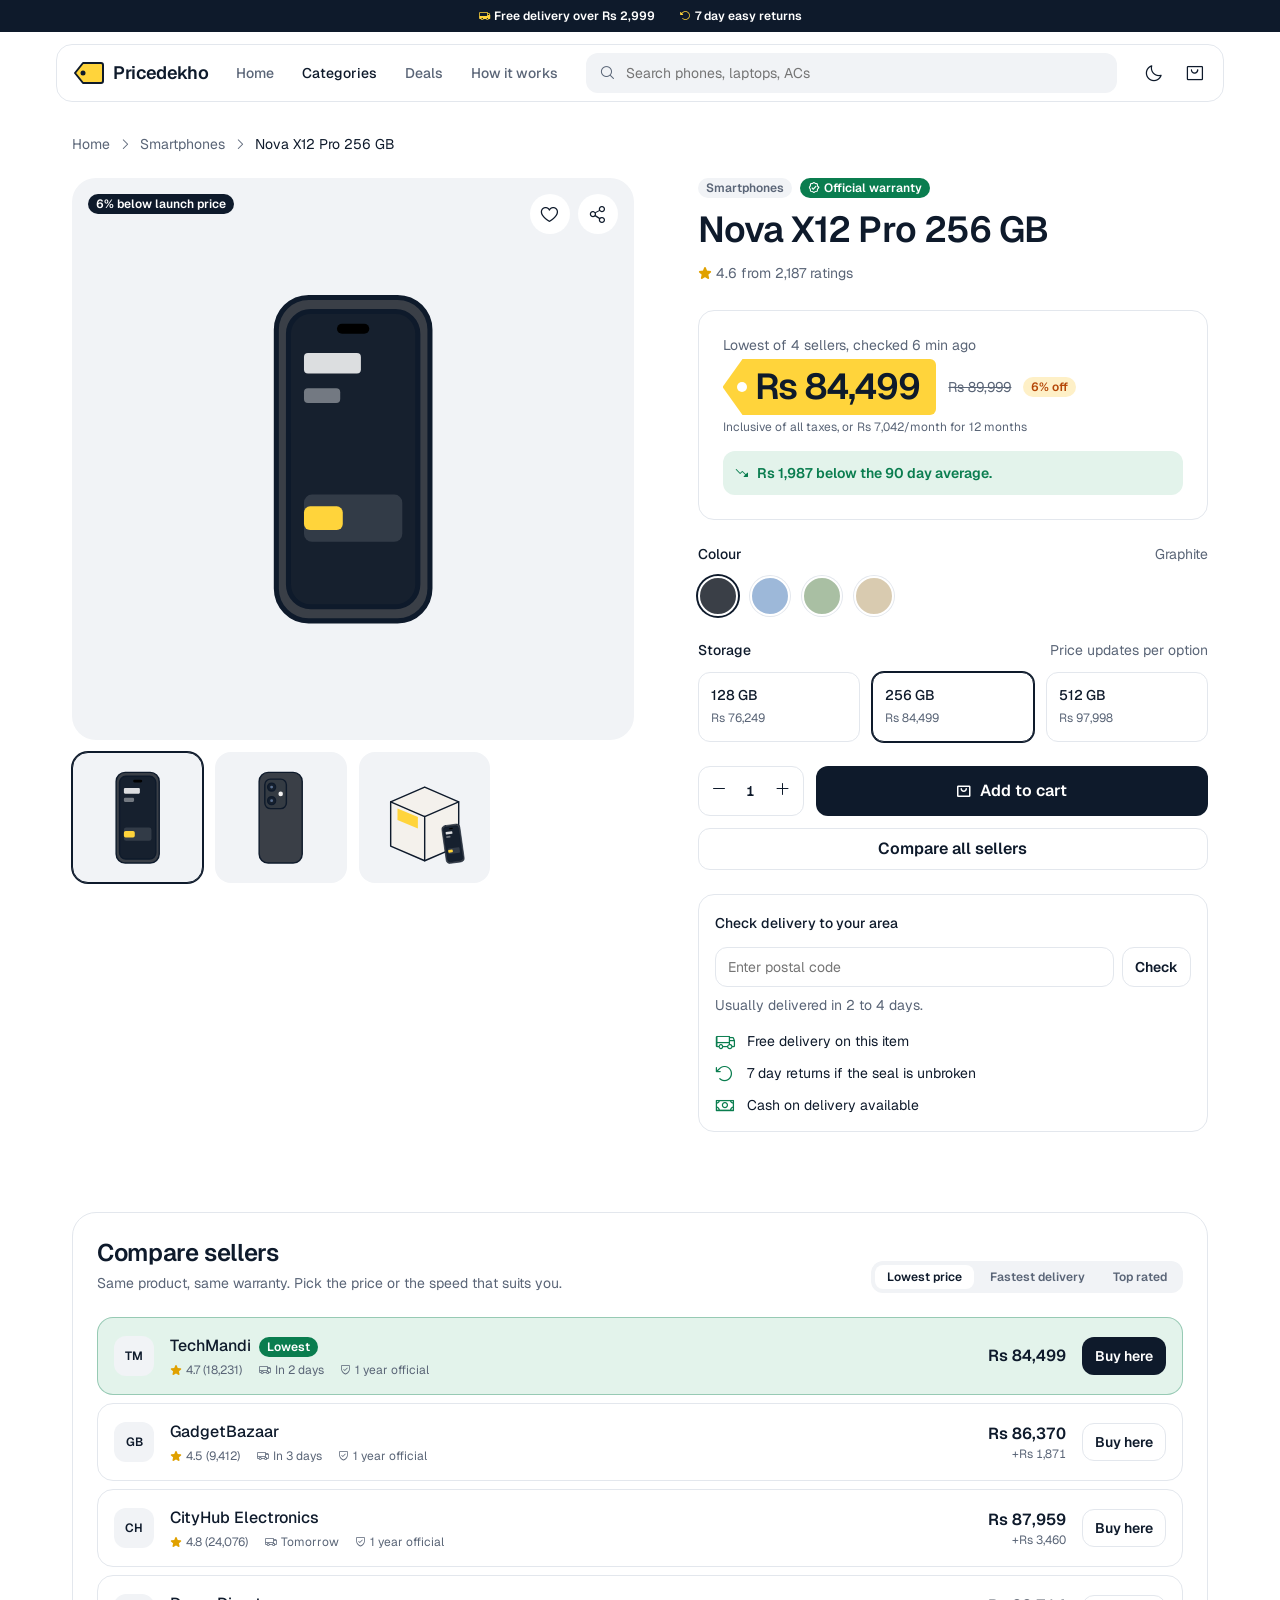
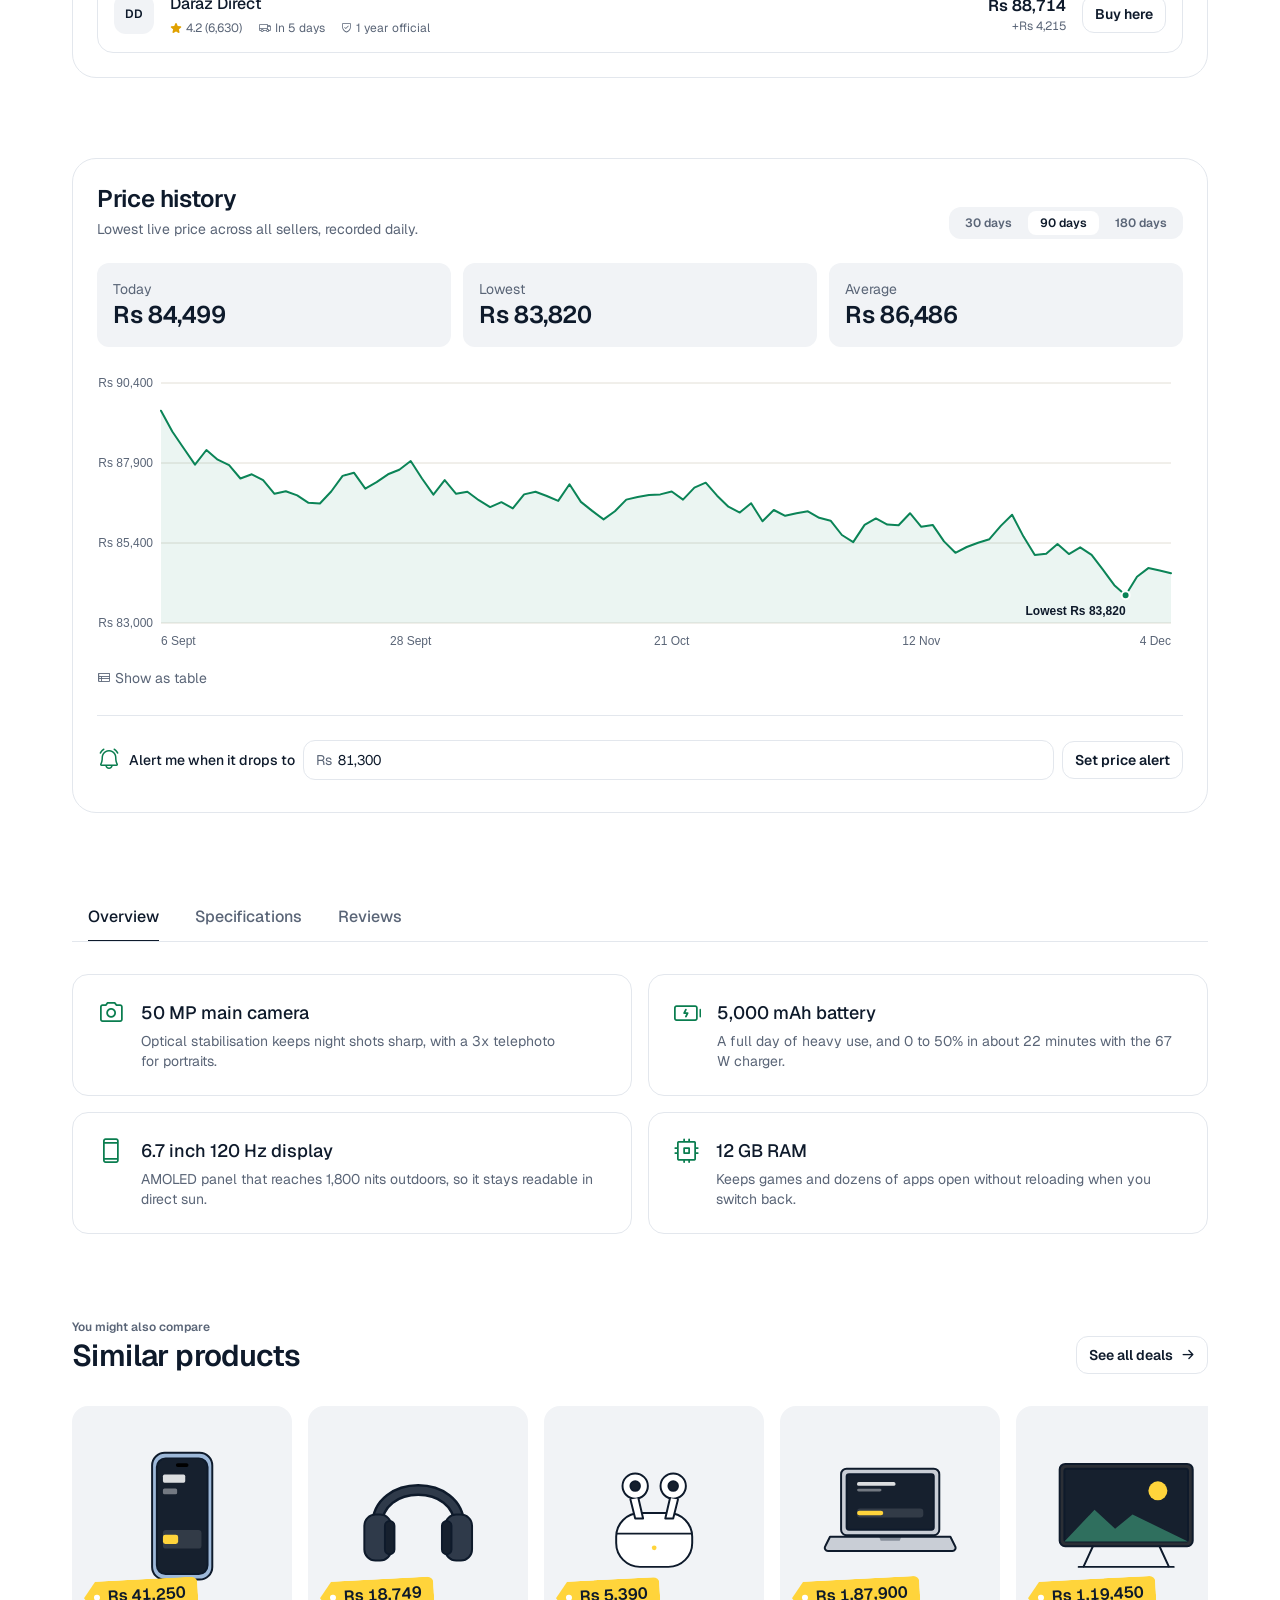
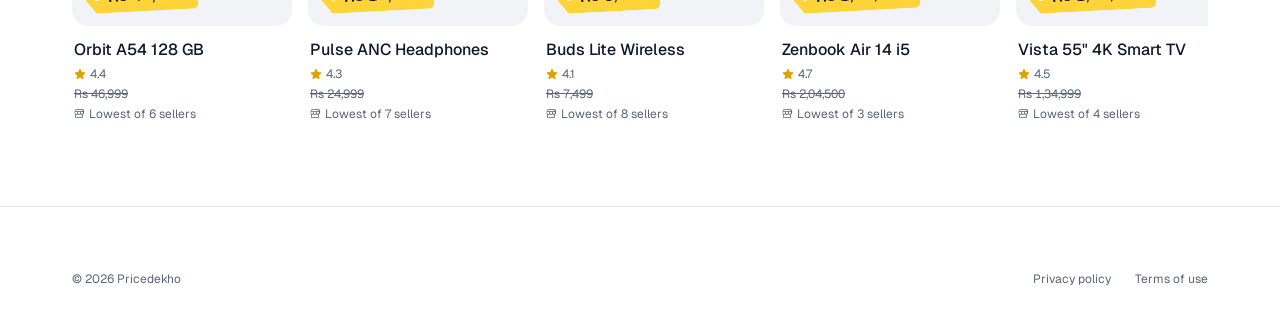
<file: examples/pricedekho-store/product.html>
<!doctype html>
<html lang="en">
<head>
<meta charset="utf-8">
<meta name="viewport" content="width=device-width, initial-scale=1">
<title>Nova X12 Pro 256 GB · Compare prices · Pricedekho</title>
<meta name="description" content="Compare the Nova X12 Pro price across verified sellers, see 180 days of price history and buy at the lowest price.">
<meta property="og:title" content="Nova X12 Pro · Compare prices on Pricedekho">
<meta property="og:description" content="Lowest live price, seller comparison and price history in one place.">
<meta property="og:image" content="og-image.png">
<meta name="twitter:card" content="summary_large_image">
<link rel="icon" href="data:image/svg+xml,%3Csvg xmlns='http://www.w3.org/2000/svg' viewBox='0 0 32 32'%3E%3Cpath d='M11 5h18a2 2 0 0 1 2 2v18a2 2 0 0 1-2 2H11L2 16z' fill='%23FFD43B' stroke='%230E1A2B' stroke-width='2.5' stroke-linejoin='round'/%3E%3Ccircle cx='11' cy='16' r='3' fill='%230E1A2B'/%3E%3C/svg%3E">
<link rel="preload" href="assets/fonts/geist.woff2" as="font" type="font/woff2" crossorigin>
<link rel="stylesheet" href="assets/regular/style.css">
<link rel="stylesheet" href="assets/bold/style.css">
<link rel="stylesheet" href="assets/fill/style.css">
<link rel="stylesheet" href="styles.css">
<style>
/* chart line colors, validated for each theme surface */
:root{--chart:#0B8457;--grid:#E2DFD6}
@media (prefers-color-scheme:dark){:root:not([data-theme="light"]){--chart:#2FA676;--grid:#313131}}
:root[data-theme="dark"]{--chart:#2FA676;--grid:#313131}

.crumbs{display:flex;gap:var(--s-75);align-items:center;flex-wrap:wrap;padding:var(--s-400) 0 var(--s-300);color:var(--text-2)}
.crumbs a{transition:color .3s var(--ease)}
.crumbs a:hover{color:var(--text)}
.crumbs [aria-current]{color:var(--text)}

.pdp{display:grid;gap:var(--s-500);align-items:start}
@media (min-width:960px){.pdp{grid-template-columns:1.1fr 1fr;gap:var(--s-700)}}

/* gallery */
.gallery{display:grid;gap:var(--s-100)}
@media (min-width:960px){.gallery{position:sticky;top:104px}}
.stage{position:relative;aspect-ratio:1/1;border-radius:var(--r-3xl);display:grid;place-items:center;overflow:hidden;background:var(--surface-2)}
.stage-art{width:72%;height:72%;transition:opacity .3s var(--ease),transform .5s var(--ease)}
.stage-art svg{width:100%;height:100%}
.stage-art.swap{opacity:0;transform:scale(.96)}
.stage .tag{position:absolute;top:var(--s-200);left:var(--s-200)}
.stage .stage-actions{position:absolute;top:var(--s-200);right:var(--s-200);display:flex;gap:var(--s-75)}
.stage .stage-actions .icon-btn{background:var(--surface)}
.thumbs{display:grid;grid-template-columns:repeat(4,1fr);gap:var(--s-100)}
@media (max-width:767px){.stage{aspect-ratio:4/3}.thumbs{grid-template-columns:repeat(4,64px)}.thumb{font-size:28px;border-radius:var(--r-xl)}.crumbs{padding:var(--s-200) 0}}
.thumb{aspect-ratio:1/1;border-radius:var(--r-2xl);border:1px solid transparent;display:grid;place-items:center;cursor:pointer;background:var(--surface-2);padding:var(--s-75);
  transition:border-color .3s var(--ease),transform .5s var(--ease)}
.thumb:hover{transform:translateY(-2px)}
.thumb[aria-pressed="true"]{border-color:var(--text);box-shadow:0 0 0 1px var(--text)}

/* buy box */
.brand-line{display:flex;align-items:center;gap:var(--s-75);flex-wrap:wrap}
.pdp h1{margin:var(--s-100) 0}
@media (max-width:767px){.pdp h1{font-size:1.875rem;line-height:2.25rem}}
.rating-link{display:inline-flex;align-items:center;gap:var(--s-50);color:var(--text-2);transition:color .3s var(--ease)}
.rating-link:hover{color:var(--text)}
.rating-link i{color:#E0A100}
.price-box{margin-top:var(--s-300);padding:var(--s-300);border-radius:var(--r-2xl);background:var(--surface);border:1px solid var(--line)}
.price-main{display:flex;align-items:center;gap:var(--s-100);flex-wrap:wrap;margin-top:var(--s-50)}
.verdict{display:flex;align-items:center;gap:var(--s-75);margin-top:var(--s-200);padding:var(--s-100);border-radius:var(--r-xl);background:var(--brand-soft);color:var(--brand)}

.opt{margin-top:var(--s-300)}
.opt-head{display:flex;justify-content:space-between;margin-bottom:var(--s-100)}
.swatches{display:flex;gap:var(--s-100)}
.swatch{width:40px;height:40px;border-radius:var(--r-full);border:2px solid var(--bg);box-shadow:0 0 0 1px var(--line);cursor:pointer;transition:box-shadow .3s var(--ease),transform .5s var(--ease)}
.swatch:hover{transform:scale(1.06)}
.swatch[aria-pressed="true"]{box-shadow:0 0 0 2px var(--text)}
.sizes{display:grid;grid-template-columns:repeat(3,1fr);gap:var(--s-100)}
.size{padding:var(--s-100);border-radius:var(--r-xl);border:1px solid var(--line);background:var(--surface);cursor:pointer;text-align:left;
  transition:border-color .3s var(--ease),transform .5s var(--ease)}
.size:hover{border-color:var(--text-2)}
.size:active{transform:scale(.98)}
.size[aria-pressed="true"]{border-color:var(--text);box-shadow:0 0 0 1px var(--text)}
.size[disabled]{opacity:.45;cursor:not-allowed}

.buy-row{display:flex;gap:var(--s-100);margin-top:var(--s-300)}
.buy-row .btn{flex:1}
.qty-lg{display:inline-flex;align-items:center;border:1px solid var(--line);border-radius:var(--r-xl);background:var(--surface)}
.qty-lg button{width:40px;height:44px;border:0;background:transparent;cursor:pointer;border-radius:var(--r-lg);transition:background-color .3s var(--ease)}
.qty-lg button:hover{background:var(--surface-2)}
.qty-lg span{min-width:24px;text-align:center}

.ship{margin-top:var(--s-300);padding:var(--s-200);border-radius:var(--r-2xl);border:1px solid var(--line)}
.ship form{display:flex;gap:var(--s-75);margin-top:var(--s-100)}
.ship input{flex:1;min-width:0;height:40px;padding:0 var(--s-100);border-radius:var(--r-xl);border:1px solid var(--line);background:var(--surface)}
.ship input[aria-invalid="true"]{border-color:var(--danger)}
.ship-msg{margin-top:var(--s-75);min-height:20px}
.ship-msg.err{color:var(--danger)}
.perks{display:grid;gap:var(--s-100);margin-top:var(--s-200)}
.perk{display:flex;gap:var(--s-100);align-items:center}
.perk i{font-size:20px;color:var(--brand)}

/* sellers table */
.panel{background:var(--surface);border:1px solid var(--line);border-radius:var(--r-3xl);padding:var(--s-300)}
@media (max-width:767px){.panel{padding:var(--s-200)}}
.panel-head{display:flex;justify-content:space-between;align-items:flex-end;gap:var(--s-200);flex-wrap:wrap;margin-bottom:var(--s-300)}
.seg{display:inline-flex;padding:var(--s-50);gap:var(--s-50);border-radius:var(--r-xl);background:var(--surface-2)}
.seg button{padding:var(--s-50) var(--s-100);border:0;border-radius:var(--r-lg);background:transparent;cursor:pointer;color:var(--text-2);transition:background-color .3s var(--ease),color .3s var(--ease)}
.seg button[aria-pressed="true"]{background:var(--surface);color:var(--text)}
.offers{display:grid;gap:var(--s-75)}
.offer{display:grid;grid-template-columns:auto 1fr auto;gap:var(--s-200);align-items:center;padding:var(--s-200);border-radius:var(--r-2xl);border:1px solid var(--line);
  transition:border-color .3s var(--ease),background-color .3s var(--ease)}
.offer:hover{border-color:var(--text-2)}
.offer.best{background:var(--brand-soft);border-color:color-mix(in srgb,var(--brand) 35%,transparent)}
.offer .seller-logo{width:40px;height:40px;border-radius:var(--r-xl)}
.offer-meta{display:flex;gap:var(--s-200);flex-wrap:wrap;color:var(--text-2);margin-top:var(--s-50)}
.offer-meta span{display:inline-flex;gap:var(--s-50);align-items:center}
.offer-buy{display:flex;align-items:center;gap:var(--s-200)}
.offer-buy .price{text-align:right}
@media (max-width:640px){
  .offer{grid-template-columns:auto 1fr}
  .offer-buy{grid-column:1/-1;justify-content:space-between}
  .offer-buy .price{text-align:left}
}

/* price history */
.stats{display:grid;grid-template-columns:repeat(3,1fr);gap:var(--s-100);margin-bottom:var(--s-300)}
.stat{padding:var(--s-200);border-radius:var(--r-xl);background:var(--surface-2)}
@media (max-width:640px){.stat .heading-5{font-size:1.125rem;line-height:1.75rem}}
.chart-wrap{position:relative;touch-action:pan-y}
.chart-wrap svg{display:block;width:100%;height:280px;overflow:visible}
.chart-wrap .grid-line{stroke:var(--grid);stroke-width:1}
.chart-wrap .axis{fill:var(--text-2);font-size:12px;font-family:Manrope,sans-serif}
.chart-wrap .line{fill:none;stroke:var(--chart);stroke-width:2;stroke-linejoin:round;stroke-linecap:round}
.chart-wrap .area{fill:var(--chart);opacity:.08}
.chart-wrap .xhair{stroke:var(--text-2);stroke-width:1;stroke-dasharray:3 3;opacity:0;transition:opacity .2s var(--ease)}
.chart-wrap .dot{fill:var(--chart);stroke:var(--surface);stroke-width:2;opacity:0;transition:opacity .2s var(--ease)}
.chart-wrap .low-dot{fill:var(--chart);stroke:var(--surface);stroke-width:2}
.chart-wrap.hover .xhair,.chart-wrap.hover .dot{opacity:1}
.tip{position:absolute;top:0;pointer-events:none;background:var(--surface);border:1px solid var(--line);border-radius:var(--r-lg);padding:var(--s-75) var(--s-100);
  box-shadow:0 8px 24px rgba(0,0,0,.08);opacity:0;transform:translateY(4px);transition:opacity .2s var(--ease),transform .3s var(--ease);white-space:nowrap}
.chart-wrap.hover .tip{opacity:1;transform:none}
.tip-key{display:inline-block;width:12px;height:2px;background:var(--chart);vertical-align:middle;margin-right:var(--s-50)}
.chart-table{margin-top:var(--s-200)}
.chart-table summary{cursor:pointer;color:var(--text-2);display:inline-flex;gap:var(--s-50);align-items:center}
.chart-table table{width:100%;border-collapse:collapse;margin-top:var(--s-100)}
.chart-table th,.chart-table td{text-align:left;padding:var(--s-75) 0;border-bottom:1px solid var(--line)}
.chart-table td:last-child,.chart-table th:last-child{text-align:right}

.alert-form{display:flex;gap:var(--s-75);flex-wrap:wrap;margin-top:var(--s-300);padding-top:var(--s-300);border-top:1px solid var(--line);align-items:center}
.alert-form .field{display:flex;align-items:center;gap:var(--s-50);height:40px;padding:0 var(--s-100);border:1px solid var(--line);border-radius:var(--r-xl);background:var(--surface);flex:1;min-width:180px}
.alert-form .field input{border:0;background:transparent;outline:none;width:100%}
.alert-form .field:focus-within{outline:2px solid var(--focus);outline-offset:2px}

/* tabs */
.tabs{display:flex;gap:var(--s-50);border-bottom:1px solid var(--line);margin-bottom:var(--s-400);overflow-x:auto;scrollbar-width:none}
.tabs::-webkit-scrollbar{display:none}
.tab{position:relative;padding:var(--s-100) var(--s-200);border:0;background:transparent;cursor:pointer;color:var(--text-2);white-space:nowrap;transition:color .3s var(--ease)}
.tab:hover{color:var(--text)}
.tab[aria-selected="true"]{color:var(--text)}
.tab::after{content:"";position:absolute;left:var(--s-200);right:var(--s-200);bottom:-1px;height:2px;background:var(--text);transform:scaleX(0);transition:transform .5s var(--ease)}
.tab[aria-selected="true"]::after{transform:scaleX(1)}
.tabpanel[hidden]{display:none}
.highlights{display:grid;gap:var(--s-200)}
@media (min-width:768px){.highlights{grid-template-columns:repeat(2,1fr)}}
.hl{display:flex;gap:var(--s-200);padding:var(--s-300);border-radius:var(--r-2xl);background:var(--surface);border:1px solid var(--line)}
.hl i{font-size:28px;color:var(--brand);flex:none}
.hl p{margin-top:var(--s-50)}
.specs{width:100%;border-collapse:collapse}
.specs th{width:36%;text-align:left;vertical-align:top;color:var(--text-2);font-weight:500}
.specs th,.specs td{padding:var(--s-200) 0;border-bottom:1px solid var(--line)}
.specs tr.group th{padding-top:var(--s-400);color:var(--text);border-bottom:0}

.rev-grid{display:grid;gap:var(--s-500)}
@media (min-width:960px){.rev-grid{grid-template-columns:320px 1fr}}
.dist{display:grid;gap:var(--s-75);margin-top:var(--s-300)}
.dist-row{display:grid;grid-template-columns:32px 1fr 48px;gap:var(--s-100);align-items:center}
.dist-bar{height:8px;border-radius:var(--r-full);background:var(--surface-2);overflow:hidden}
.dist-bar div{height:100%;background:var(--text);border-radius:var(--r-full);transform-origin:left}
.rev{padding:var(--s-300) 0;border-bottom:1px solid var(--line)}
.rev:first-child{padding-top:0}
.rev-top{display:flex;justify-content:space-between;gap:var(--s-200);flex-wrap:wrap}
.rev .stars{color:#E0A100;display:flex;gap:var(--s-25)}
.rev h4{margin:var(--s-100) 0 var(--s-50)}
.verified{display:inline-flex;gap:var(--s-50);align-items:center;color:var(--brand)}
.helpful{margin-top:var(--s-200)}

.rail{display:grid;grid-auto-flow:column;grid-auto-columns:minmax(220px,1fr);gap:var(--s-200);overflow-x:auto;scrollbar-width:none;padding-bottom:var(--s-50)}
.rail::-webkit-scrollbar{display:none}

/* sticky mobile buy bar */
.buybar{position:fixed;left:0;right:0;bottom:0;z-index:30;display:flex;align-items:center;gap:var(--s-200);padding:var(--s-100) var(--s-200);
  background:var(--nav);backdrop-filter:blur(16px);-webkit-backdrop-filter:blur(16px);border-top:1px solid var(--line);
  transform:translateY(100%);transition:transform .5s var(--ease)}
.buybar.on{transform:none}
.buybar .btn{margin-left:auto}
@media (min-width:960px){.buybar{display:none}}
@media (max-width:959px){body{padding-bottom:72px}}
</style>
</head>
<body>
<a class="skip button-sm" href="#main">Skip to content</a>
<div class="announce caption-3">
  <span><i class="ph-fill ph-truck"></i>Free delivery over Rs 2,999</span>
  <span><i class="ph-fill ph-arrow-counter-clockwise"></i>7 day easy returns</span>
</div>

<div class="nav-shell">
  <nav class="nav" aria-label="Primary">
    <a href="index.html" class="logo" aria-label="Pricedekho home"><span class="logo-mark"><svg viewBox="0 0 32 24" aria-hidden="true"><path d="M10 2h18a2 2 0 0 1 2 2v16a2 2 0 0 1-2 2H10L2 12z" fill="#FFD43B" stroke="currentColor" stroke-width="2" stroke-linejoin="round"/><circle cx="10" cy="12" r="2.5" fill="currentColor"/></svg></span>Pricedekho</a>
    <div class="nav-links title-4">
      <a href="index.html">Home</a>
      <a href="index.html#categories" aria-current="page">Categories</a>
      <a href="index.html#deals">Deals</a>
      <a href="index.html#how">How it works</a>
    </div>
    <form class="search" role="search" action="index.html">
      <i class="ph ph-magnifying-glass muted"></i>
      <label for="q" class="sr">Search products</label>
      <input id="q" name="q" type="search" placeholder="Search phones, laptops, ACs" class="body-6" autocomplete="off">
    </form>
    <div class="nav-actions">
      <button class="icon-btn" id="themeBtn" aria-label="Switch color theme"><i class="ph ph-moon"></i></button>
      <button class="icon-btn" id="cartBtn" aria-label="Open cart"><i class="ph ph-shopping-bag"></i><span class="badge-count" id="cartCount">0</span></button>
    </div>
  </nav>
</div>

<main id="main" class="wrap">
  <nav class="crumbs caption-2" aria-label="Breadcrumb">
    <a href="index.html">Home</a><i class="ph ph-caret-right"></i>
    <a href="index.html#categories" id="crumbCat">Smartphones</a><i class="ph ph-caret-right"></i>
    <span aria-current="page" id="crumbName">Nova X12 Pro</span>
  </nav>

  <!-- ===== Product hero ===== -->
  <div class="pdp">
    <div class="gallery" aria-label="Product images">
      <div class="stage" id="stage">
        <span class="tag ink caption-3" id="stageTag">Lowest price in 90 days</span>
        <div class="stage-actions">
          <button class="icon-btn" id="wishBtn" aria-pressed="false" aria-label="Save to wishlist"><i class="ph ph-heart"></i></button>
          <button class="icon-btn" id="shareBtn" aria-label="Copy link to this product"><i class="ph ph-share-network"></i></button>
        </div>
        <div class="stage-art" id="stageArt"></div>
      </div>
      <div class="thumbs" id="thumbs"></div>
    </div>

    <div>
      <div class="brand-line">
        <span class="tag soft caption-3" id="catTag">Smartphones</span>
        <span class="tag caption-3"><i class="ph-bold ph-seal-check"></i> Official warranty</span>
      </div>
      <h1 class="heading-3" id="pName">Nova X12 Pro</h1>
      <a href="#reviews" class="rating-link body-6" id="ratingLink"><i class="ph-fill ph-star"></i><span></span></a>

      <div class="price-box">
        <p class="caption-2 muted" id="sellerCount">Lowest of 4 sellers, checked 6 min ago</p>
        <div class="price-main">
          <span class="ptag lg" id="pPrice">Rs 84,499</span>
          <span class="body-6 strike mono" id="pMrp">Rs 89,999</span>
          <span class="tag warm caption-3" id="pOff">6% off</span>
        </div>
        <p class="caption-5 muted" style="margin-top:var(--s-50)">Inclusive of all taxes, or Rs <span id="emi" class="mono"></span>/month for 12 months</p>
        <div class="verdict body-4" id="verdict"><i class="ph-fill ph-trend-down"></i><span></span></div>
      </div>

      <div class="opt">
        <div class="opt-head"><span class="title-4">Colour</span><span class="caption-2 muted" id="colorName">Graphite</span></div>
        <div class="swatches" id="swatches" role="group" aria-label="Colour"></div>
      </div>
      <div class="opt">
        <div class="opt-head"><span class="title-4">Storage</span><span class="caption-2 muted">Price updates per option</span></div>
        <div class="sizes" id="sizes" role="group" aria-label="Storage"></div>
      </div>

      <div class="buy-row" id="buyRow">
        <div class="qty-lg" role="group" aria-label="Quantity">
          <button id="qMinus" aria-label="Decrease quantity"><i class="ph ph-minus"></i></button>
          <span class="body-4 mono" id="qVal">1</span>
          <button id="qPlus" aria-label="Increase quantity"><i class="ph ph-plus"></i></button>
        </div>
        <button class="btn btn-primary btn-lg button-md" id="addBtn"><i class="ph-bold ph-shopping-bag"></i>Add to cart</button>
      </div>
      <a href="#sellers" class="btn btn-ghost button-md" style="width:100%;margin-top:var(--s-100)">Compare all sellers</a>

      <div class="ship">
        <label for="pin" class="title-4">Check delivery to your area</label>
        <form id="pinForm" novalidate>
          <input id="pin" inputmode="numeric" maxlength="6" placeholder="Enter postal code" class="body-6" aria-describedby="pinMsg">
          <button class="btn btn-ghost button-sm" type="submit">Check</button>
        </form>
        <p class="ship-msg caption-2 muted" id="pinMsg" role="status">Usually delivered in 2 to 4 days.</p>
        <div class="perks">
          <div class="perk"><i class="ph ph-truck"></i><span class="body-6">Free delivery on this item</span></div>
          <div class="perk"><i class="ph ph-arrow-counter-clockwise"></i><span class="body-6">7 day returns if the seal is unbroken</span></div>
          <div class="perk"><i class="ph ph-money"></i><span class="body-6">Cash on delivery available</span></div>
        </div>
      </div>
    </div>
  </div>

  <!-- ===== Sellers ===== -->
  <section id="sellers" style="padding-bottom:0">
    <div class="panel rise">
      <div class="panel-head">
        <div>
          <h2 class="heading-5">Compare sellers</h2>
          <p class="body-6 muted" style="margin-top:var(--s-50)">Same product, same warranty. Pick the price or the speed that suits you.</p>
        </div>
        <div class="seg caption-3" role="group" aria-label="Sort sellers">
          <button data-sort="price" aria-pressed="true">Lowest price</button>
          <button data-sort="days" aria-pressed="false">Fastest delivery</button>
          <button data-sort="rating" aria-pressed="false">Top rated</button>
        </div>
      </div>
      <div class="offers" id="offers"></div>
    </div>
  </section>

  <!-- ===== Price history ===== -->
  <section id="history" style="padding-bottom:0">
    <div class="panel rise">
      <div class="panel-head">
        <div>
          <h2 class="heading-5">Price history</h2>
          <p class="body-6 muted" style="margin-top:var(--s-50)">Lowest live price across all sellers, recorded daily.</p>
        </div>
        <div class="seg caption-3" role="group" aria-label="Time range">
          <button data-range="30" aria-pressed="false">30 days</button>
          <button data-range="90" aria-pressed="true">90 days</button>
          <button data-range="180" aria-pressed="false">180 days</button>
        </div>
      </div>
      <div class="stats">
        <div class="stat"><p class="caption-2 muted">Today</p><p class="heading-5 mono" id="stNow"></p></div>
        <div class="stat"><p class="caption-2 muted">Lowest</p><p class="heading-5 mono" id="stLow"></p></div>
        <div class="stat"><p class="caption-2 muted">Average</p><p class="heading-5 mono" id="stAvg"></p></div>
      </div>
      <div class="chart-wrap" id="chart" tabindex="0" aria-label="Price history chart. Use left and right arrow keys to read daily prices.">
        <svg id="svg" role="img" aria-labelledby="chartDesc"><desc id="chartDesc"></desc></svg>
        <div class="tip" id="tip"><p class="body-4 mono" id="tipV"></p><p class="caption-5 muted"><span class="tip-key"></span><span id="tipD"></span></p></div>
      </div>
      <details class="chart-table">
        <summary class="caption-2"><i class="ph ph-table"></i>Show as table</summary>
        <table class="body-6"><thead><tr><th class="title-4">Week starting</th><th class="title-4">Lowest price</th></tr></thead><tbody id="tbl"></tbody></table>
      </details>
      <form class="alert-form" id="alertForm" novalidate>
        <i class="ph ph-bell-ringing" style="font-size:24px;color:var(--brand)"></i>
        <label for="target" class="title-4">Alert me when it drops to</label>
        <div class="field"><span class="body-6 muted">Rs</span><input id="target" inputmode="numeric" class="body-6 mono" aria-describedby="alertMsg"></div>
        <button class="btn btn-ghost button-sm" type="submit">Set price alert</button>
        <p class="caption-2" id="alertMsg" role="status" style="flex-basis:100%"></p>
      </form>
    </div>
  </section>

  <!-- ===== Details tabs ===== -->
  <section id="details" style="padding-bottom:0">
    <div class="tabs" role="tablist" aria-label="Product details">
      <button class="tab title-3" role="tab" id="t-ov" aria-controls="p-ov" aria-selected="true">Overview</button>
      <button class="tab title-3" role="tab" id="t-sp" aria-controls="p-sp" aria-selected="false" tabindex="-1">Specifications</button>
      <button class="tab title-3" role="tab" id="t-rv" aria-controls="p-rv" aria-selected="false" tabindex="-1">Reviews</button>
    </div>

    <div class="tabpanel" id="p-ov" role="tabpanel" aria-labelledby="t-ov">
      <div class="highlights">
        <div class="hl"><i class="ph ph-camera"></i><div><h3 class="title-2">50 MP main camera</h3><p class="body-6 muted">Optical stabilisation keeps night shots sharp, with a 3x telephoto for portraits.</p></div></div>
        <div class="hl"><i class="ph ph-battery-charging"></i><div><h3 class="title-2">5,000 mAh battery</h3><p class="body-6 muted">A full day of heavy use, and 0 to 50% in about 22 minutes with the 67 W charger.</p></div></div>
        <div class="hl"><i class="ph ph-device-mobile"></i><div><h3 class="title-2">6.7 inch 120 Hz display</h3><p class="body-6 muted">AMOLED panel that reaches 1,800 nits outdoors, so it stays readable in direct sun.</p></div></div>
        <div class="hl"><i class="ph ph-cpu"></i><div><h3 class="title-2">12 GB RAM</h3><p class="body-6 muted">Keeps games and dozens of apps open without reloading when you switch back.</p></div></div>
      </div>
    </div>

    <div class="tabpanel" id="p-sp" role="tabpanel" aria-labelledby="t-sp" hidden>
      <table class="specs body-6">
        <tr class="group"><th colspan="2" class="title-2">Display</th></tr>
        <tr><th>Size</th><td>6.7 inch AMOLED, 2412 × 1080</td></tr>
        <tr><th>Refresh rate</th><td>120 Hz adaptive</td></tr>
        <tr><th>Peak brightness</th><td>1,800 nits</td></tr>
        <tr class="group"><th colspan="2" class="title-2">Performance</th></tr>
        <tr><th>Memory</th><td>12 GB RAM</td></tr>
        <tr><th>Storage</th><td id="specStorage">256 GB, not expandable</td></tr>
        <tr class="group"><th colspan="2" class="title-2">Camera</th></tr>
        <tr><th>Rear</th><td>50 MP main, 12 MP ultra wide, 10 MP 3x telephoto</td></tr>
        <tr><th>Front</th><td>32 MP</td></tr>
        <tr class="group"><th colspan="2" class="title-2">Battery and build</th></tr>
        <tr><th>Battery</th><td>5,000 mAh, 67 W wired charging</td></tr>
        <tr><th>Weight</th><td>197 g</td></tr>
        <tr><th>In the box</th><td>Phone, USB C cable, 67 W charger, case</td></tr>
      </table>
    </div>

    <div class="tabpanel" id="p-rv" role="tabpanel" aria-labelledby="t-rv" hidden>
      <div class="rev-grid" id="reviews">
        <div>
          <p class="heading-2 mono" id="rvAvg">4.6</p>
          <p class="body-6 muted" id="rvCount" style="margin-top:var(--s-75)"></p>
          <div class="dist" id="dist"></div>
        </div>
        <div id="revList"></div>
      </div>
    </div>
  </section>

  <!-- ===== Similar ===== -->
  <section style="padding-bottom:var(--s-800)">
    <div class="sec-head">
      <div><span class="eyebrow caption-3">You might also compare</span><h2 class="heading-4">Similar products</h2></div>
      <a href="index.html#deals" class="btn btn-ghost button-sm">See all deals <i class="ph-bold ph-arrow-right"></i></a>
    </div>
    <div class="rail" id="similar"></div>
  </section>
</main>

<footer class="site" style="border-top:1px solid var(--line)">
  <div class="wrap">
    <div class="foot-bottom caption-5 muted" style="margin-top:0;border:0;padding-top:0">
      <p>© 2026 Pricedekho</p>
      <nav aria-label="Legal"><a href="privacy.html">Privacy policy</a><a href="terms.html">Terms of use</a></nav>
    </div>
  </div>
</footer>

<!-- Sticky buy bar on small screens -->
<div class="buybar" id="buybar" aria-hidden="true">
  <div><p class="body-1 mono" id="bbPrice"></p><p class="caption-5 muted" id="bbSub"></p></div>
  <button class="btn btn-primary button-md" id="bbAdd" tabindex="-1"><i class="ph-bold ph-shopping-bag"></i>Add to cart</button>
</div>

<div class="scrim" id="scrim"></div>
<aside class="drawer" id="drawer" aria-label="Shopping cart" aria-hidden="true">
  <div class="drawer-head"><h2 class="heading-6">Your cart</h2><button class="icon-btn" id="closeCart" aria-label="Close cart"><i class="ph ph-x"></i></button></div>
  <div class="drawer-body" id="cartBody"></div>
  <div class="drawer-foot" id="cartFoot"></div>
</aside>
<div class="toast body-4" id="toast" role="status"><i class="ph-fill ph-check-circle"></i><span></span></div>

<script src="data.js"></script>
<script src="art.js"></script>
<script>
(() => {
  const $ = s => document.querySelector(s);
  const fmt = n => 'Rs ' + Math.round(n).toLocaleString('en-IN');
  const reduce = matchMedia('(prefers-reduced-motion: reduce)').matches;
  const store = {
    get(k, d){ try { return JSON.parse(localStorage.getItem(k)) ?? d } catch { return d } },
    set(k, v){ try { localStorage.setItem(k, JSON.stringify(v)) } catch {} }
  };
  const {CATS, P, ART} = window;
  const catOf = id => CATS.find(c => c.id === id);

  /* ---------- Which product ---------- */
  const id = +new URLSearchParams(location.search).get('id') || 1;
  const x = P.find(p => p.id === id) || P[0];
  const c = catOf(x.c);

  /* ---------- Variants (sample). delta = price difference from base ---------- */
  const COLORS = [{n:'Graphite',h:'#2B2B2E'},{n:'Glacier blue',h:'#9DB8D9'},{n:'Sage',h:'#A9BFA3'},{n:'Sand',h:'#D9CBB0'}];
  const SIZES = x.c === 'phones'
    ? [{n:'128 GB',d:-8250},{n:'256 GB',d:0},{n:'512 GB',d:13499,out:false}]
    : x.c === 'laptops' ? [{n:'8 GB / 512 GB',d:-21400},{n:'16 GB / 512 GB',d:0},{n:'16 GB / 1 TB',d:17850}]
    : [{n:'Standard',d:0},{n:'With 2 yr cover',d:Math.round(x.p*.06)},{n:'Bundle',d:Math.round(x.p*.11),out:true}];
  let color = 0, size = SIZES.findIndex(s => s.d === 0), qty = 1;

  /* ---------- Sellers (sample) ---------- */
  const SELLERS = [
    {n:'TechMandi', i:'TM',          r:4.7, rc:18231, days:2, w:'1 year official', add:0},
    {n:'GadgetBazaar', i:'GB',       r:4.5, rc:9412,  days:3, w:'1 year official', add:1871},
    {n:'CityHub Electronics', i:'CH',r:4.8, rc:24076, days:1, w:'1 year official', add:3460},
    {n:'Daraz Direct', i:'DD',       r:4.2, rc:6630,  days:5, w:'1 year official', add:4215},
    {n:'MobileWala', i:'MW',         r:4.4, rc:3117,  days:3, w:'6 months seller', add:2390},
    {n:'Shop Point', i:'SP',         r:4.1, rc:1985,  days:4, w:'1 year official', add:5120},
  ].slice(0, Math.min(6, x.s));
  let sellerSort = 'price';
  const unit = () => x.p + SIZES[size].d;

  /* ---------- Header + buy box ---------- */
  document.title = `${x.n} · Compare prices · Pricedekho`;
  $('#crumbCat').textContent = c.name; $('#crumbName').textContent = x.n;
  $('#catTag').textContent = c.name; $('#pName').textContent = x.n;
  $('#ratingLink span').textContent = `${x.r} from ${x.rc.toLocaleString("en-IN")} ratings`;

  /* first swatch is the product's own finish; drop any duplicate of it */
  const dup = COLORS.findIndex(k => k.h.toLowerCase() === x.col.toLowerCase());
  const own = {n: dup >= 0 ? COLORS[dup].n : ({'#3A3F47':'Graphite','#FFFFFF':'White','#C9CED6':'Silver'}[x.col] || 'Original'), h: x.col};
  if (dup >= 0) COLORS.splice(dup, 1);
  COLORS.splice(0, 1, own);
  const VIEWS = x.art === 'phone' ? [{v:'front', l:'Front view'},{v:'back', l:'Back view'},{v:'box', l:'In the box'}]
                                  : [{v:'front', l:'Product view'},{v:'box', l:'In the box'}];
  let view = 0;
  const paintStage = animate => {
    const el = $('#stageArt'), draw = () => { el.innerHTML = ART(x.art, COLORS[color].h, VIEWS[view].v); el.classList.remove('swap') };
    if (animate && !reduce){ el.classList.add('swap'); setTimeout(draw, 180) } else draw();
  };
  const paintThumbs = () => $('#thumbs').innerHTML = VIEWS.map((v,k) =>
    `<button class="thumb" data-v="${k}" aria-pressed="${k===view}" aria-label="${v.l}">${ART(x.art, COLORS[color].h, v.v)}</button>`).join('');
  paintStage(); paintThumbs();
  $('#thumbs').addEventListener('click', e => {
    const b = e.target.closest('.thumb'); if (!b) return;
    view = +b.dataset.v;
    document.querySelectorAll('.thumb').forEach(t => t.setAttribute('aria-pressed', t === b));
    paintStage(true);
  });

  $('#swatches').innerHTML = COLORS.map((s,k) =>
    `<button class="swatch" style="background:${s.h}" data-c="${k}" aria-pressed="${k===0}" aria-label="${s.n}"></button>`).join('');
  $('#colorName').textContent = COLORS[0].n;
  $('#swatches').addEventListener('click', e => {
    const b = e.target.closest('.swatch'); if (!b) return;
    color = +b.dataset.c;
    document.querySelectorAll('.swatch').forEach(s => s.setAttribute('aria-pressed', s === b));
    $('#colorName').textContent = COLORS[color].n;
    paintStage(true); paintThumbs();
  });

  function renderSizes(){
    $('#sizes').innerHTML = SIZES.map((s,k) => `
      <button class="size" data-s="${k}" aria-pressed="${k===size}" ${s.out?'disabled':''}>
        <span class="title-4" style="display:block">${s.n}</span>
        <span class="caption-5 muted mono">${s.out ? 'Out of stock' : fmt(x.p + s.d)}</span>
      </button>`).join('');
  }
  $('#sizes').addEventListener('click', e => {
    const b = e.target.closest('.size'); if (!b || b.disabled) return;
    size = +b.dataset.s; renderSizes(); renderPrice(); renderOffers(); drawChart();
    if ($('#specStorage') && x.c === 'phones') $('#specStorage').textContent = `${SIZES[size].n}, not expandable`;
  });

  function renderPrice(){
    const u = unit(), m = x.m + SIZES[size].d, off = Math.round((m - u) / m * 100);
    $('#pPrice').textContent = fmt(u); $('#pMrp').textContent = fmt(m); $('#pOff').textContent = `${off}% off`;
    $('#emi').textContent = Math.round(u / 12).toLocaleString('en-IN');
    $('#sellerCount').textContent = `Lowest of ${SELLERS.length} sellers, checked 6 min ago`;
    $('#bbPrice').textContent = fmt(u); $('#bbSub').textContent = `${SIZES[size].n}, lowest of ${SELLERS.length}`;
  }

  /* qty */
  const setQty = q => { qty = Math.max(1, Math.min(5, q)); $('#qVal').textContent = qty; $('#qMinus').disabled = qty === 1; $('#qPlus').disabled = qty === 5 };
  $('#qMinus').addEventListener('click', () => setQty(qty - 1));
  $('#qPlus').addEventListener('click', () => setQty(qty + 1));
  setQty(1);

  /* wishlist + share */
  let wish = new Set(store.get('pd_wish', []));
  const syncWish = () => { const on = wish.has(x.id); $('#wishBtn').setAttribute('aria-pressed', on); $('#wishBtn').innerHTML = `<i class="${on?'ph-fill':'ph'} ph-heart" style="${on?'color:var(--danger)':''}"></i>` };
  syncWish();
  $('#wishBtn').addEventListener('click', () => {
    wish.has(x.id) ? wish.delete(x.id) : wish.add(x.id); store.set('pd_wish', [...wish]); syncWish();
    toast(wish.has(x.id) ? 'Saved to wishlist' : 'Removed from wishlist');
  });
  $('#shareBtn').addEventListener('click', async () => {
    try { await navigator.clipboard.writeText(location.href); toast('Link copied') }
    catch { toast('Could not copy the link. Copy it from the address bar instead.') }
  });

  /* delivery check */
  $('#pinForm').addEventListener('submit', e => {
    e.preventDefault();
    const v = $('#pin').value.trim(), ok = /^\d{5,6}$/.test(v), msg = $('#pinMsg');
    $('#pin').setAttribute('aria-invalid', !ok); msg.classList.toggle('err', !ok); msg.classList.toggle('muted', ok);
    if (!v) return msg.textContent = 'Enter a postal code to check delivery.';
    if (!ok) return msg.textContent = 'Postal codes are 5 or 6 digits. Check the number and try again.';
    const best = [...SELLERS].sort((a,b) => a.days - b.days)[0];
    const d = new Date(); d.setDate(d.getDate() + best.days);
    msg.textContent = `Delivers to ${v} by ${d.toLocaleDateString('en-GB',{weekday:'long',day:'numeric',month:'short'})} from ${best.n}.`;
  });

  /* ---------- Offers ---------- */
  function renderOffers(){
    const list = SELLERS.map(s => ({...s, price: unit() + s.add}));
    const low = Math.min(...list.map(s => s.price));
    list.sort({price:(a,b)=>a.price-b.price, days:(a,b)=>a.days-b.days||a.price-b.price, rating:(a,b)=>b.r-a.r}[sellerSort]);
    $('#offers').innerHTML = list.map(s => {
      const best = s.price === low, ini = s.i;
      return `<div class="offer ${best?'best':''}">
        <span class="seller-logo caption-3">${ini}</span>
        <div>
          <p class="title-3">${s.n} ${best ? '<span class="tag caption-3" style="margin-left:var(--s-50)">Lowest</span>' : ''}</p>
          <div class="offer-meta caption-5">
            <span><i class="ph-fill ph-star" style="color:#E0A100"></i>${s.r} (${s.rc.toLocaleString('en-IN')})</span>
            <span><i class="ph ph-truck"></i>${s.days === 1 ? 'Tomorrow' : `In ${s.days} days`}</span>
            <span><i class="ph ph-shield-check"></i>${s.w}</span>
          </div>
        </div>
        <div class="offer-buy">
          <div class="price"><p class="body-1 mono">${fmt(s.price)}</p>${best ? '' : `<p class="caption-5 muted mono">+${fmt(s.price - low)}</p>`}</div>
          <button class="btn ${best?'btn-primary':'btn-ghost'} button-sm" data-seller="${s.n}">Buy here</button>
        </div>
      </div>`;
    }).join('');
  }
  document.querySelector('#sellers .seg').addEventListener('click', e => {
    const b = e.target.closest('button'); if (!b) return;
    sellerSort = b.dataset.sort;
    b.parentElement.querySelectorAll('button').forEach(o => o.setAttribute('aria-pressed', o === b));
    renderOffers();
  });
  $('#offers').addEventListener('click', e => {
    const b = e.target.closest('[data-seller]'); if (b) addToCart(b.dataset.seller);
  });

  /* ---------- Price history (sample, seeded per product) ---------- */
  function series(days){
    let seed = x.id * 9301 + 49297;
    const rnd = () => (seed = (seed * 9301 + 49297) % 233280) / 233280;
    const out = [], today = new Date(); today.setHours(0,0,0,0);
    let v = x.m * 0.985;
    for (let k = 179; k >= 0; k--){
      const t = 1 - k / 179;                      // 0 → 1 over 180 days
      const target = x.m - (x.m - x.p) * Math.pow(t, 1.6);
      v += (target - v) * 0.18 + (rnd() - 0.5) * x.p * 0.012;
      if (k === 0) v = x.p;
      const d = new Date(today); d.setDate(d.getDate() - k);
      out.push({d, v: (k === 0 ? v : Math.round(v / 10) * 10) + SIZES[size].d});
    }
    return out.slice(-days);
  }
  let range = 90, data = [];
  const svg = $('#svg'), NS = 'http://www.w3.org/2000/svg';
  const M = {t:12, r:12, b:28, l:64};
  let sx, sy, W, H;

  function drawChart(){
    data = series(range);
    const vals = data.map(p => p.v), lo = Math.min(...vals), hi = Math.max(...vals);
    const avg = vals.reduce((a,b)=>a+b,0) / vals.length, now = vals[vals.length-1];
    $('#stNow').textContent = fmt(now); $('#stLow').textContent = fmt(lo); $('#stAvg').textContent = fmt(avg);
    const verdictTxt = now <= lo ? `Lowest price in ${range} days. A good time to buy.`
                     : now < avg ? `${fmt(avg - now)} below the ${range} day average.`
                     : `Above the ${range} day average. Set an alert to catch a drop.`;
    $('#verdict span').textContent = verdictTxt;
    $('#verdict i').className = now < avg ? 'ph-fill ph-trend-down' : 'ph-fill ph-bell';
    $('#stageTag').textContent = now <= lo ? `Lowest price in ${range} days` : `${Math.round((x.m-x.p)/x.m*100)}% below launch price`;
    $('#target').value = (Math.floor(lo * 0.97 / 100) * 100).toLocaleString('en-IN');

    W = svg.clientWidth; H = 280;
    const pad = (hi - lo) * 0.15 || x.p * 0.02, y0 = lo - pad, y1 = hi + pad;
    sx = i => M.l + i / (data.length - 1) * (W - M.l - M.r);
    sy = v => M.t + (1 - (v - y0) / (y1 - y0)) * (H - M.t - M.b);
    svg.setAttribute('viewBox', `0 0 ${W} ${H}`);
    svg.querySelectorAll(':not(desc)').forEach(n => n.remove());
    const el = (tag, attrs, parent = svg) => { const n = document.createElementNS(NS, tag); for (const k in attrs) n.setAttribute(k, attrs[k]); parent.appendChild(n); return n };

    // grid + y labels (4 ticks)
    for (let k = 0; k <= 3; k++){
      const v = y0 + (y1 - y0) * k / 3, y = sy(v);
      el('line', {class:'grid-line', x1:M.l, x2:W - M.r, y1:y, y2:y});
      el('text', {class:'axis', x:M.l - 8, y:y + 4, 'text-anchor':'end'}).textContent = 'Rs ' + (Math.round(v/100)*100).toLocaleString('en-IN');
    }
    // x labels
    const ticks = W < 500 ? 3 : 5;
    for (let k = 0; k < ticks; k++){
      const i = Math.round(k * (data.length - 1) / (ticks - 1));
      el('text', {class:'axis', x:sx(i), y:H - 6, 'text-anchor': k===0?'start':k===ticks-1?'end':'middle'})
        .textContent = data[i].d.toLocaleDateString('en-GB',{day:'numeric',month:'short'});
    }
    const pts = data.map((p,i) => `${sx(i).toFixed(1)},${sy(p.v).toFixed(1)}`);
    el('path', {class:'area', d:`M${pts[0]} L${pts.join(' L')} L${sx(data.length-1)},${H-M.b} L${sx(0)},${H-M.b} Z`});
    el('path', {class:'line', d:`M${pts.join(' L')}`});
    // label the lowest point directly
    const li = vals.indexOf(lo);
    el('circle', {class:'low-dot', cx:sx(li), cy:sy(lo), r:4});
    const lt = el('text', {class:'axis', x:sx(li), y:sy(lo) + 20, 'text-anchor': li > data.length*0.8 ? 'end' : li < data.length*0.2 ? 'start' : 'middle'});
    lt.textContent = `Lowest ${fmt(lo)}`; lt.style.fill = 'var(--text)'; lt.style.fontWeight = 600;
    // hover layer
    el('line', {class:'xhair', id:'xh', y1:M.t, y2:H - M.b});
    el('circle', {class:'dot', id:'hd', r:5});

    $('#chartDesc').textContent = `Lowest price over the last ${range} days, from ${fmt(vals[0])} to ${fmt(now)}. Lowest ${fmt(lo)}.`;
    // table view, weekly
    const tb = $('#tbl'); tb.textContent = '';
    for (let i = 0; i < data.length; i += 7){
      const wk = data.slice(i, i+7), tr = document.createElement('tr');
      const a = document.createElement('td'), b = document.createElement('td');
      a.textContent = wk[0].d.toLocaleDateString('en-GB',{day:'numeric',month:'short',year:'numeric'});
      b.textContent = fmt(Math.min(...wk.map(p=>p.v))); b.className = 'mono';
      tr.append(a, b); tb.appendChild(tr);
    }
  }
  let hi = -1;
  function showAt(i){
    hi = Math.max(0, Math.min(data.length - 1, i));
    const p = data[hi], X = sx(hi), Y = sy(p.v);
    $('#xh').setAttribute('x1', X); $('#xh').setAttribute('x2', X);
    $('#hd').setAttribute('cx', X); $('#hd').setAttribute('cy', Y);
    $('#tipV').textContent = fmt(p.v);
    $('#tipD').textContent = p.d.toLocaleDateString('en-GB',{weekday:'short',day:'numeric',month:'short'});
    const tip = $('#tip'), tw = tip.offsetWidth;
    tip.style.left = Math.min(W - tw, Math.max(0, X - tw/2)) + 'px';
    tip.style.top = Math.max(0, Y - 64) + 'px';
    $('#chart').classList.add('hover');
  }
  const wrap = $('#chart');
  wrap.addEventListener('pointermove', e => {
    const r = svg.getBoundingClientRect(), px = e.clientX - r.left;
    showAt(Math.round((px - M.l) / (W - M.l - M.r) * (data.length - 1)));
  });
  wrap.addEventListener('pointerleave', () => wrap.classList.remove('hover'));
  wrap.addEventListener('focus', () => showAt(data.length - 1));
  wrap.addEventListener('blur', () => wrap.classList.remove('hover'));
  wrap.addEventListener('keydown', e => {
    if (e.key === 'ArrowLeft'){ e.preventDefault(); showAt(hi - 1) }
    if (e.key === 'ArrowRight'){ e.preventDefault(); showAt(hi + 1) }
  });
  document.querySelector('#history .seg').addEventListener('click', e => {
    const b = e.target.closest('button'); if (!b) return;
    range = +b.dataset.range;
    b.parentElement.querySelectorAll('button').forEach(o => o.setAttribute('aria-pressed', o === b));
    drawChart();
  });
  let rt; addEventListener('resize', () => { clearTimeout(rt); rt = setTimeout(drawChart, 150) });

  /* price alert */
  $('#alertForm').addEventListener('submit', e => {
    e.preventDefault();
    const raw = $('#target').value.replace(/[^\d]/g, ''), v = +raw, msg = $('#alertMsg');
    const bad = !raw ? 'Enter the price you want to pay.'
              : v >= unit() ? `Pick a price below today's ${fmt(unit())}.`
              : v < unit() * 0.5 ? 'That is less than half the current price. Try a higher target.' : '';
    msg.style.color = bad ? 'var(--danger)' : 'var(--brand)';
    $('#target').parentElement.style.borderColor = bad ? 'var(--danger)' : '';
    msg.textContent = bad || `Alert set. We will notify you when ${x.n} drops to ${fmt(v)} or less.`;
  });

  /* ---------- Tabs ---------- */
  const tabs = [...document.querySelectorAll('.tab')];
  function selectTab(t, focus){
    tabs.forEach(o => { const on = o === t; o.setAttribute('aria-selected', on); o.tabIndex = on ? 0 : -1; $('#' + o.getAttribute('aria-controls')).hidden = !on });
    if (focus) t.focus();
  }
  tabs.forEach((t,k) => {
    t.addEventListener('click', () => selectTab(t));
    t.addEventListener('keydown', e => {
      if (e.key === 'ArrowRight') selectTab(tabs[(k+1) % tabs.length], true);
      if (e.key === 'ArrowLeft')  selectTab(tabs[(k-1+tabs.length) % tabs.length], true);
    });
  });
  $('#ratingLink').addEventListener('click', e => { e.preventDefault(); selectTab($('#t-rv')); $('#details').scrollIntoView({behavior: reduce?'auto':'smooth'}) });

  /* ---------- Reviews (sample) ---------- */
  const share = [0.71, 0.17, 0.06, 0.02, 0.04];
  $('#rvAvg').textContent = x.r;
  $('#rvCount').textContent = `Based on ${x.rc.toLocaleString('en-IN')} verified ratings`;
  $('#dist').innerHTML = share.map((s,k) => `
    <div class="dist-row caption-5"><span>${5-k} <i class="ph-fill ph-star" style="color:#E0A100"></i></span>
      <div class="dist-bar" role="img" aria-label="${5-k} stars: ${Math.round(s*100)}%"><div style="transform:scaleX(${s})"></div></div>
      <span class="muted mono" style="text-align:right">${Math.round(s*100)}%</span></div>`).join('');
  const REVS = [
    {s:5, t:'Battery easily lasts a full day', b:'I use it for navigation and calls most of the day and still finish around 30%. Charging from flat takes under an hour.', a:'Hamza Nadeem', d:'12 Oct 2026', h:41},
    {s:4, t:'Great screen, camera is slow indoors', b:'The display is bright enough to read in afternoon sun. Indoor photos take a second to process, which caught me out a few times.', a:'Sana Khalid', d:'27 Sep 2026', h:18},
    {s:5, t:'Saved Rs 3,700 by comparing here', b:'Same sealed box with official warranty, just cheaper from TechMandi. Arrived in two days.', a:'Ali Raza', d:'3 Sep 2026', h:63},
  ];
  $('#revList').innerHTML = REVS.map((r,k) => `
    <article class="rev">
      <div class="rev-top"><div class="stars" aria-label="${r.s} out of 5">${'<i class="ph-fill ph-star"></i>'.repeat(r.s)}${'<i class="ph ph-star"></i>'.repeat(5-r.s)}</div><span class="caption-5 muted">${r.d}</span></div>
      <h4 class="title-3">${r.t}</h4>
      <p class="body-6 muted">${r.b}</p>
      <p class="caption-5" style="margin-top:var(--s-100)">${r.a} · <span class="verified"><i class="ph-fill ph-seal-check"></i>Verified purchase</span></p>
      <button class="btn btn-ghost button-sm helpful" data-help="${k}" aria-pressed="false"><i class="ph ph-thumbs-up"></i>Helpful (<span class="mono">${r.h}</span>)</button>
    </article>`).join('');
  $('#revList').addEventListener('click', e => {
    const b = e.target.closest('[data-help]'); if (!b) return;
    const on = b.getAttribute('aria-pressed') !== 'true', r = REVS[+b.dataset.help];
    b.setAttribute('aria-pressed', on); b.querySelector('span').textContent = r.h + (on ? 1 : 0);
    b.querySelector('i').className = on ? 'ph-fill ph-thumbs-up' : 'ph ph-thumbs-up';
  });

  /* ---------- Similar ---------- */
  const sim = P.filter(p => p.id !== x.id).sort((a,b) => (b.c===x.c) - (a.c===x.c) || b.pop - a.pop).slice(0, 6);
  $('#similar').innerHTML = sim.map(p => { const cc = catOf(p.c); return `
    <article class="card">
      <a class="card-media" href="product.html?id=${p.id}" aria-label="${p.n}">${ART(p.art, p.col)}<span class="ptag body-1">${fmt(p.p)}</span></a>
      <div class="card-body">
        <h3 class="title-3"><a href="product.html?id=${p.id}" class="card-link">${p.n}</a></h3>
        <div class="rating caption-5"><i class="ph-fill ph-star"></i>${p.r}</div>
        <div class="price-row caption-5"><span class="strike mono">${fmt(p.m)}</span></div>
        <div class="sellers-note caption-5"><i class="ph ph-storefront"></i>Lowest of ${p.s} sellers</div>
      </div>
    </article>`}).join('');

  /* ---------- Cart (shared storage with home page) ---------- */
  let cart = store.get('pd_cart', {});
  const count = () => Object.values(cart).reduce((a,b)=>a+b,0);
  const badge = () => { $('#cartCount').textContent = count(); $('#cartCount').classList.toggle('on', count() > 0) };
  function addToCart(seller){
    cart[x.id] = (cart[x.id] || 0) + qty; store.set('pd_cart', cart); badge();
    toast(`${qty} × ${x.n} (${SIZES[size].n}, ${COLORS[color].n}) added${seller ? ` from ${seller}` : ''}`);
    const btn = $('#addBtn'); btn.innerHTML = '<i class="ph-bold ph-check"></i>In cart'; btn.style.background = 'var(--text)'; btn.style.color = 'var(--bg)';
    setTimeout(() => { btn.innerHTML = '<i class="ph-bold ph-shopping-bag"></i>Add to cart'; btn.style.background = ''; btn.style.color = '' }, 1800);
  }
  $('#addBtn').addEventListener('click', () => addToCart());
  $('#bbAdd').addEventListener('click', () => addToCart());

  function renderCart(){
    const ids = Object.keys(cart).map(Number);
    if (!ids.length){
      $('#cartBody').innerHTML = `<div class="empty" style="border:0;padding:var(--s-700) 0"><i class="ph ph-shopping-bag-open"></i><h3 class="heading-6" style="margin-top:var(--s-200)">Your cart is empty</h3><p class="body-6 muted">Add this product or browse today's deals.</p><a href="index.html#deals" class="btn btn-primary button-sm">Browse deals</a></div>`;
      $('#cartFoot').innerHTML = ''; return;
    }
    let sub = 0;
    $('#cartBody').innerHTML = ids.map(i => { const p = P.find(q=>q.id===i), cc = catOf(p.c), q = cart[i]; sub += p.p*q;
      return `<div class="line-item"><div class="art">${ART(p.art, p.col)}</div>
        <div style="flex:1;min-width:0"><p class="title-4">${p.n}</p><p class="caption-5 muted">Qty ${q}</p></div><p class="body-4 mono">${fmt(p.p*q)}</p></div>` }).join('');
    $('#cartFoot').innerHTML = `<div class="row body-1"><span>Subtotal</span><span class="mono">${fmt(sub)}</span></div>
      <a href="index.html" class="btn btn-primary btn-lg button-md">Go to checkout <i class="ph-bold ph-lock-simple"></i></a>`;
  }
  let lastFocus;
  const openCart = () => { lastFocus = document.activeElement; renderCart(); $('#drawer').classList.add('on'); $('#scrim').classList.add('on'); $('#drawer').setAttribute('aria-hidden','false'); $('#closeCart').focus() };
  const closeCart = () => { if (!$('#drawer').classList.contains('on')) return; $('#drawer').classList.remove('on'); $('#scrim').classList.remove('on'); $('#drawer').setAttribute('aria-hidden','true'); lastFocus && lastFocus.focus() };
  $('#cartBtn').addEventListener('click', openCart); $('#closeCart').addEventListener('click', closeCart); $('#scrim').addEventListener('click', closeCart);
  document.addEventListener('keydown', e => { if (e.key === 'Escape') closeCart() });

  /* ---------- Sticky buy bar: shows once the main button scrolls away ---------- */
  new IntersectionObserver(([en]) => {
    const on = !en.isIntersecting;
    $('#buybar').classList.toggle('on', on); $('#buybar').setAttribute('aria-hidden', !on); $('#bbAdd').tabIndex = on ? 0 : -1;
  }).observe($('#buyRow'));

  /* ---------- Toast, theme, reveals ---------- */
  let tt; function toast(m){ const t = $('#toast'); t.querySelector('span').textContent = m; t.classList.add('on'); clearTimeout(tt); tt = setTimeout(()=>t.classList.remove('on'), 2800) }
  const root = document.documentElement, saved = store.get('pd_theme', null);
  if (saved) root.dataset.theme = saved;
  const isDark = () => root.dataset.theme ? root.dataset.theme === 'dark' : matchMedia('(prefers-color-scheme: dark)').matches;
  const syncTheme = () => $('#themeBtn').innerHTML = `<i class="ph ${isDark()?'ph-sun':'ph-moon'}"></i>`;
  syncTheme();
  $('#themeBtn').addEventListener('click', () => { root.dataset.theme = isDark() ? 'light' : 'dark'; store.set('pd_theme', root.dataset.theme); syncTheme() });
  const io = new IntersectionObserver(es => es.forEach(en => { if (en.isIntersecting){ en.target.classList.add('in'); io.unobserve(en.target) } }), {threshold:.1});
  document.querySelectorAll('.rise').forEach(el => reduce ? el.classList.add('in') : io.observe(el));

  renderSizes(); renderPrice(); renderOffers(); drawChart(); badge();
})();
</script>
</body>
</html>
</file>
<file: examples/pricedekho-store/assets/regular/style.css>
@font-face {
  font-family: "Phosphor";
  src: url("./Phosphor.woff2") format("woff2");
  font-weight: normal;
  font-style: normal;
  font-display: block;
}

.ph {
  /* use !important to prevent issues with browser extensions that change fonts */
  font-family: "Phosphor" !important;
  speak: never;
  font-style: normal;
  font-weight: normal;
  font-variant: normal;
  text-transform: none;
  line-height: 1;

  /* Enable Ligatures ================ */
  letter-spacing: 0;
  -webkit-font-feature-settings: "liga";
  -moz-font-feature-settings: "liga=1";
  -moz-font-feature-settings: "liga";
  -ms-font-feature-settings: "liga" 1;
  font-feature-settings: "liga";
  -webkit-font-variant-ligatures: discretionary-ligatures;
  font-variant-ligatures: discretionary-ligatures;

  /* Better Font Rendering =========== */
  -webkit-font-smoothing: antialiased;
  -moz-osx-font-smoothing: grayscale;
}

.ph.ph-acorn:before {
  content: "\eb9a";
}
.ph.ph-address-book:before {
  content: "\e6f8";
}
.ph.ph-address-book-tabs:before {
  content: "\ee4e";
}
.ph.ph-air-traffic-control:before {
  content: "\ecd8";
}
.ph.ph-airplane:before {
  content: "\e002";
}
.ph.ph-airplane-in-flight:before {
  content: "\e4fe";
}
.ph.ph-airplane-landing:before {
  content: "\e502";
}
.ph.ph-airplane-takeoff:before {
  content: "\e504";
}
.ph.ph-airplane-taxiing:before {
  content: "\e500";
}
.ph.ph-airplane-tilt:before {
  content: "\e5d6";
}
.ph.ph-airplay:before {
  content: "\e004";
}
.ph.ph-alarm:before {
  content: "\e006";
}
.ph.ph-alien:before {
  content: "\e8a6";
}
.ph.ph-align-bottom:before {
  content: "\e506";
}
.ph.ph-align-bottom-simple:before {
  content: "\eb0c";
}
.ph.ph-align-center-horizontal:before {
  content: "\e50a";
}
.ph.ph-align-center-horizontal-simple:before {
  content: "\eb0e";
}
.ph.ph-align-center-vertical:before {
  content: "\e50c";
}
.ph.ph-align-center-vertical-simple:before {
  content: "\eb10";
}
.ph.ph-align-left:before {
  content: "\e50e";
}
.ph.ph-align-left-simple:before {
  content: "\eaee";
}
.ph.ph-align-right:before {
  content: "\e510";
}
.ph.ph-align-right-simple:before {
  content: "\eb12";
}
.ph.ph-align-top:before {
  content: "\e512";
}
.ph.ph-align-top-simple:before {
  content: "\eb14";
}
.ph.ph-amazon-logo:before {
  content: "\e96c";
}
.ph.ph-ambulance:before {
  content: "\e572";
}
.ph.ph-anchor:before {
  content: "\e514";
}
.ph.ph-anchor-simple:before {
  content: "\e5d8";
}
.ph.ph-android-logo:before {
  content: "\e008";
}
.ph.ph-angle:before {
  content: "\e7bc";
}
.ph.ph-angular-logo:before {
  content: "\eb80";
}
.ph.ph-aperture:before {
  content: "\e00a";
}
.ph.ph-app-store-logo:before {
  content: "\e974";
}
.ph.ph-app-window:before {
  content: "\e5da";
}
.ph.ph-apple-logo:before {
  content: "\e516";
}
.ph.ph-apple-podcasts-logo:before {
  content: "\eb96";
}
.ph.ph-approximate-equals:before {
  content: "\edaa";
}
.ph.ph-archive:before {
  content: "\e00c";
}
.ph.ph-armchair:before {
  content: "\e012";
}
.ph.ph-arrow-arc-left:before {
  content: "\e014";
}
.ph.ph-arrow-arc-right:before {
  content: "\e016";
}
.ph.ph-arrow-bend-double-up-left:before {
  content: "\e03a";
}
.ph.ph-arrow-bend-double-up-right:before {
  content: "\e03c";
}
.ph.ph-arrow-bend-down-left:before {
  content: "\e018";
}
.ph.ph-arrow-bend-down-right:before {
  content: "\e01a";
}
.ph.ph-arrow-bend-left-down:before {
  content: "\e01c";
}
.ph.ph-arrow-bend-left-up:before {
  content: "\e01e";
}
.ph.ph-arrow-bend-right-down:before {
  content: "\e020";
}
.ph.ph-arrow-bend-right-up:before {
  content: "\e022";
}
.ph.ph-arrow-bend-up-left:before {
  content: "\e024";
}
.ph.ph-arrow-bend-up-right:before {
  content: "\e026";
}
.ph.ph-arrow-circle-down:before {
  content: "\e028";
}
.ph.ph-arrow-circle-down-left:before {
  content: "\e02a";
}
.ph.ph-arrow-circle-down-right:before {
  content: "\e02c";
}
.ph.ph-arrow-circle-left:before {
  content: "\e05a";
}
.ph.ph-arrow-circle-right:before {
  content: "\e02e";
}
.ph.ph-arrow-circle-up:before {
  content: "\e030";
}
.ph.ph-arrow-circle-up-left:before {
  content: "\e032";
}
.ph.ph-arrow-circle-up-right:before {
  content: "\e034";
}
.ph.ph-arrow-clockwise:before {
  content: "\e036";
}
.ph.ph-arrow-counter-clockwise:before {
  content: "\e038";
}
.ph.ph-arrow-down:before {
  content: "\e03e";
}
.ph.ph-arrow-down-left:before {
  content: "\e040";
}
.ph.ph-arrow-down-right:before {
  content: "\e042";
}
.ph.ph-arrow-elbow-down-left:before {
  content: "\e044";
}
.ph.ph-arrow-elbow-down-right:before {
  content: "\e046";
}
.ph.ph-arrow-elbow-left:before {
  content: "\e048";
}
.ph.ph-arrow-elbow-left-down:before {
  content: "\e04a";
}
.ph.ph-arrow-elbow-left-up:before {
  content: "\e04c";
}
.ph.ph-arrow-elbow-right:before {
  content: "\e04e";
}
.ph.ph-arrow-elbow-right-down:before {
  content: "\e050";
}
.ph.ph-arrow-elbow-right-up:before {
  content: "\e052";
}
.ph.ph-arrow-elbow-up-left:before {
  content: "\e054";
}
.ph.ph-arrow-elbow-up-right:before {
  content: "\e056";
}
.ph.ph-arrow-fat-down:before {
  content: "\e518";
}
.ph.ph-arrow-fat-left:before {
  content: "\e51a";
}
.ph.ph-arrow-fat-line-down:before {
  content: "\e51c";
}
.ph.ph-arrow-fat-line-left:before {
  content: "\e51e";
}
.ph.ph-arrow-fat-line-right:before {
  content: "\e520";
}
.ph.ph-arrow-fat-line-up:before {
  content: "\e522";
}
.ph.ph-arrow-fat-lines-down:before {
  content: "\e524";
}
.ph.ph-arrow-fat-lines-left:before {
  content: "\e526";
}
.ph.ph-arrow-fat-lines-right:before {
  content: "\e528";
}
.ph.ph-arrow-fat-lines-up:before {
  content: "\e52a";
}
.ph.ph-arrow-fat-right:before {
  content: "\e52c";
}
.ph.ph-arrow-fat-up:before {
  content: "\e52e";
}
.ph.ph-arrow-left:before {
  content: "\e058";
}
.ph.ph-arrow-line-down:before {
  content: "\e05c";
}
.ph.ph-arrow-line-down-left:before {
  content: "\e05e";
}
.ph.ph-arrow-line-down-right:before {
  content: "\e060";
}
.ph.ph-arrow-line-left:before {
  content: "\e062";
}
.ph.ph-arrow-line-right:before {
  content: "\e064";
}
.ph.ph-arrow-line-up:before {
  content: "\e066";
}
.ph.ph-arrow-line-up-left:before {
  content: "\e068";
}
.ph.ph-arrow-line-up-right:before {
  content: "\e06a";
}
.ph.ph-arrow-right:before {
  content: "\e06c";
}
.ph.ph-arrow-square-down:before {
  content: "\e06e";
}
.ph.ph-arrow-square-down-left:before {
  content: "\e070";
}
.ph.ph-arrow-square-down-right:before {
  content: "\e072";
}
.ph.ph-arrow-square-in:before {
  content: "\e5dc";
}
.ph.ph-arrow-square-left:before {
  content: "\e074";
}
.ph.ph-arrow-square-out:before {
  content: "\e5de";
}
.ph.ph-arrow-square-right:before {
  content: "\e076";
}
.ph.ph-arrow-square-up:before {
  content: "\e078";
}
.ph.ph-arrow-square-up-left:before {
  content: "\e07a";
}
.ph.ph-arrow-square-up-right:before {
  content: "\e07c";
}
.ph.ph-arrow-u-down-left:before {
  content: "\e07e";
}
.ph.ph-arrow-u-down-right:before {
  content: "\e080";
}
.ph.ph-arrow-u-left-down:before {
  content: "\e082";
}
.ph.ph-arrow-u-left-up:before {
  content: "\e084";
}
.ph.ph-arrow-u-right-down:before {
  content: "\e086";
}
.ph.ph-arrow-u-right-up:before {
  content: "\e088";
}
.ph.ph-arrow-u-up-left:before {
  content: "\e08a";
}
.ph.ph-arrow-u-up-right:before {
  content: "\e08c";
}
.ph.ph-arrow-up:before {
  content: "\e08e";
}
.ph.ph-arrow-up-left:before {
  content: "\e090";
}
.ph.ph-arrow-up-right:before {
  content: "\e092";
}
.ph.ph-arrows-clockwise:before {
  content: "\e094";
}
.ph.ph-arrows-counter-clockwise:before {
  content: "\e096";
}
.ph.ph-arrows-down-up:before {
  content: "\e098";
}
.ph.ph-arrows-horizontal:before {
  content: "\eb06";
}
.ph.ph-arrows-in:before {
  content: "\e09a";
}
.ph.ph-arrows-in-cardinal:before {
  content: "\e09c";
}
.ph.ph-arrows-in-line-horizontal:before {
  content: "\e530";
}
.ph.ph-arrows-in-line-vertical:before {
  content: "\e532";
}
.ph.ph-arrows-in-simple:before {
  content: "\e09e";
}
.ph.ph-arrows-left-right:before {
  content: "\e0a0";
}
.ph.ph-arrows-merge:before {
  content: "\ed3e";
}
.ph.ph-arrows-out:before {
  content: "\e0a2";
}
.ph.ph-arrows-out-cardinal:before {
  content: "\e0a4";
}
.ph.ph-arrows-out-line-horizontal:before {
  content: "\e534";
}
.ph.ph-arrows-out-line-vertical:before {
  content: "\e536";
}
.ph.ph-arrows-out-simple:before {
  content: "\e0a6";
}
.ph.ph-arrows-split:before {
  content: "\ed3c";
}
.ph.ph-arrows-vertical:before {
  content: "\eb04";
}
.ph.ph-article:before {
  content: "\e0a8";
}
.ph.ph-article-medium:before {
  content: "\e5e0";
}
.ph.ph-article-ny-times:before {
  content: "\e5e2";
}
.ph.ph-asclepius:before {
  content: "\ee34";
}
.ph.ph-caduceus:before {
  content: "\ee34";
}
.ph.ph-asterisk:before {
  content: "\e0aa";
}
.ph.ph-asterisk-simple:before {
  content: "\e832";
}
.ph.ph-at:before {
  content: "\e0ac";
}
.ph.ph-atom:before {
  content: "\e5e4";
}
.ph.ph-avocado:before {
  content: "\ee04";
}
.ph.ph-axe:before {
  content: "\e9fc";
}
.ph.ph-baby:before {
  content: "\e774";
}
.ph.ph-baby-carriage:before {
  content: "\e818";
}
.ph.ph-backpack:before {
  content: "\e922";
}
.ph.ph-backspace:before {
  content: "\e0ae";
}
.ph.ph-bag:before {
  content: "\e0b0";
}
.ph.ph-bag-simple:before {
  content: "\e5e6";
}
.ph.ph-balloon:before {
  content: "\e76c";
}
.ph.ph-bandaids:before {
  content: "\e0b2";
}
.ph.ph-bank:before {
  content: "\e0b4";
}
.ph.ph-barbell:before {
  content: "\e0b6";
}
.ph.ph-barcode:before {
  content: "\e0b8";
}
.ph.ph-barn:before {
  content: "\ec72";
}
.ph.ph-barricade:before {
  content: "\e948";
}
.ph.ph-baseball:before {
  content: "\e71a";
}
.ph.ph-baseball-cap:before {
  content: "\ea28";
}
.ph.ph-baseball-helmet:before {
  content: "\ee4a";
}
.ph.ph-basket:before {
  content: "\e964";
}
.ph.ph-basketball:before {
  content: "\e724";
}
.ph.ph-bathtub:before {
  content: "\e81e";
}
.ph.ph-battery-charging:before {
  content: "\e0ba";
}
.ph.ph-battery-charging-vertical:before {
  content: "\e0bc";
}
.ph.ph-battery-empty:before {
  content: "\e0be";
}
.ph.ph-battery-full:before {
  content: "\e0c0";
}
.ph.ph-battery-high:before {
  content: "\e0c2";
}
.ph.ph-battery-low:before {
  content: "\e0c4";
}
.ph.ph-battery-medium:before {
  content: "\e0c6";
}
.ph.ph-battery-plus:before {
  content: "\e808";
}
.ph.ph-battery-plus-vertical:before {
  content: "\ec50";
}
.ph.ph-battery-vertical-empty:before {
  content: "\e7c6";
}
.ph.ph-battery-vertical-full:before {
  content: "\e7c4";
}
.ph.ph-battery-vertical-high:before {
  content: "\e7c2";
}
.ph.ph-battery-vertical-low:before {
  content: "\e7be";
}
.ph.ph-battery-vertical-medium:before {
  content: "\e7c0";
}
.ph.ph-battery-warning:before {
  content: "\e0c8";
}
.ph.ph-battery-warning-vertical:before {
  content: "\e0ca";
}
.ph.ph-beach-ball:before {
  content: "\ed24";
}
.ph.ph-beanie:before {
  content: "\ea2a";
}
.ph.ph-bed:before {
  content: "\e0cc";
}
.ph.ph-beer-bottle:before {
  content: "\e7b0";
}
.ph.ph-beer-stein:before {
  content: "\eb62";
}
.ph.ph-behance-logo:before {
  content: "\e7f4";
}
.ph.ph-bell:before {
  content: "\e0ce";
}
.ph.ph-bell-ringing:before {
  content: "\e5e8";
}
.ph.ph-bell-simple:before {
  content: "\e0d0";
}
.ph.ph-bell-simple-ringing:before {
  content: "\e5ea";
}
.ph.ph-bell-simple-slash:before {
  content: "\e0d2";
}
.ph.ph-bell-simple-z:before {
  content: "\e5ec";
}
.ph.ph-bell-slash:before {
  content: "\e0d4";
}
.ph.ph-bell-z:before {
  content: "\e5ee";
}
.ph.ph-belt:before {
  content: "\ea2c";
}
.ph.ph-bezier-curve:before {
  content: "\eb00";
}
.ph.ph-bicycle:before {
  content: "\e0d6";
}
.ph.ph-binary:before {
  content: "\ee60";
}
.ph.ph-binoculars:before {
  content: "\ea64";
}
.ph.ph-biohazard:before {
  content: "\e9e0";
}
.ph.ph-bird:before {
  content: "\e72c";
}
.ph.ph-blueprint:before {
  content: "\eda0";
}
.ph.ph-bluetooth:before {
  content: "\e0da";
}
.ph.ph-bluetooth-connected:before {
  content: "\e0dc";
}
.ph.ph-bluetooth-slash:before {
  content: "\e0de";
}
.ph.ph-bluetooth-x:before {
  content: "\e0e0";
}
.ph.ph-boat:before {
  content: "\e786";
}
.ph.ph-bomb:before {
  content: "\ee0a";
}
.ph.ph-bone:before {
  content: "\e7f2";
}
.ph.ph-book:before {
  content: "\e0e2";
}
.ph.ph-book-bookmark:before {
  content: "\e0e4";
}
.ph.ph-book-open:before {
  content: "\e0e6";
}
.ph.ph-book-open-text:before {
  content: "\e8f2";
}
.ph.ph-book-open-user:before {
  content: "\ede0";
}
.ph.ph-bookmark:before {
  content: "\e0e8";
}
.ph.ph-bookmark-simple:before {
  content: "\e0ea";
}
.ph.ph-bookmarks:before {
  content: "\e0ec";
}
.ph.ph-bookmarks-simple:before {
  content: "\e5f0";
}
.ph.ph-books:before {
  content: "\e758";
}
.ph.ph-boot:before {
  content: "\ecca";
}
.ph.ph-boules:before {
  content: "\e722";
}
.ph.ph-bounding-box:before {
  content: "\e6ce";
}
.ph.ph-bowl-food:before {
  content: "\eaa4";
}
.ph.ph-bowl-steam:before {
  content: "\e8e4";
}
.ph.ph-bowling-ball:before {
  content: "\ea34";
}
.ph.ph-box-arrow-down:before {
  content: "\e00e";
}
.ph.ph-archive-box:before {
  content: "\e00e";
}
.ph.ph-box-arrow-up:before {
  content: "\ee54";
}
.ph.ph-boxing-glove:before {
  content: "\ea36";
}
.ph.ph-brackets-angle:before {
  content: "\e862";
}
.ph.ph-brackets-curly:before {
  content: "\e860";
}
.ph.ph-brackets-round:before {
  content: "\e864";
}
.ph.ph-brackets-square:before {
  content: "\e85e";
}
.ph.ph-brain:before {
  content: "\e74e";
}
.ph.ph-brandy:before {
  content: "\e6b4";
}
.ph.ph-bread:before {
  content: "\e81c";
}
.ph.ph-bridge:before {
  content: "\ea68";
}
.ph.ph-briefcase:before {
  content: "\e0ee";
}
.ph.ph-briefcase-metal:before {
  content: "\e5f2";
}
.ph.ph-broadcast:before {
  content: "\e0f2";
}
.ph.ph-broom:before {
  content: "\ec54";
}
.ph.ph-browser:before {
  content: "\e0f4";
}
.ph.ph-browsers:before {
  content: "\e0f6";
}
.ph.ph-bug:before {
  content: "\e5f4";
}
.ph.ph-bug-beetle:before {
  content: "\e5f6";
}
.ph.ph-bug-droid:before {
  content: "\e5f8";
}
.ph.ph-building:before {
  content: "\e100";
}
.ph.ph-building-apartment:before {
  content: "\e0fe";
}
.ph.ph-building-office:before {
  content: "\e0ff";
}
.ph.ph-buildings:before {
  content: "\e102";
}
.ph.ph-bulldozer:before {
  content: "\ec6c";
}
.ph.ph-bus:before {
  content: "\e106";
}
.ph.ph-butterfly:before {
  content: "\ea6e";
}
.ph.ph-cable-car:before {
  content: "\e49c";
}
.ph.ph-cactus:before {
  content: "\e918";
}
.ph.ph-cake:before {
  content: "\e780";
}
.ph.ph-calculator:before {
  content: "\e538";
}
.ph.ph-calendar:before {
  content: "\e108";
}
.ph.ph-calendar-blank:before {
  content: "\e10a";
}
.ph.ph-calendar-check:before {
  content: "\e712";
}
.ph.ph-calendar-dot:before {
  content: "\e7b2";
}
.ph.ph-calendar-dots:before {
  content: "\e7b4";
}
.ph.ph-calendar-heart:before {
  content: "\e8b0";
}
.ph.ph-calendar-minus:before {
  content: "\ea14";
}
.ph.ph-calendar-plus:before {
  content: "\e714";
}
.ph.ph-calendar-slash:before {
  content: "\ea12";
}
.ph.ph-calendar-star:before {
  content: "\e8b2";
}
.ph.ph-calendar-x:before {
  content: "\e10c";
}
.ph.ph-call-bell:before {
  content: "\e7de";
}
.ph.ph-camera:before {
  content: "\e10e";
}
.ph.ph-camera-plus:before {
  content: "\ec58";
}
.ph.ph-camera-rotate:before {
  content: "\e7a4";
}
.ph.ph-camera-slash:before {
  content: "\e110";
}
.ph.ph-campfire:before {
  content: "\e9d8";
}
.ph.ph-car:before {
  content: "\e112";
}
.ph.ph-car-battery:before {
  content: "\ee30";
}
.ph.ph-car-profile:before {
  content: "\e8cc";
}
.ph.ph-car-simple:before {
  content: "\e114";
}
.ph.ph-cardholder:before {
  content: "\e5fa";
}
.ph.ph-cards:before {
  content: "\e0f8";
}
.ph.ph-cards-three:before {
  content: "\ee50";
}
.ph.ph-caret-circle-double-down:before {
  content: "\e116";
}
.ph.ph-caret-circle-double-left:before {
  content: "\e118";
}
.ph.ph-caret-circle-double-right:before {
  content: "\e11a";
}
.ph.ph-caret-circle-double-up:before {
  content: "\e11c";
}
.ph.ph-caret-circle-down:before {
  content: "\e11e";
}
.ph.ph-caret-circle-left:before {
  content: "\e120";
}
.ph.ph-caret-circle-right:before {
  content: "\e122";
}
.ph.ph-caret-circle-up:before {
  content: "\e124";
}
.ph.ph-caret-circle-up-down:before {
  content: "\e13e";
}
.ph.ph-caret-double-down:before {
  content: "\e126";
}
.ph.ph-caret-double-left:before {
  content: "\e128";
}
.ph.ph-caret-double-right:before {
  content: "\e12a";
}
.ph.ph-caret-double-up:before {
  content: "\e12c";
}
.ph.ph-caret-down:before {
  content: "\e136";
}
.ph.ph-caret-left:before {
  content: "\e138";
}
.ph.ph-caret-line-down:before {
  content: "\e134";
}
.ph.ph-caret-line-left:before {
  content: "\e132";
}
.ph.ph-caret-line-right:before {
  content: "\e130";
}
.ph.ph-caret-line-up:before {
  content: "\e12e";
}
.ph.ph-caret-right:before {
  content: "\e13a";
}
.ph.ph-caret-up:before {
  content: "\e13c";
}
.ph.ph-caret-up-down:before {
  content: "\e140";
}
.ph.ph-carrot:before {
  content: "\ed38";
}
.ph.ph-cash-register:before {
  content: "\ed80";
}
.ph.ph-cassette-tape:before {
  content: "\ed2e";
}
.ph.ph-castle-turret:before {
  content: "\e9d0";
}
.ph.ph-cat:before {
  content: "\e748";
}
.ph.ph-cell-signal-full:before {
  content: "\e142";
}
.ph.ph-cell-signal-high:before {
  content: "\e144";
}
.ph.ph-cell-signal-low:before {
  content: "\e146";
}
.ph.ph-cell-signal-medium:before {
  content: "\e148";
}
.ph.ph-cell-signal-none:before {
  content: "\e14a";
}
.ph.ph-cell-signal-slash:before {
  content: "\e14c";
}
.ph.ph-cell-signal-x:before {
  content: "\e14e";
}
.ph.ph-cell-tower:before {
  content: "\ebaa";
}
.ph.ph-certificate:before {
  content: "\e766";
}
.ph.ph-chair:before {
  content: "\e950";
}
.ph.ph-chalkboard:before {
  content: "\e5fc";
}
.ph.ph-chalkboard-simple:before {
  content: "\e5fe";
}
.ph.ph-chalkboard-teacher:before {
  content: "\e600";
}
.ph.ph-champagne:before {
  content: "\eaca";
}
.ph.ph-charging-station:before {
  content: "\e8d0";
}
.ph.ph-chart-bar:before {
  content: "\e150";
}
.ph.ph-chart-bar-horizontal:before {
  content: "\e152";
}
.ph.ph-chart-donut:before {
  content: "\eaa6";
}
.ph.ph-chart-line:before {
  content: "\e154";
}
.ph.ph-chart-line-down:before {
  content: "\e8b6";
}
.ph.ph-chart-line-up:before {
  content: "\e156";
}
.ph.ph-chart-pie:before {
  content: "\e158";
}
.ph.ph-chart-pie-slice:before {
  content: "\e15a";
}
.ph.ph-chart-polar:before {
  content: "\eaa8";
}
.ph.ph-chart-scatter:before {
  content: "\eaac";
}
.ph.ph-chat:before {
  content: "\e15c";
}
.ph.ph-chat-centered:before {
  content: "\e160";
}
.ph.ph-chat-centered-dots:before {
  content: "\e164";
}
.ph.ph-chat-centered-slash:before {
  content: "\e162";
}
.ph.ph-chat-centered-text:before {
  content: "\e166";
}
.ph.ph-chat-circle:before {
  content: "\e168";
}
.ph.ph-chat-circle-dots:before {
  content: "\e16c";
}
.ph.ph-chat-circle-slash:before {
  content: "\e16a";
}
.ph.ph-chat-circle-text:before {
  content: "\e16e";
}
.ph.ph-chat-dots:before {
  content: "\e170";
}
.ph.ph-chat-slash:before {
  content: "\e15e";
}
.ph.ph-chat-teardrop:before {
  content: "\e172";
}
.ph.ph-chat-teardrop-dots:before {
  content: "\e176";
}
.ph.ph-chat-teardrop-slash:before {
  content: "\e174";
}
.ph.ph-chat-teardrop-text:before {
  content: "\e178";
}
.ph.ph-chat-text:before {
  content: "\e17a";
}
.ph.ph-chats:before {
  content: "\e17c";
}
.ph.ph-chats-circle:before {
  content: "\e17e";
}
.ph.ph-chats-teardrop:before {
  content: "\e180";
}
.ph.ph-check:before {
  content: "\e182";
}
.ph.ph-check-circle:before {
  content: "\e184";
}
.ph.ph-check-fat:before {
  content: "\eba6";
}
.ph.ph-check-square:before {
  content: "\e186";
}
.ph.ph-check-square-offset:before {
  content: "\e188";
}
.ph.ph-checkerboard:before {
  content: "\e8c4";
}
.ph.ph-checks:before {
  content: "\e53a";
}
.ph.ph-cheers:before {
  content: "\ea4a";
}
.ph.ph-cheese:before {
  content: "\e9fe";
}
.ph.ph-chef-hat:before {
  content: "\ed8e";
}
.ph.ph-cherries:before {
  content: "\e830";
}
.ph.ph-church:before {
  content: "\ecea";
}
.ph.ph-cigarette:before {
  content: "\ed90";
}
.ph.ph-cigarette-slash:before {
  content: "\ed92";
}
.ph.ph-circle:before {
  content: "\e18a";
}
.ph.ph-circle-dashed:before {
  content: "\e602";
}
.ph.ph-circle-half:before {
  content: "\e18c";
}
.ph.ph-circle-half-tilt:before {
  content: "\e18e";
}
.ph.ph-circle-notch:before {
  content: "\eb44";
}
.ph.ph-circles-four:before {
  content: "\e190";
}
.ph.ph-circles-three:before {
  content: "\e192";
}
.ph.ph-circles-three-plus:before {
  content: "\e194";
}
.ph.ph-circuitry:before {
  content: "\e9c2";
}
.ph.ph-city:before {
  content: "\ea6a";
}
.ph.ph-clipboard:before {
  content: "\e196";
}
.ph.ph-clipboard-text:before {
  content: "\e198";
}
.ph.ph-clock:before {
  content: "\e19a";
}
.ph.ph-clock-afternoon:before {
  content: "\e19c";
}
.ph.ph-clock-clockwise:before {
  content: "\e19e";
}
.ph.ph-clock-countdown:before {
  content: "\ed2c";
}
.ph.ph-clock-counter-clockwise:before {
  content: "\e1a0";
}
.ph.ph-clock-user:before {
  content: "\edec";
}
.ph.ph-closed-captioning:before {
  content: "\e1a4";
}
.ph.ph-cloud:before {
  content: "\e1aa";
}
.ph.ph-cloud-arrow-down:before {
  content: "\e1ac";
}
.ph.ph-cloud-arrow-up:before {
  content: "\e1ae";
}
.ph.ph-cloud-check:before {
  content: "\e1b0";
}
.ph.ph-cloud-fog:before {
  content: "\e53c";
}
.ph.ph-cloud-lightning:before {
  content: "\e1b2";
}
.ph.ph-cloud-moon:before {
  content: "\e53e";
}
.ph.ph-cloud-rain:before {
  content: "\e1b4";
}
.ph.ph-cloud-slash:before {
  content: "\e1b6";
}
.ph.ph-cloud-snow:before {
  content: "\e1b8";
}
.ph.ph-cloud-sun:before {
  content: "\e540";
}
.ph.ph-cloud-warning:before {
  content: "\ea98";
}
.ph.ph-cloud-x:before {
  content: "\ea96";
}
.ph.ph-clover:before {
  content: "\edc8";
}
.ph.ph-club:before {
  content: "\e1ba";
}
.ph.ph-coat-hanger:before {
  content: "\e7fe";
}
.ph.ph-coda-logo:before {
  content: "\e7ce";
}
.ph.ph-code:before {
  content: "\e1bc";
}
.ph.ph-code-block:before {
  content: "\eafe";
}
.ph.ph-code-simple:before {
  content: "\e1be";
}
.ph.ph-codepen-logo:before {
  content: "\e978";
}
.ph.ph-codesandbox-logo:before {
  content: "\ea06";
}
.ph.ph-coffee:before {
  content: "\e1c2";
}
.ph.ph-coffee-bean:before {
  content: "\e1c0";
}
.ph.ph-coin:before {
  content: "\e60e";
}
.ph.ph-coin-vertical:before {
  content: "\eb48";
}
.ph.ph-coins:before {
  content: "\e78e";
}
.ph.ph-columns:before {
  content: "\e546";
}
.ph.ph-columns-plus-left:before {
  content: "\e544";
}
.ph.ph-columns-plus-right:before {
  content: "\e542";
}
.ph.ph-command:before {
  content: "\e1c4";
}
.ph.ph-compass:before {
  content: "\e1c8";
}
.ph.ph-compass-rose:before {
  content: "\e1c6";
}
.ph.ph-compass-tool:before {
  content: "\ea0e";
}
.ph.ph-computer-tower:before {
  content: "\e548";
}
.ph.ph-confetti:before {
  content: "\e81a";
}
.ph.ph-contactless-payment:before {
  content: "\ed42";
}
.ph.ph-control:before {
  content: "\eca6";
}
.ph.ph-cookie:before {
  content: "\e6ca";
}
.ph.ph-cooking-pot:before {
  content: "\e764";
}
.ph.ph-copy:before {
  content: "\e1ca";
}
.ph.ph-copy-simple:before {
  content: "\e1cc";
}
.ph.ph-copyleft:before {
  content: "\e86a";
}
.ph.ph-copyright:before {
  content: "\e54a";
}
.ph.ph-corners-in:before {
  content: "\e1ce";
}
.ph.ph-corners-out:before {
  content: "\e1d0";
}
.ph.ph-couch:before {
  content: "\e7f6";
}
.ph.ph-court-basketball:before {
  content: "\ee36";
}
.ph.ph-cow:before {
  content: "\eabe";
}
.ph.ph-cowboy-hat:before {
  content: "\ed12";
}
.ph.ph-cpu:before {
  content: "\e610";
}
.ph.ph-crane:before {
  content: "\ed48";
}
.ph.ph-crane-tower:before {
  content: "\ed49";
}
.ph.ph-credit-card:before {
  content: "\e1d2";
}
.ph.ph-cricket:before {
  content: "\ee12";
}
.ph.ph-crop:before {
  content: "\e1d4";
}
.ph.ph-cross:before {
  content: "\e8a0";
}
.ph.ph-crosshair:before {
  content: "\e1d6";
}
.ph.ph-crosshair-simple:before {
  content: "\e1d8";
}
.ph.ph-crown:before {
  content: "\e614";
}
.ph.ph-crown-cross:before {
  content: "\ee5e";
}
.ph.ph-crown-simple:before {
  content: "\e616";
}
.ph.ph-cube:before {
  content: "\e1da";
}
.ph.ph-cube-focus:before {
  content: "\ed0a";
}
.ph.ph-cube-transparent:before {
  content: "\ec7c";
}
.ph.ph-currency-btc:before {
  content: "\e618";
}
.ph.ph-currency-circle-dollar:before {
  content: "\e54c";
}
.ph.ph-currency-cny:before {
  content: "\e54e";
}
.ph.ph-currency-dollar:before {
  content: "\e550";
}
.ph.ph-currency-dollar-simple:before {
  content: "\e552";
}
.ph.ph-currency-eth:before {
  content: "\eada";
}
.ph.ph-currency-eur:before {
  content: "\e554";
}
.ph.ph-currency-gbp:before {
  content: "\e556";
}
.ph.ph-currency-inr:before {
  content: "\e558";
}
.ph.ph-currency-jpy:before {
  content: "\e55a";
}
.ph.ph-currency-krw:before {
  content: "\e55c";
}
.ph.ph-currency-kzt:before {
  content: "\ec4c";
}
.ph.ph-currency-ngn:before {
  content: "\eb52";
}
.ph.ph-currency-rub:before {
  content: "\e55e";
}
.ph.ph-cursor:before {
  content: "\e1dc";
}
.ph.ph-cursor-click:before {
  content: "\e7c8";
}
.ph.ph-cursor-text:before {
  content: "\e7d8";
}
.ph.ph-cylinder:before {
  content: "\e8fc";
}
.ph.ph-database:before {
  content: "\e1de";
}
.ph.ph-desk:before {
  content: "\ed16";
}
.ph.ph-desktop:before {
  content: "\e560";
}
.ph.ph-desktop-tower:before {
  content: "\e562";
}
.ph.ph-detective:before {
  content: "\e83e";
}
.ph.ph-dev-to-logo:before {
  content: "\ed0e";
}
.ph.ph-device-mobile:before {
  content: "\e1e0";
}
.ph.ph-device-mobile-camera:before {
  content: "\e1e2";
}
.ph.ph-device-mobile-slash:before {
  content: "\ee46";
}
.ph.ph-device-mobile-speaker:before {
  content: "\e1e4";
}
.ph.ph-device-rotate:before {
  content: "\edf2";
}
.ph.ph-device-tablet:before {
  content: "\e1e6";
}
.ph.ph-device-tablet-camera:before {
  content: "\e1e8";
}
.ph.ph-device-tablet-speaker:before {
  content: "\e1ea";
}
.ph.ph-devices:before {
  content: "\eba4";
}
.ph.ph-diamond:before {
  content: "\e1ec";
}
.ph.ph-diamonds-four:before {
  content: "\e8f4";
}
.ph.ph-dice-five:before {
  content: "\e1ee";
}
.ph.ph-dice-four:before {
  content: "\e1f0";
}
.ph.ph-dice-one:before {
  content: "\e1f2";
}
.ph.ph-dice-six:before {
  content: "\e1f4";
}
.ph.ph-dice-three:before {
  content: "\e1f6";
}
.ph.ph-dice-two:before {
  content: "\e1f8";
}
.ph.ph-disc:before {
  content: "\e564";
}
.ph.ph-disco-ball:before {
  content: "\ed98";
}
.ph.ph-discord-logo:before {
  content: "\e61a";
}
.ph.ph-divide:before {
  content: "\e1fa";
}
.ph.ph-dna:before {
  content: "\e924";
}
.ph.ph-dog:before {
  content: "\e74a";
}
.ph.ph-door:before {
  content: "\e61c";
}
.ph.ph-door-open:before {
  content: "\e7e6";
}
.ph.ph-dot:before {
  content: "\ecde";
}
.ph.ph-dot-outline:before {
  content: "\ece0";
}
.ph.ph-dots-nine:before {
  content: "\e1fc";
}
.ph.ph-dots-six:before {
  content: "\e794";
}
.ph.ph-dots-six-vertical:before {
  content: "\eae2";
}
.ph.ph-dots-three:before {
  content: "\e1fe";
}
.ph.ph-dots-three-circle:before {
  content: "\e200";
}
.ph.ph-dots-three-circle-vertical:before {
  content: "\e202";
}
.ph.ph-dots-three-outline:before {
  content: "\e204";
}
.ph.ph-dots-three-outline-vertical:before {
  content: "\e206";
}
.ph.ph-dots-three-vertical:before {
  content: "\e208";
}
.ph.ph-download:before {
  content: "\e20a";
}
.ph.ph-download-simple:before {
  content: "\e20c";
}
.ph.ph-dress:before {
  content: "\ea7e";
}
.ph.ph-dresser:before {
  content: "\e94e";
}
.ph.ph-dribbble-logo:before {
  content: "\e20e";
}
.ph.ph-drone:before {
  content: "\ed74";
}
.ph.ph-drop:before {
  content: "\e210";
}
.ph.ph-drop-half:before {
  content: "\e566";
}
.ph.ph-drop-half-bottom:before {
  content: "\eb40";
}
.ph.ph-drop-simple:before {
  content: "\ee32";
}
.ph.ph-drop-slash:before {
  content: "\e954";
}
.ph.ph-dropbox-logo:before {
  content: "\e7d0";
}
.ph.ph-ear:before {
  content: "\e70c";
}
.ph.ph-ear-slash:before {
  content: "\e70e";
}
.ph.ph-egg:before {
  content: "\e812";
}
.ph.ph-egg-crack:before {
  content: "\eb64";
}
.ph.ph-eject:before {
  content: "\e212";
}
.ph.ph-eject-simple:before {
  content: "\e6ae";
}
.ph.ph-elevator:before {
  content: "\ecc0";
}
.ph.ph-empty:before {
  content: "\edbc";
}
.ph.ph-engine:before {
  content: "\ea80";
}
.ph.ph-envelope:before {
  content: "\e214";
}
.ph.ph-envelope-open:before {
  content: "\e216";
}
.ph.ph-envelope-simple:before {
  content: "\e218";
}
.ph.ph-envelope-simple-open:before {
  content: "\e21a";
}
.ph.ph-equalizer:before {
  content: "\ebbc";
}
.ph.ph-equals:before {
  content: "\e21c";
}
.ph.ph-eraser:before {
  content: "\e21e";
}
.ph.ph-escalator-down:before {
  content: "\ecba";
}
.ph.ph-escalator-up:before {
  content: "\ecbc";
}
.ph.ph-exam:before {
  content: "\e742";
}
.ph.ph-exclamation-mark:before {
  content: "\ee44";
}
.ph.ph-exclude:before {
  content: "\e882";
}
.ph.ph-exclude-square:before {
  content: "\e880";
}
.ph.ph-export:before {
  content: "\eaf0";
}
.ph.ph-eye:before {
  content: "\e220";
}
.ph.ph-eye-closed:before {
  content: "\e222";
}
.ph.ph-eye-slash:before {
  content: "\e224";
}
.ph.ph-eyedropper:before {
  content: "\e568";
}
.ph.ph-eyedropper-sample:before {
  content: "\eac4";
}
.ph.ph-eyeglasses:before {
  content: "\e7ba";
}
.ph.ph-eyes:before {
  content: "\ee5c";
}
.ph.ph-face-mask:before {
  content: "\e56a";
}
.ph.ph-facebook-logo:before {
  content: "\e226";
}
.ph.ph-factory:before {
  content: "\e760";
}
.ph.ph-faders:before {
  content: "\e228";
}
.ph.ph-faders-horizontal:before {
  content: "\e22a";
}
.ph.ph-fallout-shelter:before {
  content: "\e9de";
}
.ph.ph-fan:before {
  content: "\e9f2";
}
.ph.ph-farm:before {
  content: "\ec70";
}
.ph.ph-fast-forward:before {
  content: "\e6a6";
}
.ph.ph-fast-forward-circle:before {
  content: "\e22c";
}
.ph.ph-feather:before {
  content: "\e9c0";
}
.ph.ph-fediverse-logo:before {
  content: "\ed66";
}
.ph.ph-figma-logo:before {
  content: "\e22e";
}
.ph.ph-file:before {
  content: "\e230";
}
.ph.ph-file-archive:before {
  content: "\eb2a";
}
.ph.ph-file-arrow-down:before {
  content: "\e232";
}
.ph.ph-file-arrow-up:before {
  content: "\e61e";
}
.ph.ph-file-audio:before {
  content: "\ea20";
}
.ph.ph-file-c:before {
  content: "\eb32";
}
.ph.ph-file-c-sharp:before {
  content: "\eb30";
}
.ph.ph-file-cloud:before {
  content: "\e95e";
}
.ph.ph-file-code:before {
  content: "\e914";
}
.ph.ph-file-cpp:before {
  content: "\eb2e";
}
.ph.ph-file-css:before {
  content: "\eb34";
}
.ph.ph-file-csv:before {
  content: "\eb1c";
}
.ph.ph-file-dashed:before {
  content: "\e704";
}
.ph.ph-file-dotted:before {
  content: "\e704";
}
.ph.ph-file-doc:before {
  content: "\eb1e";
}
.ph.ph-file-html:before {
  content: "\eb38";
}
.ph.ph-file-image:before {
  content: "\ea24";
}
.ph.ph-file-ini:before {
  content: "\eb33";
}
.ph.ph-file-jpg:before {
  content: "\eb1a";
}
.ph.ph-file-js:before {
  content: "\eb24";
}
.ph.ph-file-jsx:before {
  content: "\eb3a";
}
.ph.ph-file-lock:before {
  content: "\e95c";
}
.ph.ph-file-magnifying-glass:before {
  content: "\e238";
}
.ph.ph-file-search:before {
  content: "\e238";
}
.ph.ph-file-md:before {
  content: "\ed50";
}
.ph.ph-file-minus:before {
  content: "\e234";
}
.ph.ph-file-pdf:before {
  content: "\e702";
}
.ph.ph-file-plus:before {
  content: "\e236";
}
.ph.ph-file-png:before {
  content: "\eb18";
}
.ph.ph-file-ppt:before {
  content: "\eb20";
}
.ph.ph-file-py:before {
  content: "\eb2c";
}
.ph.ph-file-rs:before {
  content: "\eb28";
}
.ph.ph-file-sql:before {
  content: "\ed4e";
}
.ph.ph-file-svg:before {
  content: "\ed08";
}
.ph.ph-file-text:before {
  content: "\e23a";
}
.ph.ph-file-ts:before {
  content: "\eb26";
}
.ph.ph-file-tsx:before {
  content: "\eb3c";
}
.ph.ph-file-txt:before {
  content: "\eb35";
}
.ph.ph-file-video:before {
  content: "\ea22";
}
.ph.ph-file-vue:before {
  content: "\eb3e";
}
.ph.ph-file-x:before {
  content: "\e23c";
}
.ph.ph-file-xls:before {
  content: "\eb22";
}
.ph.ph-file-zip:before {
  content: "\e958";
}
.ph.ph-files:before {
  content: "\e710";
}
.ph.ph-film-reel:before {
  content: "\e8c0";
}
.ph.ph-film-script:before {
  content: "\eb50";
}
.ph.ph-film-slate:before {
  content: "\e8c2";
}
.ph.ph-film-strip:before {
  content: "\e792";
}
.ph.ph-fingerprint:before {
  content: "\e23e";
}
.ph.ph-fingerprint-simple:before {
  content: "\e240";
}
.ph.ph-finn-the-human:before {
  content: "\e56c";
}
.ph.ph-fire:before {
  content: "\e242";
}
.ph.ph-fire-extinguisher:before {
  content: "\e9e8";
}
.ph.ph-fire-simple:before {
  content: "\e620";
}
.ph.ph-fire-truck:before {
  content: "\e574";
}
.ph.ph-first-aid:before {
  content: "\e56e";
}
.ph.ph-first-aid-kit:before {
  content: "\e570";
}
.ph.ph-fish:before {
  content: "\e728";
}
.ph.ph-fish-simple:before {
  content: "\e72a";
}
.ph.ph-flag:before {
  content: "\e244";
}
.ph.ph-flag-banner:before {
  content: "\e622";
}
.ph.ph-flag-banner-fold:before {
  content: "\ecf2";
}
.ph.ph-flag-checkered:before {
  content: "\ea38";
}
.ph.ph-flag-pennant:before {
  content: "\ecf0";
}
.ph.ph-flame:before {
  content: "\e624";
}
.ph.ph-flashlight:before {
  content: "\e246";
}
.ph.ph-flask:before {
  content: "\e79e";
}
.ph.ph-flip-horizontal:before {
  content: "\ed6a";
}
.ph.ph-flip-vertical:before {
  content: "\ed6c";
}
.ph.ph-floppy-disk:before {
  content: "\e248";
}
.ph.ph-floppy-disk-back:before {
  content: "\eaf4";
}
.ph.ph-flow-arrow:before {
  content: "\e6ec";
}
.ph.ph-flower:before {
  content: "\e75e";
}
.ph.ph-flower-lotus:before {
  content: "\e6cc";
}
.ph.ph-flower-tulip:before {
  content: "\eacc";
}
.ph.ph-flying-saucer:before {
  content: "\eb4a";
}
.ph.ph-folder:before {
  content: "\e24a";
}
.ph.ph-folder-notch:before {
  content: "\e24a";
}
.ph.ph-folder-dashed:before {
  content: "\e8f8";
}
.ph.ph-folder-dotted:before {
  content: "\e8f8";
}
.ph.ph-folder-lock:before {
  content: "\ea3c";
}
.ph.ph-folder-minus:before {
  content: "\e254";
}
.ph.ph-folder-notch-minus:before {
  content: "\e254";
}
.ph.ph-folder-open:before {
  content: "\e256";
}
.ph.ph-folder-notch-open:before {
  content: "\e256";
}
.ph.ph-folder-plus:before {
  content: "\e258";
}
.ph.ph-folder-notch-plus:before {
  content: "\e258";
}
.ph.ph-folder-simple:before {
  content: "\e25a";
}
.ph.ph-folder-simple-dashed:before {
  content: "\ec2a";
}
.ph.ph-folder-simple-dotted:before {
  content: "\ec2a";
}
.ph.ph-folder-simple-lock:before {
  content: "\eb5e";
}
.ph.ph-folder-simple-minus:before {
  content: "\e25c";
}
.ph.ph-folder-simple-plus:before {
  content: "\e25e";
}
.ph.ph-folder-simple-star:before {
  content: "\ec2e";
}
.ph.ph-folder-simple-user:before {
  content: "\eb60";
}
.ph.ph-folder-star:before {
  content: "\ea86";
}
.ph.ph-folder-user:before {
  content: "\eb46";
}
.ph.ph-folders:before {
  content: "\e260";
}
.ph.ph-football:before {
  content: "\e718";
}
.ph.ph-football-helmet:before {
  content: "\ee4c";
}
.ph.ph-footprints:before {
  content: "\ea88";
}
.ph.ph-fork-knife:before {
  content: "\e262";
}
.ph.ph-four-k:before {
  content: "\ea5c";
}
.ph.ph-frame-corners:before {
  content: "\e626";
}
.ph.ph-framer-logo:before {
  content: "\e264";
}
.ph.ph-function:before {
  content: "\ebe4";
}
.ph.ph-funnel:before {
  content: "\e266";
}
.ph.ph-funnel-simple:before {
  content: "\e268";
}
.ph.ph-funnel-simple-x:before {
  content: "\e26a";
}
.ph.ph-funnel-x:before {
  content: "\e26c";
}
.ph.ph-game-controller:before {
  content: "\e26e";
}
.ph.ph-garage:before {
  content: "\ecd6";
}
.ph.ph-gas-can:before {
  content: "\e8ce";
}
.ph.ph-gas-pump:before {
  content: "\e768";
}
.ph.ph-gauge:before {
  content: "\e628";
}
.ph.ph-gavel:before {
  content: "\ea32";
}
.ph.ph-gear:before {
  content: "\e270";
}
.ph.ph-gear-fine:before {
  content: "\e87c";
}
.ph.ph-gear-six:before {
  content: "\e272";
}
.ph.ph-gender-female:before {
  content: "\e6e0";
}
.ph.ph-gender-intersex:before {
  content: "\e6e6";
}
.ph.ph-gender-male:before {
  content: "\e6e2";
}
.ph.ph-gender-neuter:before {
  content: "\e6ea";
}
.ph.ph-gender-nonbinary:before {
  content: "\e6e4";
}
.ph.ph-gender-transgender:before {
  content: "\e6e8";
}
.ph.ph-ghost:before {
  content: "\e62a";
}
.ph.ph-gif:before {
  content: "\e274";
}
.ph.ph-gift:before {
  content: "\e276";
}
.ph.ph-git-branch:before {
  content: "\e278";
}
.ph.ph-git-commit:before {
  content: "\e27a";
}
.ph.ph-git-diff:before {
  content: "\e27c";
}
.ph.ph-git-fork:before {
  content: "\e27e";
}
.ph.ph-git-merge:before {
  content: "\e280";
}
.ph.ph-git-pull-request:before {
  content: "\e282";
}
.ph.ph-github-logo:before {
  content: "\e576";
}
.ph.ph-gitlab-logo:before {
  content: "\e694";
}
.ph.ph-gitlab-logo-simple:before {
  content: "\e696";
}
.ph.ph-globe:before {
  content: "\e288";
}
.ph.ph-globe-hemisphere-east:before {
  content: "\e28a";
}
.ph.ph-globe-hemisphere-west:before {
  content: "\e28c";
}
.ph.ph-globe-simple:before {
  content: "\e28e";
}
.ph.ph-globe-simple-x:before {
  content: "\e284";
}
.ph.ph-globe-stand:before {
  content: "\e290";
}
.ph.ph-globe-x:before {
  content: "\e286";
}
.ph.ph-goggles:before {
  content: "\ecb4";
}
.ph.ph-golf:before {
  content: "\ea3e";
}
.ph.ph-goodreads-logo:before {
  content: "\ed10";
}
.ph.ph-google-cardboard-logo:before {
  content: "\e7b6";
}
.ph.ph-google-chrome-logo:before {
  content: "\e976";
}
.ph.ph-google-drive-logo:before {
  content: "\e8f6";
}
.ph.ph-google-logo:before {
  content: "\e292";
}
.ph.ph-google-photos-logo:before {
  content: "\eb92";
}
.ph.ph-google-play-logo:before {
  content: "\e294";
}
.ph.ph-google-podcasts-logo:before {
  content: "\eb94";
}
.ph.ph-gps:before {
  content: "\edd8";
}
.ph.ph-gps-fix:before {
  content: "\edd6";
}
.ph.ph-gps-slash:before {
  content: "\edd4";
}
.ph.ph-gradient:before {
  content: "\eb42";
}
.ph.ph-graduation-cap:before {
  content: "\e62c";
}
.ph.ph-grains:before {
  content: "\ec68";
}
.ph.ph-grains-slash:before {
  content: "\ec6a";
}
.ph.ph-graph:before {
  content: "\eb58";
}
.ph.ph-graphics-card:before {
  content: "\e612";
}
.ph.ph-greater-than:before {
  content: "\edc4";
}
.ph.ph-greater-than-or-equal:before {
  content: "\eda2";
}
.ph.ph-grid-four:before {
  content: "\e296";
}
.ph.ph-grid-nine:before {
  content: "\ec8c";
}
.ph.ph-guitar:before {
  content: "\ea8a";
}
.ph.ph-hair-dryer:before {
  content: "\ea66";
}
.ph.ph-hamburger:before {
  content: "\e790";
}
.ph.ph-hammer:before {
  content: "\e80e";
}
.ph.ph-hand:before {
  content: "\e298";
}
.ph.ph-hand-arrow-down:before {
  content: "\ea4e";
}
.ph.ph-hand-arrow-up:before {
  content: "\ee5a";
}
.ph.ph-hand-coins:before {
  content: "\ea8c";
}
.ph.ph-hand-deposit:before {
  content: "\ee82";
}
.ph.ph-hand-eye:before {
  content: "\ea4c";
}
.ph.ph-hand-fist:before {
  content: "\e57a";
}
.ph.ph-hand-grabbing:before {
  content: "\e57c";
}
.ph.ph-hand-heart:before {
  content: "\e810";
}
.ph.ph-hand-palm:before {
  content: "\e57e";
}
.ph.ph-hand-peace:before {
  content: "\e7cc";
}
.ph.ph-hand-pointing:before {
  content: "\e29a";
}
.ph.ph-hand-soap:before {
  content: "\e630";
}
.ph.ph-hand-swipe-left:before {
  content: "\ec94";
}
.ph.ph-hand-swipe-right:before {
  content: "\ec92";
}
.ph.ph-hand-tap:before {
  content: "\ec90";
}
.ph.ph-hand-waving:before {
  content: "\e580";
}
.ph.ph-hand-withdraw:before {
  content: "\ee80";
}
.ph.ph-handbag:before {
  content: "\e29c";
}
.ph.ph-handbag-simple:before {
  content: "\e62e";
}
.ph.ph-hands-clapping:before {
  content: "\e6a0";
}
.ph.ph-hands-praying:before {
  content: "\ecc8";
}
.ph.ph-handshake:before {
  content: "\e582";
}
.ph.ph-hard-drive:before {
  content: "\e29e";
}
.ph.ph-hard-drives:before {
  content: "\e2a0";
}
.ph.ph-hard-hat:before {
  content: "\ed46";
}
.ph.ph-hash:before {
  content: "\e2a2";
}
.ph.ph-hash-straight:before {
  content: "\e2a4";
}
.ph.ph-head-circuit:before {
  content: "\e7d4";
}
.ph.ph-headlights:before {
  content: "\e6fe";
}
.ph.ph-headphones:before {
  content: "\e2a6";
}
.ph.ph-headset:before {
  content: "\e584";
}
.ph.ph-heart:before {
  content: "\e2a8";
}
.ph.ph-heart-break:before {
  content: "\ebe8";
}
.ph.ph-heart-half:before {
  content: "\ec48";
}
.ph.ph-heart-straight:before {
  content: "\e2aa";
}
.ph.ph-heart-straight-break:before {
  content: "\eb98";
}
.ph.ph-heartbeat:before {
  content: "\e2ac";
}
.ph.ph-hexagon:before {
  content: "\e2ae";
}
.ph.ph-high-definition:before {
  content: "\ea8e";
}
.ph.ph-high-heel:before {
  content: "\e8e8";
}
.ph.ph-highlighter:before {
  content: "\ec76";
}
.ph.ph-highlighter-circle:before {
  content: "\e632";
}
.ph.ph-hockey:before {
  content: "\ec86";
}
.ph.ph-hoodie:before {
  content: "\ecd0";
}
.ph.ph-horse:before {
  content: "\e2b0";
}
.ph.ph-hospital:before {
  content: "\e844";
}
.ph.ph-hourglass:before {
  content: "\e2b2";
}
.ph.ph-hourglass-high:before {
  content: "\e2b4";
}
.ph.ph-hourglass-low:before {
  content: "\e2b6";
}
.ph.ph-hourglass-medium:before {
  content: "\e2b8";
}
.ph.ph-hourglass-simple:before {
  content: "\e2ba";
}
.ph.ph-hourglass-simple-high:before {
  content: "\e2bc";
}
.ph.ph-hourglass-simple-low:before {
  content: "\e2be";
}
.ph.ph-hourglass-simple-medium:before {
  content: "\e2c0";
}
.ph.ph-house:before {
  content: "\e2c2";
}
.ph.ph-house-line:before {
  content: "\e2c4";
}
.ph.ph-house-simple:before {
  content: "\e2c6";
}
.ph.ph-hurricane:before {
  content: "\e88e";
}
.ph.ph-ice-cream:before {
  content: "\e804";
}
.ph.ph-identification-badge:before {
  content: "\e6f6";
}
.ph.ph-identification-card:before {
  content: "\e2c8";
}
.ph.ph-image:before {
  content: "\e2ca";
}
.ph.ph-image-broken:before {
  content: "\e7a8";
}
.ph.ph-image-square:before {
  content: "\e2cc";
}
.ph.ph-images:before {
  content: "\e836";
}
.ph.ph-images-square:before {
  content: "\e834";
}
.ph.ph-infinity:before {
  content: "\e634";
}
.ph.ph-lemniscate:before {
  content: "\e634";
}
.ph.ph-info:before {
  content: "\e2ce";
}
.ph.ph-instagram-logo:before {
  content: "\e2d0";
}
.ph.ph-intersect:before {
  content: "\e2d2";
}
.ph.ph-intersect-square:before {
  content: "\e87a";
}
.ph.ph-intersect-three:before {
  content: "\ecc4";
}
.ph.ph-intersection:before {
  content: "\edba";
}
.ph.ph-invoice:before {
  content: "\ee42";
}
.ph.ph-island:before {
  content: "\ee06";
}
.ph.ph-jar:before {
  content: "\e7e0";
}
.ph.ph-jar-label:before {
  content: "\e7e1";
}
.ph.ph-jeep:before {
  content: "\e2d4";
}
.ph.ph-joystick:before {
  content: "\ea5e";
}
.ph.ph-kanban:before {
  content: "\eb54";
}
.ph.ph-key:before {
  content: "\e2d6";
}
.ph.ph-key-return:before {
  content: "\e782";
}
.ph.ph-keyboard:before {
  content: "\e2d8";
}
.ph.ph-keyhole:before {
  content: "\ea78";
}
.ph.ph-knife:before {
  content: "\e636";
}
.ph.ph-ladder:before {
  content: "\e9e4";
}
.ph.ph-ladder-simple:before {
  content: "\ec26";
}
.ph.ph-lamp:before {
  content: "\e638";
}
.ph.ph-lamp-pendant:before {
  content: "\ee2e";
}
.ph.ph-laptop:before {
  content: "\e586";
}
.ph.ph-lasso:before {
  content: "\edc6";
}
.ph.ph-lastfm-logo:before {
  content: "\e842";
}
.ph.ph-layout:before {
  content: "\e6d6";
}
.ph.ph-leaf:before {
  content: "\e2da";
}
.ph.ph-lectern:before {
  content: "\e95a";
}
.ph.ph-lego:before {
  content: "\e8c6";
}
.ph.ph-lego-smiley:before {
  content: "\e8c7";
}
.ph.ph-less-than:before {
  content: "\edac";
}
.ph.ph-less-than-or-equal:before {
  content: "\eda4";
}
.ph.ph-letter-circle-h:before {
  content: "\ebf8";
}
.ph.ph-letter-circle-p:before {
  content: "\ec08";
}
.ph.ph-letter-circle-v:before {
  content: "\ec14";
}
.ph.ph-lifebuoy:before {
  content: "\e63a";
}
.ph.ph-lightbulb:before {
  content: "\e2dc";
}
.ph.ph-lightbulb-filament:before {
  content: "\e63c";
}
.ph.ph-lighthouse:before {
  content: "\e9f6";
}
.ph.ph-lightning:before {
  content: "\e2de";
}
.ph.ph-lightning-a:before {
  content: "\ea84";
}
.ph.ph-lightning-slash:before {
  content: "\e2e0";
}
.ph.ph-line-segment:before {
  content: "\e6d2";
}
.ph.ph-line-segments:before {
  content: "\e6d4";
}
.ph.ph-line-vertical:before {
  content: "\ed70";
}
.ph.ph-link:before {
  content: "\e2e2";
}
.ph.ph-link-break:before {
  content: "\e2e4";
}
.ph.ph-link-simple:before {
  content: "\e2e6";
}
.ph.ph-link-simple-break:before {
  content: "\e2e8";
}
.ph.ph-link-simple-horizontal:before {
  content: "\e2ea";
}
.ph.ph-link-simple-horizontal-break:before {
  content: "\e2ec";
}
.ph.ph-linkedin-logo:before {
  content: "\e2ee";
}
.ph.ph-linktree-logo:before {
  content: "\edee";
}
.ph.ph-linux-logo:before {
  content: "\eb02";
}
.ph.ph-list:before {
  content: "\e2f0";
}
.ph.ph-list-bullets:before {
  content: "\e2f2";
}
.ph.ph-list-checks:before {
  content: "\eadc";
}
.ph.ph-list-dashes:before {
  content: "\e2f4";
}
.ph.ph-list-heart:before {
  content: "\ebde";
}
.ph.ph-list-magnifying-glass:before {
  content: "\ebe0";
}
.ph.ph-list-numbers:before {
  content: "\e2f6";
}
.ph.ph-list-plus:before {
  content: "\e2f8";
}
.ph.ph-list-star:before {
  content: "\ebdc";
}
.ph.ph-lock:before {
  content: "\e2fa";
}
.ph.ph-lock-key:before {
  content: "\e2fe";
}
.ph.ph-lock-key-open:before {
  content: "\e300";
}
.ph.ph-lock-laminated:before {
  content: "\e302";
}
.ph.ph-lock-laminated-open:before {
  content: "\e304";
}
.ph.ph-lock-open:before {
  content: "\e306";
}
.ph.ph-lock-simple:before {
  content: "\e308";
}
.ph.ph-lock-simple-open:before {
  content: "\e30a";
}
.ph.ph-lockers:before {
  content: "\ecb8";
}
.ph.ph-log:before {
  content: "\ed82";
}
.ph.ph-magic-wand:before {
  content: "\e6b6";
}
.ph.ph-magnet:before {
  content: "\e680";
}
.ph.ph-magnet-straight:before {
  content: "\e682";
}
.ph.ph-magnifying-glass:before {
  content: "\e30c";
}
.ph.ph-magnifying-glass-minus:before {
  content: "\e30e";
}
.ph.ph-magnifying-glass-plus:before {
  content: "\e310";
}
.ph.ph-mailbox:before {
  content: "\ec1e";
}
.ph.ph-map-pin:before {
  content: "\e316";
}
.ph.ph-map-pin-area:before {
  content: "\ee3a";
}
.ph.ph-map-pin-line:before {
  content: "\e318";
}
.ph.ph-map-pin-plus:before {
  content: "\e314";
}
.ph.ph-map-pin-simple:before {
  content: "\ee3e";
}
.ph.ph-map-pin-simple-area:before {
  content: "\ee3c";
}
.ph.ph-map-pin-simple-line:before {
  content: "\ee38";
}
.ph.ph-map-trifold:before {
  content: "\e31a";
}
.ph.ph-markdown-logo:before {
  content: "\e508";
}
.ph.ph-marker-circle:before {
  content: "\e640";
}
.ph.ph-martini:before {
  content: "\e31c";
}
.ph.ph-mask-happy:before {
  content: "\e9f4";
}
.ph.ph-mask-sad:before {
  content: "\eb9e";
}
.ph.ph-mastodon-logo:before {
  content: "\ed68";
}
.ph.ph-math-operations:before {
  content: "\e31e";
}
.ph.ph-matrix-logo:before {
  content: "\ed64";
}
.ph.ph-medal:before {
  content: "\e320";
}
.ph.ph-medal-military:before {
  content: "\ecfc";
}
.ph.ph-medium-logo:before {
  content: "\e322";
}
.ph.ph-megaphone:before {
  content: "\e324";
}
.ph.ph-megaphone-simple:before {
  content: "\e642";
}
.ph.ph-member-of:before {
  content: "\edc2";
}
.ph.ph-memory:before {
  content: "\e9c4";
}
.ph.ph-messenger-logo:before {
  content: "\e6d8";
}
.ph.ph-meta-logo:before {
  content: "\ed02";
}
.ph.ph-meteor:before {
  content: "\e9ba";
}
.ph.ph-metronome:before {
  content: "\ec8e";
}
.ph.ph-microphone:before {
  content: "\e326";
}
.ph.ph-microphone-slash:before {
  content: "\e328";
}
.ph.ph-microphone-stage:before {
  content: "\e75c";
}
.ph.ph-microscope:before {
  content: "\ec7a";
}
.ph.ph-microsoft-excel-logo:before {
  content: "\eb6c";
}
.ph.ph-microsoft-outlook-logo:before {
  content: "\eb70";
}
.ph.ph-microsoft-powerpoint-logo:before {
  content: "\eace";
}
.ph.ph-microsoft-teams-logo:before {
  content: "\eb66";
}
.ph.ph-microsoft-word-logo:before {
  content: "\eb6a";
}
.ph.ph-minus:before {
  content: "\e32a";
}
.ph.ph-minus-circle:before {
  content: "\e32c";
}
.ph.ph-minus-square:before {
  content: "\ed4c";
}
.ph.ph-money:before {
  content: "\e588";
}
.ph.ph-money-wavy:before {
  content: "\ee68";
}
.ph.ph-monitor:before {
  content: "\e32e";
}
.ph.ph-monitor-arrow-up:before {
  content: "\e58a";
}
.ph.ph-monitor-play:before {
  content: "\e58c";
}
.ph.ph-moon:before {
  content: "\e330";
}
.ph.ph-moon-stars:before {
  content: "\e58e";
}
.ph.ph-moped:before {
  content: "\e824";
}
.ph.ph-moped-front:before {
  content: "\e822";
}
.ph.ph-mosque:before {
  content: "\ecee";
}
.ph.ph-motorcycle:before {
  content: "\e80a";
}
.ph.ph-mountains:before {
  content: "\e7ae";
}
.ph.ph-mouse:before {
  content: "\e33a";
}
.ph.ph-mouse-left-click:before {
  content: "\e334";
}
.ph.ph-mouse-middle-click:before {
  content: "\e338";
}
.ph.ph-mouse-right-click:before {
  content: "\e336";
}
.ph.ph-mouse-scroll:before {
  content: "\e332";
}
.ph.ph-mouse-simple:before {
  content: "\e644";
}
.ph.ph-music-note:before {
  content: "\e33c";
}
.ph.ph-music-note-simple:before {
  content: "\e33e";
}
.ph.ph-music-notes:before {
  content: "\e340";
}
.ph.ph-music-notes-minus:before {
  content: "\ee0c";
}
.ph.ph-music-notes-plus:before {
  content: "\eb7c";
}
.ph.ph-music-notes-simple:before {
  content: "\e342";
}
.ph.ph-navigation-arrow:before {
  content: "\eade";
}
.ph.ph-needle:before {
  content: "\e82e";
}
.ph.ph-network:before {
  content: "\edde";
}
.ph.ph-network-slash:before {
  content: "\eddc";
}
.ph.ph-network-x:before {
  content: "\edda";
}
.ph.ph-newspaper:before {
  content: "\e344";
}
.ph.ph-newspaper-clipping:before {
  content: "\e346";
}
.ph.ph-not-equals:before {
  content: "\eda6";
}
.ph.ph-not-member-of:before {
  content: "\edae";
}
.ph.ph-not-subset-of:before {
  content: "\edb0";
}
.ph.ph-not-superset-of:before {
  content: "\edb2";
}
.ph.ph-notches:before {
  content: "\ed3a";
}
.ph.ph-note:before {
  content: "\e348";
}
.ph.ph-note-blank:before {
  content: "\e34a";
}
.ph.ph-note-pencil:before {
  content: "\e34c";
}
.ph.ph-notebook:before {
  content: "\e34e";
}
.ph.ph-notepad:before {
  content: "\e63e";
}
.ph.ph-notification:before {
  content: "\e6fa";
}
.ph.ph-notion-logo:before {
  content: "\e9a0";
}
.ph.ph-nuclear-plant:before {
  content: "\ed7c";
}
.ph.ph-number-circle-eight:before {
  content: "\e352";
}
.ph.ph-number-circle-five:before {
  content: "\e358";
}
.ph.ph-number-circle-four:before {
  content: "\e35e";
}
.ph.ph-number-circle-nine:before {
  content: "\e364";
}
.ph.ph-number-circle-one:before {
  content: "\e36a";
}
.ph.ph-number-circle-seven:before {
  content: "\e370";
}
.ph.ph-number-circle-six:before {
  content: "\e376";
}
.ph.ph-number-circle-three:before {
  content: "\e37c";
}
.ph.ph-number-circle-two:before {
  content: "\e382";
}
.ph.ph-number-circle-zero:before {
  content: "\e388";
}
.ph.ph-number-eight:before {
  content: "\e350";
}
.ph.ph-number-five:before {
  content: "\e356";
}
.ph.ph-number-four:before {
  content: "\e35c";
}
.ph.ph-number-nine:before {
  content: "\e362";
}
.ph.ph-number-one:before {
  content: "\e368";
}
.ph.ph-number-seven:before {
  content: "\e36e";
}
.ph.ph-number-six:before {
  content: "\e374";
}
.ph.ph-number-square-eight:before {
  content: "\e354";
}
.ph.ph-number-square-five:before {
  content: "\e35a";
}
.ph.ph-number-square-four:before {
  content: "\e360";
}
.ph.ph-number-square-nine:before {
  content: "\e366";
}
.ph.ph-number-square-one:before {
  content: "\e36c";
}
.ph.ph-number-square-seven:before {
  content: "\e372";
}
.ph.ph-number-square-six:before {
  content: "\e378";
}
.ph.ph-number-square-three:before {
  content: "\e37e";
}
.ph.ph-number-square-two:before {
  content: "\e384";
}
.ph.ph-number-square-zero:before {
  content: "\e38a";
}
.ph.ph-number-three:before {
  content: "\e37a";
}
.ph.ph-number-two:before {
  content: "\e380";
}
.ph.ph-number-zero:before {
  content: "\e386";
}
.ph.ph-numpad:before {
  content: "\e3c8";
}
.ph.ph-nut:before {
  content: "\e38c";
}
.ph.ph-ny-times-logo:before {
  content: "\e646";
}
.ph.ph-octagon:before {
  content: "\e38e";
}
.ph.ph-office-chair:before {
  content: "\ea46";
}
.ph.ph-onigiri:before {
  content: "\ee2c";
}
.ph.ph-open-ai-logo:before {
  content: "\e7d2";
}
.ph.ph-option:before {
  content: "\e8a8";
}
.ph.ph-orange:before {
  content: "\ee40";
}
.ph.ph-orange-slice:before {
  content: "\ed36";
}
.ph.ph-oven:before {
  content: "\ed8c";
}
.ph.ph-package:before {
  content: "\e390";
}
.ph.ph-paint-brush:before {
  content: "\e6f0";
}
.ph.ph-paint-brush-broad:before {
  content: "\e590";
}
.ph.ph-paint-brush-household:before {
  content: "\e6f2";
}
.ph.ph-paint-bucket:before {
  content: "\e392";
}
.ph.ph-paint-roller:before {
  content: "\e6f4";
}
.ph.ph-palette:before {
  content: "\e6c8";
}
.ph.ph-panorama:before {
  content: "\eaa2";
}
.ph.ph-pants:before {
  content: "\ec88";
}
.ph.ph-paper-plane:before {
  content: "\e394";
}
.ph.ph-paper-plane-right:before {
  content: "\e396";
}
.ph.ph-paper-plane-tilt:before {
  content: "\e398";
}
.ph.ph-paperclip:before {
  content: "\e39a";
}
.ph.ph-paperclip-horizontal:before {
  content: "\e592";
}
.ph.ph-parachute:before {
  content: "\ea7c";
}
.ph.ph-paragraph:before {
  content: "\e960";
}
.ph.ph-parallelogram:before {
  content: "\ecc6";
}
.ph.ph-park:before {
  content: "\ecb2";
}
.ph.ph-password:before {
  content: "\e752";
}
.ph.ph-path:before {
  content: "\e39c";
}
.ph.ph-patreon-logo:before {
  content: "\e98a";
}
.ph.ph-pause:before {
  content: "\e39e";
}
.ph.ph-pause-circle:before {
  content: "\e3a0";
}
.ph.ph-paw-print:before {
  content: "\e648";
}
.ph.ph-paypal-logo:before {
  content: "\e98c";
}
.ph.ph-peace:before {
  content: "\e3a2";
}
.ph.ph-pen:before {
  content: "\e3aa";
}
.ph.ph-pen-nib:before {
  content: "\e3ac";
}
.ph.ph-pen-nib-straight:before {
  content: "\e64a";
}
.ph.ph-pencil:before {
  content: "\e3ae";
}
.ph.ph-pencil-circle:before {
  content: "\e3b0";
}
.ph.ph-pencil-line:before {
  content: "\e3b2";
}
.ph.ph-pencil-ruler:before {
  content: "\e906";
}
.ph.ph-pencil-simple:before {
  content: "\e3b4";
}
.ph.ph-pencil-simple-line:before {
  content: "\ebc6";
}
.ph.ph-pencil-simple-slash:before {
  content: "\ecf6";
}
.ph.ph-pencil-slash:before {
  content: "\ecf8";
}
.ph.ph-pentagon:before {
  content: "\ec7e";
}
.ph.ph-pentagram:before {
  content: "\ec5c";
}
.ph.ph-pepper:before {
  content: "\e94a";
}
.ph.ph-percent:before {
  content: "\e3b6";
}
.ph.ph-person:before {
  content: "\e3a8";
}
.ph.ph-person-arms-spread:before {
  content: "\ecfe";
}
.ph.ph-person-simple:before {
  content: "\e72e";
}
.ph.ph-person-simple-bike:before {
  content: "\e734";
}
.ph.ph-person-simple-circle:before {
  content: "\ee58";
}
.ph.ph-person-simple-hike:before {
  content: "\ed54";
}
.ph.ph-person-simple-run:before {
  content: "\e730";
}
.ph.ph-person-simple-ski:before {
  content: "\e71c";
}
.ph.ph-person-simple-snowboard:before {
  content: "\e71e";
}
.ph.ph-person-simple-swim:before {
  content: "\e736";
}
.ph.ph-person-simple-tai-chi:before {
  content: "\ed5c";
}
.ph.ph-person-simple-throw:before {
  content: "\e732";
}
.ph.ph-person-simple-walk:before {
  content: "\e73a";
}
.ph.ph-perspective:before {
  content: "\ebe6";
}
.ph.ph-phone:before {
  content: "\e3b8";
}
.ph.ph-phone-call:before {
  content: "\e3ba";
}
.ph.ph-phone-disconnect:before {
  content: "\e3bc";
}
.ph.ph-phone-incoming:before {
  content: "\e3be";
}
.ph.ph-phone-list:before {
  content: "\e3cc";
}
.ph.ph-phone-outgoing:before {
  content: "\e3c0";
}
.ph.ph-phone-pause:before {
  content: "\e3ca";
}
.ph.ph-phone-plus:before {
  content: "\ec56";
}
.ph.ph-phone-slash:before {
  content: "\e3c2";
}
.ph.ph-phone-transfer:before {
  content: "\e3c6";
}
.ph.ph-phone-x:before {
  content: "\e3c4";
}
.ph.ph-phosphor-logo:before {
  content: "\e3ce";
}
.ph.ph-pi:before {
  content: "\ec80";
}
.ph.ph-piano-keys:before {
  content: "\e9c8";
}
.ph.ph-picnic-table:before {
  content: "\ee26";
}
.ph.ph-picture-in-picture:before {
  content: "\e64c";
}
.ph.ph-piggy-bank:before {
  content: "\ea04";
}
.ph.ph-pill:before {
  content: "\e700";
}
.ph.ph-ping-pong:before {
  content: "\ea42";
}
.ph.ph-pint-glass:before {
  content: "\edd0";
}
.ph.ph-pinterest-logo:before {
  content: "\e64e";
}
.ph.ph-pinwheel:before {
  content: "\eb9c";
}
.ph.ph-pipe:before {
  content: "\ed86";
}
.ph.ph-pipe-wrench:before {
  content: "\ed88";
}
.ph.ph-pix-logo:before {
  content: "\ecc2";
}
.ph.ph-pizza:before {
  content: "\e796";
}
.ph.ph-placeholder:before {
  content: "\e650";
}
.ph.ph-planet:before {
  content: "\e652";
}
.ph.ph-plant:before {
  content: "\ebae";
}
.ph.ph-play:before {
  content: "\e3d0";
}
.ph.ph-play-circle:before {
  content: "\e3d2";
}
.ph.ph-play-pause:before {
  content: "\e8be";
}
.ph.ph-playlist:before {
  content: "\e6aa";
}
.ph.ph-plug:before {
  content: "\e946";
}
.ph.ph-plug-charging:before {
  content: "\eb5c";
}
.ph.ph-plugs:before {
  content: "\eb56";
}
.ph.ph-plugs-connected:before {
  content: "\eb5a";
}
.ph.ph-plus:before {
  content: "\e3d4";
}
.ph.ph-plus-circle:before {
  content: "\e3d6";
}
.ph.ph-plus-minus:before {
  content: "\e3d8";
}
.ph.ph-plus-square:before {
  content: "\ed4a";
}
.ph.ph-poker-chip:before {
  content: "\e594";
}
.ph.ph-police-car:before {
  content: "\ec4a";
}
.ph.ph-polygon:before {
  content: "\e6d0";
}
.ph.ph-popcorn:before {
  content: "\eb4e";
}
.ph.ph-popsicle:before {
  content: "\ebbe";
}
.ph.ph-potted-plant:before {
  content: "\ec22";
}
.ph.ph-power:before {
  content: "\e3da";
}
.ph.ph-prescription:before {
  content: "\e7a2";
}
.ph.ph-presentation:before {
  content: "\e654";
}
.ph.ph-presentation-chart:before {
  content: "\e656";
}
.ph.ph-printer:before {
  content: "\e3dc";
}
.ph.ph-prohibit:before {
  content: "\e3de";
}
.ph.ph-prohibit-inset:before {
  content: "\e3e0";
}
.ph.ph-projector-screen:before {
  content: "\e658";
}
.ph.ph-projector-screen-chart:before {
  content: "\e65a";
}
.ph.ph-pulse:before {
  content: "\e000";
}
.ph.ph-activity:before {
  content: "\e000";
}
.ph.ph-push-pin:before {
  content: "\e3e2";
}
.ph.ph-push-pin-simple:before {
  content: "\e65c";
}
.ph.ph-push-pin-simple-slash:before {
  content: "\e65e";
}
.ph.ph-push-pin-slash:before {
  content: "\e3e4";
}
.ph.ph-puzzle-piece:before {
  content: "\e596";
}
.ph.ph-qr-code:before {
  content: "\e3e6";
}
.ph.ph-question:before {
  content: "\e3e8";
}
.ph.ph-question-mark:before {
  content: "\e3e9";
}
.ph.ph-queue:before {
  content: "\e6ac";
}
.ph.ph-quotes:before {
  content: "\e660";
}
.ph.ph-rabbit:before {
  content: "\eac2";
}
.ph.ph-racquet:before {
  content: "\ee02";
}
.ph.ph-radical:before {
  content: "\e3ea";
}
.ph.ph-radio:before {
  content: "\e77e";
}
.ph.ph-radio-button:before {
  content: "\eb08";
}
.ph.ph-radioactive:before {
  content: "\e9dc";
}
.ph.ph-rainbow:before {
  content: "\e598";
}
.ph.ph-rainbow-cloud:before {
  content: "\e59a";
}
.ph.ph-ranking:before {
  content: "\ed62";
}
.ph.ph-read-cv-logo:before {
  content: "\ed0c";
}
.ph.ph-receipt:before {
  content: "\e3ec";
}
.ph.ph-receipt-x:before {
  content: "\ed40";
}
.ph.ph-record:before {
  content: "\e3ee";
}
.ph.ph-rectangle:before {
  content: "\e3f0";
}
.ph.ph-rectangle-dashed:before {
  content: "\e3f2";
}
.ph.ph-recycle:before {
  content: "\e75a";
}
.ph.ph-reddit-logo:before {
  content: "\e59c";
}
.ph.ph-repeat:before {
  content: "\e3f6";
}
.ph.ph-repeat-once:before {
  content: "\e3f8";
}
.ph.ph-replit-logo:before {
  content: "\eb8a";
}
.ph.ph-resize:before {
  content: "\ed6e";
}
.ph.ph-rewind:before {
  content: "\e6a8";
}
.ph.ph-rewind-circle:before {
  content: "\e3fa";
}
.ph.ph-road-horizon:before {
  content: "\e838";
}
.ph.ph-robot:before {
  content: "\e762";
}
.ph.ph-rocket:before {
  content: "\e3fc";
}
.ph.ph-rocket-launch:before {
  content: "\e3fe";
}
.ph.ph-rows:before {
  content: "\e5a2";
}
.ph.ph-rows-plus-bottom:before {
  content: "\e59e";
}
.ph.ph-rows-plus-top:before {
  content: "\e5a0";
}
.ph.ph-rss:before {
  content: "\e400";
}
.ph.ph-rss-simple:before {
  content: "\e402";
}
.ph.ph-rug:before {
  content: "\ea1a";
}
.ph.ph-ruler:before {
  content: "\e6b8";
}
.ph.ph-sailboat:before {
  content: "\e78a";
}
.ph.ph-scales:before {
  content: "\e750";
}
.ph.ph-scan:before {
  content: "\ebb6";
}
.ph.ph-scan-smiley:before {
  content: "\ebb4";
}
.ph.ph-scissors:before {
  content: "\eae0";
}
.ph.ph-scooter:before {
  content: "\e820";
}
.ph.ph-screencast:before {
  content: "\e404";
}
.ph.ph-screwdriver:before {
  content: "\e86e";
}
.ph.ph-scribble:before {
  content: "\e806";
}
.ph.ph-scribble-loop:before {
  content: "\e662";
}
.ph.ph-scroll:before {
  content: "\eb7a";
}
.ph.ph-seal:before {
  content: "\e604";
}
.ph.ph-circle-wavy:before {
  content: "\e604";
}
.ph.ph-seal-check:before {
  content: "\e606";
}
.ph.ph-circle-wavy-check:before {
  content: "\e606";
}
.ph.ph-seal-percent:before {
  content: "\e60a";
}
.ph.ph-seal-question:before {
  content: "\e608";
}
.ph.ph-circle-wavy-question:before {
  content: "\e608";
}
.ph.ph-seal-warning:before {
  content: "\e60c";
}
.ph.ph-circle-wavy-warning:before {
  content: "\e60c";
}
.ph.ph-seat:before {
  content: "\eb8e";
}
.ph.ph-seatbelt:before {
  content: "\edfe";
}
.ph.ph-security-camera:before {
  content: "\eca4";
}
.ph.ph-selection:before {
  content: "\e69a";
}
.ph.ph-selection-all:before {
  content: "\e746";
}
.ph.ph-selection-background:before {
  content: "\eaf8";
}
.ph.ph-selection-foreground:before {
  content: "\eaf6";
}
.ph.ph-selection-inverse:before {
  content: "\e744";
}
.ph.ph-selection-plus:before {
  content: "\e69c";
}
.ph.ph-selection-slash:before {
  content: "\e69e";
}
.ph.ph-shapes:before {
  content: "\ec5e";
}
.ph.ph-share:before {
  content: "\e406";
}
.ph.ph-share-fat:before {
  content: "\ed52";
}
.ph.ph-share-network:before {
  content: "\e408";
}
.ph.ph-shield:before {
  content: "\e40a";
}
.ph.ph-shield-check:before {
  content: "\e40c";
}
.ph.ph-shield-checkered:before {
  content: "\e708";
}
.ph.ph-shield-chevron:before {
  content: "\e40e";
}
.ph.ph-shield-plus:before {
  content: "\e706";
}
.ph.ph-shield-slash:before {
  content: "\e410";
}
.ph.ph-shield-star:before {
  content: "\ec34";
}
.ph.ph-shield-warning:before {
  content: "\e412";
}
.ph.ph-shipping-container:before {
  content: "\e78c";
}
.ph.ph-shirt-folded:before {
  content: "\ea92";
}
.ph.ph-shooting-star:before {
  content: "\ecfa";
}
.ph.ph-shopping-bag:before {
  content: "\e416";
}
.ph.ph-shopping-bag-open:before {
  content: "\e418";
}
.ph.ph-shopping-cart:before {
  content: "\e41e";
}
.ph.ph-shopping-cart-simple:before {
  content: "\e420";
}
.ph.ph-shovel:before {
  content: "\e9e6";
}
.ph.ph-shower:before {
  content: "\e776";
}
.ph.ph-shrimp:before {
  content: "\eab4";
}
.ph.ph-shuffle:before {
  content: "\e422";
}
.ph.ph-shuffle-angular:before {
  content: "\e424";
}
.ph.ph-shuffle-simple:before {
  content: "\e426";
}
.ph.ph-sidebar:before {
  content: "\eab6";
}
.ph.ph-sidebar-simple:before {
  content: "\ec24";
}
.ph.ph-sigma:before {
  content: "\eab8";
}
.ph.ph-sign-in:before {
  content: "\e428";
}
.ph.ph-sign-out:before {
  content: "\e42a";
}
.ph.ph-signature:before {
  content: "\ebac";
}
.ph.ph-signpost:before {
  content: "\e89c";
}
.ph.ph-sim-card:before {
  content: "\e664";
}
.ph.ph-siren:before {
  content: "\e9b8";
}
.ph.ph-sketch-logo:before {
  content: "\e42c";
}
.ph.ph-skip-back:before {
  content: "\e5a4";
}
.ph.ph-skip-back-circle:before {
  content: "\e42e";
}
.ph.ph-skip-forward:before {
  content: "\e5a6";
}
.ph.ph-skip-forward-circle:before {
  content: "\e430";
}
.ph.ph-skull:before {
  content: "\e916";
}
.ph.ph-skype-logo:before {
  content: "\e8dc";
}
.ph.ph-slack-logo:before {
  content: "\e5a8";
}
.ph.ph-sliders:before {
  content: "\e432";
}
.ph.ph-sliders-horizontal:before {
  content: "\e434";
}
.ph.ph-slideshow:before {
  content: "\ed32";
}
.ph.ph-smiley:before {
  content: "\e436";
}
.ph.ph-smiley-angry:before {
  content: "\ec62";
}
.ph.ph-smiley-blank:before {
  content: "\e438";
}
.ph.ph-smiley-meh:before {
  content: "\e43a";
}
.ph.ph-smiley-melting:before {
  content: "\ee56";
}
.ph.ph-smiley-nervous:before {
  content: "\e43c";
}
.ph.ph-smiley-sad:before {
  content: "\e43e";
}
.ph.ph-smiley-sticker:before {
  content: "\e440";
}
.ph.ph-smiley-wink:before {
  content: "\e666";
}
.ph.ph-smiley-x-eyes:before {
  content: "\e442";
}
.ph.ph-snapchat-logo:before {
  content: "\e668";
}
.ph.ph-sneaker:before {
  content: "\e80c";
}
.ph.ph-sneaker-move:before {
  content: "\ed60";
}
.ph.ph-snowflake:before {
  content: "\e5aa";
}
.ph.ph-soccer-ball:before {
  content: "\e716";
}
.ph.ph-sock:before {
  content: "\ecce";
}
.ph.ph-solar-panel:before {
  content: "\ed7a";
}
.ph.ph-solar-roof:before {
  content: "\ed7b";
}
.ph.ph-sort-ascending:before {
  content: "\e444";
}
.ph.ph-sort-descending:before {
  content: "\e446";
}
.ph.ph-soundcloud-logo:before {
  content: "\e8de";
}
.ph.ph-spade:before {
  content: "\e448";
}
.ph.ph-sparkle:before {
  content: "\e6a2";
}
.ph.ph-speaker-hifi:before {
  content: "\ea08";
}
.ph.ph-speaker-high:before {
  content: "\e44a";
}
.ph.ph-speaker-low:before {
  content: "\e44c";
}
.ph.ph-speaker-none:before {
  content: "\e44e";
}
.ph.ph-speaker-simple-high:before {
  content: "\e450";
}
.ph.ph-speaker-simple-low:before {
  content: "\e452";
}
.ph.ph-speaker-simple-none:before {
  content: "\e454";
}
.ph.ph-speaker-simple-slash:before {
  content: "\e456";
}
.ph.ph-speaker-simple-x:before {
  content: "\e458";
}
.ph.ph-speaker-slash:before {
  content: "\e45a";
}
.ph.ph-speaker-x:before {
  content: "\e45c";
}
.ph.ph-speedometer:before {
  content: "\ee74";
}
.ph.ph-sphere:before {
  content: "\ee66";
}
.ph.ph-spinner:before {
  content: "\e66a";
}
.ph.ph-spinner-ball:before {
  content: "\ee28";
}
.ph.ph-spinner-gap:before {
  content: "\e66c";
}
.ph.ph-spiral:before {
  content: "\e9fa";
}
.ph.ph-split-horizontal:before {
  content: "\e872";
}
.ph.ph-split-vertical:before {
  content: "\e876";
}
.ph.ph-spotify-logo:before {
  content: "\e66e";
}
.ph.ph-spray-bottle:before {
  content: "\e7e4";
}
.ph.ph-square:before {
  content: "\e45e";
}
.ph.ph-square-half:before {
  content: "\e462";
}
.ph.ph-square-half-bottom:before {
  content: "\eb16";
}
.ph.ph-square-logo:before {
  content: "\e690";
}
.ph.ph-square-split-horizontal:before {
  content: "\e870";
}
.ph.ph-square-split-vertical:before {
  content: "\e874";
}
.ph.ph-squares-four:before {
  content: "\e464";
}
.ph.ph-stack:before {
  content: "\e466";
}
.ph.ph-stack-minus:before {
  content: "\edf4";
}
.ph.ph-stack-overflow-logo:before {
  content: "\eb78";
}
.ph.ph-stack-plus:before {
  content: "\edf6";
}
.ph.ph-stack-simple:before {
  content: "\e468";
}
.ph.ph-stairs:before {
  content: "\e8ec";
}
.ph.ph-stamp:before {
  content: "\ea48";
}
.ph.ph-standard-definition:before {
  content: "\ea90";
}
.ph.ph-star:before {
  content: "\e46a";
}
.ph.ph-star-and-crescent:before {
  content: "\ecf4";
}
.ph.ph-star-four:before {
  content: "\e6a4";
}
.ph.ph-star-half:before {
  content: "\e70a";
}
.ph.ph-star-of-david:before {
  content: "\e89e";
}
.ph.ph-steam-logo:before {
  content: "\ead4";
}
.ph.ph-steering-wheel:before {
  content: "\e9ac";
}
.ph.ph-steps:before {
  content: "\ecbe";
}
.ph.ph-stethoscope:before {
  content: "\e7ea";
}
.ph.ph-sticker:before {
  content: "\e5ac";
}
.ph.ph-stool:before {
  content: "\ea44";
}
.ph.ph-stop:before {
  content: "\e46c";
}
.ph.ph-stop-circle:before {
  content: "\e46e";
}
.ph.ph-storefront:before {
  content: "\e470";
}
.ph.ph-strategy:before {
  content: "\ea3a";
}
.ph.ph-stripe-logo:before {
  content: "\e698";
}
.ph.ph-student:before {
  content: "\e73e";
}
.ph.ph-subset-of:before {
  content: "\edc0";
}
.ph.ph-subset-proper-of:before {
  content: "\edb6";
}
.ph.ph-subtitles:before {
  content: "\e1a8";
}
.ph.ph-subtitles-slash:before {
  content: "\e1a6";
}
.ph.ph-subtract:before {
  content: "\ebd6";
}
.ph.ph-subtract-square:before {
  content: "\ebd4";
}
.ph.ph-subway:before {
  content: "\e498";
}
.ph.ph-suitcase:before {
  content: "\e5ae";
}
.ph.ph-suitcase-rolling:before {
  content: "\e9b0";
}
.ph.ph-suitcase-simple:before {
  content: "\e5b0";
}
.ph.ph-sun:before {
  content: "\e472";
}
.ph.ph-sun-dim:before {
  content: "\e474";
}
.ph.ph-sun-horizon:before {
  content: "\e5b6";
}
.ph.ph-sunglasses:before {
  content: "\e816";
}
.ph.ph-superset-of:before {
  content: "\edb8";
}
.ph.ph-superset-proper-of:before {
  content: "\edb4";
}
.ph.ph-swap:before {
  content: "\e83c";
}
.ph.ph-swatches:before {
  content: "\e5b8";
}
.ph.ph-swimming-pool:before {
  content: "\ecb6";
}
.ph.ph-sword:before {
  content: "\e5ba";
}
.ph.ph-synagogue:before {
  content: "\ecec";
}
.ph.ph-syringe:before {
  content: "\e968";
}
.ph.ph-t-shirt:before {
  content: "\e670";
}
.ph.ph-table:before {
  content: "\e476";
}
.ph.ph-tabs:before {
  content: "\e778";
}
.ph.ph-tag:before {
  content: "\e478";
}
.ph.ph-tag-chevron:before {
  content: "\e672";
}
.ph.ph-tag-simple:before {
  content: "\e47a";
}
.ph.ph-target:before {
  content: "\e47c";
}
.ph.ph-taxi:before {
  content: "\e902";
}
.ph.ph-tea-bag:before {
  content: "\e8e6";
}
.ph.ph-telegram-logo:before {
  content: "\e5bc";
}
.ph.ph-television:before {
  content: "\e754";
}
.ph.ph-television-simple:before {
  content: "\eae6";
}
.ph.ph-tennis-ball:before {
  content: "\e720";
}
.ph.ph-tent:before {
  content: "\e8ba";
}
.ph.ph-terminal:before {
  content: "\e47e";
}
.ph.ph-terminal-window:before {
  content: "\eae8";
}
.ph.ph-test-tube:before {
  content: "\e7a0";
}
.ph.ph-text-a-underline:before {
  content: "\ed34";
}
.ph.ph-text-aa:before {
  content: "\e6ee";
}
.ph.ph-text-align-center:before {
  content: "\e480";
}
.ph.ph-text-align-justify:before {
  content: "\e482";
}
.ph.ph-text-align-left:before {
  content: "\e484";
}
.ph.ph-text-align-right:before {
  content: "\e486";
}
.ph.ph-text-b:before {
  content: "\e5be";
}
.ph.ph-text-bolder:before {
  content: "\e5be";
}
.ph.ph-text-columns:before {
  content: "\ec96";
}
.ph.ph-text-h:before {
  content: "\e6ba";
}
.ph.ph-text-h-five:before {
  content: "\e6c4";
}
.ph.ph-text-h-four:before {
  content: "\e6c2";
}
.ph.ph-text-h-one:before {
  content: "\e6bc";
}
.ph.ph-text-h-six:before {
  content: "\e6c6";
}
.ph.ph-text-h-three:before {
  content: "\e6c0";
}
.ph.ph-text-h-two:before {
  content: "\e6be";
}
.ph.ph-text-indent:before {
  content: "\ea1e";
}
.ph.ph-text-italic:before {
  content: "\e5c0";
}
.ph.ph-text-outdent:before {
  content: "\ea1c";
}
.ph.ph-text-strikethrough:before {
  content: "\e5c2";
}
.ph.ph-text-subscript:before {
  content: "\ec98";
}
.ph.ph-text-superscript:before {
  content: "\ec9a";
}
.ph.ph-text-t:before {
  content: "\e48a";
}
.ph.ph-text-t-slash:before {
  content: "\e488";
}
.ph.ph-text-underline:before {
  content: "\e5c4";
}
.ph.ph-textbox:before {
  content: "\eb0a";
}
.ph.ph-thermometer:before {
  content: "\e5c6";
}
.ph.ph-thermometer-cold:before {
  content: "\e5c8";
}
.ph.ph-thermometer-hot:before {
  content: "\e5ca";
}
.ph.ph-thermometer-simple:before {
  content: "\e5cc";
}
.ph.ph-threads-logo:before {
  content: "\ed9e";
}
.ph.ph-three-d:before {
  content: "\ea5a";
}
.ph.ph-thumbs-down:before {
  content: "\e48c";
}
.ph.ph-thumbs-up:before {
  content: "\e48e";
}
.ph.ph-ticket:before {
  content: "\e490";
}
.ph.ph-tidal-logo:before {
  content: "\ed1c";
}
.ph.ph-tiktok-logo:before {
  content: "\eaf2";
}
.ph.ph-tilde:before {
  content: "\eda8";
}
.ph.ph-timer:before {
  content: "\e492";
}
.ph.ph-tip-jar:before {
  content: "\e7e2";
}
.ph.ph-tipi:before {
  content: "\ed30";
}
.ph.ph-tire:before {
  content: "\edd2";
}
.ph.ph-toggle-left:before {
  content: "\e674";
}
.ph.ph-toggle-right:before {
  content: "\e676";
}
.ph.ph-toilet:before {
  content: "\e79a";
}
.ph.ph-toilet-paper:before {
  content: "\e79c";
}
.ph.ph-toolbox:before {
  content: "\eca0";
}
.ph.ph-tooth:before {
  content: "\e9cc";
}
.ph.ph-tornado:before {
  content: "\e88c";
}
.ph.ph-tote:before {
  content: "\e494";
}
.ph.ph-tote-simple:before {
  content: "\e678";
}
.ph.ph-towel:before {
  content: "\ede6";
}
.ph.ph-tractor:before {
  content: "\ec6e";
}
.ph.ph-trademark:before {
  content: "\e9f0";
}
.ph.ph-trademark-registered:before {
  content: "\e3f4";
}
.ph.ph-traffic-cone:before {
  content: "\e9a8";
}
.ph.ph-traffic-sign:before {
  content: "\e67a";
}
.ph.ph-traffic-signal:before {
  content: "\e9aa";
}
.ph.ph-train:before {
  content: "\e496";
}
.ph.ph-train-regional:before {
  content: "\e49e";
}
.ph.ph-train-simple:before {
  content: "\e4a0";
}
.ph.ph-tram:before {
  content: "\e9ec";
}
.ph.ph-translate:before {
  content: "\e4a2";
}
.ph.ph-trash:before {
  content: "\e4a6";
}
.ph.ph-trash-simple:before {
  content: "\e4a8";
}
.ph.ph-tray:before {
  content: "\e4aa";
}
.ph.ph-tray-arrow-down:before {
  content: "\e010";
}
.ph.ph-archive-tray:before {
  content: "\e010";
}
.ph.ph-tray-arrow-up:before {
  content: "\ee52";
}
.ph.ph-treasure-chest:before {
  content: "\ede2";
}
.ph.ph-tree:before {
  content: "\e6da";
}
.ph.ph-tree-evergreen:before {
  content: "\e6dc";
}
.ph.ph-tree-palm:before {
  content: "\e91a";
}
.ph.ph-tree-structure:before {
  content: "\e67c";
}
.ph.ph-tree-view:before {
  content: "\ee48";
}
.ph.ph-trend-down:before {
  content: "\e4ac";
}
.ph.ph-trend-up:before {
  content: "\e4ae";
}
.ph.ph-triangle:before {
  content: "\e4b0";
}
.ph.ph-triangle-dashed:before {
  content: "\e4b2";
}
.ph.ph-trolley:before {
  content: "\e5b2";
}
.ph.ph-trolley-suitcase:before {
  content: "\e5b4";
}
.ph.ph-trophy:before {
  content: "\e67e";
}
.ph.ph-truck:before {
  content: "\e4b4";
}
.ph.ph-truck-trailer:before {
  content: "\e4b6";
}
.ph.ph-tumblr-logo:before {
  content: "\e8d4";
}
.ph.ph-twitch-logo:before {
  content: "\e5ce";
}
.ph.ph-twitter-logo:before {
  content: "\e4ba";
}
.ph.ph-umbrella:before {
  content: "\e684";
}
.ph.ph-umbrella-simple:before {
  content: "\e686";
}
.ph.ph-union:before {
  content: "\edbe";
}
.ph.ph-unite:before {
  content: "\e87e";
}
.ph.ph-unite-square:before {
  content: "\e878";
}
.ph.ph-upload:before {
  content: "\e4be";
}
.ph.ph-upload-simple:before {
  content: "\e4c0";
}
.ph.ph-usb:before {
  content: "\e956";
}
.ph.ph-user:before {
  content: "\e4c2";
}
.ph.ph-user-check:before {
  content: "\eafa";
}
.ph.ph-user-circle:before {
  content: "\e4c4";
}
.ph.ph-user-circle-check:before {
  content: "\ec38";
}
.ph.ph-user-circle-dashed:before {
  content: "\ec36";
}
.ph.ph-user-circle-gear:before {
  content: "\e4c6";
}
.ph.ph-user-circle-minus:before {
  content: "\e4c8";
}
.ph.ph-user-circle-plus:before {
  content: "\e4ca";
}
.ph.ph-user-focus:before {
  content: "\e6fc";
}
.ph.ph-user-gear:before {
  content: "\e4cc";
}
.ph.ph-user-list:before {
  content: "\e73c";
}
.ph.ph-user-minus:before {
  content: "\e4ce";
}
.ph.ph-user-plus:before {
  content: "\e4d0";
}
.ph.ph-user-rectangle:before {
  content: "\e4d2";
}
.ph.ph-user-sound:before {
  content: "\eca8";
}
.ph.ph-user-square:before {
  content: "\e4d4";
}
.ph.ph-user-switch:before {
  content: "\e756";
}
.ph.ph-users:before {
  content: "\e4d6";
}
.ph.ph-users-four:before {
  content: "\e68c";
}
.ph.ph-users-three:before {
  content: "\e68e";
}
.ph.ph-van:before {
  content: "\e826";
}
.ph.ph-vault:before {
  content: "\e76e";
}
.ph.ph-vector-three:before {
  content: "\ee62";
}
.ph.ph-vector-two:before {
  content: "\ee64";
}
.ph.ph-vibrate:before {
  content: "\e4d8";
}
.ph.ph-video:before {
  content: "\e740";
}
.ph.ph-video-camera:before {
  content: "\e4da";
}
.ph.ph-video-camera-slash:before {
  content: "\e4dc";
}
.ph.ph-video-conference:before {
  content: "\edce";
}
.ph.ph-vignette:before {
  content: "\eba2";
}
.ph.ph-vinyl-record:before {
  content: "\ecac";
}
.ph.ph-virtual-reality:before {
  content: "\e7b8";
}
.ph.ph-virus:before {
  content: "\e7d6";
}
.ph.ph-visor:before {
  content: "\ee2a";
}
.ph.ph-voicemail:before {
  content: "\e4de";
}
.ph.ph-volleyball:before {
  content: "\e726";
}
.ph.ph-wall:before {
  content: "\e688";
}
.ph.ph-wallet:before {
  content: "\e68a";
}
.ph.ph-warehouse:before {
  content: "\ecd4";
}
.ph.ph-warning:before {
  content: "\e4e0";
}
.ph.ph-warning-circle:before {
  content: "\e4e2";
}
.ph.ph-warning-diamond:before {
  content: "\e7fc";
}
.ph.ph-warning-octagon:before {
  content: "\e4e4";
}
.ph.ph-washing-machine:before {
  content: "\ede8";
}
.ph.ph-watch:before {
  content: "\e4e6";
}
.ph.ph-wave-sawtooth:before {
  content: "\ea9c";
}
.ph.ph-wave-sine:before {
  content: "\ea9a";
}
.ph.ph-wave-square:before {
  content: "\ea9e";
}
.ph.ph-wave-triangle:before {
  content: "\eaa0";
}
.ph.ph-waveform:before {
  content: "\e802";
}
.ph.ph-waveform-slash:before {
  content: "\e800";
}
.ph.ph-waves:before {
  content: "\e6de";
}
.ph.ph-webcam:before {
  content: "\e9b2";
}
.ph.ph-webcam-slash:before {
  content: "\ecdc";
}
.ph.ph-webhooks-logo:before {
  content: "\ecae";
}
.ph.ph-wechat-logo:before {
  content: "\e8d2";
}
.ph.ph-whatsapp-logo:before {
  content: "\e5d0";
}
.ph.ph-wheelchair:before {
  content: "\e4e8";
}
.ph.ph-wheelchair-motion:before {
  content: "\e89a";
}
.ph.ph-wifi-high:before {
  content: "\e4ea";
}
.ph.ph-wifi-low:before {
  content: "\e4ec";
}
.ph.ph-wifi-medium:before {
  content: "\e4ee";
}
.ph.ph-wifi-none:before {
  content: "\e4f0";
}
.ph.ph-wifi-slash:before {
  content: "\e4f2";
}
.ph.ph-wifi-x:before {
  content: "\e4f4";
}
.ph.ph-wind:before {
  content: "\e5d2";
}
.ph.ph-windmill:before {
  content: "\e9f8";
}
.ph.ph-windows-logo:before {
  content: "\e692";
}
.ph.ph-wine:before {
  content: "\e6b2";
}
.ph.ph-wrench:before {
  content: "\e5d4";
}
.ph.ph-x:before {
  content: "\e4f6";
}
.ph.ph-x-circle:before {
  content: "\e4f8";
}
.ph.ph-x-logo:before {
  content: "\e4bc";
}
.ph.ph-x-square:before {
  content: "\e4fa";
}
.ph.ph-yarn:before {
  content: "\ed9a";
}
.ph.ph-yin-yang:before {
  content: "\e92a";
}
.ph.ph-youtube-logo:before {
  content: "\e4fc";
}
</file>
<file: examples/pricedekho-store/assets/bold/style.css>
@font-face {
  font-family: "Phosphor-Bold";
  src: url("./Phosphor-Bold.woff2") format("woff2");
  font-weight: normal;
  font-style: normal;
  font-display: block;
}

.ph-bold {
  /* use !important to prevent issues with browser extensions that change fonts */
  font-family: "Phosphor-Bold" !important;
  speak: never;
  font-style: normal;
  font-weight: normal;
  font-variant: normal;
  text-transform: none;
  line-height: 1;

  /* Enable Ligatures ================ */
  letter-spacing: 0;
  -webkit-font-feature-settings: "liga";
  -moz-font-feature-settings: "liga=1";
  -moz-font-feature-settings: "liga";
  -ms-font-feature-settings: "liga" 1;
  font-feature-settings: "liga";
  -webkit-font-variant-ligatures: discretionary-ligatures;
  font-variant-ligatures: discretionary-ligatures;

  /* Better Font Rendering =========== */
  -webkit-font-smoothing: antialiased;
  -moz-osx-font-smoothing: grayscale;
}

.ph-bold.ph-acorn:before {
  content: "\eb9a";
}
.ph-bold.ph-address-book:before {
  content: "\e6f8";
}
.ph-bold.ph-address-book-tabs:before {
  content: "\ee4e";
}
.ph-bold.ph-air-traffic-control:before {
  content: "\ecd8";
}
.ph-bold.ph-airplane:before {
  content: "\e002";
}
.ph-bold.ph-airplane-in-flight:before {
  content: "\e4fe";
}
.ph-bold.ph-airplane-landing:before {
  content: "\e502";
}
.ph-bold.ph-airplane-takeoff:before {
  content: "\e504";
}
.ph-bold.ph-airplane-taxiing:before {
  content: "\e500";
}
.ph-bold.ph-airplane-tilt:before {
  content: "\e5d6";
}
.ph-bold.ph-airplay:before {
  content: "\e004";
}
.ph-bold.ph-alarm:before {
  content: "\e006";
}
.ph-bold.ph-alien:before {
  content: "\e8a6";
}
.ph-bold.ph-align-bottom:before {
  content: "\e506";
}
.ph-bold.ph-align-bottom-simple:before {
  content: "\eb0c";
}
.ph-bold.ph-align-center-horizontal:before {
  content: "\e50a";
}
.ph-bold.ph-align-center-horizontal-simple:before {
  content: "\eb0e";
}
.ph-bold.ph-align-center-vertical:before {
  content: "\e50c";
}
.ph-bold.ph-align-center-vertical-simple:before {
  content: "\eb10";
}
.ph-bold.ph-align-left:before {
  content: "\e50e";
}
.ph-bold.ph-align-left-simple:before {
  content: "\eaee";
}
.ph-bold.ph-align-right:before {
  content: "\e510";
}
.ph-bold.ph-align-right-simple:before {
  content: "\eb12";
}
.ph-bold.ph-align-top:before {
  content: "\e512";
}
.ph-bold.ph-align-top-simple:before {
  content: "\eb14";
}
.ph-bold.ph-amazon-logo:before {
  content: "\e96c";
}
.ph-bold.ph-ambulance:before {
  content: "\e572";
}
.ph-bold.ph-anchor:before {
  content: "\e514";
}
.ph-bold.ph-anchor-simple:before {
  content: "\e5d8";
}
.ph-bold.ph-android-logo:before {
  content: "\e008";
}
.ph-bold.ph-angle:before {
  content: "\e7bc";
}
.ph-bold.ph-angular-logo:before {
  content: "\eb80";
}
.ph-bold.ph-aperture:before {
  content: "\e00a";
}
.ph-bold.ph-app-store-logo:before {
  content: "\e974";
}
.ph-bold.ph-app-window:before {
  content: "\e5da";
}
.ph-bold.ph-apple-logo:before {
  content: "\e516";
}
.ph-bold.ph-apple-podcasts-logo:before {
  content: "\eb96";
}
.ph-bold.ph-approximate-equals:before {
  content: "\edaa";
}
.ph-bold.ph-archive:before {
  content: "\e00c";
}
.ph-bold.ph-armchair:before {
  content: "\e012";
}
.ph-bold.ph-arrow-arc-left:before {
  content: "\e014";
}
.ph-bold.ph-arrow-arc-right:before {
  content: "\e016";
}
.ph-bold.ph-arrow-bend-double-up-left:before {
  content: "\e03a";
}
.ph-bold.ph-arrow-bend-double-up-right:before {
  content: "\e03c";
}
.ph-bold.ph-arrow-bend-down-left:before {
  content: "\e018";
}
.ph-bold.ph-arrow-bend-down-right:before {
  content: "\e01a";
}
.ph-bold.ph-arrow-bend-left-down:before {
  content: "\e01c";
}
.ph-bold.ph-arrow-bend-left-up:before {
  content: "\e01e";
}
.ph-bold.ph-arrow-bend-right-down:before {
  content: "\e020";
}
.ph-bold.ph-arrow-bend-right-up:before {
  content: "\e022";
}
.ph-bold.ph-arrow-bend-up-left:before {
  content: "\e024";
}
.ph-bold.ph-arrow-bend-up-right:before {
  content: "\e026";
}
.ph-bold.ph-arrow-circle-down:before {
  content: "\e028";
}
.ph-bold.ph-arrow-circle-down-left:before {
  content: "\e02a";
}
.ph-bold.ph-arrow-circle-down-right:before {
  content: "\e02c";
}
.ph-bold.ph-arrow-circle-left:before {
  content: "\e05a";
}
.ph-bold.ph-arrow-circle-right:before {
  content: "\e02e";
}
.ph-bold.ph-arrow-circle-up:before {
  content: "\e030";
}
.ph-bold.ph-arrow-circle-up-left:before {
  content: "\e032";
}
.ph-bold.ph-arrow-circle-up-right:before {
  content: "\e034";
}
.ph-bold.ph-arrow-clockwise:before {
  content: "\e036";
}
.ph-bold.ph-arrow-counter-clockwise:before {
  content: "\e038";
}
.ph-bold.ph-arrow-down:before {
  content: "\e03e";
}
.ph-bold.ph-arrow-down-left:before {
  content: "\e040";
}
.ph-bold.ph-arrow-down-right:before {
  content: "\e042";
}
.ph-bold.ph-arrow-elbow-down-left:before {
  content: "\e044";
}
.ph-bold.ph-arrow-elbow-down-right:before {
  content: "\e046";
}
.ph-bold.ph-arrow-elbow-left:before {
  content: "\e048";
}
.ph-bold.ph-arrow-elbow-left-down:before {
  content: "\e04a";
}
.ph-bold.ph-arrow-elbow-left-up:before {
  content: "\e04c";
}
.ph-bold.ph-arrow-elbow-right:before {
  content: "\e04e";
}
.ph-bold.ph-arrow-elbow-right-down:before {
  content: "\e050";
}
.ph-bold.ph-arrow-elbow-right-up:before {
  content: "\e052";
}
.ph-bold.ph-arrow-elbow-up-left:before {
  content: "\e054";
}
.ph-bold.ph-arrow-elbow-up-right:before {
  content: "\e056";
}
.ph-bold.ph-arrow-fat-down:before {
  content: "\e518";
}
.ph-bold.ph-arrow-fat-left:before {
  content: "\e51a";
}
.ph-bold.ph-arrow-fat-line-down:before {
  content: "\e51c";
}
.ph-bold.ph-arrow-fat-line-left:before {
  content: "\e51e";
}
.ph-bold.ph-arrow-fat-line-right:before {
  content: "\e520";
}
.ph-bold.ph-arrow-fat-line-up:before {
  content: "\e522";
}
.ph-bold.ph-arrow-fat-lines-down:before {
  content: "\e524";
}
.ph-bold.ph-arrow-fat-lines-left:before {
  content: "\e526";
}
.ph-bold.ph-arrow-fat-lines-right:before {
  content: "\e528";
}
.ph-bold.ph-arrow-fat-lines-up:before {
  content: "\e52a";
}
.ph-bold.ph-arrow-fat-right:before {
  content: "\e52c";
}
.ph-bold.ph-arrow-fat-up:before {
  content: "\e52e";
}
.ph-bold.ph-arrow-left:before {
  content: "\e058";
}
.ph-bold.ph-arrow-line-down:before {
  content: "\e05c";
}
.ph-bold.ph-arrow-line-down-left:before {
  content: "\e05e";
}
.ph-bold.ph-arrow-line-down-right:before {
  content: "\e060";
}
.ph-bold.ph-arrow-line-left:before {
  content: "\e062";
}
.ph-bold.ph-arrow-line-right:before {
  content: "\e064";
}
.ph-bold.ph-arrow-line-up:before {
  content: "\e066";
}
.ph-bold.ph-arrow-line-up-left:before {
  content: "\e068";
}
.ph-bold.ph-arrow-line-up-right:before {
  content: "\e06a";
}
.ph-bold.ph-arrow-right:before {
  content: "\e06c";
}
.ph-bold.ph-arrow-square-down:before {
  content: "\e06e";
}
.ph-bold.ph-arrow-square-down-left:before {
  content: "\e070";
}
.ph-bold.ph-arrow-square-down-right:before {
  content: "\e072";
}
.ph-bold.ph-arrow-square-in:before {
  content: "\e5dc";
}
.ph-bold.ph-arrow-square-left:before {
  content: "\e074";
}
.ph-bold.ph-arrow-square-out:before {
  content: "\e5de";
}
.ph-bold.ph-arrow-square-right:before {
  content: "\e076";
}
.ph-bold.ph-arrow-square-up:before {
  content: "\e078";
}
.ph-bold.ph-arrow-square-up-left:before {
  content: "\e07a";
}
.ph-bold.ph-arrow-square-up-right:before {
  content: "\e07c";
}
.ph-bold.ph-arrow-u-down-left:before {
  content: "\e07e";
}
.ph-bold.ph-arrow-u-down-right:before {
  content: "\e080";
}
.ph-bold.ph-arrow-u-left-down:before {
  content: "\e082";
}
.ph-bold.ph-arrow-u-left-up:before {
  content: "\e084";
}
.ph-bold.ph-arrow-u-right-down:before {
  content: "\e086";
}
.ph-bold.ph-arrow-u-right-up:before {
  content: "\e088";
}
.ph-bold.ph-arrow-u-up-left:before {
  content: "\e08a";
}
.ph-bold.ph-arrow-u-up-right:before {
  content: "\e08c";
}
.ph-bold.ph-arrow-up:before {
  content: "\e08e";
}
.ph-bold.ph-arrow-up-left:before {
  content: "\e090";
}
.ph-bold.ph-arrow-up-right:before {
  content: "\e092";
}
.ph-bold.ph-arrows-clockwise:before {
  content: "\e094";
}
.ph-bold.ph-arrows-counter-clockwise:before {
  content: "\e096";
}
.ph-bold.ph-arrows-down-up:before {
  content: "\e098";
}
.ph-bold.ph-arrows-horizontal:before {
  content: "\eb06";
}
.ph-bold.ph-arrows-in:before {
  content: "\e09a";
}
.ph-bold.ph-arrows-in-cardinal:before {
  content: "\e09c";
}
.ph-bold.ph-arrows-in-line-horizontal:before {
  content: "\e530";
}
.ph-bold.ph-arrows-in-line-vertical:before {
  content: "\e532";
}
.ph-bold.ph-arrows-in-simple:before {
  content: "\e09e";
}
.ph-bold.ph-arrows-left-right:before {
  content: "\e0a0";
}
.ph-bold.ph-arrows-merge:before {
  content: "\ed3e";
}
.ph-bold.ph-arrows-out:before {
  content: "\e0a2";
}
.ph-bold.ph-arrows-out-cardinal:before {
  content: "\e0a4";
}
.ph-bold.ph-arrows-out-line-horizontal:before {
  content: "\e534";
}
.ph-bold.ph-arrows-out-line-vertical:before {
  content: "\e536";
}
.ph-bold.ph-arrows-out-simple:before {
  content: "\e0a6";
}
.ph-bold.ph-arrows-split:before {
  content: "\ed3c";
}
.ph-bold.ph-arrows-vertical:before {
  content: "\eb04";
}
.ph-bold.ph-article:before {
  content: "\e0a8";
}
.ph-bold.ph-article-medium:before {
  content: "\e5e0";
}
.ph-bold.ph-article-ny-times:before {
  content: "\e5e2";
}
.ph-bold.ph-asclepius:before {
  content: "\ee34";
}
.ph-bold.ph-caduceus:before {
  content: "\ee34";
}
.ph-bold.ph-asterisk:before {
  content: "\e0aa";
}
.ph-bold.ph-asterisk-simple:before {
  content: "\e832";
}
.ph-bold.ph-at:before {
  content: "\e0ac";
}
.ph-bold.ph-atom:before {
  content: "\e5e4";
}
.ph-bold.ph-avocado:before {
  content: "\ee04";
}
.ph-bold.ph-axe:before {
  content: "\e9fc";
}
.ph-bold.ph-baby:before {
  content: "\e774";
}
.ph-bold.ph-baby-carriage:before {
  content: "\e818";
}
.ph-bold.ph-backpack:before {
  content: "\e922";
}
.ph-bold.ph-backspace:before {
  content: "\e0ae";
}
.ph-bold.ph-bag:before {
  content: "\e0b0";
}
.ph-bold.ph-bag-simple:before {
  content: "\e5e6";
}
.ph-bold.ph-balloon:before {
  content: "\e76c";
}
.ph-bold.ph-bandaids:before {
  content: "\e0b2";
}
.ph-bold.ph-bank:before {
  content: "\e0b4";
}
.ph-bold.ph-barbell:before {
  content: "\e0b6";
}
.ph-bold.ph-barcode:before {
  content: "\e0b8";
}
.ph-bold.ph-barn:before {
  content: "\ec72";
}
.ph-bold.ph-barricade:before {
  content: "\e948";
}
.ph-bold.ph-baseball:before {
  content: "\e71a";
}
.ph-bold.ph-baseball-cap:before {
  content: "\ea28";
}
.ph-bold.ph-baseball-helmet:before {
  content: "\ee4a";
}
.ph-bold.ph-basket:before {
  content: "\e964";
}
.ph-bold.ph-basketball:before {
  content: "\e724";
}
.ph-bold.ph-bathtub:before {
  content: "\e81e";
}
.ph-bold.ph-battery-charging:before {
  content: "\e0ba";
}
.ph-bold.ph-battery-charging-vertical:before {
  content: "\e0bc";
}
.ph-bold.ph-battery-empty:before {
  content: "\e0be";
}
.ph-bold.ph-battery-full:before {
  content: "\e0c0";
}
.ph-bold.ph-battery-high:before {
  content: "\e0c2";
}
.ph-bold.ph-battery-low:before {
  content: "\e0c4";
}
.ph-bold.ph-battery-medium:before {
  content: "\e0c6";
}
.ph-bold.ph-battery-plus:before {
  content: "\e808";
}
.ph-bold.ph-battery-plus-vertical:before {
  content: "\ec50";
}
.ph-bold.ph-battery-vertical-empty:before {
  content: "\e7c6";
}
.ph-bold.ph-battery-vertical-full:before {
  content: "\e7c4";
}
.ph-bold.ph-battery-vertical-high:before {
  content: "\e7c2";
}
.ph-bold.ph-battery-vertical-low:before {
  content: "\e7be";
}
.ph-bold.ph-battery-vertical-medium:before {
  content: "\e7c0";
}
.ph-bold.ph-battery-warning:before {
  content: "\e0c8";
}
.ph-bold.ph-battery-warning-vertical:before {
  content: "\e0ca";
}
.ph-bold.ph-beach-ball:before {
  content: "\ed24";
}
.ph-bold.ph-beanie:before {
  content: "\ea2a";
}
.ph-bold.ph-bed:before {
  content: "\e0cc";
}
.ph-bold.ph-beer-bottle:before {
  content: "\e7b0";
}
.ph-bold.ph-beer-stein:before {
  content: "\eb62";
}
.ph-bold.ph-behance-logo:before {
  content: "\e7f4";
}
.ph-bold.ph-bell:before {
  content: "\e0ce";
}
.ph-bold.ph-bell-ringing:before {
  content: "\e5e8";
}
.ph-bold.ph-bell-simple:before {
  content: "\e0d0";
}
.ph-bold.ph-bell-simple-ringing:before {
  content: "\e5ea";
}
.ph-bold.ph-bell-simple-slash:before {
  content: "\e0d2";
}
.ph-bold.ph-bell-simple-z:before {
  content: "\e5ec";
}
.ph-bold.ph-bell-slash:before {
  content: "\e0d4";
}
.ph-bold.ph-bell-z:before {
  content: "\e5ee";
}
.ph-bold.ph-belt:before {
  content: "\ea2c";
}
.ph-bold.ph-bezier-curve:before {
  content: "\eb00";
}
.ph-bold.ph-bicycle:before {
  content: "\e0d6";
}
.ph-bold.ph-binary:before {
  content: "\ee60";
}
.ph-bold.ph-binoculars:before {
  content: "\ea64";
}
.ph-bold.ph-biohazard:before {
  content: "\e9e0";
}
.ph-bold.ph-bird:before {
  content: "\e72c";
}
.ph-bold.ph-blueprint:before {
  content: "\eda0";
}
.ph-bold.ph-bluetooth:before {
  content: "\e0da";
}
.ph-bold.ph-bluetooth-connected:before {
  content: "\e0dc";
}
.ph-bold.ph-bluetooth-slash:before {
  content: "\e0de";
}
.ph-bold.ph-bluetooth-x:before {
  content: "\e0e0";
}
.ph-bold.ph-boat:before {
  content: "\e786";
}
.ph-bold.ph-bomb:before {
  content: "\ee0a";
}
.ph-bold.ph-bone:before {
  content: "\e7f2";
}
.ph-bold.ph-book:before {
  content: "\e0e2";
}
.ph-bold.ph-book-bookmark:before {
  content: "\e0e4";
}
.ph-bold.ph-book-open:before {
  content: "\e0e6";
}
.ph-bold.ph-book-open-text:before {
  content: "\e8f2";
}
.ph-bold.ph-book-open-user:before {
  content: "\ede0";
}
.ph-bold.ph-bookmark:before {
  content: "\e0e8";
}
.ph-bold.ph-bookmark-simple:before {
  content: "\e0ea";
}
.ph-bold.ph-bookmarks:before {
  content: "\e0ec";
}
.ph-bold.ph-bookmarks-simple:before {
  content: "\e5f0";
}
.ph-bold.ph-books:before {
  content: "\e758";
}
.ph-bold.ph-boot:before {
  content: "\ecca";
}
.ph-bold.ph-boules:before {
  content: "\e722";
}
.ph-bold.ph-bounding-box:before {
  content: "\e6ce";
}
.ph-bold.ph-bowl-food:before {
  content: "\eaa4";
}
.ph-bold.ph-bowl-steam:before {
  content: "\e8e4";
}
.ph-bold.ph-bowling-ball:before {
  content: "\ea34";
}
.ph-bold.ph-box-arrow-down:before {
  content: "\e00e";
}
.ph-bold.ph-archive-box:before {
  content: "\e00e";
}
.ph-bold.ph-box-arrow-up:before {
  content: "\ee54";
}
.ph-bold.ph-boxing-glove:before {
  content: "\ea36";
}
.ph-bold.ph-brackets-angle:before {
  content: "\e862";
}
.ph-bold.ph-brackets-curly:before {
  content: "\e860";
}
.ph-bold.ph-brackets-round:before {
  content: "\e864";
}
.ph-bold.ph-brackets-square:before {
  content: "\e85e";
}
.ph-bold.ph-brain:before {
  content: "\e74e";
}
.ph-bold.ph-brandy:before {
  content: "\e6b4";
}
.ph-bold.ph-bread:before {
  content: "\e81c";
}
.ph-bold.ph-bridge:before {
  content: "\ea68";
}
.ph-bold.ph-briefcase:before {
  content: "\e0ee";
}
.ph-bold.ph-briefcase-metal:before {
  content: "\e5f2";
}
.ph-bold.ph-broadcast:before {
  content: "\e0f2";
}
.ph-bold.ph-broom:before {
  content: "\ec54";
}
.ph-bold.ph-browser:before {
  content: "\e0f4";
}
.ph-bold.ph-browsers:before {
  content: "\e0f6";
}
.ph-bold.ph-bug:before {
  content: "\e5f4";
}
.ph-bold.ph-bug-beetle:before {
  content: "\e5f6";
}
.ph-bold.ph-bug-droid:before {
  content: "\e5f8";
}
.ph-bold.ph-building:before {
  content: "\e100";
}
.ph-bold.ph-building-apartment:before {
  content: "\e0fe";
}
.ph-bold.ph-building-office:before {
  content: "\e0ff";
}
.ph-bold.ph-buildings:before {
  content: "\e102";
}
.ph-bold.ph-bulldozer:before {
  content: "\ec6c";
}
.ph-bold.ph-bus:before {
  content: "\e106";
}
.ph-bold.ph-butterfly:before {
  content: "\ea6e";
}
.ph-bold.ph-cable-car:before {
  content: "\e49c";
}
.ph-bold.ph-cactus:before {
  content: "\e918";
}
.ph-bold.ph-cake:before {
  content: "\e780";
}
.ph-bold.ph-calculator:before {
  content: "\e538";
}
.ph-bold.ph-calendar:before {
  content: "\e108";
}
.ph-bold.ph-calendar-blank:before {
  content: "\e10a";
}
.ph-bold.ph-calendar-check:before {
  content: "\e712";
}
.ph-bold.ph-calendar-dot:before {
  content: "\e7b2";
}
.ph-bold.ph-calendar-dots:before {
  content: "\e7b4";
}
.ph-bold.ph-calendar-heart:before {
  content: "\e8b0";
}
.ph-bold.ph-calendar-minus:before {
  content: "\ea14";
}
.ph-bold.ph-calendar-plus:before {
  content: "\e714";
}
.ph-bold.ph-calendar-slash:before {
  content: "\ea12";
}
.ph-bold.ph-calendar-star:before {
  content: "\e8b2";
}
.ph-bold.ph-calendar-x:before {
  content: "\e10c";
}
.ph-bold.ph-call-bell:before {
  content: "\e7de";
}
.ph-bold.ph-camera:before {
  content: "\e10e";
}
.ph-bold.ph-camera-plus:before {
  content: "\ec58";
}
.ph-bold.ph-camera-rotate:before {
  content: "\e7a4";
}
.ph-bold.ph-camera-slash:before {
  content: "\e110";
}
.ph-bold.ph-campfire:before {
  content: "\e9d8";
}
.ph-bold.ph-car:before {
  content: "\e112";
}
.ph-bold.ph-car-battery:before {
  content: "\ee30";
}
.ph-bold.ph-car-profile:before {
  content: "\e8cc";
}
.ph-bold.ph-car-simple:before {
  content: "\e114";
}
.ph-bold.ph-cardholder:before {
  content: "\e5fa";
}
.ph-bold.ph-cards:before {
  content: "\e0f8";
}
.ph-bold.ph-cards-three:before {
  content: "\ee50";
}
.ph-bold.ph-caret-circle-double-down:before {
  content: "\e116";
}
.ph-bold.ph-caret-circle-double-left:before {
  content: "\e118";
}
.ph-bold.ph-caret-circle-double-right:before {
  content: "\e11a";
}
.ph-bold.ph-caret-circle-double-up:before {
  content: "\e11c";
}
.ph-bold.ph-caret-circle-down:before {
  content: "\e11e";
}
.ph-bold.ph-caret-circle-left:before {
  content: "\e120";
}
.ph-bold.ph-caret-circle-right:before {
  content: "\e122";
}
.ph-bold.ph-caret-circle-up:before {
  content: "\e124";
}
.ph-bold.ph-caret-circle-up-down:before {
  content: "\e13e";
}
.ph-bold.ph-caret-double-down:before {
  content: "\e126";
}
.ph-bold.ph-caret-double-left:before {
  content: "\e128";
}
.ph-bold.ph-caret-double-right:before {
  content: "\e12a";
}
.ph-bold.ph-caret-double-up:before {
  content: "\e12c";
}
.ph-bold.ph-caret-down:before {
  content: "\e136";
}
.ph-bold.ph-caret-left:before {
  content: "\e138";
}
.ph-bold.ph-caret-line-down:before {
  content: "\e134";
}
.ph-bold.ph-caret-line-left:before {
  content: "\e132";
}
.ph-bold.ph-caret-line-right:before {
  content: "\e130";
}
.ph-bold.ph-caret-line-up:before {
  content: "\e12e";
}
.ph-bold.ph-caret-right:before {
  content: "\e13a";
}
.ph-bold.ph-caret-up:before {
  content: "\e13c";
}
.ph-bold.ph-caret-up-down:before {
  content: "\e140";
}
.ph-bold.ph-carrot:before {
  content: "\ed38";
}
.ph-bold.ph-cash-register:before {
  content: "\ed80";
}
.ph-bold.ph-cassette-tape:before {
  content: "\ed2e";
}
.ph-bold.ph-castle-turret:before {
  content: "\e9d0";
}
.ph-bold.ph-cat:before {
  content: "\e748";
}
.ph-bold.ph-cell-signal-full:before {
  content: "\e142";
}
.ph-bold.ph-cell-signal-high:before {
  content: "\e144";
}
.ph-bold.ph-cell-signal-low:before {
  content: "\e146";
}
.ph-bold.ph-cell-signal-medium:before {
  content: "\e148";
}
.ph-bold.ph-cell-signal-none:before {
  content: "\e14a";
}
.ph-bold.ph-cell-signal-slash:before {
  content: "\e14c";
}
.ph-bold.ph-cell-signal-x:before {
  content: "\e14e";
}
.ph-bold.ph-cell-tower:before {
  content: "\ebaa";
}
.ph-bold.ph-certificate:before {
  content: "\e766";
}
.ph-bold.ph-chair:before {
  content: "\e950";
}
.ph-bold.ph-chalkboard:before {
  content: "\e5fc";
}
.ph-bold.ph-chalkboard-simple:before {
  content: "\e5fe";
}
.ph-bold.ph-chalkboard-teacher:before {
  content: "\e600";
}
.ph-bold.ph-champagne:before {
  content: "\eaca";
}
.ph-bold.ph-charging-station:before {
  content: "\e8d0";
}
.ph-bold.ph-chart-bar:before {
  content: "\e150";
}
.ph-bold.ph-chart-bar-horizontal:before {
  content: "\e152";
}
.ph-bold.ph-chart-donut:before {
  content: "\eaa6";
}
.ph-bold.ph-chart-line:before {
  content: "\e154";
}
.ph-bold.ph-chart-line-down:before {
  content: "\e8b6";
}
.ph-bold.ph-chart-line-up:before {
  content: "\e156";
}
.ph-bold.ph-chart-pie:before {
  content: "\e158";
}
.ph-bold.ph-chart-pie-slice:before {
  content: "\e15a";
}
.ph-bold.ph-chart-polar:before {
  content: "\eaa8";
}
.ph-bold.ph-chart-scatter:before {
  content: "\eaac";
}
.ph-bold.ph-chat:before {
  content: "\e15c";
}
.ph-bold.ph-chat-centered:before {
  content: "\e160";
}
.ph-bold.ph-chat-centered-dots:before {
  content: "\e164";
}
.ph-bold.ph-chat-centered-slash:before {
  content: "\e162";
}
.ph-bold.ph-chat-centered-text:before {
  content: "\e166";
}
.ph-bold.ph-chat-circle:before {
  content: "\e168";
}
.ph-bold.ph-chat-circle-dots:before {
  content: "\e16c";
}
.ph-bold.ph-chat-circle-slash:before {
  content: "\e16a";
}
.ph-bold.ph-chat-circle-text:before {
  content: "\e16e";
}
.ph-bold.ph-chat-dots:before {
  content: "\e170";
}
.ph-bold.ph-chat-slash:before {
  content: "\e15e";
}
.ph-bold.ph-chat-teardrop:before {
  content: "\e172";
}
.ph-bold.ph-chat-teardrop-dots:before {
  content: "\e176";
}
.ph-bold.ph-chat-teardrop-slash:before {
  content: "\e174";
}
.ph-bold.ph-chat-teardrop-text:before {
  content: "\e178";
}
.ph-bold.ph-chat-text:before {
  content: "\e17a";
}
.ph-bold.ph-chats:before {
  content: "\e17c";
}
.ph-bold.ph-chats-circle:before {
  content: "\e17e";
}
.ph-bold.ph-chats-teardrop:before {
  content: "\e180";
}
.ph-bold.ph-check:before {
  content: "\e182";
}
.ph-bold.ph-check-circle:before {
  content: "\e184";
}
.ph-bold.ph-check-fat:before {
  content: "\eba6";
}
.ph-bold.ph-check-square:before {
  content: "\e186";
}
.ph-bold.ph-check-square-offset:before {
  content: "\e188";
}
.ph-bold.ph-checkerboard:before {
  content: "\e8c4";
}
.ph-bold.ph-checks:before {
  content: "\e53a";
}
.ph-bold.ph-cheers:before {
  content: "\ea4a";
}
.ph-bold.ph-cheese:before {
  content: "\e9fe";
}
.ph-bold.ph-chef-hat:before {
  content: "\ed8e";
}
.ph-bold.ph-cherries:before {
  content: "\e830";
}
.ph-bold.ph-church:before {
  content: "\ecea";
}
.ph-bold.ph-cigarette:before {
  content: "\ed90";
}
.ph-bold.ph-cigarette-slash:before {
  content: "\ed92";
}
.ph-bold.ph-circle:before {
  content: "\e18a";
}
.ph-bold.ph-circle-dashed:before {
  content: "\e602";
}
.ph-bold.ph-circle-half:before {
  content: "\e18c";
}
.ph-bold.ph-circle-half-tilt:before {
  content: "\e18e";
}
.ph-bold.ph-circle-notch:before {
  content: "\eb44";
}
.ph-bold.ph-circles-four:before {
  content: "\e190";
}
.ph-bold.ph-circles-three:before {
  content: "\e192";
}
.ph-bold.ph-circles-three-plus:before {
  content: "\e194";
}
.ph-bold.ph-circuitry:before {
  content: "\e9c2";
}
.ph-bold.ph-city:before {
  content: "\ea6a";
}
.ph-bold.ph-clipboard:before {
  content: "\e196";
}
.ph-bold.ph-clipboard-text:before {
  content: "\e198";
}
.ph-bold.ph-clock:before {
  content: "\e19a";
}
.ph-bold.ph-clock-afternoon:before {
  content: "\e19c";
}
.ph-bold.ph-clock-clockwise:before {
  content: "\e19e";
}
.ph-bold.ph-clock-countdown:before {
  content: "\ed2c";
}
.ph-bold.ph-clock-counter-clockwise:before {
  content: "\e1a0";
}
.ph-bold.ph-clock-user:before {
  content: "\edec";
}
.ph-bold.ph-closed-captioning:before {
  content: "\e1a4";
}
.ph-bold.ph-cloud:before {
  content: "\e1aa";
}
.ph-bold.ph-cloud-arrow-down:before {
  content: "\e1ac";
}
.ph-bold.ph-cloud-arrow-up:before {
  content: "\e1ae";
}
.ph-bold.ph-cloud-check:before {
  content: "\e1b0";
}
.ph-bold.ph-cloud-fog:before {
  content: "\e53c";
}
.ph-bold.ph-cloud-lightning:before {
  content: "\e1b2";
}
.ph-bold.ph-cloud-moon:before {
  content: "\e53e";
}
.ph-bold.ph-cloud-rain:before {
  content: "\e1b4";
}
.ph-bold.ph-cloud-slash:before {
  content: "\e1b6";
}
.ph-bold.ph-cloud-snow:before {
  content: "\e1b8";
}
.ph-bold.ph-cloud-sun:before {
  content: "\e540";
}
.ph-bold.ph-cloud-warning:before {
  content: "\ea98";
}
.ph-bold.ph-cloud-x:before {
  content: "\ea96";
}
.ph-bold.ph-clover:before {
  content: "\edc8";
}
.ph-bold.ph-club:before {
  content: "\e1ba";
}
.ph-bold.ph-coat-hanger:before {
  content: "\e7fe";
}
.ph-bold.ph-coda-logo:before {
  content: "\e7ce";
}
.ph-bold.ph-code:before {
  content: "\e1bc";
}
.ph-bold.ph-code-block:before {
  content: "\eafe";
}
.ph-bold.ph-code-simple:before {
  content: "\e1be";
}
.ph-bold.ph-codepen-logo:before {
  content: "\e978";
}
.ph-bold.ph-codesandbox-logo:before {
  content: "\ea06";
}
.ph-bold.ph-coffee:before {
  content: "\e1c2";
}
.ph-bold.ph-coffee-bean:before {
  content: "\e1c0";
}
.ph-bold.ph-coin:before {
  content: "\e60e";
}
.ph-bold.ph-coin-vertical:before {
  content: "\eb48";
}
.ph-bold.ph-coins:before {
  content: "\e78e";
}
.ph-bold.ph-columns:before {
  content: "\e546";
}
.ph-bold.ph-columns-plus-left:before {
  content: "\e544";
}
.ph-bold.ph-columns-plus-right:before {
  content: "\e542";
}
.ph-bold.ph-command:before {
  content: "\e1c4";
}
.ph-bold.ph-compass:before {
  content: "\e1c8";
}
.ph-bold.ph-compass-rose:before {
  content: "\e1c6";
}
.ph-bold.ph-compass-tool:before {
  content: "\ea0e";
}
.ph-bold.ph-computer-tower:before {
  content: "\e548";
}
.ph-bold.ph-confetti:before {
  content: "\e81a";
}
.ph-bold.ph-contactless-payment:before {
  content: "\ed42";
}
.ph-bold.ph-control:before {
  content: "\eca6";
}
.ph-bold.ph-cookie:before {
  content: "\e6ca";
}
.ph-bold.ph-cooking-pot:before {
  content: "\e764";
}
.ph-bold.ph-copy:before {
  content: "\e1ca";
}
.ph-bold.ph-copy-simple:before {
  content: "\e1cc";
}
.ph-bold.ph-copyleft:before {
  content: "\e86a";
}
.ph-bold.ph-copyright:before {
  content: "\e54a";
}
.ph-bold.ph-corners-in:before {
  content: "\e1ce";
}
.ph-bold.ph-corners-out:before {
  content: "\e1d0";
}
.ph-bold.ph-couch:before {
  content: "\e7f6";
}
.ph-bold.ph-court-basketball:before {
  content: "\ee36";
}
.ph-bold.ph-cow:before {
  content: "\eabe";
}
.ph-bold.ph-cowboy-hat:before {
  content: "\ed12";
}
.ph-bold.ph-cpu:before {
  content: "\e610";
}
.ph-bold.ph-crane:before {
  content: "\ed48";
}
.ph-bold.ph-crane-tower:before {
  content: "\ed49";
}
.ph-bold.ph-credit-card:before {
  content: "\e1d2";
}
.ph-bold.ph-cricket:before {
  content: "\ee12";
}
.ph-bold.ph-crop:before {
  content: "\e1d4";
}
.ph-bold.ph-cross:before {
  content: "\e8a0";
}
.ph-bold.ph-crosshair:before {
  content: "\e1d6";
}
.ph-bold.ph-crosshair-simple:before {
  content: "\e1d8";
}
.ph-bold.ph-crown:before {
  content: "\e614";
}
.ph-bold.ph-crown-cross:before {
  content: "\ee5e";
}
.ph-bold.ph-crown-simple:before {
  content: "\e616";
}
.ph-bold.ph-cube:before {
  content: "\e1da";
}
.ph-bold.ph-cube-focus:before {
  content: "\ed0a";
}
.ph-bold.ph-cube-transparent:before {
  content: "\ec7c";
}
.ph-bold.ph-currency-btc:before {
  content: "\e618";
}
.ph-bold.ph-currency-circle-dollar:before {
  content: "\e54c";
}
.ph-bold.ph-currency-cny:before {
  content: "\e54e";
}
.ph-bold.ph-currency-dollar:before {
  content: "\e550";
}
.ph-bold.ph-currency-dollar-simple:before {
  content: "\e552";
}
.ph-bold.ph-currency-eth:before {
  content: "\eada";
}
.ph-bold.ph-currency-eur:before {
  content: "\e554";
}
.ph-bold.ph-currency-gbp:before {
  content: "\e556";
}
.ph-bold.ph-currency-inr:before {
  content: "\e558";
}
.ph-bold.ph-currency-jpy:before {
  content: "\e55a";
}
.ph-bold.ph-currency-krw:before {
  content: "\e55c";
}
.ph-bold.ph-currency-kzt:before {
  content: "\ec4c";
}
.ph-bold.ph-currency-ngn:before {
  content: "\eb52";
}
.ph-bold.ph-currency-rub:before {
  content: "\e55e";
}
.ph-bold.ph-cursor:before {
  content: "\e1dc";
}
.ph-bold.ph-cursor-click:before {
  content: "\e7c8";
}
.ph-bold.ph-cursor-text:before {
  content: "\e7d8";
}
.ph-bold.ph-cylinder:before {
  content: "\e8fc";
}
.ph-bold.ph-database:before {
  content: "\e1de";
}
.ph-bold.ph-desk:before {
  content: "\ed16";
}
.ph-bold.ph-desktop:before {
  content: "\e560";
}
.ph-bold.ph-desktop-tower:before {
  content: "\e562";
}
.ph-bold.ph-detective:before {
  content: "\e83e";
}
.ph-bold.ph-dev-to-logo:before {
  content: "\ed0e";
}
.ph-bold.ph-device-mobile:before {
  content: "\e1e0";
}
.ph-bold.ph-device-mobile-camera:before {
  content: "\e1e2";
}
.ph-bold.ph-device-mobile-slash:before {
  content: "\ee46";
}
.ph-bold.ph-device-mobile-speaker:before {
  content: "\e1e4";
}
.ph-bold.ph-device-rotate:before {
  content: "\edf2";
}
.ph-bold.ph-device-tablet:before {
  content: "\e1e6";
}
.ph-bold.ph-device-tablet-camera:before {
  content: "\e1e8";
}
.ph-bold.ph-device-tablet-speaker:before {
  content: "\e1ea";
}
.ph-bold.ph-devices:before {
  content: "\eba4";
}
.ph-bold.ph-diamond:before {
  content: "\e1ec";
}
.ph-bold.ph-diamonds-four:before {
  content: "\e8f4";
}
.ph-bold.ph-dice-five:before {
  content: "\e1ee";
}
.ph-bold.ph-dice-four:before {
  content: "\e1f0";
}
.ph-bold.ph-dice-one:before {
  content: "\e1f2";
}
.ph-bold.ph-dice-six:before {
  content: "\e1f4";
}
.ph-bold.ph-dice-three:before {
  content: "\e1f6";
}
.ph-bold.ph-dice-two:before {
  content: "\e1f8";
}
.ph-bold.ph-disc:before {
  content: "\e564";
}
.ph-bold.ph-disco-ball:before {
  content: "\ed98";
}
.ph-bold.ph-discord-logo:before {
  content: "\e61a";
}
.ph-bold.ph-divide:before {
  content: "\e1fa";
}
.ph-bold.ph-dna:before {
  content: "\e924";
}
.ph-bold.ph-dog:before {
  content: "\e74a";
}
.ph-bold.ph-door:before {
  content: "\e61c";
}
.ph-bold.ph-door-open:before {
  content: "\e7e6";
}
.ph-bold.ph-dot:before {
  content: "\ecde";
}
.ph-bold.ph-dot-outline:before {
  content: "\ece0";
}
.ph-bold.ph-dots-nine:before {
  content: "\e1fc";
}
.ph-bold.ph-dots-six:before {
  content: "\e794";
}
.ph-bold.ph-dots-six-vertical:before {
  content: "\eae2";
}
.ph-bold.ph-dots-three:before {
  content: "\e1fe";
}
.ph-bold.ph-dots-three-circle:before {
  content: "\e200";
}
.ph-bold.ph-dots-three-circle-vertical:before {
  content: "\e202";
}
.ph-bold.ph-dots-three-outline:before {
  content: "\e204";
}
.ph-bold.ph-dots-three-outline-vertical:before {
  content: "\e206";
}
.ph-bold.ph-dots-three-vertical:before {
  content: "\e208";
}
.ph-bold.ph-download:before {
  content: "\e20a";
}
.ph-bold.ph-download-simple:before {
  content: "\e20c";
}
.ph-bold.ph-dress:before {
  content: "\ea7e";
}
.ph-bold.ph-dresser:before {
  content: "\e94e";
}
.ph-bold.ph-dribbble-logo:before {
  content: "\e20e";
}
.ph-bold.ph-drone:before {
  content: "\ed74";
}
.ph-bold.ph-drop:before {
  content: "\e210";
}
.ph-bold.ph-drop-half:before {
  content: "\e566";
}
.ph-bold.ph-drop-half-bottom:before {
  content: "\eb40";
}
.ph-bold.ph-drop-simple:before {
  content: "\ee32";
}
.ph-bold.ph-drop-slash:before {
  content: "\e954";
}
.ph-bold.ph-dropbox-logo:before {
  content: "\e7d0";
}
.ph-bold.ph-ear:before {
  content: "\e70c";
}
.ph-bold.ph-ear-slash:before {
  content: "\e70e";
}
.ph-bold.ph-egg:before {
  content: "\e812";
}
.ph-bold.ph-egg-crack:before {
  content: "\eb64";
}
.ph-bold.ph-eject:before {
  content: "\e212";
}
.ph-bold.ph-eject-simple:before {
  content: "\e6ae";
}
.ph-bold.ph-elevator:before {
  content: "\ecc0";
}
.ph-bold.ph-empty:before {
  content: "\edbc";
}
.ph-bold.ph-engine:before {
  content: "\ea80";
}
.ph-bold.ph-envelope:before {
  content: "\e214";
}
.ph-bold.ph-envelope-open:before {
  content: "\e216";
}
.ph-bold.ph-envelope-simple:before {
  content: "\e218";
}
.ph-bold.ph-envelope-simple-open:before {
  content: "\e21a";
}
.ph-bold.ph-equalizer:before {
  content: "\ebbc";
}
.ph-bold.ph-equals:before {
  content: "\e21c";
}
.ph-bold.ph-eraser:before {
  content: "\e21e";
}
.ph-bold.ph-escalator-down:before {
  content: "\ecba";
}
.ph-bold.ph-escalator-up:before {
  content: "\ecbc";
}
.ph-bold.ph-exam:before {
  content: "\e742";
}
.ph-bold.ph-exclamation-mark:before {
  content: "\ee44";
}
.ph-bold.ph-exclude:before {
  content: "\e882";
}
.ph-bold.ph-exclude-square:before {
  content: "\e880";
}
.ph-bold.ph-export:before {
  content: "\eaf0";
}
.ph-bold.ph-eye:before {
  content: "\e220";
}
.ph-bold.ph-eye-closed:before {
  content: "\e222";
}
.ph-bold.ph-eye-slash:before {
  content: "\e224";
}
.ph-bold.ph-eyedropper:before {
  content: "\e568";
}
.ph-bold.ph-eyedropper-sample:before {
  content: "\eac4";
}
.ph-bold.ph-eyeglasses:before {
  content: "\e7ba";
}
.ph-bold.ph-eyes:before {
  content: "\ee5c";
}
.ph-bold.ph-face-mask:before {
  content: "\e56a";
}
.ph-bold.ph-facebook-logo:before {
  content: "\e226";
}
.ph-bold.ph-factory:before {
  content: "\e760";
}
.ph-bold.ph-faders:before {
  content: "\e228";
}
.ph-bold.ph-faders-horizontal:before {
  content: "\e22a";
}
.ph-bold.ph-fallout-shelter:before {
  content: "\e9de";
}
.ph-bold.ph-fan:before {
  content: "\e9f2";
}
.ph-bold.ph-farm:before {
  content: "\ec70";
}
.ph-bold.ph-fast-forward:before {
  content: "\e6a6";
}
.ph-bold.ph-fast-forward-circle:before {
  content: "\e22c";
}
.ph-bold.ph-feather:before {
  content: "\e9c0";
}
.ph-bold.ph-fediverse-logo:before {
  content: "\ed66";
}
.ph-bold.ph-figma-logo:before {
  content: "\e22e";
}
.ph-bold.ph-file:before {
  content: "\e230";
}
.ph-bold.ph-file-archive:before {
  content: "\eb2a";
}
.ph-bold.ph-file-arrow-down:before {
  content: "\e232";
}
.ph-bold.ph-file-arrow-up:before {
  content: "\e61e";
}
.ph-bold.ph-file-audio:before {
  content: "\ea20";
}
.ph-bold.ph-file-c:before {
  content: "\eb32";
}
.ph-bold.ph-file-c-sharp:before {
  content: "\eb30";
}
.ph-bold.ph-file-cloud:before {
  content: "\e95e";
}
.ph-bold.ph-file-code:before {
  content: "\e914";
}
.ph-bold.ph-file-cpp:before {
  content: "\eb2e";
}
.ph-bold.ph-file-css:before {
  content: "\eb34";
}
.ph-bold.ph-file-csv:before {
  content: "\eb1c";
}
.ph-bold.ph-file-dashed:before {
  content: "\e704";
}
.ph-bold.ph-file-dotted:before {
  content: "\e704";
}
.ph-bold.ph-file-doc:before {
  content: "\eb1e";
}
.ph-bold.ph-file-html:before {
  content: "\eb38";
}
.ph-bold.ph-file-image:before {
  content: "\ea24";
}
.ph-bold.ph-file-ini:before {
  content: "\eb33";
}
.ph-bold.ph-file-jpg:before {
  content: "\eb1a";
}
.ph-bold.ph-file-js:before {
  content: "\eb24";
}
.ph-bold.ph-file-jsx:before {
  content: "\eb3a";
}
.ph-bold.ph-file-lock:before {
  content: "\e95c";
}
.ph-bold.ph-file-magnifying-glass:before {
  content: "\e238";
}
.ph-bold.ph-file-search:before {
  content: "\e238";
}
.ph-bold.ph-file-md:before {
  content: "\ed50";
}
.ph-bold.ph-file-minus:before {
  content: "\e234";
}
.ph-bold.ph-file-pdf:before {
  content: "\e702";
}
.ph-bold.ph-file-plus:before {
  content: "\e236";
}
.ph-bold.ph-file-png:before {
  content: "\eb18";
}
.ph-bold.ph-file-ppt:before {
  content: "\eb20";
}
.ph-bold.ph-file-py:before {
  content: "\eb2c";
}
.ph-bold.ph-file-rs:before {
  content: "\eb28";
}
.ph-bold.ph-file-sql:before {
  content: "\ed4e";
}
.ph-bold.ph-file-svg:before {
  content: "\ed08";
}
.ph-bold.ph-file-text:before {
  content: "\e23a";
}
.ph-bold.ph-file-ts:before {
  content: "\eb26";
}
.ph-bold.ph-file-tsx:before {
  content: "\eb3c";
}
.ph-bold.ph-file-txt:before {
  content: "\eb35";
}
.ph-bold.ph-file-video:before {
  content: "\ea22";
}
.ph-bold.ph-file-vue:before {
  content: "\eb3e";
}
.ph-bold.ph-file-x:before {
  content: "\e23c";
}
.ph-bold.ph-file-xls:before {
  content: "\eb22";
}
.ph-bold.ph-file-zip:before {
  content: "\e958";
}
.ph-bold.ph-files:before {
  content: "\e710";
}
.ph-bold.ph-film-reel:before {
  content: "\e8c0";
}
.ph-bold.ph-film-script:before {
  content: "\eb50";
}
.ph-bold.ph-film-slate:before {
  content: "\e8c2";
}
.ph-bold.ph-film-strip:before {
  content: "\e792";
}
.ph-bold.ph-fingerprint:before {
  content: "\e23e";
}
.ph-bold.ph-fingerprint-simple:before {
  content: "\e240";
}
.ph-bold.ph-finn-the-human:before {
  content: "\e56c";
}
.ph-bold.ph-fire:before {
  content: "\e242";
}
.ph-bold.ph-fire-extinguisher:before {
  content: "\e9e8";
}
.ph-bold.ph-fire-simple:before {
  content: "\e620";
}
.ph-bold.ph-fire-truck:before {
  content: "\e574";
}
.ph-bold.ph-first-aid:before {
  content: "\e56e";
}
.ph-bold.ph-first-aid-kit:before {
  content: "\e570";
}
.ph-bold.ph-fish:before {
  content: "\e728";
}
.ph-bold.ph-fish-simple:before {
  content: "\e72a";
}
.ph-bold.ph-flag:before {
  content: "\e244";
}
.ph-bold.ph-flag-banner:before {
  content: "\e622";
}
.ph-bold.ph-flag-banner-fold:before {
  content: "\ecf2";
}
.ph-bold.ph-flag-checkered:before {
  content: "\ea38";
}
.ph-bold.ph-flag-pennant:before {
  content: "\ecf0";
}
.ph-bold.ph-flame:before {
  content: "\e624";
}
.ph-bold.ph-flashlight:before {
  content: "\e246";
}
.ph-bold.ph-flask:before {
  content: "\e79e";
}
.ph-bold.ph-flip-horizontal:before {
  content: "\ed6a";
}
.ph-bold.ph-flip-vertical:before {
  content: "\ed6c";
}
.ph-bold.ph-floppy-disk:before {
  content: "\e248";
}
.ph-bold.ph-floppy-disk-back:before {
  content: "\eaf4";
}
.ph-bold.ph-flow-arrow:before {
  content: "\e6ec";
}
.ph-bold.ph-flower:before {
  content: "\e75e";
}
.ph-bold.ph-flower-lotus:before {
  content: "\e6cc";
}
.ph-bold.ph-flower-tulip:before {
  content: "\eacc";
}
.ph-bold.ph-flying-saucer:before {
  content: "\eb4a";
}
.ph-bold.ph-folder:before {
  content: "\e24a";
}
.ph-bold.ph-folder-notch:before {
  content: "\e24a";
}
.ph-bold.ph-folder-dashed:before {
  content: "\e8f8";
}
.ph-bold.ph-folder-dotted:before {
  content: "\e8f8";
}
.ph-bold.ph-folder-lock:before {
  content: "\ea3c";
}
.ph-bold.ph-folder-minus:before {
  content: "\e254";
}
.ph-bold.ph-folder-notch-minus:before {
  content: "\e254";
}
.ph-bold.ph-folder-open:before {
  content: "\e256";
}
.ph-bold.ph-folder-notch-open:before {
  content: "\e256";
}
.ph-bold.ph-folder-plus:before {
  content: "\e258";
}
.ph-bold.ph-folder-notch-plus:before {
  content: "\e258";
}
.ph-bold.ph-folder-simple:before {
  content: "\e25a";
}
.ph-bold.ph-folder-simple-dashed:before {
  content: "\ec2a";
}
.ph-bold.ph-folder-simple-dotted:before {
  content: "\ec2a";
}
.ph-bold.ph-folder-simple-lock:before {
  content: "\eb5e";
}
.ph-bold.ph-folder-simple-minus:before {
  content: "\e25c";
}
.ph-bold.ph-folder-simple-plus:before {
  content: "\e25e";
}
.ph-bold.ph-folder-simple-star:before {
  content: "\ec2e";
}
.ph-bold.ph-folder-simple-user:before {
  content: "\eb60";
}
.ph-bold.ph-folder-star:before {
  content: "\ea86";
}
.ph-bold.ph-folder-user:before {
  content: "\eb46";
}
.ph-bold.ph-folders:before {
  content: "\e260";
}
.ph-bold.ph-football:before {
  content: "\e718";
}
.ph-bold.ph-football-helmet:before {
  content: "\ee4c";
}
.ph-bold.ph-footprints:before {
  content: "\ea88";
}
.ph-bold.ph-fork-knife:before {
  content: "\e262";
}
.ph-bold.ph-four-k:before {
  content: "\ea5c";
}
.ph-bold.ph-frame-corners:before {
  content: "\e626";
}
.ph-bold.ph-framer-logo:before {
  content: "\e264";
}
.ph-bold.ph-function:before {
  content: "\ebe4";
}
.ph-bold.ph-funnel:before {
  content: "\e266";
}
.ph-bold.ph-funnel-simple:before {
  content: "\e268";
}
.ph-bold.ph-funnel-simple-x:before {
  content: "\e26a";
}
.ph-bold.ph-funnel-x:before {
  content: "\e26c";
}
.ph-bold.ph-game-controller:before {
  content: "\e26e";
}
.ph-bold.ph-garage:before {
  content: "\ecd6";
}
.ph-bold.ph-gas-can:before {
  content: "\e8ce";
}
.ph-bold.ph-gas-pump:before {
  content: "\e768";
}
.ph-bold.ph-gauge:before {
  content: "\e628";
}
.ph-bold.ph-gavel:before {
  content: "\ea32";
}
.ph-bold.ph-gear:before {
  content: "\e270";
}
.ph-bold.ph-gear-fine:before {
  content: "\e87c";
}
.ph-bold.ph-gear-six:before {
  content: "\e272";
}
.ph-bold.ph-gender-female:before {
  content: "\e6e0";
}
.ph-bold.ph-gender-intersex:before {
  content: "\e6e6";
}
.ph-bold.ph-gender-male:before {
  content: "\e6e2";
}
.ph-bold.ph-gender-neuter:before {
  content: "\e6ea";
}
.ph-bold.ph-gender-nonbinary:before {
  content: "\e6e4";
}
.ph-bold.ph-gender-transgender:before {
  content: "\e6e8";
}
.ph-bold.ph-ghost:before {
  content: "\e62a";
}
.ph-bold.ph-gif:before {
  content: "\e274";
}
.ph-bold.ph-gift:before {
  content: "\e276";
}
.ph-bold.ph-git-branch:before {
  content: "\e278";
}
.ph-bold.ph-git-commit:before {
  content: "\e27a";
}
.ph-bold.ph-git-diff:before {
  content: "\e27c";
}
.ph-bold.ph-git-fork:before {
  content: "\e27e";
}
.ph-bold.ph-git-merge:before {
  content: "\e280";
}
.ph-bold.ph-git-pull-request:before {
  content: "\e282";
}
.ph-bold.ph-github-logo:before {
  content: "\e576";
}
.ph-bold.ph-gitlab-logo:before {
  content: "\e694";
}
.ph-bold.ph-gitlab-logo-simple:before {
  content: "\e696";
}
.ph-bold.ph-globe:before {
  content: "\e288";
}
.ph-bold.ph-globe-hemisphere-east:before {
  content: "\e28a";
}
.ph-bold.ph-globe-hemisphere-west:before {
  content: "\e28c";
}
.ph-bold.ph-globe-simple:before {
  content: "\e28e";
}
.ph-bold.ph-globe-simple-x:before {
  content: "\e284";
}
.ph-bold.ph-globe-stand:before {
  content: "\e290";
}
.ph-bold.ph-globe-x:before {
  content: "\e286";
}
.ph-bold.ph-goggles:before {
  content: "\ecb4";
}
.ph-bold.ph-golf:before {
  content: "\ea3e";
}
.ph-bold.ph-goodreads-logo:before {
  content: "\ed10";
}
.ph-bold.ph-google-cardboard-logo:before {
  content: "\e7b6";
}
.ph-bold.ph-google-chrome-logo:before {
  content: "\e976";
}
.ph-bold.ph-google-drive-logo:before {
  content: "\e8f6";
}
.ph-bold.ph-google-logo:before {
  content: "\e292";
}
.ph-bold.ph-google-photos-logo:before {
  content: "\eb92";
}
.ph-bold.ph-google-play-logo:before {
  content: "\e294";
}
.ph-bold.ph-google-podcasts-logo:before {
  content: "\eb94";
}
.ph-bold.ph-gps:before {
  content: "\edd8";
}
.ph-bold.ph-gps-fix:before {
  content: "\edd6";
}
.ph-bold.ph-gps-slash:before {
  content: "\edd4";
}
.ph-bold.ph-gradient:before {
  content: "\eb42";
}
.ph-bold.ph-graduation-cap:before {
  content: "\e62c";
}
.ph-bold.ph-grains:before {
  content: "\ec68";
}
.ph-bold.ph-grains-slash:before {
  content: "\ec6a";
}
.ph-bold.ph-graph:before {
  content: "\eb58";
}
.ph-bold.ph-graphics-card:before {
  content: "\e612";
}
.ph-bold.ph-greater-than:before {
  content: "\edc4";
}
.ph-bold.ph-greater-than-or-equal:before {
  content: "\eda2";
}
.ph-bold.ph-grid-four:before {
  content: "\e296";
}
.ph-bold.ph-grid-nine:before {
  content: "\ec8c";
}
.ph-bold.ph-guitar:before {
  content: "\ea8a";
}
.ph-bold.ph-hair-dryer:before {
  content: "\ea66";
}
.ph-bold.ph-hamburger:before {
  content: "\e790";
}
.ph-bold.ph-hammer:before {
  content: "\e80e";
}
.ph-bold.ph-hand:before {
  content: "\e298";
}
.ph-bold.ph-hand-arrow-down:before {
  content: "\ea4e";
}
.ph-bold.ph-hand-arrow-up:before {
  content: "\ee5a";
}
.ph-bold.ph-hand-coins:before {
  content: "\ea8c";
}
.ph-bold.ph-hand-deposit:before {
  content: "\ee82";
}
.ph-bold.ph-hand-eye:before {
  content: "\ea4c";
}
.ph-bold.ph-hand-fist:before {
  content: "\e57a";
}
.ph-bold.ph-hand-grabbing:before {
  content: "\e57c";
}
.ph-bold.ph-hand-heart:before {
  content: "\e810";
}
.ph-bold.ph-hand-palm:before {
  content: "\e57e";
}
.ph-bold.ph-hand-peace:before {
  content: "\e7cc";
}
.ph-bold.ph-hand-pointing:before {
  content: "\e29a";
}
.ph-bold.ph-hand-soap:before {
  content: "\e630";
}
.ph-bold.ph-hand-swipe-left:before {
  content: "\ec94";
}
.ph-bold.ph-hand-swipe-right:before {
  content: "\ec92";
}
.ph-bold.ph-hand-tap:before {
  content: "\ec90";
}
.ph-bold.ph-hand-waving:before {
  content: "\e580";
}
.ph-bold.ph-hand-withdraw:before {
  content: "\ee80";
}
.ph-bold.ph-handbag:before {
  content: "\e29c";
}
.ph-bold.ph-handbag-simple:before {
  content: "\e62e";
}
.ph-bold.ph-hands-clapping:before {
  content: "\e6a0";
}
.ph-bold.ph-hands-praying:before {
  content: "\ecc8";
}
.ph-bold.ph-handshake:before {
  content: "\e582";
}
.ph-bold.ph-hard-drive:before {
  content: "\e29e";
}
.ph-bold.ph-hard-drives:before {
  content: "\e2a0";
}
.ph-bold.ph-hard-hat:before {
  content: "\ed46";
}
.ph-bold.ph-hash:before {
  content: "\e2a2";
}
.ph-bold.ph-hash-straight:before {
  content: "\e2a4";
}
.ph-bold.ph-head-circuit:before {
  content: "\e7d4";
}
.ph-bold.ph-headlights:before {
  content: "\e6fe";
}
.ph-bold.ph-headphones:before {
  content: "\e2a6";
}
.ph-bold.ph-headset:before {
  content: "\e584";
}
.ph-bold.ph-heart:before {
  content: "\e2a8";
}
.ph-bold.ph-heart-break:before {
  content: "\ebe8";
}
.ph-bold.ph-heart-half:before {
  content: "\ec48";
}
.ph-bold.ph-heart-straight:before {
  content: "\e2aa";
}
.ph-bold.ph-heart-straight-break:before {
  content: "\eb98";
}
.ph-bold.ph-heartbeat:before {
  content: "\e2ac";
}
.ph-bold.ph-hexagon:before {
  content: "\e2ae";
}
.ph-bold.ph-high-definition:before {
  content: "\ea8e";
}
.ph-bold.ph-high-heel:before {
  content: "\e8e8";
}
.ph-bold.ph-highlighter:before {
  content: "\ec76";
}
.ph-bold.ph-highlighter-circle:before {
  content: "\e632";
}
.ph-bold.ph-hockey:before {
  content: "\ec86";
}
.ph-bold.ph-hoodie:before {
  content: "\ecd0";
}
.ph-bold.ph-horse:before {
  content: "\e2b0";
}
.ph-bold.ph-hospital:before {
  content: "\e844";
}
.ph-bold.ph-hourglass:before {
  content: "\e2b2";
}
.ph-bold.ph-hourglass-high:before {
  content: "\e2b4";
}
.ph-bold.ph-hourglass-low:before {
  content: "\e2b6";
}
.ph-bold.ph-hourglass-medium:before {
  content: "\e2b8";
}
.ph-bold.ph-hourglass-simple:before {
  content: "\e2ba";
}
.ph-bold.ph-hourglass-simple-high:before {
  content: "\e2bc";
}
.ph-bold.ph-hourglass-simple-low:before {
  content: "\e2be";
}
.ph-bold.ph-hourglass-simple-medium:before {
  content: "\e2c0";
}
.ph-bold.ph-house:before {
  content: "\e2c2";
}
.ph-bold.ph-house-line:before {
  content: "\e2c4";
}
.ph-bold.ph-house-simple:before {
  content: "\e2c6";
}
.ph-bold.ph-hurricane:before {
  content: "\e88e";
}
.ph-bold.ph-ice-cream:before {
  content: "\e804";
}
.ph-bold.ph-identification-badge:before {
  content: "\e6f6";
}
.ph-bold.ph-identification-card:before {
  content: "\e2c8";
}
.ph-bold.ph-image:before {
  content: "\e2ca";
}
.ph-bold.ph-image-broken:before {
  content: "\e7a8";
}
.ph-bold.ph-image-square:before {
  content: "\e2cc";
}
.ph-bold.ph-images:before {
  content: "\e836";
}
.ph-bold.ph-images-square:before {
  content: "\e834";
}
.ph-bold.ph-infinity:before {
  content: "\e634";
}
.ph-bold.ph-lemniscate:before {
  content: "\e634";
}
.ph-bold.ph-info:before {
  content: "\e2ce";
}
.ph-bold.ph-instagram-logo:before {
  content: "\e2d0";
}
.ph-bold.ph-intersect:before {
  content: "\e2d2";
}
.ph-bold.ph-intersect-square:before {
  content: "\e87a";
}
.ph-bold.ph-intersect-three:before {
  content: "\ecc4";
}
.ph-bold.ph-intersection:before {
  content: "\edba";
}
.ph-bold.ph-invoice:before {
  content: "\ee42";
}
.ph-bold.ph-island:before {
  content: "\ee06";
}
.ph-bold.ph-jar:before {
  content: "\e7e0";
}
.ph-bold.ph-jar-label:before {
  content: "\e7e1";
}
.ph-bold.ph-jeep:before {
  content: "\e2d4";
}
.ph-bold.ph-joystick:before {
  content: "\ea5e";
}
.ph-bold.ph-kanban:before {
  content: "\eb54";
}
.ph-bold.ph-key:before {
  content: "\e2d6";
}
.ph-bold.ph-key-return:before {
  content: "\e782";
}
.ph-bold.ph-keyboard:before {
  content: "\e2d8";
}
.ph-bold.ph-keyhole:before {
  content: "\ea78";
}
.ph-bold.ph-knife:before {
  content: "\e636";
}
.ph-bold.ph-ladder:before {
  content: "\e9e4";
}
.ph-bold.ph-ladder-simple:before {
  content: "\ec26";
}
.ph-bold.ph-lamp:before {
  content: "\e638";
}
.ph-bold.ph-lamp-pendant:before {
  content: "\ee2e";
}
.ph-bold.ph-laptop:before {
  content: "\e586";
}
.ph-bold.ph-lasso:before {
  content: "\edc6";
}
.ph-bold.ph-lastfm-logo:before {
  content: "\e842";
}
.ph-bold.ph-layout:before {
  content: "\e6d6";
}
.ph-bold.ph-leaf:before {
  content: "\e2da";
}
.ph-bold.ph-lectern:before {
  content: "\e95a";
}
.ph-bold.ph-lego:before {
  content: "\e8c6";
}
.ph-bold.ph-lego-smiley:before {
  content: "\e8c7";
}
.ph-bold.ph-less-than:before {
  content: "\edac";
}
.ph-bold.ph-less-than-or-equal:before {
  content: "\eda4";
}
.ph-bold.ph-letter-circle-h:before {
  content: "\ebf8";
}
.ph-bold.ph-letter-circle-p:before {
  content: "\ec08";
}
.ph-bold.ph-letter-circle-v:before {
  content: "\ec14";
}
.ph-bold.ph-lifebuoy:before {
  content: "\e63a";
}
.ph-bold.ph-lightbulb:before {
  content: "\e2dc";
}
.ph-bold.ph-lightbulb-filament:before {
  content: "\e63c";
}
.ph-bold.ph-lighthouse:before {
  content: "\e9f6";
}
.ph-bold.ph-lightning:before {
  content: "\e2de";
}
.ph-bold.ph-lightning-a:before {
  content: "\ea84";
}
.ph-bold.ph-lightning-slash:before {
  content: "\e2e0";
}
.ph-bold.ph-line-segment:before {
  content: "\e6d2";
}
.ph-bold.ph-line-segments:before {
  content: "\e6d4";
}
.ph-bold.ph-line-vertical:before {
  content: "\ed70";
}
.ph-bold.ph-link:before {
  content: "\e2e2";
}
.ph-bold.ph-link-break:before {
  content: "\e2e4";
}
.ph-bold.ph-link-simple:before {
  content: "\e2e6";
}
.ph-bold.ph-link-simple-break:before {
  content: "\e2e8";
}
.ph-bold.ph-link-simple-horizontal:before {
  content: "\e2ea";
}
.ph-bold.ph-link-simple-horizontal-break:before {
  content: "\e2ec";
}
.ph-bold.ph-linkedin-logo:before {
  content: "\e2ee";
}
.ph-bold.ph-linktree-logo:before {
  content: "\edee";
}
.ph-bold.ph-linux-logo:before {
  content: "\eb02";
}
.ph-bold.ph-list:before {
  content: "\e2f0";
}
.ph-bold.ph-list-bullets:before {
  content: "\e2f2";
}
.ph-bold.ph-list-checks:before {
  content: "\eadc";
}
.ph-bold.ph-list-dashes:before {
  content: "\e2f4";
}
.ph-bold.ph-list-heart:before {
  content: "\ebde";
}
.ph-bold.ph-list-magnifying-glass:before {
  content: "\ebe0";
}
.ph-bold.ph-list-numbers:before {
  content: "\e2f6";
}
.ph-bold.ph-list-plus:before {
  content: "\e2f8";
}
.ph-bold.ph-list-star:before {
  content: "\ebdc";
}
.ph-bold.ph-lock:before {
  content: "\e2fa";
}
.ph-bold.ph-lock-key:before {
  content: "\e2fe";
}
.ph-bold.ph-lock-key-open:before {
  content: "\e300";
}
.ph-bold.ph-lock-laminated:before {
  content: "\e302";
}
.ph-bold.ph-lock-laminated-open:before {
  content: "\e304";
}
.ph-bold.ph-lock-open:before {
  content: "\e306";
}
.ph-bold.ph-lock-simple:before {
  content: "\e308";
}
.ph-bold.ph-lock-simple-open:before {
  content: "\e30a";
}
.ph-bold.ph-lockers:before {
  content: "\ecb8";
}
.ph-bold.ph-log:before {
  content: "\ed82";
}
.ph-bold.ph-magic-wand:before {
  content: "\e6b6";
}
.ph-bold.ph-magnet:before {
  content: "\e680";
}
.ph-bold.ph-magnet-straight:before {
  content: "\e682";
}
.ph-bold.ph-magnifying-glass:before {
  content: "\e30c";
}
.ph-bold.ph-magnifying-glass-minus:before {
  content: "\e30e";
}
.ph-bold.ph-magnifying-glass-plus:before {
  content: "\e310";
}
.ph-bold.ph-mailbox:before {
  content: "\ec1e";
}
.ph-bold.ph-map-pin:before {
  content: "\e316";
}
.ph-bold.ph-map-pin-area:before {
  content: "\ee3a";
}
.ph-bold.ph-map-pin-line:before {
  content: "\e318";
}
.ph-bold.ph-map-pin-plus:before {
  content: "\e314";
}
.ph-bold.ph-map-pin-simple:before {
  content: "\ee3e";
}
.ph-bold.ph-map-pin-simple-area:before {
  content: "\ee3c";
}
.ph-bold.ph-map-pin-simple-line:before {
  content: "\ee38";
}
.ph-bold.ph-map-trifold:before {
  content: "\e31a";
}
.ph-bold.ph-markdown-logo:before {
  content: "\e508";
}
.ph-bold.ph-marker-circle:before {
  content: "\e640";
}
.ph-bold.ph-martini:before {
  content: "\e31c";
}
.ph-bold.ph-mask-happy:before {
  content: "\e9f4";
}
.ph-bold.ph-mask-sad:before {
  content: "\eb9e";
}
.ph-bold.ph-mastodon-logo:before {
  content: "\ed68";
}
.ph-bold.ph-math-operations:before {
  content: "\e31e";
}
.ph-bold.ph-matrix-logo:before {
  content: "\ed64";
}
.ph-bold.ph-medal:before {
  content: "\e320";
}
.ph-bold.ph-medal-military:before {
  content: "\ecfc";
}
.ph-bold.ph-medium-logo:before {
  content: "\e322";
}
.ph-bold.ph-megaphone:before {
  content: "\e324";
}
.ph-bold.ph-megaphone-simple:before {
  content: "\e642";
}
.ph-bold.ph-member-of:before {
  content: "\edc2";
}
.ph-bold.ph-memory:before {
  content: "\e9c4";
}
.ph-bold.ph-messenger-logo:before {
  content: "\e6d8";
}
.ph-bold.ph-meta-logo:before {
  content: "\ed02";
}
.ph-bold.ph-meteor:before {
  content: "\e9ba";
}
.ph-bold.ph-metronome:before {
  content: "\ec8e";
}
.ph-bold.ph-microphone:before {
  content: "\e326";
}
.ph-bold.ph-microphone-slash:before {
  content: "\e328";
}
.ph-bold.ph-microphone-stage:before {
  content: "\e75c";
}
.ph-bold.ph-microscope:before {
  content: "\ec7a";
}
.ph-bold.ph-microsoft-excel-logo:before {
  content: "\eb6c";
}
.ph-bold.ph-microsoft-outlook-logo:before {
  content: "\eb70";
}
.ph-bold.ph-microsoft-powerpoint-logo:before {
  content: "\eace";
}
.ph-bold.ph-microsoft-teams-logo:before {
  content: "\eb66";
}
.ph-bold.ph-microsoft-word-logo:before {
  content: "\eb6a";
}
.ph-bold.ph-minus:before {
  content: "\e32a";
}
.ph-bold.ph-minus-circle:before {
  content: "\e32c";
}
.ph-bold.ph-minus-square:before {
  content: "\ed4c";
}
.ph-bold.ph-money:before {
  content: "\e588";
}
.ph-bold.ph-money-wavy:before {
  content: "\ee68";
}
.ph-bold.ph-monitor:before {
  content: "\e32e";
}
.ph-bold.ph-monitor-arrow-up:before {
  content: "\e58a";
}
.ph-bold.ph-monitor-play:before {
  content: "\e58c";
}
.ph-bold.ph-moon:before {
  content: "\e330";
}
.ph-bold.ph-moon-stars:before {
  content: "\e58e";
}
.ph-bold.ph-moped:before {
  content: "\e824";
}
.ph-bold.ph-moped-front:before {
  content: "\e822";
}
.ph-bold.ph-mosque:before {
  content: "\ecee";
}
.ph-bold.ph-motorcycle:before {
  content: "\e80a";
}
.ph-bold.ph-mountains:before {
  content: "\e7ae";
}
.ph-bold.ph-mouse:before {
  content: "\e33a";
}
.ph-bold.ph-mouse-left-click:before {
  content: "\e334";
}
.ph-bold.ph-mouse-middle-click:before {
  content: "\e338";
}
.ph-bold.ph-mouse-right-click:before {
  content: "\e336";
}
.ph-bold.ph-mouse-scroll:before {
  content: "\e332";
}
.ph-bold.ph-mouse-simple:before {
  content: "\e644";
}
.ph-bold.ph-music-note:before {
  content: "\e33c";
}
.ph-bold.ph-music-note-simple:before {
  content: "\e33e";
}
.ph-bold.ph-music-notes:before {
  content: "\e340";
}
.ph-bold.ph-music-notes-minus:before {
  content: "\ee0c";
}
.ph-bold.ph-music-notes-plus:before {
  content: "\eb7c";
}
.ph-bold.ph-music-notes-simple:before {
  content: "\e342";
}
.ph-bold.ph-navigation-arrow:before {
  content: "\eade";
}
.ph-bold.ph-needle:before {
  content: "\e82e";
}
.ph-bold.ph-network:before {
  content: "\edde";
}
.ph-bold.ph-network-slash:before {
  content: "\eddc";
}
.ph-bold.ph-network-x:before {
  content: "\edda";
}
.ph-bold.ph-newspaper:before {
  content: "\e344";
}
.ph-bold.ph-newspaper-clipping:before {
  content: "\e346";
}
.ph-bold.ph-not-equals:before {
  content: "\eda6";
}
.ph-bold.ph-not-member-of:before {
  content: "\edae";
}
.ph-bold.ph-not-subset-of:before {
  content: "\edb0";
}
.ph-bold.ph-not-superset-of:before {
  content: "\edb2";
}
.ph-bold.ph-notches:before {
  content: "\ed3a";
}
.ph-bold.ph-note:before {
  content: "\e348";
}
.ph-bold.ph-note-blank:before {
  content: "\e34a";
}
.ph-bold.ph-note-pencil:before {
  content: "\e34c";
}
.ph-bold.ph-notebook:before {
  content: "\e34e";
}
.ph-bold.ph-notepad:before {
  content: "\e63e";
}
.ph-bold.ph-notification:before {
  content: "\e6fa";
}
.ph-bold.ph-notion-logo:before {
  content: "\e9a0";
}
.ph-bold.ph-nuclear-plant:before {
  content: "\ed7c";
}
.ph-bold.ph-number-circle-eight:before {
  content: "\e352";
}
.ph-bold.ph-number-circle-five:before {
  content: "\e358";
}
.ph-bold.ph-number-circle-four:before {
  content: "\e35e";
}
.ph-bold.ph-number-circle-nine:before {
  content: "\e364";
}
.ph-bold.ph-number-circle-one:before {
  content: "\e36a";
}
.ph-bold.ph-number-circle-seven:before {
  content: "\e370";
}
.ph-bold.ph-number-circle-six:before {
  content: "\e376";
}
.ph-bold.ph-number-circle-three:before {
  content: "\e37c";
}
.ph-bold.ph-number-circle-two:before {
  content: "\e382";
}
.ph-bold.ph-number-circle-zero:before {
  content: "\e388";
}
.ph-bold.ph-number-eight:before {
  content: "\e350";
}
.ph-bold.ph-number-five:before {
  content: "\e356";
}
.ph-bold.ph-number-four:before {
  content: "\e35c";
}
.ph-bold.ph-number-nine:before {
  content: "\e362";
}
.ph-bold.ph-number-one:before {
  content: "\e368";
}
.ph-bold.ph-number-seven:before {
  content: "\e36e";
}
.ph-bold.ph-number-six:before {
  content: "\e374";
}
.ph-bold.ph-number-square-eight:before {
  content: "\e354";
}
.ph-bold.ph-number-square-five:before {
  content: "\e35a";
}
.ph-bold.ph-number-square-four:before {
  content: "\e360";
}
.ph-bold.ph-number-square-nine:before {
  content: "\e366";
}
.ph-bold.ph-number-square-one:before {
  content: "\e36c";
}
.ph-bold.ph-number-square-seven:before {
  content: "\e372";
}
.ph-bold.ph-number-square-six:before {
  content: "\e378";
}
.ph-bold.ph-number-square-three:before {
  content: "\e37e";
}
.ph-bold.ph-number-square-two:before {
  content: "\e384";
}
.ph-bold.ph-number-square-zero:before {
  content: "\e38a";
}
.ph-bold.ph-number-three:before {
  content: "\e37a";
}
.ph-bold.ph-number-two:before {
  content: "\e380";
}
.ph-bold.ph-number-zero:before {
  content: "\e386";
}
.ph-bold.ph-numpad:before {
  content: "\e3c8";
}
.ph-bold.ph-nut:before {
  content: "\e38c";
}
.ph-bold.ph-ny-times-logo:before {
  content: "\e646";
}
.ph-bold.ph-octagon:before {
  content: "\e38e";
}
.ph-bold.ph-office-chair:before {
  content: "\ea46";
}
.ph-bold.ph-onigiri:before {
  content: "\ee2c";
}
.ph-bold.ph-open-ai-logo:before {
  content: "\e7d2";
}
.ph-bold.ph-option:before {
  content: "\e8a8";
}
.ph-bold.ph-orange:before {
  content: "\ee40";
}
.ph-bold.ph-orange-slice:before {
  content: "\ed36";
}
.ph-bold.ph-oven:before {
  content: "\ed8c";
}
.ph-bold.ph-package:before {
  content: "\e390";
}
.ph-bold.ph-paint-brush:before {
  content: "\e6f0";
}
.ph-bold.ph-paint-brush-broad:before {
  content: "\e590";
}
.ph-bold.ph-paint-brush-household:before {
  content: "\e6f2";
}
.ph-bold.ph-paint-bucket:before {
  content: "\e392";
}
.ph-bold.ph-paint-roller:before {
  content: "\e6f4";
}
.ph-bold.ph-palette:before {
  content: "\e6c8";
}
.ph-bold.ph-panorama:before {
  content: "\eaa2";
}
.ph-bold.ph-pants:before {
  content: "\ec88";
}
.ph-bold.ph-paper-plane:before {
  content: "\e394";
}
.ph-bold.ph-paper-plane-right:before {
  content: "\e396";
}
.ph-bold.ph-paper-plane-tilt:before {
  content: "\e398";
}
.ph-bold.ph-paperclip:before {
  content: "\e39a";
}
.ph-bold.ph-paperclip-horizontal:before {
  content: "\e592";
}
.ph-bold.ph-parachute:before {
  content: "\ea7c";
}
.ph-bold.ph-paragraph:before {
  content: "\e960";
}
.ph-bold.ph-parallelogram:before {
  content: "\ecc6";
}
.ph-bold.ph-park:before {
  content: "\ecb2";
}
.ph-bold.ph-password:before {
  content: "\e752";
}
.ph-bold.ph-path:before {
  content: "\e39c";
}
.ph-bold.ph-patreon-logo:before {
  content: "\e98a";
}
.ph-bold.ph-pause:before {
  content: "\e39e";
}
.ph-bold.ph-pause-circle:before {
  content: "\e3a0";
}
.ph-bold.ph-paw-print:before {
  content: "\e648";
}
.ph-bold.ph-paypal-logo:before {
  content: "\e98c";
}
.ph-bold.ph-peace:before {
  content: "\e3a2";
}
.ph-bold.ph-pen:before {
  content: "\e3aa";
}
.ph-bold.ph-pen-nib:before {
  content: "\e3ac";
}
.ph-bold.ph-pen-nib-straight:before {
  content: "\e64a";
}
.ph-bold.ph-pencil:before {
  content: "\e3ae";
}
.ph-bold.ph-pencil-circle:before {
  content: "\e3b0";
}
.ph-bold.ph-pencil-line:before {
  content: "\e3b2";
}
.ph-bold.ph-pencil-ruler:before {
  content: "\e906";
}
.ph-bold.ph-pencil-simple:before {
  content: "\e3b4";
}
.ph-bold.ph-pencil-simple-line:before {
  content: "\ebc6";
}
.ph-bold.ph-pencil-simple-slash:before {
  content: "\ecf6";
}
.ph-bold.ph-pencil-slash:before {
  content: "\ecf8";
}
.ph-bold.ph-pentagon:before {
  content: "\ec7e";
}
.ph-bold.ph-pentagram:before {
  content: "\ec5c";
}
.ph-bold.ph-pepper:before {
  content: "\e94a";
}
.ph-bold.ph-percent:before {
  content: "\e3b6";
}
.ph-bold.ph-person:before {
  content: "\e3a8";
}
.ph-bold.ph-person-arms-spread:before {
  content: "\ecfe";
}
.ph-bold.ph-person-simple:before {
  content: "\e72e";
}
.ph-bold.ph-person-simple-bike:before {
  content: "\e734";
}
.ph-bold.ph-person-simple-circle:before {
  content: "\ee58";
}
.ph-bold.ph-person-simple-hike:before {
  content: "\ed54";
}
.ph-bold.ph-person-simple-run:before {
  content: "\e730";
}
.ph-bold.ph-person-simple-ski:before {
  content: "\e71c";
}
.ph-bold.ph-person-simple-snowboard:before {
  content: "\e71e";
}
.ph-bold.ph-person-simple-swim:before {
  content: "\e736";
}
.ph-bold.ph-person-simple-tai-chi:before {
  content: "\ed5c";
}
.ph-bold.ph-person-simple-throw:before {
  content: "\e732";
}
.ph-bold.ph-person-simple-walk:before {
  content: "\e73a";
}
.ph-bold.ph-perspective:before {
  content: "\ebe6";
}
.ph-bold.ph-phone:before {
  content: "\e3b8";
}
.ph-bold.ph-phone-call:before {
  content: "\e3ba";
}
.ph-bold.ph-phone-disconnect:before {
  content: "\e3bc";
}
.ph-bold.ph-phone-incoming:before {
  content: "\e3be";
}
.ph-bold.ph-phone-list:before {
  content: "\e3cc";
}
.ph-bold.ph-phone-outgoing:before {
  content: "\e3c0";
}
.ph-bold.ph-phone-pause:before {
  content: "\e3ca";
}
.ph-bold.ph-phone-plus:before {
  content: "\ec56";
}
.ph-bold.ph-phone-slash:before {
  content: "\e3c2";
}
.ph-bold.ph-phone-transfer:before {
  content: "\e3c6";
}
.ph-bold.ph-phone-x:before {
  content: "\e3c4";
}
.ph-bold.ph-phosphor-logo:before {
  content: "\e3ce";
}
.ph-bold.ph-pi:before {
  content: "\ec80";
}
.ph-bold.ph-piano-keys:before {
  content: "\e9c8";
}
.ph-bold.ph-picnic-table:before {
  content: "\ee26";
}
.ph-bold.ph-picture-in-picture:before {
  content: "\e64c";
}
.ph-bold.ph-piggy-bank:before {
  content: "\ea04";
}
.ph-bold.ph-pill:before {
  content: "\e700";
}
.ph-bold.ph-ping-pong:before {
  content: "\ea42";
}
.ph-bold.ph-pint-glass:before {
  content: "\edd0";
}
.ph-bold.ph-pinterest-logo:before {
  content: "\e64e";
}
.ph-bold.ph-pinwheel:before {
  content: "\eb9c";
}
.ph-bold.ph-pipe:before {
  content: "\ed86";
}
.ph-bold.ph-pipe-wrench:before {
  content: "\ed88";
}
.ph-bold.ph-pix-logo:before {
  content: "\ecc2";
}
.ph-bold.ph-pizza:before {
  content: "\e796";
}
.ph-bold.ph-placeholder:before {
  content: "\e650";
}
.ph-bold.ph-planet:before {
  content: "\e652";
}
.ph-bold.ph-plant:before {
  content: "\ebae";
}
.ph-bold.ph-play:before {
  content: "\e3d0";
}
.ph-bold.ph-play-circle:before {
  content: "\e3d2";
}
.ph-bold.ph-play-pause:before {
  content: "\e8be";
}
.ph-bold.ph-playlist:before {
  content: "\e6aa";
}
.ph-bold.ph-plug:before {
  content: "\e946";
}
.ph-bold.ph-plug-charging:before {
  content: "\eb5c";
}
.ph-bold.ph-plugs:before {
  content: "\eb56";
}
.ph-bold.ph-plugs-connected:before {
  content: "\eb5a";
}
.ph-bold.ph-plus:before {
  content: "\e3d4";
}
.ph-bold.ph-plus-circle:before {
  content: "\e3d6";
}
.ph-bold.ph-plus-minus:before {
  content: "\e3d8";
}
.ph-bold.ph-plus-square:before {
  content: "\ed4a";
}
.ph-bold.ph-poker-chip:before {
  content: "\e594";
}
.ph-bold.ph-police-car:before {
  content: "\ec4a";
}
.ph-bold.ph-polygon:before {
  content: "\e6d0";
}
.ph-bold.ph-popcorn:before {
  content: "\eb4e";
}
.ph-bold.ph-popsicle:before {
  content: "\ebbe";
}
.ph-bold.ph-potted-plant:before {
  content: "\ec22";
}
.ph-bold.ph-power:before {
  content: "\e3da";
}
.ph-bold.ph-prescription:before {
  content: "\e7a2";
}
.ph-bold.ph-presentation:before {
  content: "\e654";
}
.ph-bold.ph-presentation-chart:before {
  content: "\e656";
}
.ph-bold.ph-printer:before {
  content: "\e3dc";
}
.ph-bold.ph-prohibit:before {
  content: "\e3de";
}
.ph-bold.ph-prohibit-inset:before {
  content: "\e3e0";
}
.ph-bold.ph-projector-screen:before {
  content: "\e658";
}
.ph-bold.ph-projector-screen-chart:before {
  content: "\e65a";
}
.ph-bold.ph-pulse:before {
  content: "\e000";
}
.ph-bold.ph-activity:before {
  content: "\e000";
}
.ph-bold.ph-push-pin:before {
  content: "\e3e2";
}
.ph-bold.ph-push-pin-simple:before {
  content: "\e65c";
}
.ph-bold.ph-push-pin-simple-slash:before {
  content: "\e65e";
}
.ph-bold.ph-push-pin-slash:before {
  content: "\e3e4";
}
.ph-bold.ph-puzzle-piece:before {
  content: "\e596";
}
.ph-bold.ph-qr-code:before {
  content: "\e3e6";
}
.ph-bold.ph-question:before {
  content: "\e3e8";
}
.ph-bold.ph-question-mark:before {
  content: "\e3e9";
}
.ph-bold.ph-queue:before {
  content: "\e6ac";
}
.ph-bold.ph-quotes:before {
  content: "\e660";
}
.ph-bold.ph-rabbit:before {
  content: "\eac2";
}
.ph-bold.ph-racquet:before {
  content: "\ee02";
}
.ph-bold.ph-radical:before {
  content: "\e3ea";
}
.ph-bold.ph-radio:before {
  content: "\e77e";
}
.ph-bold.ph-radio-button:before {
  content: "\eb08";
}
.ph-bold.ph-radioactive:before {
  content: "\e9dc";
}
.ph-bold.ph-rainbow:before {
  content: "\e598";
}
.ph-bold.ph-rainbow-cloud:before {
  content: "\e59a";
}
.ph-bold.ph-ranking:before {
  content: "\ed62";
}
.ph-bold.ph-read-cv-logo:before {
  content: "\ed0c";
}
.ph-bold.ph-receipt:before {
  content: "\e3ec";
}
.ph-bold.ph-receipt-x:before {
  content: "\ed40";
}
.ph-bold.ph-record:before {
  content: "\e3ee";
}
.ph-bold.ph-rectangle:before {
  content: "\e3f0";
}
.ph-bold.ph-rectangle-dashed:before {
  content: "\e3f2";
}
.ph-bold.ph-recycle:before {
  content: "\e75a";
}
.ph-bold.ph-reddit-logo:before {
  content: "\e59c";
}
.ph-bold.ph-repeat:before {
  content: "\e3f6";
}
.ph-bold.ph-repeat-once:before {
  content: "\e3f8";
}
.ph-bold.ph-replit-logo:before {
  content: "\eb8a";
}
.ph-bold.ph-resize:before {
  content: "\ed6e";
}
.ph-bold.ph-rewind:before {
  content: "\e6a8";
}
.ph-bold.ph-rewind-circle:before {
  content: "\e3fa";
}
.ph-bold.ph-road-horizon:before {
  content: "\e838";
}
.ph-bold.ph-robot:before {
  content: "\e762";
}
.ph-bold.ph-rocket:before {
  content: "\e3fc";
}
.ph-bold.ph-rocket-launch:before {
  content: "\e3fe";
}
.ph-bold.ph-rows:before {
  content: "\e5a2";
}
.ph-bold.ph-rows-plus-bottom:before {
  content: "\e59e";
}
.ph-bold.ph-rows-plus-top:before {
  content: "\e5a0";
}
.ph-bold.ph-rss:before {
  content: "\e400";
}
.ph-bold.ph-rss-simple:before {
  content: "\e402";
}
.ph-bold.ph-rug:before {
  content: "\ea1a";
}
.ph-bold.ph-ruler:before {
  content: "\e6b8";
}
.ph-bold.ph-sailboat:before {
  content: "\e78a";
}
.ph-bold.ph-scales:before {
  content: "\e750";
}
.ph-bold.ph-scan:before {
  content: "\ebb6";
}
.ph-bold.ph-scan-smiley:before {
  content: "\ebb4";
}
.ph-bold.ph-scissors:before {
  content: "\eae0";
}
.ph-bold.ph-scooter:before {
  content: "\e820";
}
.ph-bold.ph-screencast:before {
  content: "\e404";
}
.ph-bold.ph-screwdriver:before {
  content: "\e86e";
}
.ph-bold.ph-scribble:before {
  content: "\e806";
}
.ph-bold.ph-scribble-loop:before {
  content: "\e662";
}
.ph-bold.ph-scroll:before {
  content: "\eb7a";
}
.ph-bold.ph-seal:before {
  content: "\e604";
}
.ph-bold.ph-circle-wavy:before {
  content: "\e604";
}
.ph-bold.ph-seal-check:before {
  content: "\e606";
}
.ph-bold.ph-circle-wavy-check:before {
  content: "\e606";
}
.ph-bold.ph-seal-percent:before {
  content: "\e60a";
}
.ph-bold.ph-seal-question:before {
  content: "\e608";
}
.ph-bold.ph-circle-wavy-question:before {
  content: "\e608";
}
.ph-bold.ph-seal-warning:before {
  content: "\e60c";
}
.ph-bold.ph-circle-wavy-warning:before {
  content: "\e60c";
}
.ph-bold.ph-seat:before {
  content: "\eb8e";
}
.ph-bold.ph-seatbelt:before {
  content: "\edfe";
}
.ph-bold.ph-security-camera:before {
  content: "\eca4";
}
.ph-bold.ph-selection:before {
  content: "\e69a";
}
.ph-bold.ph-selection-all:before {
  content: "\e746";
}
.ph-bold.ph-selection-background:before {
  content: "\eaf8";
}
.ph-bold.ph-selection-foreground:before {
  content: "\eaf6";
}
.ph-bold.ph-selection-inverse:before {
  content: "\e744";
}
.ph-bold.ph-selection-plus:before {
  content: "\e69c";
}
.ph-bold.ph-selection-slash:before {
  content: "\e69e";
}
.ph-bold.ph-shapes:before {
  content: "\ec5e";
}
.ph-bold.ph-share:before {
  content: "\e406";
}
.ph-bold.ph-share-fat:before {
  content: "\ed52";
}
.ph-bold.ph-share-network:before {
  content: "\e408";
}
.ph-bold.ph-shield:before {
  content: "\e40a";
}
.ph-bold.ph-shield-check:before {
  content: "\e40c";
}
.ph-bold.ph-shield-checkered:before {
  content: "\e708";
}
.ph-bold.ph-shield-chevron:before {
  content: "\e40e";
}
.ph-bold.ph-shield-plus:before {
  content: "\e706";
}
.ph-bold.ph-shield-slash:before {
  content: "\e410";
}
.ph-bold.ph-shield-star:before {
  content: "\ec34";
}
.ph-bold.ph-shield-warning:before {
  content: "\e412";
}
.ph-bold.ph-shipping-container:before {
  content: "\e78c";
}
.ph-bold.ph-shirt-folded:before {
  content: "\ea92";
}
.ph-bold.ph-shooting-star:before {
  content: "\ecfa";
}
.ph-bold.ph-shopping-bag:before {
  content: "\e416";
}
.ph-bold.ph-shopping-bag-open:before {
  content: "\e418";
}
.ph-bold.ph-shopping-cart:before {
  content: "\e41e";
}
.ph-bold.ph-shopping-cart-simple:before {
  content: "\e420";
}
.ph-bold.ph-shovel:before {
  content: "\e9e6";
}
.ph-bold.ph-shower:before {
  content: "\e776";
}
.ph-bold.ph-shrimp:before {
  content: "\eab4";
}
.ph-bold.ph-shuffle:before {
  content: "\e422";
}
.ph-bold.ph-shuffle-angular:before {
  content: "\e424";
}
.ph-bold.ph-shuffle-simple:before {
  content: "\e426";
}
.ph-bold.ph-sidebar:before {
  content: "\eab6";
}
.ph-bold.ph-sidebar-simple:before {
  content: "\ec24";
}
.ph-bold.ph-sigma:before {
  content: "\eab8";
}
.ph-bold.ph-sign-in:before {
  content: "\e428";
}
.ph-bold.ph-sign-out:before {
  content: "\e42a";
}
.ph-bold.ph-signature:before {
  content: "\ebac";
}
.ph-bold.ph-signpost:before {
  content: "\e89c";
}
.ph-bold.ph-sim-card:before {
  content: "\e664";
}
.ph-bold.ph-siren:before {
  content: "\e9b8";
}
.ph-bold.ph-sketch-logo:before {
  content: "\e42c";
}
.ph-bold.ph-skip-back:before {
  content: "\e5a4";
}
.ph-bold.ph-skip-back-circle:before {
  content: "\e42e";
}
.ph-bold.ph-skip-forward:before {
  content: "\e5a6";
}
.ph-bold.ph-skip-forward-circle:before {
  content: "\e430";
}
.ph-bold.ph-skull:before {
  content: "\e916";
}
.ph-bold.ph-skype-logo:before {
  content: "\e8dc";
}
.ph-bold.ph-slack-logo:before {
  content: "\e5a8";
}
.ph-bold.ph-sliders:before {
  content: "\e432";
}
.ph-bold.ph-sliders-horizontal:before {
  content: "\e434";
}
.ph-bold.ph-slideshow:before {
  content: "\ed32";
}
.ph-bold.ph-smiley:before {
  content: "\e436";
}
.ph-bold.ph-smiley-angry:before {
  content: "\ec62";
}
.ph-bold.ph-smiley-blank:before {
  content: "\e438";
}
.ph-bold.ph-smiley-meh:before {
  content: "\e43a";
}
.ph-bold.ph-smiley-melting:before {
  content: "\ee56";
}
.ph-bold.ph-smiley-nervous:before {
  content: "\e43c";
}
.ph-bold.ph-smiley-sad:before {
  content: "\e43e";
}
.ph-bold.ph-smiley-sticker:before {
  content: "\e440";
}
.ph-bold.ph-smiley-wink:before {
  content: "\e666";
}
.ph-bold.ph-smiley-x-eyes:before {
  content: "\e442";
}
.ph-bold.ph-snapchat-logo:before {
  content: "\e668";
}
.ph-bold.ph-sneaker:before {
  content: "\e80c";
}
.ph-bold.ph-sneaker-move:before {
  content: "\ed60";
}
.ph-bold.ph-snowflake:before {
  content: "\e5aa";
}
.ph-bold.ph-soccer-ball:before {
  content: "\e716";
}
.ph-bold.ph-sock:before {
  content: "\ecce";
}
.ph-bold.ph-solar-panel:before {
  content: "\ed7a";
}
.ph-bold.ph-solar-roof:before {
  content: "\ed7b";
}
.ph-bold.ph-sort-ascending:before {
  content: "\e444";
}
.ph-bold.ph-sort-descending:before {
  content: "\e446";
}
.ph-bold.ph-soundcloud-logo:before {
  content: "\e8de";
}
.ph-bold.ph-spade:before {
  content: "\e448";
}
.ph-bold.ph-sparkle:before {
  content: "\e6a2";
}
.ph-bold.ph-speaker-hifi:before {
  content: "\ea08";
}
.ph-bold.ph-speaker-high:before {
  content: "\e44a";
}
.ph-bold.ph-speaker-low:before {
  content: "\e44c";
}
.ph-bold.ph-speaker-none:before {
  content: "\e44e";
}
.ph-bold.ph-speaker-simple-high:before {
  content: "\e450";
}
.ph-bold.ph-speaker-simple-low:before {
  content: "\e452";
}
.ph-bold.ph-speaker-simple-none:before {
  content: "\e454";
}
.ph-bold.ph-speaker-simple-slash:before {
  content: "\e456";
}
.ph-bold.ph-speaker-simple-x:before {
  content: "\e458";
}
.ph-bold.ph-speaker-slash:before {
  content: "\e45a";
}
.ph-bold.ph-speaker-x:before {
  content: "\e45c";
}
.ph-bold.ph-speedometer:before {
  content: "\ee74";
}
.ph-bold.ph-sphere:before {
  content: "\ee66";
}
.ph-bold.ph-spinner:before {
  content: "\e66a";
}
.ph-bold.ph-spinner-ball:before {
  content: "\ee28";
}
.ph-bold.ph-spinner-gap:before {
  content: "\e66c";
}
.ph-bold.ph-spiral:before {
  content: "\e9fa";
}
.ph-bold.ph-split-horizontal:before {
  content: "\e872";
}
.ph-bold.ph-split-vertical:before {
  content: "\e876";
}
.ph-bold.ph-spotify-logo:before {
  content: "\e66e";
}
.ph-bold.ph-spray-bottle:before {
  content: "\e7e4";
}
.ph-bold.ph-square:before {
  content: "\e45e";
}
.ph-bold.ph-square-half:before {
  content: "\e462";
}
.ph-bold.ph-square-half-bottom:before {
  content: "\eb16";
}
.ph-bold.ph-square-logo:before {
  content: "\e690";
}
.ph-bold.ph-square-split-horizontal:before {
  content: "\e870";
}
.ph-bold.ph-square-split-vertical:before {
  content: "\e874";
}
.ph-bold.ph-squares-four:before {
  content: "\e464";
}
.ph-bold.ph-stack:before {
  content: "\e466";
}
.ph-bold.ph-stack-minus:before {
  content: "\edf4";
}
.ph-bold.ph-stack-overflow-logo:before {
  content: "\eb78";
}
.ph-bold.ph-stack-plus:before {
  content: "\edf6";
}
.ph-bold.ph-stack-simple:before {
  content: "\e468";
}
.ph-bold.ph-stairs:before {
  content: "\e8ec";
}
.ph-bold.ph-stamp:before {
  content: "\ea48";
}
.ph-bold.ph-standard-definition:before {
  content: "\ea90";
}
.ph-bold.ph-star:before {
  content: "\e46a";
}
.ph-bold.ph-star-and-crescent:before {
  content: "\ecf4";
}
.ph-bold.ph-star-four:before {
  content: "\e6a4";
}
.ph-bold.ph-star-half:before {
  content: "\e70a";
}
.ph-bold.ph-star-of-david:before {
  content: "\e89e";
}
.ph-bold.ph-steam-logo:before {
  content: "\ead4";
}
.ph-bold.ph-steering-wheel:before {
  content: "\e9ac";
}
.ph-bold.ph-steps:before {
  content: "\ecbe";
}
.ph-bold.ph-stethoscope:before {
  content: "\e7ea";
}
.ph-bold.ph-sticker:before {
  content: "\e5ac";
}
.ph-bold.ph-stool:before {
  content: "\ea44";
}
.ph-bold.ph-stop:before {
  content: "\e46c";
}
.ph-bold.ph-stop-circle:before {
  content: "\e46e";
}
.ph-bold.ph-storefront:before {
  content: "\e470";
}
.ph-bold.ph-strategy:before {
  content: "\ea3a";
}
.ph-bold.ph-stripe-logo:before {
  content: "\e698";
}
.ph-bold.ph-student:before {
  content: "\e73e";
}
.ph-bold.ph-subset-of:before {
  content: "\edc0";
}
.ph-bold.ph-subset-proper-of:before {
  content: "\edb6";
}
.ph-bold.ph-subtitles:before {
  content: "\e1a8";
}
.ph-bold.ph-subtitles-slash:before {
  content: "\e1a6";
}
.ph-bold.ph-subtract:before {
  content: "\ebd6";
}
.ph-bold.ph-subtract-square:before {
  content: "\ebd4";
}
.ph-bold.ph-subway:before {
  content: "\e498";
}
.ph-bold.ph-suitcase:before {
  content: "\e5ae";
}
.ph-bold.ph-suitcase-rolling:before {
  content: "\e9b0";
}
.ph-bold.ph-suitcase-simple:before {
  content: "\e5b0";
}
.ph-bold.ph-sun:before {
  content: "\e472";
}
.ph-bold.ph-sun-dim:before {
  content: "\e474";
}
.ph-bold.ph-sun-horizon:before {
  content: "\e5b6";
}
.ph-bold.ph-sunglasses:before {
  content: "\e816";
}
.ph-bold.ph-superset-of:before {
  content: "\edb8";
}
.ph-bold.ph-superset-proper-of:before {
  content: "\edb4";
}
.ph-bold.ph-swap:before {
  content: "\e83c";
}
.ph-bold.ph-swatches:before {
  content: "\e5b8";
}
.ph-bold.ph-swimming-pool:before {
  content: "\ecb6";
}
.ph-bold.ph-sword:before {
  content: "\e5ba";
}
.ph-bold.ph-synagogue:before {
  content: "\ecec";
}
.ph-bold.ph-syringe:before {
  content: "\e968";
}
.ph-bold.ph-t-shirt:before {
  content: "\e670";
}
.ph-bold.ph-table:before {
  content: "\e476";
}
.ph-bold.ph-tabs:before {
  content: "\e778";
}
.ph-bold.ph-tag:before {
  content: "\e478";
}
.ph-bold.ph-tag-chevron:before {
  content: "\e672";
}
.ph-bold.ph-tag-simple:before {
  content: "\e47a";
}
.ph-bold.ph-target:before {
  content: "\e47c";
}
.ph-bold.ph-taxi:before {
  content: "\e902";
}
.ph-bold.ph-tea-bag:before {
  content: "\e8e6";
}
.ph-bold.ph-telegram-logo:before {
  content: "\e5bc";
}
.ph-bold.ph-television:before {
  content: "\e754";
}
.ph-bold.ph-television-simple:before {
  content: "\eae6";
}
.ph-bold.ph-tennis-ball:before {
  content: "\e720";
}
.ph-bold.ph-tent:before {
  content: "\e8ba";
}
.ph-bold.ph-terminal:before {
  content: "\e47e";
}
.ph-bold.ph-terminal-window:before {
  content: "\eae8";
}
.ph-bold.ph-test-tube:before {
  content: "\e7a0";
}
.ph-bold.ph-text-a-underline:before {
  content: "\ed34";
}
.ph-bold.ph-text-aa:before {
  content: "\e6ee";
}
.ph-bold.ph-text-align-center:before {
  content: "\e480";
}
.ph-bold.ph-text-align-justify:before {
  content: "\e482";
}
.ph-bold.ph-text-align-left:before {
  content: "\e484";
}
.ph-bold.ph-text-align-right:before {
  content: "\e486";
}
.ph-bold.ph-text-b:before {
  content: "\e5be";
}
.ph-bold.ph-text-bolder:before {
  content: "\e5be";
}
.ph-bold.ph-text-columns:before {
  content: "\ec96";
}
.ph-bold.ph-text-h:before {
  content: "\e6ba";
}
.ph-bold.ph-text-h-five:before {
  content: "\e6c4";
}
.ph-bold.ph-text-h-four:before {
  content: "\e6c2";
}
.ph-bold.ph-text-h-one:before {
  content: "\e6bc";
}
.ph-bold.ph-text-h-six:before {
  content: "\e6c6";
}
.ph-bold.ph-text-h-three:before {
  content: "\e6c0";
}
.ph-bold.ph-text-h-two:before {
  content: "\e6be";
}
.ph-bold.ph-text-indent:before {
  content: "\ea1e";
}
.ph-bold.ph-text-italic:before {
  content: "\e5c0";
}
.ph-bold.ph-text-outdent:before {
  content: "\ea1c";
}
.ph-bold.ph-text-strikethrough:before {
  content: "\e5c2";
}
.ph-bold.ph-text-subscript:before {
  content: "\ec98";
}
.ph-bold.ph-text-superscript:before {
  content: "\ec9a";
}
.ph-bold.ph-text-t:before {
  content: "\e48a";
}
.ph-bold.ph-text-t-slash:before {
  content: "\e488";
}
.ph-bold.ph-text-underline:before {
  content: "\e5c4";
}
.ph-bold.ph-textbox:before {
  content: "\eb0a";
}
.ph-bold.ph-thermometer:before {
  content: "\e5c6";
}
.ph-bold.ph-thermometer-cold:before {
  content: "\e5c8";
}
.ph-bold.ph-thermometer-hot:before {
  content: "\e5ca";
}
.ph-bold.ph-thermometer-simple:before {
  content: "\e5cc";
}
.ph-bold.ph-threads-logo:before {
  content: "\ed9e";
}
.ph-bold.ph-three-d:before {
  content: "\ea5a";
}
.ph-bold.ph-thumbs-down:before {
  content: "\e48c";
}
.ph-bold.ph-thumbs-up:before {
  content: "\e48e";
}
.ph-bold.ph-ticket:before {
  content: "\e490";
}
.ph-bold.ph-tidal-logo:before {
  content: "\ed1c";
}
.ph-bold.ph-tiktok-logo:before {
  content: "\eaf2";
}
.ph-bold.ph-tilde:before {
  content: "\eda8";
}
.ph-bold.ph-timer:before {
  content: "\e492";
}
.ph-bold.ph-tip-jar:before {
  content: "\e7e2";
}
.ph-bold.ph-tipi:before {
  content: "\ed30";
}
.ph-bold.ph-tire:before {
  content: "\edd2";
}
.ph-bold.ph-toggle-left:before {
  content: "\e674";
}
.ph-bold.ph-toggle-right:before {
  content: "\e676";
}
.ph-bold.ph-toilet:before {
  content: "\e79a";
}
.ph-bold.ph-toilet-paper:before {
  content: "\e79c";
}
.ph-bold.ph-toolbox:before {
  content: "\eca0";
}
.ph-bold.ph-tooth:before {
  content: "\e9cc";
}
.ph-bold.ph-tornado:before {
  content: "\e88c";
}
.ph-bold.ph-tote:before {
  content: "\e494";
}
.ph-bold.ph-tote-simple:before {
  content: "\e678";
}
.ph-bold.ph-towel:before {
  content: "\ede6";
}
.ph-bold.ph-tractor:before {
  content: "\ec6e";
}
.ph-bold.ph-trademark:before {
  content: "\e9f0";
}
.ph-bold.ph-trademark-registered:before {
  content: "\e3f4";
}
.ph-bold.ph-traffic-cone:before {
  content: "\e9a8";
}
.ph-bold.ph-traffic-sign:before {
  content: "\e67a";
}
.ph-bold.ph-traffic-signal:before {
  content: "\e9aa";
}
.ph-bold.ph-train:before {
  content: "\e496";
}
.ph-bold.ph-train-regional:before {
  content: "\e49e";
}
.ph-bold.ph-train-simple:before {
  content: "\e4a0";
}
.ph-bold.ph-tram:before {
  content: "\e9ec";
}
.ph-bold.ph-translate:before {
  content: "\e4a2";
}
.ph-bold.ph-trash:before {
  content: "\e4a6";
}
.ph-bold.ph-trash-simple:before {
  content: "\e4a8";
}
.ph-bold.ph-tray:before {
  content: "\e4aa";
}
.ph-bold.ph-tray-arrow-down:before {
  content: "\e010";
}
.ph-bold.ph-archive-tray:before {
  content: "\e010";
}
.ph-bold.ph-tray-arrow-up:before {
  content: "\ee52";
}
.ph-bold.ph-treasure-chest:before {
  content: "\ede2";
}
.ph-bold.ph-tree:before {
  content: "\e6da";
}
.ph-bold.ph-tree-evergreen:before {
  content: "\e6dc";
}
.ph-bold.ph-tree-palm:before {
  content: "\e91a";
}
.ph-bold.ph-tree-structure:before {
  content: "\e67c";
}
.ph-bold.ph-tree-view:before {
  content: "\ee48";
}
.ph-bold.ph-trend-down:before {
  content: "\e4ac";
}
.ph-bold.ph-trend-up:before {
  content: "\e4ae";
}
.ph-bold.ph-triangle:before {
  content: "\e4b0";
}
.ph-bold.ph-triangle-dashed:before {
  content: "\e4b2";
}
.ph-bold.ph-trolley:before {
  content: "\e5b2";
}
.ph-bold.ph-trolley-suitcase:before {
  content: "\e5b4";
}
.ph-bold.ph-trophy:before {
  content: "\e67e";
}
.ph-bold.ph-truck:before {
  content: "\e4b4";
}
.ph-bold.ph-truck-trailer:before {
  content: "\e4b6";
}
.ph-bold.ph-tumblr-logo:before {
  content: "\e8d4";
}
.ph-bold.ph-twitch-logo:before {
  content: "\e5ce";
}
.ph-bold.ph-twitter-logo:before {
  content: "\e4ba";
}
.ph-bold.ph-umbrella:before {
  content: "\e684";
}
.ph-bold.ph-umbrella-simple:before {
  content: "\e686";
}
.ph-bold.ph-union:before {
  content: "\edbe";
}
.ph-bold.ph-unite:before {
  content: "\e87e";
}
.ph-bold.ph-unite-square:before {
  content: "\e878";
}
.ph-bold.ph-upload:before {
  content: "\e4be";
}
.ph-bold.ph-upload-simple:before {
  content: "\e4c0";
}
.ph-bold.ph-usb:before {
  content: "\e956";
}
.ph-bold.ph-user:before {
  content: "\e4c2";
}
.ph-bold.ph-user-check:before {
  content: "\eafa";
}
.ph-bold.ph-user-circle:before {
  content: "\e4c4";
}
.ph-bold.ph-user-circle-check:before {
  content: "\ec38";
}
.ph-bold.ph-user-circle-dashed:before {
  content: "\ec36";
}
.ph-bold.ph-user-circle-gear:before {
  content: "\e4c6";
}
.ph-bold.ph-user-circle-minus:before {
  content: "\e4c8";
}
.ph-bold.ph-user-circle-plus:before {
  content: "\e4ca";
}
.ph-bold.ph-user-focus:before {
  content: "\e6fc";
}
.ph-bold.ph-user-gear:before {
  content: "\e4cc";
}
.ph-bold.ph-user-list:before {
  content: "\e73c";
}
.ph-bold.ph-user-minus:before {
  content: "\e4ce";
}
.ph-bold.ph-user-plus:before {
  content: "\e4d0";
}
.ph-bold.ph-user-rectangle:before {
  content: "\e4d2";
}
.ph-bold.ph-user-sound:before {
  content: "\eca8";
}
.ph-bold.ph-user-square:before {
  content: "\e4d4";
}
.ph-bold.ph-user-switch:before {
  content: "\e756";
}
.ph-bold.ph-users:before {
  content: "\e4d6";
}
.ph-bold.ph-users-four:before {
  content: "\e68c";
}
.ph-bold.ph-users-three:before {
  content: "\e68e";
}
.ph-bold.ph-van:before {
  content: "\e826";
}
.ph-bold.ph-vault:before {
  content: "\e76e";
}
.ph-bold.ph-vector-three:before {
  content: "\ee62";
}
.ph-bold.ph-vector-two:before {
  content: "\ee64";
}
.ph-bold.ph-vibrate:before {
  content: "\e4d8";
}
.ph-bold.ph-video:before {
  content: "\e740";
}
.ph-bold.ph-video-camera:before {
  content: "\e4da";
}
.ph-bold.ph-video-camera-slash:before {
  content: "\e4dc";
}
.ph-bold.ph-video-conference:before {
  content: "\edce";
}
.ph-bold.ph-vignette:before {
  content: "\eba2";
}
.ph-bold.ph-vinyl-record:before {
  content: "\ecac";
}
.ph-bold.ph-virtual-reality:before {
  content: "\e7b8";
}
.ph-bold.ph-virus:before {
  content: "\e7d6";
}
.ph-bold.ph-visor:before {
  content: "\ee2a";
}
.ph-bold.ph-voicemail:before {
  content: "\e4de";
}
.ph-bold.ph-volleyball:before {
  content: "\e726";
}
.ph-bold.ph-wall:before {
  content: "\e688";
}
.ph-bold.ph-wallet:before {
  content: "\e68a";
}
.ph-bold.ph-warehouse:before {
  content: "\ecd4";
}
.ph-bold.ph-warning:before {
  content: "\e4e0";
}
.ph-bold.ph-warning-circle:before {
  content: "\e4e2";
}
.ph-bold.ph-warning-diamond:before {
  content: "\e7fc";
}
.ph-bold.ph-warning-octagon:before {
  content: "\e4e4";
}
.ph-bold.ph-washing-machine:before {
  content: "\ede8";
}
.ph-bold.ph-watch:before {
  content: "\e4e6";
}
.ph-bold.ph-wave-sawtooth:before {
  content: "\ea9c";
}
.ph-bold.ph-wave-sine:before {
  content: "\ea9a";
}
.ph-bold.ph-wave-square:before {
  content: "\ea9e";
}
.ph-bold.ph-wave-triangle:before {
  content: "\eaa0";
}
.ph-bold.ph-waveform:before {
  content: "\e802";
}
.ph-bold.ph-waveform-slash:before {
  content: "\e800";
}
.ph-bold.ph-waves:before {
  content: "\e6de";
}
.ph-bold.ph-webcam:before {
  content: "\e9b2";
}
.ph-bold.ph-webcam-slash:before {
  content: "\ecdc";
}
.ph-bold.ph-webhooks-logo:before {
  content: "\ecae";
}
.ph-bold.ph-wechat-logo:before {
  content: "\e8d2";
}
.ph-bold.ph-whatsapp-logo:before {
  content: "\e5d0";
}
.ph-bold.ph-wheelchair:before {
  content: "\e4e8";
}
.ph-bold.ph-wheelchair-motion:before {
  content: "\e89a";
}
.ph-bold.ph-wifi-high:before {
  content: "\e4ea";
}
.ph-bold.ph-wifi-low:before {
  content: "\e4ec";
}
.ph-bold.ph-wifi-medium:before {
  content: "\e4ee";
}
.ph-bold.ph-wifi-none:before {
  content: "\e4f0";
}
.ph-bold.ph-wifi-slash:before {
  content: "\e4f2";
}
.ph-bold.ph-wifi-x:before {
  content: "\e4f4";
}
.ph-bold.ph-wind:before {
  content: "\e5d2";
}
.ph-bold.ph-windmill:before {
  content: "\e9f8";
}
.ph-bold.ph-windows-logo:before {
  content: "\e692";
}
.ph-bold.ph-wine:before {
  content: "\e6b2";
}
.ph-bold.ph-wrench:before {
  content: "\e5d4";
}
.ph-bold.ph-x:before {
  content: "\e4f6";
}
.ph-bold.ph-x-circle:before {
  content: "\e4f8";
}
.ph-bold.ph-x-logo:before {
  content: "\e4bc";
}
.ph-bold.ph-x-square:before {
  content: "\e4fa";
}
.ph-bold.ph-yarn:before {
  content: "\ed9a";
}
.ph-bold.ph-yin-yang:before {
  content: "\e92a";
}
.ph-bold.ph-youtube-logo:before {
  content: "\e4fc";
}
</file>
<file: examples/pricedekho-store/assets/fill/style.css>
@font-face {
  font-family: "Phosphor-Fill";
  src: url("./Phosphor-Fill.woff2") format("woff2");
  font-weight: normal;
  font-style: normal;
  font-display: block;
}

.ph-fill {
  /* use !important to prevent issues with browser extensions that change fonts */
  font-family: "Phosphor-Fill" !important;
  speak: never;
  font-style: normal;
  font-weight: normal;
  font-variant: normal;
  text-transform: none;
  line-height: 1;

  /* Enable Ligatures ================ */
  letter-spacing: 0;
  -webkit-font-feature-settings: "liga";
  -moz-font-feature-settings: "liga=1";
  -moz-font-feature-settings: "liga";
  -ms-font-feature-settings: "liga" 1;
  font-feature-settings: "liga";
  -webkit-font-variant-ligatures: discretionary-ligatures;
  font-variant-ligatures: discretionary-ligatures;

  /* Better Font Rendering =========== */
  -webkit-font-smoothing: antialiased;
  -moz-osx-font-smoothing: grayscale;
}

.ph-fill.ph-acorn:before {
  content: "\eb9a";
}
.ph-fill.ph-address-book:before {
  content: "\e6f8";
}
.ph-fill.ph-address-book-tabs:before {
  content: "\ee4e";
}
.ph-fill.ph-air-traffic-control:before {
  content: "\ecd8";
}
.ph-fill.ph-airplane:before {
  content: "\e002";
}
.ph-fill.ph-airplane-in-flight:before {
  content: "\e4fe";
}
.ph-fill.ph-airplane-landing:before {
  content: "\e502";
}
.ph-fill.ph-airplane-takeoff:before {
  content: "\e504";
}
.ph-fill.ph-airplane-taxiing:before {
  content: "\e500";
}
.ph-fill.ph-airplane-tilt:before {
  content: "\e5d6";
}
.ph-fill.ph-airplay:before {
  content: "\e004";
}
.ph-fill.ph-alarm:before {
  content: "\e006";
}
.ph-fill.ph-alien:before {
  content: "\e8a6";
}
.ph-fill.ph-align-bottom:before {
  content: "\e506";
}
.ph-fill.ph-align-bottom-simple:before {
  content: "\eb0c";
}
.ph-fill.ph-align-center-horizontal:before {
  content: "\e50a";
}
.ph-fill.ph-align-center-horizontal-simple:before {
  content: "\eb0e";
}
.ph-fill.ph-align-center-vertical:before {
  content: "\e50c";
}
.ph-fill.ph-align-center-vertical-simple:before {
  content: "\eb10";
}
.ph-fill.ph-align-left:before {
  content: "\e50e";
}
.ph-fill.ph-align-left-simple:before {
  content: "\eaee";
}
.ph-fill.ph-align-right:before {
  content: "\e510";
}
.ph-fill.ph-align-right-simple:before {
  content: "\eb12";
}
.ph-fill.ph-align-top:before {
  content: "\e512";
}
.ph-fill.ph-align-top-simple:before {
  content: "\eb14";
}
.ph-fill.ph-amazon-logo:before {
  content: "\e96c";
}
.ph-fill.ph-ambulance:before {
  content: "\e572";
}
.ph-fill.ph-anchor:before {
  content: "\e514";
}
.ph-fill.ph-anchor-simple:before {
  content: "\e5d8";
}
.ph-fill.ph-android-logo:before {
  content: "\e008";
}
.ph-fill.ph-angle:before {
  content: "\e7bc";
}
.ph-fill.ph-angular-logo:before {
  content: "\eb80";
}
.ph-fill.ph-aperture:before {
  content: "\e00a";
}
.ph-fill.ph-app-store-logo:before {
  content: "\e974";
}
.ph-fill.ph-app-window:before {
  content: "\e5da";
}
.ph-fill.ph-apple-logo:before {
  content: "\e516";
}
.ph-fill.ph-apple-podcasts-logo:before {
  content: "\eb96";
}
.ph-fill.ph-approximate-equals:before {
  content: "\edaa";
}
.ph-fill.ph-archive:before {
  content: "\e00c";
}
.ph-fill.ph-armchair:before {
  content: "\e012";
}
.ph-fill.ph-arrow-arc-left:before {
  content: "\e014";
}
.ph-fill.ph-arrow-arc-right:before {
  content: "\e016";
}
.ph-fill.ph-arrow-bend-double-up-left:before {
  content: "\e03a";
}
.ph-fill.ph-arrow-bend-double-up-right:before {
  content: "\e03c";
}
.ph-fill.ph-arrow-bend-down-left:before {
  content: "\e018";
}
.ph-fill.ph-arrow-bend-down-right:before {
  content: "\e01a";
}
.ph-fill.ph-arrow-bend-left-down:before {
  content: "\e01c";
}
.ph-fill.ph-arrow-bend-left-up:before {
  content: "\e01e";
}
.ph-fill.ph-arrow-bend-right-down:before {
  content: "\e020";
}
.ph-fill.ph-arrow-bend-right-up:before {
  content: "\e022";
}
.ph-fill.ph-arrow-bend-up-left:before {
  content: "\e024";
}
.ph-fill.ph-arrow-bend-up-right:before {
  content: "\e026";
}
.ph-fill.ph-arrow-circle-down:before {
  content: "\e028";
}
.ph-fill.ph-arrow-circle-down-left:before {
  content: "\e02a";
}
.ph-fill.ph-arrow-circle-down-right:before {
  content: "\e02c";
}
.ph-fill.ph-arrow-circle-left:before {
  content: "\e05a";
}
.ph-fill.ph-arrow-circle-right:before {
  content: "\e02e";
}
.ph-fill.ph-arrow-circle-up:before {
  content: "\e030";
}
.ph-fill.ph-arrow-circle-up-left:before {
  content: "\e032";
}
.ph-fill.ph-arrow-circle-up-right:before {
  content: "\e034";
}
.ph-fill.ph-arrow-clockwise:before {
  content: "\e036";
}
.ph-fill.ph-arrow-counter-clockwise:before {
  content: "\e038";
}
.ph-fill.ph-arrow-down:before {
  content: "\e03e";
}
.ph-fill.ph-arrow-down-left:before {
  content: "\e040";
}
.ph-fill.ph-arrow-down-right:before {
  content: "\e042";
}
.ph-fill.ph-arrow-elbow-down-left:before {
  content: "\e044";
}
.ph-fill.ph-arrow-elbow-down-right:before {
  content: "\e046";
}
.ph-fill.ph-arrow-elbow-left:before {
  content: "\e048";
}
.ph-fill.ph-arrow-elbow-left-down:before {
  content: "\e04a";
}
.ph-fill.ph-arrow-elbow-left-up:before {
  content: "\e04c";
}
.ph-fill.ph-arrow-elbow-right:before {
  content: "\e04e";
}
.ph-fill.ph-arrow-elbow-right-down:before {
  content: "\e050";
}
.ph-fill.ph-arrow-elbow-right-up:before {
  content: "\e052";
}
.ph-fill.ph-arrow-elbow-up-left:before {
  content: "\e054";
}
.ph-fill.ph-arrow-elbow-up-right:before {
  content: "\e056";
}
.ph-fill.ph-arrow-fat-down:before {
  content: "\e518";
}
.ph-fill.ph-arrow-fat-left:before {
  content: "\e51a";
}
.ph-fill.ph-arrow-fat-line-down:before {
  content: "\e51c";
}
.ph-fill.ph-arrow-fat-line-left:before {
  content: "\e51e";
}
.ph-fill.ph-arrow-fat-line-right:before {
  content: "\e520";
}
.ph-fill.ph-arrow-fat-line-up:before {
  content: "\e522";
}
.ph-fill.ph-arrow-fat-lines-down:before {
  content: "\e524";
}
.ph-fill.ph-arrow-fat-lines-left:before {
  content: "\e526";
}
.ph-fill.ph-arrow-fat-lines-right:before {
  content: "\e528";
}
.ph-fill.ph-arrow-fat-lines-up:before {
  content: "\e52a";
}
.ph-fill.ph-arrow-fat-right:before {
  content: "\e52c";
}
.ph-fill.ph-arrow-fat-up:before {
  content: "\e52e";
}
.ph-fill.ph-arrow-left:before {
  content: "\e058";
}
.ph-fill.ph-arrow-line-down:before {
  content: "\e05c";
}
.ph-fill.ph-arrow-line-down-left:before {
  content: "\e05e";
}
.ph-fill.ph-arrow-line-down-right:before {
  content: "\e060";
}
.ph-fill.ph-arrow-line-left:before {
  content: "\e062";
}
.ph-fill.ph-arrow-line-right:before {
  content: "\e064";
}
.ph-fill.ph-arrow-line-up:before {
  content: "\e066";
}
.ph-fill.ph-arrow-line-up-left:before {
  content: "\e068";
}
.ph-fill.ph-arrow-line-up-right:before {
  content: "\e06a";
}
.ph-fill.ph-arrow-right:before {
  content: "\e06c";
}
.ph-fill.ph-arrow-square-down:before {
  content: "\e06e";
}
.ph-fill.ph-arrow-square-down-left:before {
  content: "\e070";
}
.ph-fill.ph-arrow-square-down-right:before {
  content: "\e072";
}
.ph-fill.ph-arrow-square-in:before {
  content: "\e5dc";
}
.ph-fill.ph-arrow-square-left:before {
  content: "\e074";
}
.ph-fill.ph-arrow-square-out:before {
  content: "\e5de";
}
.ph-fill.ph-arrow-square-right:before {
  content: "\e076";
}
.ph-fill.ph-arrow-square-up:before {
  content: "\e078";
}
.ph-fill.ph-arrow-square-up-left:before {
  content: "\e07a";
}
.ph-fill.ph-arrow-square-up-right:before {
  content: "\e07c";
}
.ph-fill.ph-arrow-u-down-left:before {
  content: "\e07e";
}
.ph-fill.ph-arrow-u-down-right:before {
  content: "\e080";
}
.ph-fill.ph-arrow-u-left-down:before {
  content: "\e082";
}
.ph-fill.ph-arrow-u-left-up:before {
  content: "\e084";
}
.ph-fill.ph-arrow-u-right-down:before {
  content: "\e086";
}
.ph-fill.ph-arrow-u-right-up:before {
  content: "\e088";
}
.ph-fill.ph-arrow-u-up-left:before {
  content: "\e08a";
}
.ph-fill.ph-arrow-u-up-right:before {
  content: "\e08c";
}
.ph-fill.ph-arrow-up:before {
  content: "\e08e";
}
.ph-fill.ph-arrow-up-left:before {
  content: "\e090";
}
.ph-fill.ph-arrow-up-right:before {
  content: "\e092";
}
.ph-fill.ph-arrows-clockwise:before {
  content: "\e094";
}
.ph-fill.ph-arrows-counter-clockwise:before {
  content: "\e096";
}
.ph-fill.ph-arrows-down-up:before {
  content: "\e098";
}
.ph-fill.ph-arrows-horizontal:before {
  content: "\eb06";
}
.ph-fill.ph-arrows-in:before {
  content: "\e09a";
}
.ph-fill.ph-arrows-in-cardinal:before {
  content: "\e09c";
}
.ph-fill.ph-arrows-in-line-horizontal:before {
  content: "\e530";
}
.ph-fill.ph-arrows-in-line-vertical:before {
  content: "\e532";
}
.ph-fill.ph-arrows-in-simple:before {
  content: "\e09e";
}
.ph-fill.ph-arrows-left-right:before {
  content: "\e0a0";
}
.ph-fill.ph-arrows-merge:before {
  content: "\ed3e";
}
.ph-fill.ph-arrows-out:before {
  content: "\e0a2";
}
.ph-fill.ph-arrows-out-cardinal:before {
  content: "\e0a4";
}
.ph-fill.ph-arrows-out-line-horizontal:before {
  content: "\e534";
}
.ph-fill.ph-arrows-out-line-vertical:before {
  content: "\e536";
}
.ph-fill.ph-arrows-out-simple:before {
  content: "\e0a6";
}
.ph-fill.ph-arrows-split:before {
  content: "\ed3c";
}
.ph-fill.ph-arrows-vertical:before {
  content: "\eb04";
}
.ph-fill.ph-article:before {
  content: "\e0a8";
}
.ph-fill.ph-article-medium:before {
  content: "\e5e0";
}
.ph-fill.ph-article-ny-times:before {
  content: "\e5e2";
}
.ph-fill.ph-asclepius:before {
  content: "\ee34";
}
.ph-fill.ph-caduceus:before {
  content: "\ee34";
}
.ph-fill.ph-asterisk:before {
  content: "\e0aa";
}
.ph-fill.ph-asterisk-simple:before {
  content: "\e832";
}
.ph-fill.ph-at:before {
  content: "\e0ac";
}
.ph-fill.ph-atom:before {
  content: "\e5e4";
}
.ph-fill.ph-avocado:before {
  content: "\ee04";
}
.ph-fill.ph-axe:before {
  content: "\e9fc";
}
.ph-fill.ph-baby:before {
  content: "\e774";
}
.ph-fill.ph-baby-carriage:before {
  content: "\e818";
}
.ph-fill.ph-backpack:before {
  content: "\e922";
}
.ph-fill.ph-backspace:before {
  content: "\e0ae";
}
.ph-fill.ph-bag:before {
  content: "\e0b0";
}
.ph-fill.ph-bag-simple:before {
  content: "\e5e6";
}
.ph-fill.ph-balloon:before {
  content: "\e76c";
}
.ph-fill.ph-bandaids:before {
  content: "\e0b2";
}
.ph-fill.ph-bank:before {
  content: "\e0b4";
}
.ph-fill.ph-barbell:before {
  content: "\e0b6";
}
.ph-fill.ph-barcode:before {
  content: "\e0b8";
}
.ph-fill.ph-barn:before {
  content: "\ec72";
}
.ph-fill.ph-barricade:before {
  content: "\e948";
}
.ph-fill.ph-baseball:before {
  content: "\e71a";
}
.ph-fill.ph-baseball-cap:before {
  content: "\ea28";
}
.ph-fill.ph-baseball-helmet:before {
  content: "\ee4a";
}
.ph-fill.ph-basket:before {
  content: "\e964";
}
.ph-fill.ph-basketball:before {
  content: "\e724";
}
.ph-fill.ph-bathtub:before {
  content: "\e81e";
}
.ph-fill.ph-battery-charging:before {
  content: "\e0ba";
}
.ph-fill.ph-battery-charging-vertical:before {
  content: "\e0bc";
}
.ph-fill.ph-battery-empty:before {
  content: "\e0be";
}
.ph-fill.ph-battery-full:before {
  content: "\e0c0";
}
.ph-fill.ph-battery-high:before {
  content: "\e0c2";
}
.ph-fill.ph-battery-low:before {
  content: "\e0c4";
}
.ph-fill.ph-battery-medium:before {
  content: "\e0c6";
}
.ph-fill.ph-battery-plus:before {
  content: "\e808";
}
.ph-fill.ph-battery-plus-vertical:before {
  content: "\ec50";
}
.ph-fill.ph-battery-vertical-empty:before {
  content: "\e7c6";
}
.ph-fill.ph-battery-vertical-full:before {
  content: "\e7c4";
}
.ph-fill.ph-battery-vertical-high:before {
  content: "\e7c2";
}
.ph-fill.ph-battery-vertical-low:before {
  content: "\e7be";
}
.ph-fill.ph-battery-vertical-medium:before {
  content: "\e7c0";
}
.ph-fill.ph-battery-warning:before {
  content: "\e0c8";
}
.ph-fill.ph-battery-warning-vertical:before {
  content: "\e0ca";
}
.ph-fill.ph-beach-ball:before {
  content: "\ed24";
}
.ph-fill.ph-beanie:before {
  content: "\ea2a";
}
.ph-fill.ph-bed:before {
  content: "\e0cc";
}
.ph-fill.ph-beer-bottle:before {
  content: "\e7b0";
}
.ph-fill.ph-beer-stein:before {
  content: "\eb62";
}
.ph-fill.ph-behance-logo:before {
  content: "\e7f4";
}
.ph-fill.ph-bell:before {
  content: "\e0ce";
}
.ph-fill.ph-bell-ringing:before {
  content: "\e5e8";
}
.ph-fill.ph-bell-simple:before {
  content: "\e0d0";
}
.ph-fill.ph-bell-simple-ringing:before {
  content: "\e5ea";
}
.ph-fill.ph-bell-simple-slash:before {
  content: "\e0d2";
}
.ph-fill.ph-bell-simple-z:before {
  content: "\e5ec";
}
.ph-fill.ph-bell-slash:before {
  content: "\e0d4";
}
.ph-fill.ph-bell-z:before {
  content: "\e5ee";
}
.ph-fill.ph-belt:before {
  content: "\ea2c";
}
.ph-fill.ph-bezier-curve:before {
  content: "\eb00";
}
.ph-fill.ph-bicycle:before {
  content: "\e0d6";
}
.ph-fill.ph-binary:before {
  content: "\ee60";
}
.ph-fill.ph-binoculars:before {
  content: "\ea64";
}
.ph-fill.ph-biohazard:before {
  content: "\e9e0";
}
.ph-fill.ph-bird:before {
  content: "\e72c";
}
.ph-fill.ph-blueprint:before {
  content: "\eda0";
}
.ph-fill.ph-bluetooth:before {
  content: "\e0da";
}
.ph-fill.ph-bluetooth-connected:before {
  content: "\e0dc";
}
.ph-fill.ph-bluetooth-slash:before {
  content: "\e0de";
}
.ph-fill.ph-bluetooth-x:before {
  content: "\e0e0";
}
.ph-fill.ph-boat:before {
  content: "\e786";
}
.ph-fill.ph-bomb:before {
  content: "\ee0a";
}
.ph-fill.ph-bone:before {
  content: "\e7f2";
}
.ph-fill.ph-book:before {
  content: "\e0e2";
}
.ph-fill.ph-book-bookmark:before {
  content: "\e0e4";
}
.ph-fill.ph-book-open:before {
  content: "\e0e6";
}
.ph-fill.ph-book-open-text:before {
  content: "\e8f2";
}
.ph-fill.ph-book-open-user:before {
  content: "\ede0";
}
.ph-fill.ph-bookmark:before {
  content: "\e0e8";
}
.ph-fill.ph-bookmark-simple:before {
  content: "\e0ea";
}
.ph-fill.ph-bookmarks:before {
  content: "\e0ec";
}
.ph-fill.ph-bookmarks-simple:before {
  content: "\e5f0";
}
.ph-fill.ph-books:before {
  content: "\e758";
}
.ph-fill.ph-boot:before {
  content: "\ecca";
}
.ph-fill.ph-boules:before {
  content: "\e722";
}
.ph-fill.ph-bounding-box:before {
  content: "\e6ce";
}
.ph-fill.ph-bowl-food:before {
  content: "\eaa4";
}
.ph-fill.ph-bowl-steam:before {
  content: "\e8e4";
}
.ph-fill.ph-bowling-ball:before {
  content: "\ea34";
}
.ph-fill.ph-box-arrow-down:before {
  content: "\e00e";
}
.ph-fill.ph-archive-box:before {
  content: "\e00e";
}
.ph-fill.ph-box-arrow-up:before {
  content: "\ee54";
}
.ph-fill.ph-boxing-glove:before {
  content: "\ea36";
}
.ph-fill.ph-brackets-angle:before {
  content: "\e862";
}
.ph-fill.ph-brackets-curly:before {
  content: "\e860";
}
.ph-fill.ph-brackets-round:before {
  content: "\e864";
}
.ph-fill.ph-brackets-square:before {
  content: "\e85e";
}
.ph-fill.ph-brain:before {
  content: "\e74e";
}
.ph-fill.ph-brandy:before {
  content: "\e6b4";
}
.ph-fill.ph-bread:before {
  content: "\e81c";
}
.ph-fill.ph-bridge:before {
  content: "\ea68";
}
.ph-fill.ph-briefcase:before {
  content: "\e0ee";
}
.ph-fill.ph-briefcase-metal:before {
  content: "\e5f2";
}
.ph-fill.ph-broadcast:before {
  content: "\e0f2";
}
.ph-fill.ph-broom:before {
  content: "\ec54";
}
.ph-fill.ph-browser:before {
  content: "\e0f4";
}
.ph-fill.ph-browsers:before {
  content: "\e0f6";
}
.ph-fill.ph-bug:before {
  content: "\e5f4";
}
.ph-fill.ph-bug-beetle:before {
  content: "\e5f6";
}
.ph-fill.ph-bug-droid:before {
  content: "\e5f8";
}
.ph-fill.ph-building:before {
  content: "\e100";
}
.ph-fill.ph-building-apartment:before {
  content: "\e0fe";
}
.ph-fill.ph-building-office:before {
  content: "\e0ff";
}
.ph-fill.ph-buildings:before {
  content: "\e102";
}
.ph-fill.ph-bulldozer:before {
  content: "\ec6c";
}
.ph-fill.ph-bus:before {
  content: "\e106";
}
.ph-fill.ph-butterfly:before {
  content: "\ea6e";
}
.ph-fill.ph-cable-car:before {
  content: "\e49c";
}
.ph-fill.ph-cactus:before {
  content: "\e918";
}
.ph-fill.ph-cake:before {
  content: "\e780";
}
.ph-fill.ph-calculator:before {
  content: "\e538";
}
.ph-fill.ph-calendar:before {
  content: "\e108";
}
.ph-fill.ph-calendar-blank:before {
  content: "\e10a";
}
.ph-fill.ph-calendar-check:before {
  content: "\e712";
}
.ph-fill.ph-calendar-dot:before {
  content: "\e7b2";
}
.ph-fill.ph-calendar-dots:before {
  content: "\e7b4";
}
.ph-fill.ph-calendar-heart:before {
  content: "\e8b0";
}
.ph-fill.ph-calendar-minus:before {
  content: "\ea14";
}
.ph-fill.ph-calendar-plus:before {
  content: "\e714";
}
.ph-fill.ph-calendar-slash:before {
  content: "\ea12";
}
.ph-fill.ph-calendar-star:before {
  content: "\e8b2";
}
.ph-fill.ph-calendar-x:before {
  content: "\e10c";
}
.ph-fill.ph-call-bell:before {
  content: "\e7de";
}
.ph-fill.ph-camera:before {
  content: "\e10e";
}
.ph-fill.ph-camera-plus:before {
  content: "\ec58";
}
.ph-fill.ph-camera-rotate:before {
  content: "\e7a4";
}
.ph-fill.ph-camera-slash:before {
  content: "\e110";
}
.ph-fill.ph-campfire:before {
  content: "\e9d8";
}
.ph-fill.ph-car:before {
  content: "\e112";
}
.ph-fill.ph-car-battery:before {
  content: "\ee30";
}
.ph-fill.ph-car-profile:before {
  content: "\e8cc";
}
.ph-fill.ph-car-simple:before {
  content: "\e114";
}
.ph-fill.ph-cardholder:before {
  content: "\e5fa";
}
.ph-fill.ph-cards:before {
  content: "\e0f8";
}
.ph-fill.ph-cards-three:before {
  content: "\ee50";
}
.ph-fill.ph-caret-circle-double-down:before {
  content: "\e116";
}
.ph-fill.ph-caret-circle-double-left:before {
  content: "\e118";
}
.ph-fill.ph-caret-circle-double-right:before {
  content: "\e11a";
}
.ph-fill.ph-caret-circle-double-up:before {
  content: "\e11c";
}
.ph-fill.ph-caret-circle-down:before {
  content: "\e11e";
}
.ph-fill.ph-caret-circle-left:before {
  content: "\e120";
}
.ph-fill.ph-caret-circle-right:before {
  content: "\e122";
}
.ph-fill.ph-caret-circle-up:before {
  content: "\e124";
}
.ph-fill.ph-caret-circle-up-down:before {
  content: "\e13e";
}
.ph-fill.ph-caret-double-down:before {
  content: "\e126";
}
.ph-fill.ph-caret-double-left:before {
  content: "\e128";
}
.ph-fill.ph-caret-double-right:before {
  content: "\e12a";
}
.ph-fill.ph-caret-double-up:before {
  content: "\e12c";
}
.ph-fill.ph-caret-down:before {
  content: "\e136";
}
.ph-fill.ph-caret-left:before {
  content: "\e138";
}
.ph-fill.ph-caret-line-down:before {
  content: "\e134";
}
.ph-fill.ph-caret-line-left:before {
  content: "\e132";
}
.ph-fill.ph-caret-line-right:before {
  content: "\e130";
}
.ph-fill.ph-caret-line-up:before {
  content: "\e12e";
}
.ph-fill.ph-caret-right:before {
  content: "\e13a";
}
.ph-fill.ph-caret-up:before {
  content: "\e13c";
}
.ph-fill.ph-caret-up-down:before {
  content: "\e140";
}
.ph-fill.ph-carrot:before {
  content: "\ed38";
}
.ph-fill.ph-cash-register:before {
  content: "\ed80";
}
.ph-fill.ph-cassette-tape:before {
  content: "\ed2e";
}
.ph-fill.ph-castle-turret:before {
  content: "\e9d0";
}
.ph-fill.ph-cat:before {
  content: "\e748";
}
.ph-fill.ph-cell-signal-full:before {
  content: "\e142";
}
.ph-fill.ph-cell-signal-high:before {
  content: "\e144";
}
.ph-fill.ph-cell-signal-low:before {
  content: "\e146";
}
.ph-fill.ph-cell-signal-medium:before {
  content: "\e148";
}
.ph-fill.ph-cell-signal-none:before {
  content: "\e14a";
}
.ph-fill.ph-cell-signal-slash:before {
  content: "\e14c";
}
.ph-fill.ph-cell-signal-x:before {
  content: "\e14e";
}
.ph-fill.ph-cell-tower:before {
  content: "\ebaa";
}
.ph-fill.ph-certificate:before {
  content: "\e766";
}
.ph-fill.ph-chair:before {
  content: "\e950";
}
.ph-fill.ph-chalkboard:before {
  content: "\e5fc";
}
.ph-fill.ph-chalkboard-simple:before {
  content: "\e5fe";
}
.ph-fill.ph-chalkboard-teacher:before {
  content: "\e600";
}
.ph-fill.ph-champagne:before {
  content: "\eaca";
}
.ph-fill.ph-charging-station:before {
  content: "\e8d0";
}
.ph-fill.ph-chart-bar:before {
  content: "\e150";
}
.ph-fill.ph-chart-bar-horizontal:before {
  content: "\e152";
}
.ph-fill.ph-chart-donut:before {
  content: "\eaa6";
}
.ph-fill.ph-chart-line:before {
  content: "\e154";
}
.ph-fill.ph-chart-line-down:before {
  content: "\e8b6";
}
.ph-fill.ph-chart-line-up:before {
  content: "\e156";
}
.ph-fill.ph-chart-pie:before {
  content: "\e158";
}
.ph-fill.ph-chart-pie-slice:before {
  content: "\e15a";
}
.ph-fill.ph-chart-polar:before {
  content: "\eaa8";
}
.ph-fill.ph-chart-scatter:before {
  content: "\eaac";
}
.ph-fill.ph-chat:before {
  content: "\e15c";
}
.ph-fill.ph-chat-centered:before {
  content: "\e160";
}
.ph-fill.ph-chat-centered-dots:before {
  content: "\e164";
}
.ph-fill.ph-chat-centered-slash:before {
  content: "\e162";
}
.ph-fill.ph-chat-centered-text:before {
  content: "\e166";
}
.ph-fill.ph-chat-circle:before {
  content: "\e168";
}
.ph-fill.ph-chat-circle-dots:before {
  content: "\e16c";
}
.ph-fill.ph-chat-circle-slash:before {
  content: "\e16a";
}
.ph-fill.ph-chat-circle-text:before {
  content: "\e16e";
}
.ph-fill.ph-chat-dots:before {
  content: "\e170";
}
.ph-fill.ph-chat-slash:before {
  content: "\e15e";
}
.ph-fill.ph-chat-teardrop:before {
  content: "\e172";
}
.ph-fill.ph-chat-teardrop-dots:before {
  content: "\e176";
}
.ph-fill.ph-chat-teardrop-slash:before {
  content: "\e174";
}
.ph-fill.ph-chat-teardrop-text:before {
  content: "\e178";
}
.ph-fill.ph-chat-text:before {
  content: "\e17a";
}
.ph-fill.ph-chats:before {
  content: "\e17c";
}
.ph-fill.ph-chats-circle:before {
  content: "\e17e";
}
.ph-fill.ph-chats-teardrop:before {
  content: "\e180";
}
.ph-fill.ph-check:before {
  content: "\e182";
}
.ph-fill.ph-check-circle:before {
  content: "\e184";
}
.ph-fill.ph-check-fat:before {
  content: "\eba6";
}
.ph-fill.ph-check-square:before {
  content: "\e186";
}
.ph-fill.ph-check-square-offset:before {
  content: "\e188";
}
.ph-fill.ph-checkerboard:before {
  content: "\e8c4";
}
.ph-fill.ph-checks:before {
  content: "\e53a";
}
.ph-fill.ph-cheers:before {
  content: "\ea4a";
}
.ph-fill.ph-cheese:before {
  content: "\e9fe";
}
.ph-fill.ph-chef-hat:before {
  content: "\ed8e";
}
.ph-fill.ph-cherries:before {
  content: "\e830";
}
.ph-fill.ph-church:before {
  content: "\ecea";
}
.ph-fill.ph-cigarette:before {
  content: "\ed90";
}
.ph-fill.ph-cigarette-slash:before {
  content: "\ed92";
}
.ph-fill.ph-circle:before {
  content: "\e18a";
}
.ph-fill.ph-circle-dashed:before {
  content: "\e602";
}
.ph-fill.ph-circle-half:before {
  content: "\e18c";
}
.ph-fill.ph-circle-half-tilt:before {
  content: "\e18e";
}
.ph-fill.ph-circle-notch:before {
  content: "\eb44";
}
.ph-fill.ph-circles-four:before {
  content: "\e190";
}
.ph-fill.ph-circles-three:before {
  content: "\e192";
}
.ph-fill.ph-circles-three-plus:before {
  content: "\e194";
}
.ph-fill.ph-circuitry:before {
  content: "\e9c2";
}
.ph-fill.ph-city:before {
  content: "\ea6a";
}
.ph-fill.ph-clipboard:before {
  content: "\e196";
}
.ph-fill.ph-clipboard-text:before {
  content: "\e198";
}
.ph-fill.ph-clock:before {
  content: "\e19a";
}
.ph-fill.ph-clock-afternoon:before {
  content: "\e19c";
}
.ph-fill.ph-clock-clockwise:before {
  content: "\e19e";
}
.ph-fill.ph-clock-countdown:before {
  content: "\ed2c";
}
.ph-fill.ph-clock-counter-clockwise:before {
  content: "\e1a0";
}
.ph-fill.ph-clock-user:before {
  content: "\edec";
}
.ph-fill.ph-closed-captioning:before {
  content: "\e1a4";
}
.ph-fill.ph-cloud:before {
  content: "\e1aa";
}
.ph-fill.ph-cloud-arrow-down:before {
  content: "\e1ac";
}
.ph-fill.ph-cloud-arrow-up:before {
  content: "\e1ae";
}
.ph-fill.ph-cloud-check:before {
  content: "\e1b0";
}
.ph-fill.ph-cloud-fog:before {
  content: "\e53c";
}
.ph-fill.ph-cloud-lightning:before {
  content: "\e1b2";
}
.ph-fill.ph-cloud-moon:before {
  content: "\e53e";
}
.ph-fill.ph-cloud-rain:before {
  content: "\e1b4";
}
.ph-fill.ph-cloud-slash:before {
  content: "\e1b6";
}
.ph-fill.ph-cloud-snow:before {
  content: "\e1b8";
}
.ph-fill.ph-cloud-sun:before {
  content: "\e540";
}
.ph-fill.ph-cloud-warning:before {
  content: "\ea98";
}
.ph-fill.ph-cloud-x:before {
  content: "\ea96";
}
.ph-fill.ph-clover:before {
  content: "\edc8";
}
.ph-fill.ph-club:before {
  content: "\e1ba";
}
.ph-fill.ph-coat-hanger:before {
  content: "\e7fe";
}
.ph-fill.ph-coda-logo:before {
  content: "\e7ce";
}
.ph-fill.ph-code:before {
  content: "\e1bc";
}
.ph-fill.ph-code-block:before {
  content: "\eafe";
}
.ph-fill.ph-code-simple:before {
  content: "\e1be";
}
.ph-fill.ph-codepen-logo:before {
  content: "\e978";
}
.ph-fill.ph-codesandbox-logo:before {
  content: "\ea06";
}
.ph-fill.ph-coffee:before {
  content: "\e1c2";
}
.ph-fill.ph-coffee-bean:before {
  content: "\e1c0";
}
.ph-fill.ph-coin:before {
  content: "\e60e";
}
.ph-fill.ph-coin-vertical:before {
  content: "\eb48";
}
.ph-fill.ph-coins:before {
  content: "\e78e";
}
.ph-fill.ph-columns:before {
  content: "\e546";
}
.ph-fill.ph-columns-plus-left:before {
  content: "\e544";
}
.ph-fill.ph-columns-plus-right:before {
  content: "\e542";
}
.ph-fill.ph-command:before {
  content: "\e1c4";
}
.ph-fill.ph-compass:before {
  content: "\e1c8";
}
.ph-fill.ph-compass-rose:before {
  content: "\e1c6";
}
.ph-fill.ph-compass-tool:before {
  content: "\ea0e";
}
.ph-fill.ph-computer-tower:before {
  content: "\e548";
}
.ph-fill.ph-confetti:before {
  content: "\e81a";
}
.ph-fill.ph-contactless-payment:before {
  content: "\ed42";
}
.ph-fill.ph-control:before {
  content: "\eca6";
}
.ph-fill.ph-cookie:before {
  content: "\e6ca";
}
.ph-fill.ph-cooking-pot:before {
  content: "\e764";
}
.ph-fill.ph-copy:before {
  content: "\e1ca";
}
.ph-fill.ph-copy-simple:before {
  content: "\e1cc";
}
.ph-fill.ph-copyleft:before {
  content: "\e86a";
}
.ph-fill.ph-copyright:before {
  content: "\e54a";
}
.ph-fill.ph-corners-in:before {
  content: "\e1ce";
}
.ph-fill.ph-corners-out:before {
  content: "\e1d0";
}
.ph-fill.ph-couch:before {
  content: "\e7f6";
}
.ph-fill.ph-court-basketball:before {
  content: "\ee36";
}
.ph-fill.ph-cow:before {
  content: "\eabe";
}
.ph-fill.ph-cowboy-hat:before {
  content: "\ed12";
}
.ph-fill.ph-cpu:before {
  content: "\e610";
}
.ph-fill.ph-crane:before {
  content: "\ed48";
}
.ph-fill.ph-crane-tower:before {
  content: "\ed49";
}
.ph-fill.ph-credit-card:before {
  content: "\e1d2";
}
.ph-fill.ph-cricket:before {
  content: "\ee12";
}
.ph-fill.ph-crop:before {
  content: "\e1d4";
}
.ph-fill.ph-cross:before {
  content: "\e8a0";
}
.ph-fill.ph-crosshair:before {
  content: "\e1d6";
}
.ph-fill.ph-crosshair-simple:before {
  content: "\e1d8";
}
.ph-fill.ph-crown:before {
  content: "\e614";
}
.ph-fill.ph-crown-cross:before {
  content: "\ee5e";
}
.ph-fill.ph-crown-simple:before {
  content: "\e616";
}
.ph-fill.ph-cube:before {
  content: "\e1da";
}
.ph-fill.ph-cube-focus:before {
  content: "\ed0a";
}
.ph-fill.ph-cube-transparent:before {
  content: "\ec7c";
}
.ph-fill.ph-currency-btc:before {
  content: "\e618";
}
.ph-fill.ph-currency-circle-dollar:before {
  content: "\e54c";
}
.ph-fill.ph-currency-cny:before {
  content: "\e54e";
}
.ph-fill.ph-currency-dollar:before {
  content: "\e550";
}
.ph-fill.ph-currency-dollar-simple:before {
  content: "\e552";
}
.ph-fill.ph-currency-eth:before {
  content: "\eada";
}
.ph-fill.ph-currency-eur:before {
  content: "\e554";
}
.ph-fill.ph-currency-gbp:before {
  content: "\e556";
}
.ph-fill.ph-currency-inr:before {
  content: "\e558";
}
.ph-fill.ph-currency-jpy:before {
  content: "\e55a";
}
.ph-fill.ph-currency-krw:before {
  content: "\e55c";
}
.ph-fill.ph-currency-kzt:before {
  content: "\ec4c";
}
.ph-fill.ph-currency-ngn:before {
  content: "\eb52";
}
.ph-fill.ph-currency-rub:before {
  content: "\e55e";
}
.ph-fill.ph-cursor:before {
  content: "\e1dc";
}
.ph-fill.ph-cursor-click:before {
  content: "\e7c8";
}
.ph-fill.ph-cursor-text:before {
  content: "\e7d8";
}
.ph-fill.ph-cylinder:before {
  content: "\e8fc";
}
.ph-fill.ph-database:before {
  content: "\e1de";
}
.ph-fill.ph-desk:before {
  content: "\ed16";
}
.ph-fill.ph-desktop:before {
  content: "\e560";
}
.ph-fill.ph-desktop-tower:before {
  content: "\e562";
}
.ph-fill.ph-detective:before {
  content: "\e83e";
}
.ph-fill.ph-dev-to-logo:before {
  content: "\ed0e";
}
.ph-fill.ph-device-mobile:before {
  content: "\e1e0";
}
.ph-fill.ph-device-mobile-camera:before {
  content: "\e1e2";
}
.ph-fill.ph-device-mobile-slash:before {
  content: "\ee46";
}
.ph-fill.ph-device-mobile-speaker:before {
  content: "\e1e4";
}
.ph-fill.ph-device-rotate:before {
  content: "\edf2";
}
.ph-fill.ph-device-tablet:before {
  content: "\e1e6";
}
.ph-fill.ph-device-tablet-camera:before {
  content: "\e1e8";
}
.ph-fill.ph-device-tablet-speaker:before {
  content: "\e1ea";
}
.ph-fill.ph-devices:before {
  content: "\eba4";
}
.ph-fill.ph-diamond:before {
  content: "\e1ec";
}
.ph-fill.ph-diamonds-four:before {
  content: "\e8f4";
}
.ph-fill.ph-dice-five:before {
  content: "\e1ee";
}
.ph-fill.ph-dice-four:before {
  content: "\e1f0";
}
.ph-fill.ph-dice-one:before {
  content: "\e1f2";
}
.ph-fill.ph-dice-six:before {
  content: "\e1f4";
}
.ph-fill.ph-dice-three:before {
  content: "\e1f6";
}
.ph-fill.ph-dice-two:before {
  content: "\e1f8";
}
.ph-fill.ph-disc:before {
  content: "\e564";
}
.ph-fill.ph-disco-ball:before {
  content: "\ed98";
}
.ph-fill.ph-discord-logo:before {
  content: "\e61a";
}
.ph-fill.ph-divide:before {
  content: "\e1fa";
}
.ph-fill.ph-dna:before {
  content: "\e924";
}
.ph-fill.ph-dog:before {
  content: "\e74a";
}
.ph-fill.ph-door:before {
  content: "\e61c";
}
.ph-fill.ph-door-open:before {
  content: "\e7e6";
}
.ph-fill.ph-dot:before {
  content: "\ecde";
}
.ph-fill.ph-dot-outline:before {
  content: "\ece0";
}
.ph-fill.ph-dots-nine:before {
  content: "\e1fc";
}
.ph-fill.ph-dots-six:before {
  content: "\e794";
}
.ph-fill.ph-dots-six-vertical:before {
  content: "\eae2";
}
.ph-fill.ph-dots-three:before {
  content: "\e1fe";
}
.ph-fill.ph-dots-three-circle:before {
  content: "\e200";
}
.ph-fill.ph-dots-three-circle-vertical:before {
  content: "\e202";
}
.ph-fill.ph-dots-three-outline:before {
  content: "\e204";
}
.ph-fill.ph-dots-three-outline-vertical:before {
  content: "\e206";
}
.ph-fill.ph-dots-three-vertical:before {
  content: "\e208";
}
.ph-fill.ph-download:before {
  content: "\e20a";
}
.ph-fill.ph-download-simple:before {
  content: "\e20c";
}
.ph-fill.ph-dress:before {
  content: "\ea7e";
}
.ph-fill.ph-dresser:before {
  content: "\e94e";
}
.ph-fill.ph-dribbble-logo:before {
  content: "\e20e";
}
.ph-fill.ph-drone:before {
  content: "\ed74";
}
.ph-fill.ph-drop:before {
  content: "\e210";
}
.ph-fill.ph-drop-half:before {
  content: "\e566";
}
.ph-fill.ph-drop-half-bottom:before {
  content: "\eb40";
}
.ph-fill.ph-drop-simple:before {
  content: "\ee32";
}
.ph-fill.ph-drop-slash:before {
  content: "\e954";
}
.ph-fill.ph-dropbox-logo:before {
  content: "\e7d0";
}
.ph-fill.ph-ear:before {
  content: "\e70c";
}
.ph-fill.ph-ear-slash:before {
  content: "\e70e";
}
.ph-fill.ph-egg:before {
  content: "\e812";
}
.ph-fill.ph-egg-crack:before {
  content: "\eb64";
}
.ph-fill.ph-eject:before {
  content: "\e212";
}
.ph-fill.ph-eject-simple:before {
  content: "\e6ae";
}
.ph-fill.ph-elevator:before {
  content: "\ecc0";
}
.ph-fill.ph-empty:before {
  content: "\edbc";
}
.ph-fill.ph-engine:before {
  content: "\ea80";
}
.ph-fill.ph-envelope:before {
  content: "\e214";
}
.ph-fill.ph-envelope-open:before {
  content: "\e216";
}
.ph-fill.ph-envelope-simple:before {
  content: "\e218";
}
.ph-fill.ph-envelope-simple-open:before {
  content: "\e21a";
}
.ph-fill.ph-equalizer:before {
  content: "\ebbc";
}
.ph-fill.ph-equals:before {
  content: "\e21c";
}
.ph-fill.ph-eraser:before {
  content: "\e21e";
}
.ph-fill.ph-escalator-down:before {
  content: "\ecba";
}
.ph-fill.ph-escalator-up:before {
  content: "\ecbc";
}
.ph-fill.ph-exam:before {
  content: "\e742";
}
.ph-fill.ph-exclamation-mark:before {
  content: "\ee44";
}
.ph-fill.ph-exclude:before {
  content: "\e882";
}
.ph-fill.ph-exclude-square:before {
  content: "\e880";
}
.ph-fill.ph-export:before {
  content: "\eaf0";
}
.ph-fill.ph-eye:before {
  content: "\e220";
}
.ph-fill.ph-eye-closed:before {
  content: "\e222";
}
.ph-fill.ph-eye-slash:before {
  content: "\e224";
}
.ph-fill.ph-eyedropper:before {
  content: "\e568";
}
.ph-fill.ph-eyedropper-sample:before {
  content: "\eac4";
}
.ph-fill.ph-eyeglasses:before {
  content: "\e7ba";
}
.ph-fill.ph-eyes:before {
  content: "\ee5c";
}
.ph-fill.ph-face-mask:before {
  content: "\e56a";
}
.ph-fill.ph-facebook-logo:before {
  content: "\e226";
}
.ph-fill.ph-factory:before {
  content: "\e760";
}
.ph-fill.ph-faders:before {
  content: "\e228";
}
.ph-fill.ph-faders-horizontal:before {
  content: "\e22a";
}
.ph-fill.ph-fallout-shelter:before {
  content: "\e9de";
}
.ph-fill.ph-fan:before {
  content: "\e9f2";
}
.ph-fill.ph-farm:before {
  content: "\ec70";
}
.ph-fill.ph-fast-forward:before {
  content: "\e6a6";
}
.ph-fill.ph-fast-forward-circle:before {
  content: "\e22c";
}
.ph-fill.ph-feather:before {
  content: "\e9c0";
}
.ph-fill.ph-fediverse-logo:before {
  content: "\ed66";
}
.ph-fill.ph-figma-logo:before {
  content: "\e22e";
}
.ph-fill.ph-file:before {
  content: "\e230";
}
.ph-fill.ph-file-archive:before {
  content: "\eb2a";
}
.ph-fill.ph-file-arrow-down:before {
  content: "\e232";
}
.ph-fill.ph-file-arrow-up:before {
  content: "\e61e";
}
.ph-fill.ph-file-audio:before {
  content: "\ea20";
}
.ph-fill.ph-file-c:before {
  content: "\eb32";
}
.ph-fill.ph-file-c-sharp:before {
  content: "\eb30";
}
.ph-fill.ph-file-cloud:before {
  content: "\e95e";
}
.ph-fill.ph-file-code:before {
  content: "\e914";
}
.ph-fill.ph-file-cpp:before {
  content: "\eb2e";
}
.ph-fill.ph-file-css:before {
  content: "\eb34";
}
.ph-fill.ph-file-csv:before {
  content: "\eb1c";
}
.ph-fill.ph-file-dashed:before {
  content: "\e704";
}
.ph-fill.ph-file-dotted:before {
  content: "\e704";
}
.ph-fill.ph-file-doc:before {
  content: "\eb1e";
}
.ph-fill.ph-file-html:before {
  content: "\eb38";
}
.ph-fill.ph-file-image:before {
  content: "\ea24";
}
.ph-fill.ph-file-ini:before {
  content: "\eb33";
}
.ph-fill.ph-file-jpg:before {
  content: "\eb1a";
}
.ph-fill.ph-file-js:before {
  content: "\eb24";
}
.ph-fill.ph-file-jsx:before {
  content: "\eb3a";
}
.ph-fill.ph-file-lock:before {
  content: "\e95c";
}
.ph-fill.ph-file-magnifying-glass:before {
  content: "\e238";
}
.ph-fill.ph-file-search:before {
  content: "\e238";
}
.ph-fill.ph-file-md:before {
  content: "\ed50";
}
.ph-fill.ph-file-minus:before {
  content: "\e234";
}
.ph-fill.ph-file-pdf:before {
  content: "\e702";
}
.ph-fill.ph-file-plus:before {
  content: "\e236";
}
.ph-fill.ph-file-png:before {
  content: "\eb18";
}
.ph-fill.ph-file-ppt:before {
  content: "\eb20";
}
.ph-fill.ph-file-py:before {
  content: "\eb2c";
}
.ph-fill.ph-file-rs:before {
  content: "\eb28";
}
.ph-fill.ph-file-sql:before {
  content: "\ed4e";
}
.ph-fill.ph-file-svg:before {
  content: "\ed08";
}
.ph-fill.ph-file-text:before {
  content: "\e23a";
}
.ph-fill.ph-file-ts:before {
  content: "\eb26";
}
.ph-fill.ph-file-tsx:before {
  content: "\eb3c";
}
.ph-fill.ph-file-txt:before {
  content: "\eb35";
}
.ph-fill.ph-file-video:before {
  content: "\ea22";
}
.ph-fill.ph-file-vue:before {
  content: "\eb3e";
}
.ph-fill.ph-file-x:before {
  content: "\e23c";
}
.ph-fill.ph-file-xls:before {
  content: "\eb22";
}
.ph-fill.ph-file-zip:before {
  content: "\e958";
}
.ph-fill.ph-files:before {
  content: "\e710";
}
.ph-fill.ph-film-reel:before {
  content: "\e8c0";
}
.ph-fill.ph-film-script:before {
  content: "\eb50";
}
.ph-fill.ph-film-slate:before {
  content: "\e8c2";
}
.ph-fill.ph-film-strip:before {
  content: "\e792";
}
.ph-fill.ph-fingerprint:before {
  content: "\e23e";
}
.ph-fill.ph-fingerprint-simple:before {
  content: "\e240";
}
.ph-fill.ph-finn-the-human:before {
  content: "\e56c";
}
.ph-fill.ph-fire:before {
  content: "\e242";
}
.ph-fill.ph-fire-extinguisher:before {
  content: "\e9e8";
}
.ph-fill.ph-fire-simple:before {
  content: "\e620";
}
.ph-fill.ph-fire-truck:before {
  content: "\e574";
}
.ph-fill.ph-first-aid:before {
  content: "\e56e";
}
.ph-fill.ph-first-aid-kit:before {
  content: "\e570";
}
.ph-fill.ph-fish:before {
  content: "\e728";
}
.ph-fill.ph-fish-simple:before {
  content: "\e72a";
}
.ph-fill.ph-flag:before {
  content: "\e244";
}
.ph-fill.ph-flag-banner:before {
  content: "\e622";
}
.ph-fill.ph-flag-banner-fold:before {
  content: "\ecf2";
}
.ph-fill.ph-flag-checkered:before {
  content: "\ea38";
}
.ph-fill.ph-flag-pennant:before {
  content: "\ecf0";
}
.ph-fill.ph-flame:before {
  content: "\e624";
}
.ph-fill.ph-flashlight:before {
  content: "\e246";
}
.ph-fill.ph-flask:before {
  content: "\e79e";
}
.ph-fill.ph-flip-horizontal:before {
  content: "\ed6a";
}
.ph-fill.ph-flip-vertical:before {
  content: "\ed6c";
}
.ph-fill.ph-floppy-disk:before {
  content: "\e248";
}
.ph-fill.ph-floppy-disk-back:before {
  content: "\eaf4";
}
.ph-fill.ph-flow-arrow:before {
  content: "\e6ec";
}
.ph-fill.ph-flower:before {
  content: "\e75e";
}
.ph-fill.ph-flower-lotus:before {
  content: "\e6cc";
}
.ph-fill.ph-flower-tulip:before {
  content: "\eacc";
}
.ph-fill.ph-flying-saucer:before {
  content: "\eb4a";
}
.ph-fill.ph-folder:before {
  content: "\e24a";
}
.ph-fill.ph-folder-notch:before {
  content: "\e24a";
}
.ph-fill.ph-folder-dashed:before {
  content: "\e8f8";
}
.ph-fill.ph-folder-dotted:before {
  content: "\e8f8";
}
.ph-fill.ph-folder-lock:before {
  content: "\ea3c";
}
.ph-fill.ph-folder-minus:before {
  content: "\e254";
}
.ph-fill.ph-folder-notch-minus:before {
  content: "\e254";
}
.ph-fill.ph-folder-open:before {
  content: "\e256";
}
.ph-fill.ph-folder-notch-open:before {
  content: "\e256";
}
.ph-fill.ph-folder-plus:before {
  content: "\e258";
}
.ph-fill.ph-folder-notch-plus:before {
  content: "\e258";
}
.ph-fill.ph-folder-simple:before {
  content: "\e25a";
}
.ph-fill.ph-folder-simple-dashed:before {
  content: "\ec2a";
}
.ph-fill.ph-folder-simple-dotted:before {
  content: "\ec2a";
}
.ph-fill.ph-folder-simple-lock:before {
  content: "\eb5e";
}
.ph-fill.ph-folder-simple-minus:before {
  content: "\e25c";
}
.ph-fill.ph-folder-simple-plus:before {
  content: "\e25e";
}
.ph-fill.ph-folder-simple-star:before {
  content: "\ec2e";
}
.ph-fill.ph-folder-simple-user:before {
  content: "\eb60";
}
.ph-fill.ph-folder-star:before {
  content: "\ea86";
}
.ph-fill.ph-folder-user:before {
  content: "\eb46";
}
.ph-fill.ph-folders:before {
  content: "\e260";
}
.ph-fill.ph-football:before {
  content: "\e718";
}
.ph-fill.ph-football-helmet:before {
  content: "\ee4c";
}
.ph-fill.ph-footprints:before {
  content: "\ea88";
}
.ph-fill.ph-fork-knife:before {
  content: "\e262";
}
.ph-fill.ph-four-k:before {
  content: "\ea5c";
}
.ph-fill.ph-frame-corners:before {
  content: "\e626";
}
.ph-fill.ph-framer-logo:before {
  content: "\e264";
}
.ph-fill.ph-function:before {
  content: "\ebe4";
}
.ph-fill.ph-funnel:before {
  content: "\e266";
}
.ph-fill.ph-funnel-simple:before {
  content: "\e268";
}
.ph-fill.ph-funnel-simple-x:before {
  content: "\e26a";
}
.ph-fill.ph-funnel-x:before {
  content: "\e26c";
}
.ph-fill.ph-game-controller:before {
  content: "\e26e";
}
.ph-fill.ph-garage:before {
  content: "\ecd6";
}
.ph-fill.ph-gas-can:before {
  content: "\e8ce";
}
.ph-fill.ph-gas-pump:before {
  content: "\e768";
}
.ph-fill.ph-gauge:before {
  content: "\e628";
}
.ph-fill.ph-gavel:before {
  content: "\ea32";
}
.ph-fill.ph-gear:before {
  content: "\e270";
}
.ph-fill.ph-gear-fine:before {
  content: "\e87c";
}
.ph-fill.ph-gear-six:before {
  content: "\e272";
}
.ph-fill.ph-gender-female:before {
  content: "\e6e0";
}
.ph-fill.ph-gender-intersex:before {
  content: "\e6e6";
}
.ph-fill.ph-gender-male:before {
  content: "\e6e2";
}
.ph-fill.ph-gender-neuter:before {
  content: "\e6ea";
}
.ph-fill.ph-gender-nonbinary:before {
  content: "\e6e4";
}
.ph-fill.ph-gender-transgender:before {
  content: "\e6e8";
}
.ph-fill.ph-ghost:before {
  content: "\e62a";
}
.ph-fill.ph-gif:before {
  content: "\e274";
}
.ph-fill.ph-gift:before {
  content: "\e276";
}
.ph-fill.ph-git-branch:before {
  content: "\e278";
}
.ph-fill.ph-git-commit:before {
  content: "\e27a";
}
.ph-fill.ph-git-diff:before {
  content: "\e27c";
}
.ph-fill.ph-git-fork:before {
  content: "\e27e";
}
.ph-fill.ph-git-merge:before {
  content: "\e280";
}
.ph-fill.ph-git-pull-request:before {
  content: "\e282";
}
.ph-fill.ph-github-logo:before {
  content: "\e576";
}
.ph-fill.ph-gitlab-logo:before {
  content: "\e694";
}
.ph-fill.ph-gitlab-logo-simple:before {
  content: "\e696";
}
.ph-fill.ph-globe:before {
  content: "\e288";
}
.ph-fill.ph-globe-hemisphere-east:before {
  content: "\e28a";
}
.ph-fill.ph-globe-hemisphere-west:before {
  content: "\e28c";
}
.ph-fill.ph-globe-simple:before {
  content: "\e28e";
}
.ph-fill.ph-globe-simple-x:before {
  content: "\e284";
}
.ph-fill.ph-globe-stand:before {
  content: "\e290";
}
.ph-fill.ph-globe-x:before {
  content: "\e286";
}
.ph-fill.ph-goggles:before {
  content: "\ecb4";
}
.ph-fill.ph-golf:before {
  content: "\ea3e";
}
.ph-fill.ph-goodreads-logo:before {
  content: "\ed10";
}
.ph-fill.ph-google-cardboard-logo:before {
  content: "\e7b6";
}
.ph-fill.ph-google-chrome-logo:before {
  content: "\e976";
}
.ph-fill.ph-google-drive-logo:before {
  content: "\e8f6";
}
.ph-fill.ph-google-logo:before {
  content: "\e292";
}
.ph-fill.ph-google-photos-logo:before {
  content: "\eb92";
}
.ph-fill.ph-google-play-logo:before {
  content: "\e294";
}
.ph-fill.ph-google-podcasts-logo:before {
  content: "\eb94";
}
.ph-fill.ph-gps:before {
  content: "\edd8";
}
.ph-fill.ph-gps-fix:before {
  content: "\edd6";
}
.ph-fill.ph-gps-slash:before {
  content: "\edd4";
}
.ph-fill.ph-gradient:before {
  content: "\eb42";
}
.ph-fill.ph-graduation-cap:before {
  content: "\e62c";
}
.ph-fill.ph-grains:before {
  content: "\ec68";
}
.ph-fill.ph-grains-slash:before {
  content: "\ec6a";
}
.ph-fill.ph-graph:before {
  content: "\eb58";
}
.ph-fill.ph-graphics-card:before {
  content: "\e612";
}
.ph-fill.ph-greater-than:before {
  content: "\edc4";
}
.ph-fill.ph-greater-than-or-equal:before {
  content: "\eda2";
}
.ph-fill.ph-grid-four:before {
  content: "\e296";
}
.ph-fill.ph-grid-nine:before {
  content: "\ec8c";
}
.ph-fill.ph-guitar:before {
  content: "\ea8a";
}
.ph-fill.ph-hair-dryer:before {
  content: "\ea66";
}
.ph-fill.ph-hamburger:before {
  content: "\e790";
}
.ph-fill.ph-hammer:before {
  content: "\e80e";
}
.ph-fill.ph-hand:before {
  content: "\e298";
}
.ph-fill.ph-hand-arrow-down:before {
  content: "\ea4e";
}
.ph-fill.ph-hand-arrow-up:before {
  content: "\ee5a";
}
.ph-fill.ph-hand-coins:before {
  content: "\ea8c";
}
.ph-fill.ph-hand-deposit:before {
  content: "\ee82";
}
.ph-fill.ph-hand-eye:before {
  content: "\ea4c";
}
.ph-fill.ph-hand-fist:before {
  content: "\e57a";
}
.ph-fill.ph-hand-grabbing:before {
  content: "\e57c";
}
.ph-fill.ph-hand-heart:before {
  content: "\e810";
}
.ph-fill.ph-hand-palm:before {
  content: "\e57e";
}
.ph-fill.ph-hand-peace:before {
  content: "\e7cc";
}
.ph-fill.ph-hand-pointing:before {
  content: "\e29a";
}
.ph-fill.ph-hand-soap:before {
  content: "\e630";
}
.ph-fill.ph-hand-swipe-left:before {
  content: "\ec94";
}
.ph-fill.ph-hand-swipe-right:before {
  content: "\ec92";
}
.ph-fill.ph-hand-tap:before {
  content: "\ec90";
}
.ph-fill.ph-hand-waving:before {
  content: "\e580";
}
.ph-fill.ph-hand-withdraw:before {
  content: "\ee80";
}
.ph-fill.ph-handbag:before {
  content: "\e29c";
}
.ph-fill.ph-handbag-simple:before {
  content: "\e62e";
}
.ph-fill.ph-hands-clapping:before {
  content: "\e6a0";
}
.ph-fill.ph-hands-praying:before {
  content: "\ecc8";
}
.ph-fill.ph-handshake:before {
  content: "\e582";
}
.ph-fill.ph-hard-drive:before {
  content: "\e29e";
}
.ph-fill.ph-hard-drives:before {
  content: "\e2a0";
}
.ph-fill.ph-hard-hat:before {
  content: "\ed46";
}
.ph-fill.ph-hash:before {
  content: "\e2a2";
}
.ph-fill.ph-hash-straight:before {
  content: "\e2a4";
}
.ph-fill.ph-head-circuit:before {
  content: "\e7d4";
}
.ph-fill.ph-headlights:before {
  content: "\e6fe";
}
.ph-fill.ph-headphones:before {
  content: "\e2a6";
}
.ph-fill.ph-headset:before {
  content: "\e584";
}
.ph-fill.ph-heart:before {
  content: "\e2a8";
}
.ph-fill.ph-heart-break:before {
  content: "\ebe8";
}
.ph-fill.ph-heart-half:before {
  content: "\ec48";
}
.ph-fill.ph-heart-straight:before {
  content: "\e2aa";
}
.ph-fill.ph-heart-straight-break:before {
  content: "\eb98";
}
.ph-fill.ph-heartbeat:before {
  content: "\e2ac";
}
.ph-fill.ph-hexagon:before {
  content: "\e2ae";
}
.ph-fill.ph-high-definition:before {
  content: "\ea8e";
}
.ph-fill.ph-high-heel:before {
  content: "\e8e8";
}
.ph-fill.ph-highlighter:before {
  content: "\ec76";
}
.ph-fill.ph-highlighter-circle:before {
  content: "\e632";
}
.ph-fill.ph-hockey:before {
  content: "\ec86";
}
.ph-fill.ph-hoodie:before {
  content: "\ecd0";
}
.ph-fill.ph-horse:before {
  content: "\e2b0";
}
.ph-fill.ph-hospital:before {
  content: "\e844";
}
.ph-fill.ph-hourglass:before {
  content: "\e2b2";
}
.ph-fill.ph-hourglass-high:before {
  content: "\e2b4";
}
.ph-fill.ph-hourglass-low:before {
  content: "\e2b6";
}
.ph-fill.ph-hourglass-medium:before {
  content: "\e2b8";
}
.ph-fill.ph-hourglass-simple:before {
  content: "\e2ba";
}
.ph-fill.ph-hourglass-simple-high:before {
  content: "\e2bc";
}
.ph-fill.ph-hourglass-simple-low:before {
  content: "\e2be";
}
.ph-fill.ph-hourglass-simple-medium:before {
  content: "\e2c0";
}
.ph-fill.ph-house:before {
  content: "\e2c2";
}
.ph-fill.ph-house-line:before {
  content: "\e2c4";
}
.ph-fill.ph-house-simple:before {
  content: "\e2c6";
}
.ph-fill.ph-hurricane:before {
  content: "\e88e";
}
.ph-fill.ph-ice-cream:before {
  content: "\e804";
}
.ph-fill.ph-identification-badge:before {
  content: "\e6f6";
}
.ph-fill.ph-identification-card:before {
  content: "\e2c8";
}
.ph-fill.ph-image:before {
  content: "\e2ca";
}
.ph-fill.ph-image-broken:before {
  content: "\e7a8";
}
.ph-fill.ph-image-square:before {
  content: "\e2cc";
}
.ph-fill.ph-images:before {
  content: "\e836";
}
.ph-fill.ph-images-square:before {
  content: "\e834";
}
.ph-fill.ph-infinity:before {
  content: "\e634";
}
.ph-fill.ph-lemniscate:before {
  content: "\e634";
}
.ph-fill.ph-info:before {
  content: "\e2ce";
}
.ph-fill.ph-instagram-logo:before {
  content: "\e2d0";
}
.ph-fill.ph-intersect:before {
  content: "\e2d2";
}
.ph-fill.ph-intersect-square:before {
  content: "\e87a";
}
.ph-fill.ph-intersect-three:before {
  content: "\ecc4";
}
.ph-fill.ph-intersection:before {
  content: "\edba";
}
.ph-fill.ph-invoice:before {
  content: "\ee42";
}
.ph-fill.ph-island:before {
  content: "\ee06";
}
.ph-fill.ph-jar:before {
  content: "\e7e0";
}
.ph-fill.ph-jar-label:before {
  content: "\e7e1";
}
.ph-fill.ph-jeep:before {
  content: "\e2d4";
}
.ph-fill.ph-joystick:before {
  content: "\ea5e";
}
.ph-fill.ph-kanban:before {
  content: "\eb54";
}
.ph-fill.ph-key:before {
  content: "\e2d6";
}
.ph-fill.ph-key-return:before {
  content: "\e782";
}
.ph-fill.ph-keyboard:before {
  content: "\e2d8";
}
.ph-fill.ph-keyhole:before {
  content: "\ea78";
}
.ph-fill.ph-knife:before {
  content: "\e636";
}
.ph-fill.ph-ladder:before {
  content: "\e9e4";
}
.ph-fill.ph-ladder-simple:before {
  content: "\ec26";
}
.ph-fill.ph-lamp:before {
  content: "\e638";
}
.ph-fill.ph-lamp-pendant:before {
  content: "\ee2e";
}
.ph-fill.ph-laptop:before {
  content: "\e586";
}
.ph-fill.ph-lasso:before {
  content: "\edc6";
}
.ph-fill.ph-lastfm-logo:before {
  content: "\e842";
}
.ph-fill.ph-layout:before {
  content: "\e6d6";
}
.ph-fill.ph-leaf:before {
  content: "\e2da";
}
.ph-fill.ph-lectern:before {
  content: "\e95a";
}
.ph-fill.ph-lego:before {
  content: "\e8c6";
}
.ph-fill.ph-lego-smiley:before {
  content: "\e8c7";
}
.ph-fill.ph-less-than:before {
  content: "\edac";
}
.ph-fill.ph-less-than-or-equal:before {
  content: "\eda4";
}
.ph-fill.ph-letter-circle-h:before {
  content: "\ebf8";
}
.ph-fill.ph-letter-circle-p:before {
  content: "\ec08";
}
.ph-fill.ph-letter-circle-v:before {
  content: "\ec14";
}
.ph-fill.ph-lifebuoy:before {
  content: "\e63a";
}
.ph-fill.ph-lightbulb:before {
  content: "\e2dc";
}
.ph-fill.ph-lightbulb-filament:before {
  content: "\e63c";
}
.ph-fill.ph-lighthouse:before {
  content: "\e9f6";
}
.ph-fill.ph-lightning:before {
  content: "\e2de";
}
.ph-fill.ph-lightning-a:before {
  content: "\ea84";
}
.ph-fill.ph-lightning-slash:before {
  content: "\e2e0";
}
.ph-fill.ph-line-segment:before {
  content: "\e6d2";
}
.ph-fill.ph-line-segments:before {
  content: "\e6d4";
}
.ph-fill.ph-line-vertical:before {
  content: "\ed70";
}
.ph-fill.ph-link:before {
  content: "\e2e2";
}
.ph-fill.ph-link-break:before {
  content: "\e2e4";
}
.ph-fill.ph-link-simple:before {
  content: "\e2e6";
}
.ph-fill.ph-link-simple-break:before {
  content: "\e2e8";
}
.ph-fill.ph-link-simple-horizontal:before {
  content: "\e2ea";
}
.ph-fill.ph-link-simple-horizontal-break:before {
  content: "\e2ec";
}
.ph-fill.ph-linkedin-logo:before {
  content: "\e2ee";
}
.ph-fill.ph-linktree-logo:before {
  content: "\edee";
}
.ph-fill.ph-linux-logo:before {
  content: "\eb02";
}
.ph-fill.ph-list:before {
  content: "\e2f0";
}
.ph-fill.ph-list-bullets:before {
  content: "\e2f2";
}
.ph-fill.ph-list-checks:before {
  content: "\eadc";
}
.ph-fill.ph-list-dashes:before {
  content: "\e2f4";
}
.ph-fill.ph-list-heart:before {
  content: "\ebde";
}
.ph-fill.ph-list-magnifying-glass:before {
  content: "\ebe0";
}
.ph-fill.ph-list-numbers:before {
  content: "\e2f6";
}
.ph-fill.ph-list-plus:before {
  content: "\e2f8";
}
.ph-fill.ph-list-star:before {
  content: "\ebdc";
}
.ph-fill.ph-lock:before {
  content: "\e2fa";
}
.ph-fill.ph-lock-key:before {
  content: "\e2fe";
}
.ph-fill.ph-lock-key-open:before {
  content: "\e300";
}
.ph-fill.ph-lock-laminated:before {
  content: "\e302";
}
.ph-fill.ph-lock-laminated-open:before {
  content: "\e304";
}
.ph-fill.ph-lock-open:before {
  content: "\e306";
}
.ph-fill.ph-lock-simple:before {
  content: "\e308";
}
.ph-fill.ph-lock-simple-open:before {
  content: "\e30a";
}
.ph-fill.ph-lockers:before {
  content: "\ecb8";
}
.ph-fill.ph-log:before {
  content: "\ed82";
}
.ph-fill.ph-magic-wand:before {
  content: "\e6b6";
}
.ph-fill.ph-magnet:before {
  content: "\e680";
}
.ph-fill.ph-magnet-straight:before {
  content: "\e682";
}
.ph-fill.ph-magnifying-glass:before {
  content: "\e30c";
}
.ph-fill.ph-magnifying-glass-minus:before {
  content: "\e30e";
}
.ph-fill.ph-magnifying-glass-plus:before {
  content: "\e310";
}
.ph-fill.ph-mailbox:before {
  content: "\ec1e";
}
.ph-fill.ph-map-pin:before {
  content: "\e316";
}
.ph-fill.ph-map-pin-area:before {
  content: "\ee3a";
}
.ph-fill.ph-map-pin-line:before {
  content: "\e318";
}
.ph-fill.ph-map-pin-plus:before {
  content: "\e314";
}
.ph-fill.ph-map-pin-simple:before {
  content: "\ee3e";
}
.ph-fill.ph-map-pin-simple-area:before {
  content: "\ee3c";
}
.ph-fill.ph-map-pin-simple-line:before {
  content: "\ee38";
}
.ph-fill.ph-map-trifold:before {
  content: "\e31a";
}
.ph-fill.ph-markdown-logo:before {
  content: "\e508";
}
.ph-fill.ph-marker-circle:before {
  content: "\e640";
}
.ph-fill.ph-martini:before {
  content: "\e31c";
}
.ph-fill.ph-mask-happy:before {
  content: "\e9f4";
}
.ph-fill.ph-mask-sad:before {
  content: "\eb9e";
}
.ph-fill.ph-mastodon-logo:before {
  content: "\ed68";
}
.ph-fill.ph-math-operations:before {
  content: "\e31e";
}
.ph-fill.ph-matrix-logo:before {
  content: "\ed64";
}
.ph-fill.ph-medal:before {
  content: "\e320";
}
.ph-fill.ph-medal-military:before {
  content: "\ecfc";
}
.ph-fill.ph-medium-logo:before {
  content: "\e322";
}
.ph-fill.ph-megaphone:before {
  content: "\e324";
}
.ph-fill.ph-megaphone-simple:before {
  content: "\e642";
}
.ph-fill.ph-member-of:before {
  content: "\edc2";
}
.ph-fill.ph-memory:before {
  content: "\e9c4";
}
.ph-fill.ph-messenger-logo:before {
  content: "\e6d8";
}
.ph-fill.ph-meta-logo:before {
  content: "\ed02";
}
.ph-fill.ph-meteor:before {
  content: "\e9ba";
}
.ph-fill.ph-metronome:before {
  content: "\ec8e";
}
.ph-fill.ph-microphone:before {
  content: "\e326";
}
.ph-fill.ph-microphone-slash:before {
  content: "\e328";
}
.ph-fill.ph-microphone-stage:before {
  content: "\e75c";
}
.ph-fill.ph-microscope:before {
  content: "\ec7a";
}
.ph-fill.ph-microsoft-excel-logo:before {
  content: "\eb6c";
}
.ph-fill.ph-microsoft-outlook-logo:before {
  content: "\eb70";
}
.ph-fill.ph-microsoft-powerpoint-logo:before {
  content: "\eace";
}
.ph-fill.ph-microsoft-teams-logo:before {
  content: "\eb66";
}
.ph-fill.ph-microsoft-word-logo:before {
  content: "\eb6a";
}
.ph-fill.ph-minus:before {
  content: "\e32a";
}
.ph-fill.ph-minus-circle:before {
  content: "\e32c";
}
.ph-fill.ph-minus-square:before {
  content: "\ed4c";
}
.ph-fill.ph-money:before {
  content: "\e588";
}
.ph-fill.ph-money-wavy:before {
  content: "\ee68";
}
.ph-fill.ph-monitor:before {
  content: "\e32e";
}
.ph-fill.ph-monitor-arrow-up:before {
  content: "\e58a";
}
.ph-fill.ph-monitor-play:before {
  content: "\e58c";
}
.ph-fill.ph-moon:before {
  content: "\e330";
}
.ph-fill.ph-moon-stars:before {
  content: "\e58e";
}
.ph-fill.ph-moped:before {
  content: "\e824";
}
.ph-fill.ph-moped-front:before {
  content: "\e822";
}
.ph-fill.ph-mosque:before {
  content: "\ecee";
}
.ph-fill.ph-motorcycle:before {
  content: "\e80a";
}
.ph-fill.ph-mountains:before {
  content: "\e7ae";
}
.ph-fill.ph-mouse:before {
  content: "\e33a";
}
.ph-fill.ph-mouse-left-click:before {
  content: "\e334";
}
.ph-fill.ph-mouse-middle-click:before {
  content: "\e338";
}
.ph-fill.ph-mouse-right-click:before {
  content: "\e336";
}
.ph-fill.ph-mouse-scroll:before {
  content: "\e332";
}
.ph-fill.ph-mouse-simple:before {
  content: "\e644";
}
.ph-fill.ph-music-note:before {
  content: "\e33c";
}
.ph-fill.ph-music-note-simple:before {
  content: "\e33e";
}
.ph-fill.ph-music-notes:before {
  content: "\e340";
}
.ph-fill.ph-music-notes-minus:before {
  content: "\ee0c";
}
.ph-fill.ph-music-notes-plus:before {
  content: "\eb7c";
}
.ph-fill.ph-music-notes-simple:before {
  content: "\e342";
}
.ph-fill.ph-navigation-arrow:before {
  content: "\eade";
}
.ph-fill.ph-needle:before {
  content: "\e82e";
}
.ph-fill.ph-network:before {
  content: "\edde";
}
.ph-fill.ph-network-slash:before {
  content: "\eddc";
}
.ph-fill.ph-network-x:before {
  content: "\edda";
}
.ph-fill.ph-newspaper:before {
  content: "\e344";
}
.ph-fill.ph-newspaper-clipping:before {
  content: "\e346";
}
.ph-fill.ph-not-equals:before {
  content: "\eda6";
}
.ph-fill.ph-not-member-of:before {
  content: "\edae";
}
.ph-fill.ph-not-subset-of:before {
  content: "\edb0";
}
.ph-fill.ph-not-superset-of:before {
  content: "\edb2";
}
.ph-fill.ph-notches:before {
  content: "\ed3a";
}
.ph-fill.ph-note:before {
  content: "\e348";
}
.ph-fill.ph-note-blank:before {
  content: "\e34a";
}
.ph-fill.ph-note-pencil:before {
  content: "\e34c";
}
.ph-fill.ph-notebook:before {
  content: "\e34e";
}
.ph-fill.ph-notepad:before {
  content: "\e63e";
}
.ph-fill.ph-notification:before {
  content: "\e6fa";
}
.ph-fill.ph-notion-logo:before {
  content: "\e9a0";
}
.ph-fill.ph-nuclear-plant:before {
  content: "\ed7c";
}
.ph-fill.ph-number-circle-eight:before {
  content: "\e352";
}
.ph-fill.ph-number-circle-five:before {
  content: "\e358";
}
.ph-fill.ph-number-circle-four:before {
  content: "\e35e";
}
.ph-fill.ph-number-circle-nine:before {
  content: "\e364";
}
.ph-fill.ph-number-circle-one:before {
  content: "\e36a";
}
.ph-fill.ph-number-circle-seven:before {
  content: "\e370";
}
.ph-fill.ph-number-circle-six:before {
  content: "\e376";
}
.ph-fill.ph-number-circle-three:before {
  content: "\e37c";
}
.ph-fill.ph-number-circle-two:before {
  content: "\e382";
}
.ph-fill.ph-number-circle-zero:before {
  content: "\e388";
}
.ph-fill.ph-number-eight:before {
  content: "\e350";
}
.ph-fill.ph-number-five:before {
  content: "\e356";
}
.ph-fill.ph-number-four:before {
  content: "\e35c";
}
.ph-fill.ph-number-nine:before {
  content: "\e362";
}
.ph-fill.ph-number-one:before {
  content: "\e368";
}
.ph-fill.ph-number-seven:before {
  content: "\e36e";
}
.ph-fill.ph-number-six:before {
  content: "\e374";
}
.ph-fill.ph-number-square-eight:before {
  content: "\e354";
}
.ph-fill.ph-number-square-five:before {
  content: "\e35a";
}
.ph-fill.ph-number-square-four:before {
  content: "\e360";
}
.ph-fill.ph-number-square-nine:before {
  content: "\e366";
}
.ph-fill.ph-number-square-one:before {
  content: "\e36c";
}
.ph-fill.ph-number-square-seven:before {
  content: "\e372";
}
.ph-fill.ph-number-square-six:before {
  content: "\e378";
}
.ph-fill.ph-number-square-three:before {
  content: "\e37e";
}
.ph-fill.ph-number-square-two:before {
  content: "\e384";
}
.ph-fill.ph-number-square-zero:before {
  content: "\e38a";
}
.ph-fill.ph-number-three:before {
  content: "\e37a";
}
.ph-fill.ph-number-two:before {
  content: "\e380";
}
.ph-fill.ph-number-zero:before {
  content: "\e386";
}
.ph-fill.ph-numpad:before {
  content: "\e3c8";
}
.ph-fill.ph-nut:before {
  content: "\e38c";
}
.ph-fill.ph-ny-times-logo:before {
  content: "\e646";
}
.ph-fill.ph-octagon:before {
  content: "\e38e";
}
.ph-fill.ph-office-chair:before {
  content: "\ea46";
}
.ph-fill.ph-onigiri:before {
  content: "\ee2c";
}
.ph-fill.ph-open-ai-logo:before {
  content: "\e7d2";
}
.ph-fill.ph-option:before {
  content: "\e8a8";
}
.ph-fill.ph-orange:before {
  content: "\ee40";
}
.ph-fill.ph-orange-slice:before {
  content: "\ed36";
}
.ph-fill.ph-oven:before {
  content: "\ed8c";
}
.ph-fill.ph-package:before {
  content: "\e390";
}
.ph-fill.ph-paint-brush:before {
  content: "\e6f0";
}
.ph-fill.ph-paint-brush-broad:before {
  content: "\e590";
}
.ph-fill.ph-paint-brush-household:before {
  content: "\e6f2";
}
.ph-fill.ph-paint-bucket:before {
  content: "\e392";
}
.ph-fill.ph-paint-roller:before {
  content: "\e6f4";
}
.ph-fill.ph-palette:before {
  content: "\e6c8";
}
.ph-fill.ph-panorama:before {
  content: "\eaa2";
}
.ph-fill.ph-pants:before {
  content: "\ec88";
}
.ph-fill.ph-paper-plane:before {
  content: "\e394";
}
.ph-fill.ph-paper-plane-right:before {
  content: "\e396";
}
.ph-fill.ph-paper-plane-tilt:before {
  content: "\e398";
}
.ph-fill.ph-paperclip:before {
  content: "\e39a";
}
.ph-fill.ph-paperclip-horizontal:before {
  content: "\e592";
}
.ph-fill.ph-parachute:before {
  content: "\ea7c";
}
.ph-fill.ph-paragraph:before {
  content: "\e960";
}
.ph-fill.ph-parallelogram:before {
  content: "\ecc6";
}
.ph-fill.ph-park:before {
  content: "\ecb2";
}
.ph-fill.ph-password:before {
  content: "\e752";
}
.ph-fill.ph-path:before {
  content: "\e39c";
}
.ph-fill.ph-patreon-logo:before {
  content: "\e98a";
}
.ph-fill.ph-pause:before {
  content: "\e39e";
}
.ph-fill.ph-pause-circle:before {
  content: "\e3a0";
}
.ph-fill.ph-paw-print:before {
  content: "\e648";
}
.ph-fill.ph-paypal-logo:before {
  content: "\e98c";
}
.ph-fill.ph-peace:before {
  content: "\e3a2";
}
.ph-fill.ph-pen:before {
  content: "\e3aa";
}
.ph-fill.ph-pen-nib:before {
  content: "\e3ac";
}
.ph-fill.ph-pen-nib-straight:before {
  content: "\e64a";
}
.ph-fill.ph-pencil:before {
  content: "\e3ae";
}
.ph-fill.ph-pencil-circle:before {
  content: "\e3b0";
}
.ph-fill.ph-pencil-line:before {
  content: "\e3b2";
}
.ph-fill.ph-pencil-ruler:before {
  content: "\e906";
}
.ph-fill.ph-pencil-simple:before {
  content: "\e3b4";
}
.ph-fill.ph-pencil-simple-line:before {
  content: "\ebc6";
}
.ph-fill.ph-pencil-simple-slash:before {
  content: "\ecf6";
}
.ph-fill.ph-pencil-slash:before {
  content: "\ecf8";
}
.ph-fill.ph-pentagon:before {
  content: "\ec7e";
}
.ph-fill.ph-pentagram:before {
  content: "\ec5c";
}
.ph-fill.ph-pepper:before {
  content: "\e94a";
}
.ph-fill.ph-percent:before {
  content: "\e3b6";
}
.ph-fill.ph-person:before {
  content: "\e3a8";
}
.ph-fill.ph-person-arms-spread:before {
  content: "\ecfe";
}
.ph-fill.ph-person-simple:before {
  content: "\e72e";
}
.ph-fill.ph-person-simple-bike:before {
  content: "\e734";
}
.ph-fill.ph-person-simple-circle:before {
  content: "\ee58";
}
.ph-fill.ph-person-simple-hike:before {
  content: "\ed54";
}
.ph-fill.ph-person-simple-run:before {
  content: "\e730";
}
.ph-fill.ph-person-simple-ski:before {
  content: "\e71c";
}
.ph-fill.ph-person-simple-snowboard:before {
  content: "\e71e";
}
.ph-fill.ph-person-simple-swim:before {
  content: "\e736";
}
.ph-fill.ph-person-simple-tai-chi:before {
  content: "\ed5c";
}
.ph-fill.ph-person-simple-throw:before {
  content: "\e732";
}
.ph-fill.ph-person-simple-walk:before {
  content: "\e73a";
}
.ph-fill.ph-perspective:before {
  content: "\ebe6";
}
.ph-fill.ph-phone:before {
  content: "\e3b8";
}
.ph-fill.ph-phone-call:before {
  content: "\e3ba";
}
.ph-fill.ph-phone-disconnect:before {
  content: "\e3bc";
}
.ph-fill.ph-phone-incoming:before {
  content: "\e3be";
}
.ph-fill.ph-phone-list:before {
  content: "\e3cc";
}
.ph-fill.ph-phone-outgoing:before {
  content: "\e3c0";
}
.ph-fill.ph-phone-pause:before {
  content: "\e3ca";
}
.ph-fill.ph-phone-plus:before {
  content: "\ec56";
}
.ph-fill.ph-phone-slash:before {
  content: "\e3c2";
}
.ph-fill.ph-phone-transfer:before {
  content: "\e3c6";
}
.ph-fill.ph-phone-x:before {
  content: "\e3c4";
}
.ph-fill.ph-phosphor-logo:before {
  content: "\e3ce";
}
.ph-fill.ph-pi:before {
  content: "\ec80";
}
.ph-fill.ph-piano-keys:before {
  content: "\e9c8";
}
.ph-fill.ph-picnic-table:before {
  content: "\ee26";
}
.ph-fill.ph-picture-in-picture:before {
  content: "\e64c";
}
.ph-fill.ph-piggy-bank:before {
  content: "\ea04";
}
.ph-fill.ph-pill:before {
  content: "\e700";
}
.ph-fill.ph-ping-pong:before {
  content: "\ea42";
}
.ph-fill.ph-pint-glass:before {
  content: "\edd0";
}
.ph-fill.ph-pinterest-logo:before {
  content: "\e64e";
}
.ph-fill.ph-pinwheel:before {
  content: "\eb9c";
}
.ph-fill.ph-pipe:before {
  content: "\ed86";
}
.ph-fill.ph-pipe-wrench:before {
  content: "\ed88";
}
.ph-fill.ph-pix-logo:before {
  content: "\ecc2";
}
.ph-fill.ph-pizza:before {
  content: "\e796";
}
.ph-fill.ph-placeholder:before {
  content: "\e650";
}
.ph-fill.ph-planet:before {
  content: "\e652";
}
.ph-fill.ph-plant:before {
  content: "\ebae";
}
.ph-fill.ph-play:before {
  content: "\e3d0";
}
.ph-fill.ph-play-circle:before {
  content: "\e3d2";
}
.ph-fill.ph-play-pause:before {
  content: "\e8be";
}
.ph-fill.ph-playlist:before {
  content: "\e6aa";
}
.ph-fill.ph-plug:before {
  content: "\e946";
}
.ph-fill.ph-plug-charging:before {
  content: "\eb5c";
}
.ph-fill.ph-plugs:before {
  content: "\eb56";
}
.ph-fill.ph-plugs-connected:before {
  content: "\eb5a";
}
.ph-fill.ph-plus:before {
  content: "\e3d4";
}
.ph-fill.ph-plus-circle:before {
  content: "\e3d6";
}
.ph-fill.ph-plus-minus:before {
  content: "\e3d8";
}
.ph-fill.ph-plus-square:before {
  content: "\ed4a";
}
.ph-fill.ph-poker-chip:before {
  content: "\e594";
}
.ph-fill.ph-police-car:before {
  content: "\ec4a";
}
.ph-fill.ph-polygon:before {
  content: "\e6d0";
}
.ph-fill.ph-popcorn:before {
  content: "\eb4e";
}
.ph-fill.ph-popsicle:before {
  content: "\ebbe";
}
.ph-fill.ph-potted-plant:before {
  content: "\ec22";
}
.ph-fill.ph-power:before {
  content: "\e3da";
}
.ph-fill.ph-prescription:before {
  content: "\e7a2";
}
.ph-fill.ph-presentation:before {
  content: "\e654";
}
.ph-fill.ph-presentation-chart:before {
  content: "\e656";
}
.ph-fill.ph-printer:before {
  content: "\e3dc";
}
.ph-fill.ph-prohibit:before {
  content: "\e3de";
}
.ph-fill.ph-prohibit-inset:before {
  content: "\e3e0";
}
.ph-fill.ph-projector-screen:before {
  content: "\e658";
}
.ph-fill.ph-projector-screen-chart:before {
  content: "\e65a";
}
.ph-fill.ph-pulse:before {
  content: "\e000";
}
.ph-fill.ph-activity:before {
  content: "\e000";
}
.ph-fill.ph-push-pin:before {
  content: "\e3e2";
}
.ph-fill.ph-push-pin-simple:before {
  content: "\e65c";
}
.ph-fill.ph-push-pin-simple-slash:before {
  content: "\e65e";
}
.ph-fill.ph-push-pin-slash:before {
  content: "\e3e4";
}
.ph-fill.ph-puzzle-piece:before {
  content: "\e596";
}
.ph-fill.ph-qr-code:before {
  content: "\e3e6";
}
.ph-fill.ph-question:before {
  content: "\e3e8";
}
.ph-fill.ph-question-mark:before {
  content: "\e3e9";
}
.ph-fill.ph-queue:before {
  content: "\e6ac";
}
.ph-fill.ph-quotes:before {
  content: "\e660";
}
.ph-fill.ph-rabbit:before {
  content: "\eac2";
}
.ph-fill.ph-racquet:before {
  content: "\ee02";
}
.ph-fill.ph-radical:before {
  content: "\e3ea";
}
.ph-fill.ph-radio:before {
  content: "\e77e";
}
.ph-fill.ph-radio-button:before {
  content: "\eb08";
}
.ph-fill.ph-radioactive:before {
  content: "\e9dc";
}
.ph-fill.ph-rainbow:before {
  content: "\e598";
}
.ph-fill.ph-rainbow-cloud:before {
  content: "\e59a";
}
.ph-fill.ph-ranking:before {
  content: "\ed62";
}
.ph-fill.ph-read-cv-logo:before {
  content: "\ed0c";
}
.ph-fill.ph-receipt:before {
  content: "\e3ec";
}
.ph-fill.ph-receipt-x:before {
  content: "\ed40";
}
.ph-fill.ph-record:before {
  content: "\e3ee";
}
.ph-fill.ph-rectangle:before {
  content: "\e3f0";
}
.ph-fill.ph-rectangle-dashed:before {
  content: "\e3f2";
}
.ph-fill.ph-recycle:before {
  content: "\e75a";
}
.ph-fill.ph-reddit-logo:before {
  content: "\e59c";
}
.ph-fill.ph-repeat:before {
  content: "\e3f6";
}
.ph-fill.ph-repeat-once:before {
  content: "\e3f8";
}
.ph-fill.ph-replit-logo:before {
  content: "\eb8a";
}
.ph-fill.ph-resize:before {
  content: "\ed6e";
}
.ph-fill.ph-rewind:before {
  content: "\e6a8";
}
.ph-fill.ph-rewind-circle:before {
  content: "\e3fa";
}
.ph-fill.ph-road-horizon:before {
  content: "\e838";
}
.ph-fill.ph-robot:before {
  content: "\e762";
}
.ph-fill.ph-rocket:before {
  content: "\e3fc";
}
.ph-fill.ph-rocket-launch:before {
  content: "\e3fe";
}
.ph-fill.ph-rows:before {
  content: "\e5a2";
}
.ph-fill.ph-rows-plus-bottom:before {
  content: "\e59e";
}
.ph-fill.ph-rows-plus-top:before {
  content: "\e5a0";
}
.ph-fill.ph-rss:before {
  content: "\e400";
}
.ph-fill.ph-rss-simple:before {
  content: "\e402";
}
.ph-fill.ph-rug:before {
  content: "\ea1a";
}
.ph-fill.ph-ruler:before {
  content: "\e6b8";
}
.ph-fill.ph-sailboat:before {
  content: "\e78a";
}
.ph-fill.ph-scales:before {
  content: "\e750";
}
.ph-fill.ph-scan:before {
  content: "\ebb6";
}
.ph-fill.ph-scan-smiley:before {
  content: "\ebb4";
}
.ph-fill.ph-scissors:before {
  content: "\eae0";
}
.ph-fill.ph-scooter:before {
  content: "\e820";
}
.ph-fill.ph-screencast:before {
  content: "\e404";
}
.ph-fill.ph-screwdriver:before {
  content: "\e86e";
}
.ph-fill.ph-scribble:before {
  content: "\e806";
}
.ph-fill.ph-scribble-loop:before {
  content: "\e662";
}
.ph-fill.ph-scroll:before {
  content: "\eb7a";
}
.ph-fill.ph-seal:before {
  content: "\e604";
}
.ph-fill.ph-circle-wavy:before {
  content: "\e604";
}
.ph-fill.ph-seal-check:before {
  content: "\e606";
}
.ph-fill.ph-circle-wavy-check:before {
  content: "\e606";
}
.ph-fill.ph-seal-percent:before {
  content: "\e60a";
}
.ph-fill.ph-seal-question:before {
  content: "\e608";
}
.ph-fill.ph-circle-wavy-question:before {
  content: "\e608";
}
.ph-fill.ph-seal-warning:before {
  content: "\e60c";
}
.ph-fill.ph-circle-wavy-warning:before {
  content: "\e60c";
}
.ph-fill.ph-seat:before {
  content: "\eb8e";
}
.ph-fill.ph-seatbelt:before {
  content: "\edfe";
}
.ph-fill.ph-security-camera:before {
  content: "\eca4";
}
.ph-fill.ph-selection:before {
  content: "\e69a";
}
.ph-fill.ph-selection-all:before {
  content: "\e746";
}
.ph-fill.ph-selection-background:before {
  content: "\eaf8";
}
.ph-fill.ph-selection-foreground:before {
  content: "\eaf6";
}
.ph-fill.ph-selection-inverse:before {
  content: "\e744";
}
.ph-fill.ph-selection-plus:before {
  content: "\e69c";
}
.ph-fill.ph-selection-slash:before {
  content: "\e69e";
}
.ph-fill.ph-shapes:before {
  content: "\ec5e";
}
.ph-fill.ph-share:before {
  content: "\e406";
}
.ph-fill.ph-share-fat:before {
  content: "\ed52";
}
.ph-fill.ph-share-network:before {
  content: "\e408";
}
.ph-fill.ph-shield:before {
  content: "\e40a";
}
.ph-fill.ph-shield-check:before {
  content: "\e40c";
}
.ph-fill.ph-shield-checkered:before {
  content: "\e708";
}
.ph-fill.ph-shield-chevron:before {
  content: "\e40e";
}
.ph-fill.ph-shield-plus:before {
  content: "\e706";
}
.ph-fill.ph-shield-slash:before {
  content: "\e410";
}
.ph-fill.ph-shield-star:before {
  content: "\ec34";
}
.ph-fill.ph-shield-warning:before {
  content: "\e412";
}
.ph-fill.ph-shipping-container:before {
  content: "\e78c";
}
.ph-fill.ph-shirt-folded:before {
  content: "\ea92";
}
.ph-fill.ph-shooting-star:before {
  content: "\ecfa";
}
.ph-fill.ph-shopping-bag:before {
  content: "\e416";
}
.ph-fill.ph-shopping-bag-open:before {
  content: "\e418";
}
.ph-fill.ph-shopping-cart:before {
  content: "\e41e";
}
.ph-fill.ph-shopping-cart-simple:before {
  content: "\e420";
}
.ph-fill.ph-shovel:before {
  content: "\e9e6";
}
.ph-fill.ph-shower:before {
  content: "\e776";
}
.ph-fill.ph-shrimp:before {
  content: "\eab4";
}
.ph-fill.ph-shuffle:before {
  content: "\e422";
}
.ph-fill.ph-shuffle-angular:before {
  content: "\e424";
}
.ph-fill.ph-shuffle-simple:before {
  content: "\e426";
}
.ph-fill.ph-sidebar:before {
  content: "\eab6";
}
.ph-fill.ph-sidebar-simple:before {
  content: "\ec24";
}
.ph-fill.ph-sigma:before {
  content: "\eab8";
}
.ph-fill.ph-sign-in:before {
  content: "\e428";
}
.ph-fill.ph-sign-out:before {
  content: "\e42a";
}
.ph-fill.ph-signature:before {
  content: "\ebac";
}
.ph-fill.ph-signpost:before {
  content: "\e89c";
}
.ph-fill.ph-sim-card:before {
  content: "\e664";
}
.ph-fill.ph-siren:before {
  content: "\e9b8";
}
.ph-fill.ph-sketch-logo:before {
  content: "\e42c";
}
.ph-fill.ph-skip-back:before {
  content: "\e5a4";
}
.ph-fill.ph-skip-back-circle:before {
  content: "\e42e";
}
.ph-fill.ph-skip-forward:before {
  content: "\e5a6";
}
.ph-fill.ph-skip-forward-circle:before {
  content: "\e430";
}
.ph-fill.ph-skull:before {
  content: "\e916";
}
.ph-fill.ph-skype-logo:before {
  content: "\e8dc";
}
.ph-fill.ph-slack-logo:before {
  content: "\e5a8";
}
.ph-fill.ph-sliders:before {
  content: "\e432";
}
.ph-fill.ph-sliders-horizontal:before {
  content: "\e434";
}
.ph-fill.ph-slideshow:before {
  content: "\ed32";
}
.ph-fill.ph-smiley:before {
  content: "\e436";
}
.ph-fill.ph-smiley-angry:before {
  content: "\ec62";
}
.ph-fill.ph-smiley-blank:before {
  content: "\e438";
}
.ph-fill.ph-smiley-meh:before {
  content: "\e43a";
}
.ph-fill.ph-smiley-melting:before {
  content: "\ee56";
}
.ph-fill.ph-smiley-nervous:before {
  content: "\e43c";
}
.ph-fill.ph-smiley-sad:before {
  content: "\e43e";
}
.ph-fill.ph-smiley-sticker:before {
  content: "\e440";
}
.ph-fill.ph-smiley-wink:before {
  content: "\e666";
}
.ph-fill.ph-smiley-x-eyes:before {
  content: "\e442";
}
.ph-fill.ph-snapchat-logo:before {
  content: "\e668";
}
.ph-fill.ph-sneaker:before {
  content: "\e80c";
}
.ph-fill.ph-sneaker-move:before {
  content: "\ed60";
}
.ph-fill.ph-snowflake:before {
  content: "\e5aa";
}
.ph-fill.ph-soccer-ball:before {
  content: "\e716";
}
.ph-fill.ph-sock:before {
  content: "\ecce";
}
.ph-fill.ph-solar-panel:before {
  content: "\ed7a";
}
.ph-fill.ph-solar-roof:before {
  content: "\ed7b";
}
.ph-fill.ph-sort-ascending:before {
  content: "\e444";
}
.ph-fill.ph-sort-descending:before {
  content: "\e446";
}
.ph-fill.ph-soundcloud-logo:before {
  content: "\e8de";
}
.ph-fill.ph-spade:before {
  content: "\e448";
}
.ph-fill.ph-sparkle:before {
  content: "\e6a2";
}
.ph-fill.ph-speaker-hifi:before {
  content: "\ea08";
}
.ph-fill.ph-speaker-high:before {
  content: "\e44a";
}
.ph-fill.ph-speaker-low:before {
  content: "\e44c";
}
.ph-fill.ph-speaker-none:before {
  content: "\e44e";
}
.ph-fill.ph-speaker-simple-high:before {
  content: "\e450";
}
.ph-fill.ph-speaker-simple-low:before {
  content: "\e452";
}
.ph-fill.ph-speaker-simple-none:before {
  content: "\e454";
}
.ph-fill.ph-speaker-simple-slash:before {
  content: "\e456";
}
.ph-fill.ph-speaker-simple-x:before {
  content: "\e458";
}
.ph-fill.ph-speaker-slash:before {
  content: "\e45a";
}
.ph-fill.ph-speaker-x:before {
  content: "\e45c";
}
.ph-fill.ph-speedometer:before {
  content: "\ee74";
}
.ph-fill.ph-sphere:before {
  content: "\ee66";
}
.ph-fill.ph-spinner:before {
  content: "\e66a";
}
.ph-fill.ph-spinner-ball:before {
  content: "\ee28";
}
.ph-fill.ph-spinner-gap:before {
  content: "\e66c";
}
.ph-fill.ph-spiral:before {
  content: "\e9fa";
}
.ph-fill.ph-split-horizontal:before {
  content: "\e872";
}
.ph-fill.ph-split-vertical:before {
  content: "\e876";
}
.ph-fill.ph-spotify-logo:before {
  content: "\e66e";
}
.ph-fill.ph-spray-bottle:before {
  content: "\e7e4";
}
.ph-fill.ph-square:before {
  content: "\e45e";
}
.ph-fill.ph-square-half:before {
  content: "\e462";
}
.ph-fill.ph-square-half-bottom:before {
  content: "\eb16";
}
.ph-fill.ph-square-logo:before {
  content: "\e690";
}
.ph-fill.ph-square-split-horizontal:before {
  content: "\e870";
}
.ph-fill.ph-square-split-vertical:before {
  content: "\e874";
}
.ph-fill.ph-squares-four:before {
  content: "\e464";
}
.ph-fill.ph-stack:before {
  content: "\e466";
}
.ph-fill.ph-stack-minus:before {
  content: "\edf4";
}
.ph-fill.ph-stack-overflow-logo:before {
  content: "\eb78";
}
.ph-fill.ph-stack-plus:before {
  content: "\edf6";
}
.ph-fill.ph-stack-simple:before {
  content: "\e468";
}
.ph-fill.ph-stairs:before {
  content: "\e8ec";
}
.ph-fill.ph-stamp:before {
  content: "\ea48";
}
.ph-fill.ph-standard-definition:before {
  content: "\ea90";
}
.ph-fill.ph-star:before {
  content: "\e46a";
}
.ph-fill.ph-star-and-crescent:before {
  content: "\ecf4";
}
.ph-fill.ph-star-four:before {
  content: "\e6a4";
}
.ph-fill.ph-star-half:before {
  content: "\e70a";
}
.ph-fill.ph-star-of-david:before {
  content: "\e89e";
}
.ph-fill.ph-steam-logo:before {
  content: "\ead4";
}
.ph-fill.ph-steering-wheel:before {
  content: "\e9ac";
}
.ph-fill.ph-steps:before {
  content: "\ecbe";
}
.ph-fill.ph-stethoscope:before {
  content: "\e7ea";
}
.ph-fill.ph-sticker:before {
  content: "\e5ac";
}
.ph-fill.ph-stool:before {
  content: "\ea44";
}
.ph-fill.ph-stop:before {
  content: "\e46c";
}
.ph-fill.ph-stop-circle:before {
  content: "\e46e";
}
.ph-fill.ph-storefront:before {
  content: "\e470";
}
.ph-fill.ph-strategy:before {
  content: "\ea3a";
}
.ph-fill.ph-stripe-logo:before {
  content: "\e698";
}
.ph-fill.ph-student:before {
  content: "\e73e";
}
.ph-fill.ph-subset-of:before {
  content: "\edc0";
}
.ph-fill.ph-subset-proper-of:before {
  content: "\edb6";
}
.ph-fill.ph-subtitles:before {
  content: "\e1a8";
}
.ph-fill.ph-subtitles-slash:before {
  content: "\e1a6";
}
.ph-fill.ph-subtract:before {
  content: "\ebd6";
}
.ph-fill.ph-subtract-square:before {
  content: "\ebd4";
}
.ph-fill.ph-subway:before {
  content: "\e498";
}
.ph-fill.ph-suitcase:before {
  content: "\e5ae";
}
.ph-fill.ph-suitcase-rolling:before {
  content: "\e9b0";
}
.ph-fill.ph-suitcase-simple:before {
  content: "\e5b0";
}
.ph-fill.ph-sun:before {
  content: "\e472";
}
.ph-fill.ph-sun-dim:before {
  content: "\e474";
}
.ph-fill.ph-sun-horizon:before {
  content: "\e5b6";
}
.ph-fill.ph-sunglasses:before {
  content: "\e816";
}
.ph-fill.ph-superset-of:before {
  content: "\edb8";
}
.ph-fill.ph-superset-proper-of:before {
  content: "\edb4";
}
.ph-fill.ph-swap:before {
  content: "\e83c";
}
.ph-fill.ph-swatches:before {
  content: "\e5b8";
}
.ph-fill.ph-swimming-pool:before {
  content: "\ecb6";
}
.ph-fill.ph-sword:before {
  content: "\e5ba";
}
.ph-fill.ph-synagogue:before {
  content: "\ecec";
}
.ph-fill.ph-syringe:before {
  content: "\e968";
}
.ph-fill.ph-t-shirt:before {
  content: "\e670";
}
.ph-fill.ph-table:before {
  content: "\e476";
}
.ph-fill.ph-tabs:before {
  content: "\e778";
}
.ph-fill.ph-tag:before {
  content: "\e478";
}
.ph-fill.ph-tag-chevron:before {
  content: "\e672";
}
.ph-fill.ph-tag-simple:before {
  content: "\e47a";
}
.ph-fill.ph-target:before {
  content: "\e47c";
}
.ph-fill.ph-taxi:before {
  content: "\e902";
}
.ph-fill.ph-tea-bag:before {
  content: "\e8e6";
}
.ph-fill.ph-telegram-logo:before {
  content: "\e5bc";
}
.ph-fill.ph-television:before {
  content: "\e754";
}
.ph-fill.ph-television-simple:before {
  content: "\eae6";
}
.ph-fill.ph-tennis-ball:before {
  content: "\e720";
}
.ph-fill.ph-tent:before {
  content: "\e8ba";
}
.ph-fill.ph-terminal:before {
  content: "\e47e";
}
.ph-fill.ph-terminal-window:before {
  content: "\eae8";
}
.ph-fill.ph-test-tube:before {
  content: "\e7a0";
}
.ph-fill.ph-text-a-underline:before {
  content: "\ed34";
}
.ph-fill.ph-text-aa:before {
  content: "\e6ee";
}
.ph-fill.ph-text-align-center:before {
  content: "\e480";
}
.ph-fill.ph-text-align-justify:before {
  content: "\e482";
}
.ph-fill.ph-text-align-left:before {
  content: "\e484";
}
.ph-fill.ph-text-align-right:before {
  content: "\e486";
}
.ph-fill.ph-text-b:before {
  content: "\e5be";
}
.ph-fill.ph-text-bolder:before {
  content: "\e5be";
}
.ph-fill.ph-text-columns:before {
  content: "\ec96";
}
.ph-fill.ph-text-h:before {
  content: "\e6ba";
}
.ph-fill.ph-text-h-five:before {
  content: "\e6c4";
}
.ph-fill.ph-text-h-four:before {
  content: "\e6c2";
}
.ph-fill.ph-text-h-one:before {
  content: "\e6bc";
}
.ph-fill.ph-text-h-six:before {
  content: "\e6c6";
}
.ph-fill.ph-text-h-three:before {
  content: "\e6c0";
}
.ph-fill.ph-text-h-two:before {
  content: "\e6be";
}
.ph-fill.ph-text-indent:before {
  content: "\ea1e";
}
.ph-fill.ph-text-italic:before {
  content: "\e5c0";
}
.ph-fill.ph-text-outdent:before {
  content: "\ea1c";
}
.ph-fill.ph-text-strikethrough:before {
  content: "\e5c2";
}
.ph-fill.ph-text-subscript:before {
  content: "\ec98";
}
.ph-fill.ph-text-superscript:before {
  content: "\ec9a";
}
.ph-fill.ph-text-t:before {
  content: "\e48a";
}
.ph-fill.ph-text-t-slash:before {
  content: "\e488";
}
.ph-fill.ph-text-underline:before {
  content: "\e5c4";
}
.ph-fill.ph-textbox:before {
  content: "\eb0a";
}
.ph-fill.ph-thermometer:before {
  content: "\e5c6";
}
.ph-fill.ph-thermometer-cold:before {
  content: "\e5c8";
}
.ph-fill.ph-thermometer-hot:before {
  content: "\e5ca";
}
.ph-fill.ph-thermometer-simple:before {
  content: "\e5cc";
}
.ph-fill.ph-threads-logo:before {
  content: "\ed9e";
}
.ph-fill.ph-three-d:before {
  content: "\ea5a";
}
.ph-fill.ph-thumbs-down:before {
  content: "\e48c";
}
.ph-fill.ph-thumbs-up:before {
  content: "\e48e";
}
.ph-fill.ph-ticket:before {
  content: "\e490";
}
.ph-fill.ph-tidal-logo:before {
  content: "\ed1c";
}
.ph-fill.ph-tiktok-logo:before {
  content: "\eaf2";
}
.ph-fill.ph-tilde:before {
  content: "\eda8";
}
.ph-fill.ph-timer:before {
  content: "\e492";
}
.ph-fill.ph-tip-jar:before {
  content: "\e7e2";
}
.ph-fill.ph-tipi:before {
  content: "\ed30";
}
.ph-fill.ph-tire:before {
  content: "\edd2";
}
.ph-fill.ph-toggle-left:before {
  content: "\e674";
}
.ph-fill.ph-toggle-right:before {
  content: "\e676";
}
.ph-fill.ph-toilet:before {
  content: "\e79a";
}
.ph-fill.ph-toilet-paper:before {
  content: "\e79c";
}
.ph-fill.ph-toolbox:before {
  content: "\eca0";
}
.ph-fill.ph-tooth:before {
  content: "\e9cc";
}
.ph-fill.ph-tornado:before {
  content: "\e88c";
}
.ph-fill.ph-tote:before {
  content: "\e494";
}
.ph-fill.ph-tote-simple:before {
  content: "\e678";
}
.ph-fill.ph-towel:before {
  content: "\ede6";
}
.ph-fill.ph-tractor:before {
  content: "\ec6e";
}
.ph-fill.ph-trademark:before {
  content: "\e9f0";
}
.ph-fill.ph-trademark-registered:before {
  content: "\e3f4";
}
.ph-fill.ph-traffic-cone:before {
  content: "\e9a8";
}
.ph-fill.ph-traffic-sign:before {
  content: "\e67a";
}
.ph-fill.ph-traffic-signal:before {
  content: "\e9aa";
}
.ph-fill.ph-train:before {
  content: "\e496";
}
.ph-fill.ph-train-regional:before {
  content: "\e49e";
}
.ph-fill.ph-train-simple:before {
  content: "\e4a0";
}
.ph-fill.ph-tram:before {
  content: "\e9ec";
}
.ph-fill.ph-translate:before {
  content: "\e4a2";
}
.ph-fill.ph-trash:before {
  content: "\e4a6";
}
.ph-fill.ph-trash-simple:before {
  content: "\e4a8";
}
.ph-fill.ph-tray:before {
  content: "\e4aa";
}
.ph-fill.ph-tray-arrow-down:before {
  content: "\e010";
}
.ph-fill.ph-archive-tray:before {
  content: "\e010";
}
.ph-fill.ph-tray-arrow-up:before {
  content: "\ee52";
}
.ph-fill.ph-treasure-chest:before {
  content: "\ede2";
}
.ph-fill.ph-tree:before {
  content: "\e6da";
}
.ph-fill.ph-tree-evergreen:before {
  content: "\e6dc";
}
.ph-fill.ph-tree-palm:before {
  content: "\e91a";
}
.ph-fill.ph-tree-structure:before {
  content: "\e67c";
}
.ph-fill.ph-tree-view:before {
  content: "\ee48";
}
.ph-fill.ph-trend-down:before {
  content: "\e4ac";
}
.ph-fill.ph-trend-up:before {
  content: "\e4ae";
}
.ph-fill.ph-triangle:before {
  content: "\e4b0";
}
.ph-fill.ph-triangle-dashed:before {
  content: "\e4b2";
}
.ph-fill.ph-trolley:before {
  content: "\e5b2";
}
.ph-fill.ph-trolley-suitcase:before {
  content: "\e5b4";
}
.ph-fill.ph-trophy:before {
  content: "\e67e";
}
.ph-fill.ph-truck:before {
  content: "\e4b4";
}
.ph-fill.ph-truck-trailer:before {
  content: "\e4b6";
}
.ph-fill.ph-tumblr-logo:before {
  content: "\e8d4";
}
.ph-fill.ph-twitch-logo:before {
  content: "\e5ce";
}
.ph-fill.ph-twitter-logo:before {
  content: "\e4ba";
}
.ph-fill.ph-umbrella:before {
  content: "\e684";
}
.ph-fill.ph-umbrella-simple:before {
  content: "\e686";
}
.ph-fill.ph-union:before {
  content: "\edbe";
}
.ph-fill.ph-unite:before {
  content: "\e87e";
}
.ph-fill.ph-unite-square:before {
  content: "\e878";
}
.ph-fill.ph-upload:before {
  content: "\e4be";
}
.ph-fill.ph-upload-simple:before {
  content: "\e4c0";
}
.ph-fill.ph-usb:before {
  content: "\e956";
}
.ph-fill.ph-user:before {
  content: "\e4c2";
}
.ph-fill.ph-user-check:before {
  content: "\eafa";
}
.ph-fill.ph-user-circle:before {
  content: "\e4c4";
}
.ph-fill.ph-user-circle-check:before {
  content: "\ec38";
}
.ph-fill.ph-user-circle-dashed:before {
  content: "\ec36";
}
.ph-fill.ph-user-circle-gear:before {
  content: "\e4c6";
}
.ph-fill.ph-user-circle-minus:before {
  content: "\e4c8";
}
.ph-fill.ph-user-circle-plus:before {
  content: "\e4ca";
}
.ph-fill.ph-user-focus:before {
  content: "\e6fc";
}
.ph-fill.ph-user-gear:before {
  content: "\e4cc";
}
.ph-fill.ph-user-list:before {
  content: "\e73c";
}
.ph-fill.ph-user-minus:before {
  content: "\e4ce";
}
.ph-fill.ph-user-plus:before {
  content: "\e4d0";
}
.ph-fill.ph-user-rectangle:before {
  content: "\e4d2";
}
.ph-fill.ph-user-sound:before {
  content: "\eca8";
}
.ph-fill.ph-user-square:before {
  content: "\e4d4";
}
.ph-fill.ph-user-switch:before {
  content: "\e756";
}
.ph-fill.ph-users:before {
  content: "\e4d6";
}
.ph-fill.ph-users-four:before {
  content: "\e68c";
}
.ph-fill.ph-users-three:before {
  content: "\e68e";
}
.ph-fill.ph-van:before {
  content: "\e826";
}
.ph-fill.ph-vault:before {
  content: "\e76e";
}
.ph-fill.ph-vector-three:before {
  content: "\ee62";
}
.ph-fill.ph-vector-two:before {
  content: "\ee64";
}
.ph-fill.ph-vibrate:before {
  content: "\e4d8";
}
.ph-fill.ph-video:before {
  content: "\e740";
}
.ph-fill.ph-video-camera:before {
  content: "\e4da";
}
.ph-fill.ph-video-camera-slash:before {
  content: "\e4dc";
}
.ph-fill.ph-video-conference:before {
  content: "\edce";
}
.ph-fill.ph-vignette:before {
  content: "\eba2";
}
.ph-fill.ph-vinyl-record:before {
  content: "\ecac";
}
.ph-fill.ph-virtual-reality:before {
  content: "\e7b8";
}
.ph-fill.ph-virus:before {
  content: "\e7d6";
}
.ph-fill.ph-visor:before {
  content: "\ee2a";
}
.ph-fill.ph-voicemail:before {
  content: "\e4de";
}
.ph-fill.ph-volleyball:before {
  content: "\e726";
}
.ph-fill.ph-wall:before {
  content: "\e688";
}
.ph-fill.ph-wallet:before {
  content: "\e68a";
}
.ph-fill.ph-warehouse:before {
  content: "\ecd4";
}
.ph-fill.ph-warning:before {
  content: "\e4e0";
}
.ph-fill.ph-warning-circle:before {
  content: "\e4e2";
}
.ph-fill.ph-warning-diamond:before {
  content: "\e7fc";
}
.ph-fill.ph-warning-octagon:before {
  content: "\e4e4";
}
.ph-fill.ph-washing-machine:before {
  content: "\ede8";
}
.ph-fill.ph-watch:before {
  content: "\e4e6";
}
.ph-fill.ph-wave-sawtooth:before {
  content: "\ea9c";
}
.ph-fill.ph-wave-sine:before {
  content: "\ea9a";
}
.ph-fill.ph-wave-square:before {
  content: "\ea9e";
}
.ph-fill.ph-wave-triangle:before {
  content: "\eaa0";
}
.ph-fill.ph-waveform:before {
  content: "\e802";
}
.ph-fill.ph-waveform-slash:before {
  content: "\e800";
}
.ph-fill.ph-waves:before {
  content: "\e6de";
}
.ph-fill.ph-webcam:before {
  content: "\e9b2";
}
.ph-fill.ph-webcam-slash:before {
  content: "\ecdc";
}
.ph-fill.ph-webhooks-logo:before {
  content: "\ecae";
}
.ph-fill.ph-wechat-logo:before {
  content: "\e8d2";
}
.ph-fill.ph-whatsapp-logo:before {
  content: "\e5d0";
}
.ph-fill.ph-wheelchair:before {
  content: "\e4e8";
}
.ph-fill.ph-wheelchair-motion:before {
  content: "\e89a";
}
.ph-fill.ph-wifi-high:before {
  content: "\e4ea";
}
.ph-fill.ph-wifi-low:before {
  content: "\e4ec";
}
.ph-fill.ph-wifi-medium:before {
  content: "\e4ee";
}
.ph-fill.ph-wifi-none:before {
  content: "\e4f0";
}
.ph-fill.ph-wifi-slash:before {
  content: "\e4f2";
}
.ph-fill.ph-wifi-x:before {
  content: "\e4f4";
}
.ph-fill.ph-wind:before {
  content: "\e5d2";
}
.ph-fill.ph-windmill:before {
  content: "\e9f8";
}
.ph-fill.ph-windows-logo:before {
  content: "\e692";
}
.ph-fill.ph-wine:before {
  content: "\e6b2";
}
.ph-fill.ph-wrench:before {
  content: "\e5d4";
}
.ph-fill.ph-x:before {
  content: "\e4f6";
}
.ph-fill.ph-x-circle:before {
  content: "\e4f8";
}
.ph-fill.ph-x-logo:before {
  content: "\e4bc";
}
.ph-fill.ph-x-square:before {
  content: "\e4fa";
}
.ph-fill.ph-yarn:before {
  content: "\ed9a";
}
.ph-fill.ph-yin-yang:before {
  content: "\e92a";
}
.ph-fill.ph-youtube-logo:before {
  content: "\e4fc";
}
</file>
<file: examples/pricedekho-store/styles.css>
/* Pricedekho shared styles.
   Identity: the price tag. Yellow tags mark the lowest price and nothing else.
   Ink navy carries actions, green means "lowest" in lists, everything else stays quiet. */

@font-face{font-family:"Geist";src:url("assets/fonts/geist.woff2") format("woff2");font-weight:100 900;font-display:swap}

/* ============ Tokens ============ */
:root{
  /* spacing */
  --s-25:2px;--s-50:4px;--s-75:8px;--s-100:12px;--s-200:16px;--s-300:24px;
  --s-400:32px;--s-500:40px;--s-600:48px;--s-700:64px;--s-800:80px;--s-900:96px;
  /* radius */
  --r-sm:4px;--r-md:6px;--r-lg:8px;--r-xl:12px;--r-2xl:16px;--r-3xl:24px;--r-full:9999px;
  --ease:cubic-bezier(0.22,1,0.36,1);

  /* palette */
  --bg:#FFFFFF;          /* paper */
  --surface:#FFFFFF;
  --surface-2:#F1F3F6;   /* mist: product stages, quiet fills */
  --text:#0E1A2B;        /* ink navy */
  --text-2:#5A6577;      /* slate */
  --line:#E3E7ED;
  --action:#0E1A2B;      /* buttons */
  --action-ink:#FFFFFF;
  --tag:#FFD43B;         /* the price tag */
  --tag-ink:#0E1A2B;
  --brand:#0A7D4F;       /* lowest / success */
  --brand-ink:#FFFFFF;
  --brand-soft:#E3F3EB;
  --accent:#B54708;      /* discount text */
  --accent-soft:#FEF0C7;
  --danger:#C0352B;
  --focus:#2563EB;
  --nav:rgba(255,255,255,.8);
  --art-ink:#0E1A2B;
  --hero-from:#000000;--hero-to:#666666;
}
@media (prefers-color-scheme:dark){
  :root:not([data-theme="light"]){
    --bg:#000000;--surface:#181818;--surface-2:#1F1F1F;--text:#F2F4F7;--text-2:#A3ACB9;--line:#313131;
    --action:#F2F4F7;--action-ink:#0E1A2B;--brand:#3DBE8B;--brand-ink:#04130C;--brand-soft:#10281E;
    --accent:#FDB022;--accent-soft:#2E2510;--nav:rgba(24,24,24,.8);--art-ink:#000000;
    --hero-from:#FFFFFF;--hero-to:#9B9B9B;color-scheme:dark;
  }
}
:root[data-theme="dark"]{
  color-scheme:dark;
  --bg:#000000;--surface:#181818;--surface-2:#1F1F1F;--text:#F2F4F7;--text-2:#A3ACB9;--line:#313131;
  --action:#F2F4F7;--action-ink:#0E1A2B;--brand:#3DBE8B;--brand-ink:#04130C;--brand-soft:#10281E;
  --accent:#FDB022;--accent-soft:#2E2510;--nav:rgba(24,24,24,.8);--art-ink:#000000;
  --hero-from:#FFFFFF;--hero-to:#9B9B9B;
}

/* ============ Text styles ============ */
.heading-1{font-size:3.75rem;line-height:1;font-weight:600;letter-spacing:-.035em}
.heading-2{font-size:3rem;line-height:1;font-weight:600;letter-spacing:-.03em}
.heading-3{font-size:2.25rem;line-height:2.5rem;font-weight:600;letter-spacing:-.025em}
.heading-4{font-size:1.875rem;line-height:2.25rem;font-weight:600;letter-spacing:-.02em}
.heading-5{font-size:1.5rem;line-height:2rem;font-weight:600;letter-spacing:-.015em}
.heading-6{font-size:1.25rem;line-height:1.75rem;font-weight:600;letter-spacing:-.01em}
.title-2{font-size:1.125rem;line-height:1.75rem;font-weight:500}
.title-3{font-size:1rem;line-height:1.5rem;font-weight:500}
.title-4{font-size:.875rem;line-height:1.25rem;font-weight:500}
.body-1{font-size:1rem;line-height:1.5rem;font-weight:600}
.body-3{font-size:1rem;line-height:1.5rem;font-weight:400}
.body-4{font-size:.875rem;line-height:1.25rem;font-weight:600}
.body-6{font-size:.875rem;line-height:1.25rem;font-weight:400}
.button-md{font-size:1rem;line-height:1.5rem;font-weight:600}
.button-sm{font-size:.875rem;line-height:1.25rem;font-weight:600}
.caption-2{font-size:.875rem;line-height:1.25rem;font-weight:400}
.caption-3{font-size:.75rem;line-height:1rem;font-weight:600}
.caption-5{font-size:.75rem;line-height:1rem;font-weight:400}
h1,h2,h3,.heading-1,.heading-2,.heading-3,.heading-4,.heading-5,.heading-6{text-wrap:balance}
p{text-wrap:pretty}
.mono{font-variant-numeric:tabular-nums}

/* ============ Base ============ */
*,*::before,*::after{box-sizing:border-box}
html{scroll-behavior:smooth;-webkit-text-size-adjust:100%}
body{margin:0;background:var(--bg);color:var(--text);font-family:Geist,system-ui,sans-serif;font-size:1rem;line-height:1.5rem;overflow-x:hidden;-webkit-font-smoothing:antialiased}
h1,h2,h3,h4,p{margin:0}
a{color:inherit;text-decoration:none}
button,input,select{font:inherit;color:inherit}
img,svg{max-width:100%;display:block}
.wrap{max-width:1200px;margin:0 auto;padding:0 var(--s-200)}
@media (min-width:768px){.wrap{padding:0 var(--s-400)}}
.muted{color:var(--text-2)}
:focus-visible{outline:2px solid var(--focus);outline-offset:2px;border-radius:var(--r-sm)}
.skip{position:absolute;left:var(--s-200);top:-64px;background:var(--text);color:var(--bg);padding:var(--s-75) var(--s-100);border-radius:var(--r-lg);z-index:100;transition:transform .3s var(--ease)}
.skip:focus{transform:translateY(80px)}
.sr{position:absolute;width:1px;height:1px;overflow:hidden;clip:rect(0 0 0 0);white-space:nowrap}
section{padding:var(--s-800) 0}
@media (max-width:767px){section{padding:var(--s-700) 0}}
.eyebrow{display:inline-flex;align-items:center;gap:var(--s-75);color:var(--text-2)}
.sec-head{display:flex;justify-content:space-between;align-items:flex-end;gap:var(--s-300);margin-bottom:var(--s-400);flex-wrap:wrap}
.sec-head p{max-width:520px;margin-top:var(--s-75)}

/* ============ The price tag ============ */
.ptag{position:relative;display:inline-flex;align-items:center;gap:var(--s-50);padding:var(--s-50) var(--s-100) var(--s-50) var(--s-300);
  background:var(--tag);color:var(--tag-ink);font-weight:600;font-variant-numeric:tabular-nums;white-space:nowrap;
  clip-path:polygon(12px 0,100% 0,100% 100%,12px 100%,0 50%);border-radius:0 var(--r-md) var(--r-md) 0}
.ptag::before{content:"";position:absolute;left:10px;top:50%;width:6px;height:6px;margin-top:-3px;border-radius:var(--r-full);background:var(--bg)}
.ptag.lg{padding:var(--s-75) var(--s-200) var(--s-75) var(--s-400);font-size:2.25rem;line-height:2.5rem;letter-spacing:-.025em;clip-path:polygon(20px 0,100% 0,100% 100%,20px 100%,0 50%)}
.ptag.lg::before{left:14px;width:10px;height:10px;margin-top:-5px}
.ptag small{font-size:.75rem;line-height:1rem;font-weight:500;opacity:.75}

/* ============ Product art ============ */
.art{display:grid;place-items:center;background:var(--surface-2)}
.art svg{width:78%;height:78%}

/* ============ Buttons ============ */
.btn{display:inline-flex;align-items:center;justify-content:center;gap:var(--s-75);padding:var(--s-75) var(--s-100);border-radius:var(--r-xl);border:1px solid transparent;cursor:pointer;white-space:nowrap;
  transition:background-color .3s var(--ease),border-color .3s var(--ease),color .3s var(--ease),transform .5s var(--ease)}
.btn:active{transform:scale(.98)}
.btn-primary{background:var(--action);color:var(--action-ink)}
.btn-primary:hover{background:color-mix(in srgb,var(--action) 84%,var(--bg))}
.btn-ghost{background:transparent;border-color:var(--line)}
.btn-ghost:hover{background:var(--surface-2)}
.btn-lg{padding:var(--s-100) var(--s-300)}
.btn[disabled]{opacity:.45;cursor:not-allowed;transform:none}
.icon-btn{position:relative;width:40px;height:40px;display:inline-grid;place-items:center;border-radius:var(--r-full);border:1px solid transparent;background:transparent;cursor:pointer;font-size:20px;
  transition:background-color .3s var(--ease),transform .5s var(--ease)}
.icon-btn:hover{background:var(--surface-2)}
.icon-btn:active{transform:scale(.94)}
.badge-count{position:absolute;top:2px;right:2px;min-width:16px;height:16px;padding:0 var(--s-50);border-radius:var(--r-full);background:var(--tag);color:var(--tag-ink);font-size:.75rem;line-height:16px;font-weight:600;text-align:center;
  transform:scale(0);transition:transform .5s var(--ease)}
.badge-count.on{transform:scale(1)}
.tag{display:inline-flex;align-items:center;gap:var(--s-50);padding:var(--s-25) var(--s-75);border-radius:var(--r-full);background:var(--brand);color:var(--brand-ink)}
.tag.warm{background:var(--accent-soft);color:var(--accent)}
.tag.soft{background:var(--surface-2);color:var(--text-2)}
.tag.ink{background:var(--text);color:var(--bg)}

/* ============ Announcement + Nav ============ */
.announce{background:var(--text);color:var(--bg);display:flex;justify-content:center;gap:var(--s-300);padding:var(--s-75) var(--s-200);flex-wrap:wrap}
.announce span{display:inline-flex;align-items:center;gap:var(--s-50)}
.announce i{color:var(--tag)}
.nav-shell{position:sticky;top:var(--s-100);z-index:40;padding:0 var(--s-200);margin-top:var(--s-100)}
.nav{max-width:1168px;margin:0 auto;display:flex;align-items:center;gap:var(--s-200);padding:var(--s-75) var(--s-75) var(--s-75) var(--s-200);
  background:var(--nav);backdrop-filter:blur(16px);-webkit-backdrop-filter:blur(16px);border:1px solid var(--line);border-radius:var(--r-2xl)}
.logo{display:flex;align-items:center;gap:var(--s-75);font-weight:600;font-size:1.125rem;line-height:1.75rem;letter-spacing:-.02em}
.logo-mark{width:32px;height:24px;display:grid;place-items:center}
.logo-mark svg{width:32px;height:24px}
.nav-links{display:none;gap:var(--s-50)}
.nav-links a{padding:var(--s-75) var(--s-100);border-radius:var(--r-lg);color:var(--text-2);transition:color .3s var(--ease),background-color .3s var(--ease)}
.nav-links a:hover{color:var(--text);background:var(--surface-2)}
.nav-links a[aria-current="page"]{color:var(--text)}
.search{flex:1;display:none;align-items:center;gap:var(--s-75);height:40px;padding:0 var(--s-100);border-radius:var(--r-xl);background:var(--surface-2);border:1px solid transparent;transition:border-color .3s var(--ease)}
.search:focus-within{border-color:var(--text-2)}
.search input{flex:1;border:0;background:transparent;outline:none;min-width:0}
.search kbd{font-family:inherit;padding:0 var(--s-50);border:1px solid var(--line);border-radius:var(--r-sm);background:var(--surface)}
.nav-actions{display:flex;align-items:center;gap:var(--s-25);margin-left:auto}
@media (min-width:960px){.nav-links{display:flex}.search{display:flex}.menu-toggle{display:none}}

.menu-toggle .bar{position:absolute;left:12px;width:16px;height:2px;border-radius:2px;background:currentColor;transition:transform .5s var(--ease),opacity .3s var(--ease)}
.menu-toggle .bar:nth-child(1){transform:translateY(-5px)}
.menu-toggle .bar:nth-child(3){transform:translateY(5px)}
.menu-open .menu-toggle .bar:nth-child(1){transform:rotate(45deg)}
.menu-open .menu-toggle .bar:nth-child(2){opacity:0}
.menu-open .menu-toggle .bar:nth-child(3){transform:rotate(-45deg)}
.mobile-panel{position:fixed;inset:0;z-index:35;padding:120px var(--s-300) var(--s-300);background:color-mix(in srgb,var(--bg) 92%,transparent);backdrop-filter:blur(24px);-webkit-backdrop-filter:blur(24px);
  opacity:0;pointer-events:none;transition:opacity .5s var(--ease);display:flex;flex-direction:column;gap:var(--s-75)}
.menu-open .mobile-panel{opacity:1;pointer-events:auto}
.mobile-panel a{padding:var(--s-100) 0;border-bottom:1px solid var(--line);opacity:0;transform:translateY(24px);transition:opacity .5s var(--ease),transform .5s var(--ease)}
.menu-open .mobile-panel a{opacity:1;transform:none}
.mobile-panel .search{display:flex;margin-bottom:var(--s-200)}

/* ============ Hero: the price ladder ============ */
.hero{padding:var(--s-700) 0 var(--s-800)}
.hero-grid{display:grid;gap:var(--s-600);align-items:center}
@media (min-width:960px){.hero-grid{grid-template-columns:1fr 1fr;gap:var(--s-700)}}
.hero h1{max-width:680px;background:linear-gradient(90deg,var(--hero-from),var(--hero-to));-webkit-background-clip:text;background-clip:text;color:transparent;margin-bottom:var(--s-300)}
@media (min-width:1100px){.hero h1{font-size:4.5rem;line-height:1}}
@media (max-width:767px){.hero h1{font-size:3rem;line-height:1}}
.hero .sub{max-width:520px}
.big-search{display:flex;align-items:center;gap:var(--s-75);margin-top:var(--s-400);padding:var(--s-75) var(--s-75) var(--s-75) var(--s-200);border-radius:var(--r-2xl);
  background:var(--surface);border:2px solid var(--text);max-width:560px}
.big-search i{font-size:24px}
.big-search input{flex:1;min-width:0;height:44px;border:0;background:transparent;outline:none;font-size:1.125rem;line-height:1.75rem}
.big-search .btn{border-radius:var(--r-lg)}
@media (max-width:520px){.big-search{flex-wrap:wrap;padding:var(--s-75)}.big-search .btn{width:100%}.big-search i{margin-left:var(--s-75)}}
.popular{display:flex;gap:var(--s-75);flex-wrap:wrap;align-items:center;margin-top:var(--s-200)}
.popular button{border:0;background:var(--surface-2);padding:var(--s-50) var(--s-100);border-radius:var(--r-full);cursor:pointer;transition:background-color .3s var(--ease)}
.popular button:hover{background:color-mix(in srgb,var(--surface-2) 70%,var(--text-2))}

.ladder{position:relative;border-radius:var(--r-3xl);background:var(--surface-2);padding:var(--s-400) var(--s-300) var(--s-300);overflow:hidden}
.ladder-art{width:56%;max-width:240px;margin:0 auto}
.ladder-name{text-align:center;margin-top:var(--s-100)}
.receipt{margin-top:var(--s-300);background:var(--surface);border-radius:var(--r-xl);padding:var(--s-100) var(--s-200)}
.rline{display:flex;align-items:center;justify-content:space-between;gap:var(--s-200);padding:var(--s-100) 0;border-bottom:1px dashed var(--line);min-height:56px}
.rline:last-child{border-bottom:0}
.rline .who{display:flex;flex-direction:column}
.rline .amt{position:relative;font-variant-numeric:tabular-nums}
.rline .amt::after{content:"";position:absolute;left:-4px;right:-4px;top:50%;height:2px;background:var(--danger);transform:scaleX(0);transform-origin:left;transition:transform .5s var(--ease)}
.rline.struck .amt{color:var(--text-2)}
.rline.struck .amt::after{transform:scaleX(1)}
.rline.win .amt{display:none}
.rline .ptag{transform-origin:6px 50%;transform:rotate(-24deg);opacity:0;transition:transform .8s cubic-bezier(.34,1.56,.64,1),opacity .3s var(--ease)}
.rline.win .ptag{transform:rotate(-3deg);opacity:1}
.ladder-foot{display:flex;align-items:center;gap:var(--s-75);margin-top:var(--s-200);justify-content:center;color:var(--brand)}

/* ============ Trust bar ============ */
.trust{padding:var(--s-300) 0;border-top:1px solid var(--line);border-bottom:1px solid var(--line)}
.trust-grid{display:grid;grid-template-columns:repeat(2,1fr);gap:var(--s-300)}
@media (min-width:768px){.trust-grid{grid-template-columns:repeat(4,1fr)}}
.trust-item{display:flex;gap:var(--s-100);align-items:center}
.trust-item i{font-size:24px}

/* ============ Categories ============ */
.cats{display:grid;grid-auto-flow:column;grid-auto-columns:minmax(150px,1fr);gap:var(--s-200);overflow-x:auto;scrollbar-width:none;padding-bottom:var(--s-50)}
.cats::-webkit-scrollbar{display:none}
.cat{display:flex;flex-direction:column;gap:var(--s-100);padding:0;border:0;background:transparent;cursor:pointer;text-align:left}
.cat .art{aspect-ratio:1/1;border-radius:var(--r-2xl);border:2px solid transparent;transition:border-color .3s var(--ease)}
.cat .art svg{transition:transform .5s var(--ease)}
.cat:hover .art svg{transform:translateY(-4px) scale(1.04)}
.cat:active .art{transform:scale(.98)}
.cat.active .art{border-color:var(--text)}

/* ============ Deals ============ */
.deal-bar{display:flex;align-items:center;gap:var(--s-100);flex-wrap:wrap}
.timer{display:flex;gap:var(--s-50)}
.timer span{min-width:40px;padding:var(--s-50) var(--s-75);border-radius:var(--r-lg);background:var(--text);color:var(--bg);text-align:center}

/* ============ Shop ============ */
.toolbar{display:flex;gap:var(--s-100);align-items:center;flex-wrap:wrap;margin-bottom:var(--s-300)}
.chips{display:flex;gap:var(--s-75);overflow-x:auto;scrollbar-width:none;flex:1;min-width:0}
.chips::-webkit-scrollbar{display:none}
.chip{padding:var(--s-75) var(--s-100);border-radius:var(--r-full);border:1px solid var(--line);background:var(--surface);cursor:pointer;white-space:nowrap;
  transition:background-color .3s var(--ease),color .3s var(--ease),border-color .3s var(--ease)}
.chip:hover{border-color:var(--text-2)}
.chip[aria-pressed="true"]{background:var(--text);color:var(--bg);border-color:var(--text)}
.select{height:40px;padding:0 var(--s-100);border-radius:var(--r-xl);border:1px solid var(--line);background:var(--surface);cursor:pointer}

.grid{display:grid;grid-template-columns:repeat(2,1fr);gap:var(--s-400) var(--s-200)}
@media (min-width:768px){.grid{grid-template-columns:repeat(3,1fr);gap:var(--s-500) var(--s-300)}}
@media (min-width:1100px){.grid{grid-template-columns:repeat(4,1fr)}}
.card{position:relative;display:flex;flex-direction:column}
.card-media{position:relative;aspect-ratio:1/1;border-radius:var(--r-2xl);overflow:hidden;cursor:pointer;border:0;width:100%;padding:0;display:grid;place-items:center;background:var(--surface-2)}
.card-media svg{width:72%;height:72%;transition:transform .5s var(--ease)}
.card:hover .card-media svg{transform:translateY(-4px) scale(1.04)}
.card-media .tag{position:absolute;top:var(--s-100);left:var(--s-100)}
.card-media .ptag{position:absolute;left:var(--s-100);bottom:var(--s-100);transform:rotate(-3deg);transform-origin:6px 50%}
.wish{position:absolute;top:var(--s-100);right:var(--s-100);width:32px;height:32px;border-radius:var(--r-full);background:var(--surface);border:0;display:grid;place-items:center;cursor:pointer;font-size:16px;z-index:1;
  transition:transform .5s var(--ease),color .3s var(--ease)}
.wish:hover{transform:scale(1.08)}
.wish:active{transform:scale(.94)}
.wish[aria-pressed="true"]{color:var(--danger)}
.card-body{padding:var(--s-100) var(--s-25) 0;display:flex;flex-direction:column;gap:var(--s-50);flex:1}
.card-link{transition:color .3s var(--ease)}
.card-link:hover{text-decoration:underline;text-underline-offset:3px}
.rating{display:flex;align-items:center;gap:var(--s-50);color:var(--text-2)}
.rating i{color:#E0A100}
.price-row{display:flex;align-items:baseline;gap:var(--s-75);flex-wrap:wrap}
.strike{text-decoration:line-through;color:var(--text-2)}
.off{color:var(--accent)}
.sellers-note{display:flex;align-items:center;gap:var(--s-50);color:var(--text-2)}
.card .btn{margin-top:var(--s-100);width:100%}
.card .btn.added{background:var(--brand);color:var(--brand-ink)}

.skeleton .sk{background:var(--surface-2);border-radius:var(--r-lg);position:relative;overflow:hidden}
.skeleton .sk::after{content:"";position:absolute;inset:0;background:linear-gradient(90deg,transparent,color-mix(in srgb,var(--surface) 60%,transparent),transparent);transform:translateX(-100%);animation:shimmer 1.4s var(--ease) infinite}
@keyframes shimmer{to{transform:translateX(100%)}}

.empty{grid-column:1/-1;text-align:center;padding:var(--s-700) var(--s-300);border:1px dashed var(--line);border-radius:var(--r-2xl);background:var(--surface)}
.empty i{font-size:40px;color:var(--text-2)}
.empty p{margin:var(--s-75) auto var(--s-300);max-width:360px}

/* ============ Tagline reveal ============ */
.reveal-sec{padding:var(--s-900) 0;background:var(--tag);color:var(--tag-ink)}
.reveal-text{max-width:900px}
.reveal-text .w{color:color-mix(in srgb,var(--tag-ink) 28%,transparent);transition:color .6s var(--ease)}
.reveal-text .w.on{color:var(--tag-ink)}
@media (max-width:767px){.reveal-text{font-size:1.875rem;line-height:2.25rem}}

/* ============ How it works ============ */
.steps{display:grid;gap:var(--s-500)}
@media (min-width:768px){.steps{grid-template-columns:repeat(3,1fr)}}
.step{padding-top:var(--s-300);border-top:2px solid var(--text)}
.step .num{display:block;margin-bottom:var(--s-200);color:var(--text-2)}
.step p{margin-top:var(--s-75)}

/* ============ Reviews ============ */
.reviews{display:grid;gap:var(--s-300)}
@media (min-width:768px){.reviews{grid-template-columns:repeat(3,1fr)}}
.review{padding:var(--s-300);border-radius:var(--r-2xl);background:var(--surface-2);display:flex;flex-direction:column;gap:var(--s-200)}
.review footer{display:flex;align-items:center;gap:var(--s-100);margin-top:auto}
.review .av{width:40px;height:40px;border-radius:var(--r-full);display:grid;place-items:center;color:#fff;font-weight:600}

/* ============ FAQ ============ */
.faq{max-width:760px}
.faq details{border-bottom:1px solid var(--line)}
.faq summary{list-style:none;display:flex;justify-content:space-between;align-items:center;gap:var(--s-200);padding:var(--s-300) 0;cursor:pointer}
.faq summary::-webkit-details-marker{display:none}
.faq summary i{transition:transform .5s var(--ease);font-size:20px;flex:none}
.faq details[open] summary i{transform:rotate(45deg)}
.faq details p{padding-bottom:var(--s-300);max-width:640px}
.faq-grid{display:grid;gap:var(--s-500)}
@media (min-width:960px){.faq-grid{grid-template-columns:1fr 2fr}}

/* ============ Final CTA ============ */
.final{background:var(--text);color:var(--bg);border-radius:var(--r-3xl);padding:var(--s-700) var(--s-300);display:grid;gap:var(--s-400);align-items:center}
@media (min-width:960px){.final{grid-template-columns:1.2fr 1fr;padding:var(--s-700)}}
.final h2{max-width:560px}
.final p{max-width:480px;margin-top:var(--s-200);opacity:.75}
.news{display:flex;gap:var(--s-75);flex-wrap:wrap}
.news input{flex:1;min-width:200px;height:44px;padding:0 var(--s-200);border-radius:var(--r-xl);border:1px solid color-mix(in srgb,var(--bg) 25%,transparent);background:transparent;color:var(--bg)}
.news input::placeholder{color:color-mix(in srgb,var(--bg) 55%,transparent)}
.news input[aria-invalid="true"]{border-color:#FF8A80}
.news .btn{height:44px;background:var(--tag);color:var(--tag-ink)}
.news .btn:hover{background:color-mix(in srgb,var(--tag) 85%,#fff)}
.form-msg{min-height:20px;margin-top:var(--s-100)}
.form-msg.err{color:#FF8A80}

/* ============ Footer ============ */
footer.site{padding:var(--s-700) 0 var(--s-400)}
.foot-grid{display:grid;gap:var(--s-400);grid-template-columns:repeat(2,1fr)}
@media (min-width:768px){.foot-grid{grid-template-columns:2fr repeat(3,1fr)}}
.foot-grid h4{margin-bottom:var(--s-200)}
.foot-grid ul{list-style:none;padding:0;margin:0;display:grid;gap:var(--s-100)}
.foot-grid a{color:var(--text-2);transition:color .3s var(--ease)}
.foot-grid a:hover{color:var(--text)}
.foot-bottom{display:flex;justify-content:space-between;gap:var(--s-200);flex-wrap:wrap;margin-top:var(--s-600);padding-top:var(--s-300);border-top:1px solid var(--line)}
.foot-bottom nav{display:flex;gap:var(--s-300)}

/* ============ Drawer / modal ============ */
.scrim{position:fixed;inset:0;background:rgba(14,26,43,.45);z-index:60;opacity:0;pointer-events:none;transition:opacity .5s var(--ease)}
.scrim.on{opacity:1;pointer-events:auto}
.drawer{position:fixed;top:0;right:0;bottom:0;width:min(420px,100%);background:var(--surface);z-index:70;display:flex;flex-direction:column;
  transform:translateX(100%);transition:transform .5s var(--ease);border-left:1px solid var(--line)}
.drawer.on{transform:none}
.drawer-head{display:flex;justify-content:space-between;align-items:center;padding:var(--s-200) var(--s-300);border-bottom:1px solid var(--line)}
.drawer-body{flex:1;overflow-y:auto;padding:var(--s-200) var(--s-300)}
.drawer-foot{padding:var(--s-300);border-top:1px solid var(--line);display:grid;gap:var(--s-100)}
.line-item{display:flex;gap:var(--s-100);padding:var(--s-100) 0;border-bottom:1px solid var(--line)}
.line-item .art{width:64px;height:64px;flex:none;border-radius:var(--r-xl)}
.qty{display:inline-flex;align-items:center;border:1px solid var(--line);border-radius:var(--r-lg);margin-top:var(--s-75)}
.qty button{width:32px;height:32px;border:0;background:transparent;cursor:pointer;border-radius:var(--r-md)}
.qty button:hover{background:var(--surface-2)}
.qty span{min-width:24px;text-align:center}
.row{display:flex;justify-content:space-between;align-items:center}
.ship-meter{height:6px;border-radius:var(--r-full);background:var(--surface-2);overflow:hidden}
.ship-meter div{height:100%;background:var(--brand);transform-origin:left;transition:transform .5s var(--ease)}

.modal{position:fixed;left:50%;top:50%;z-index:70;width:min(880px,calc(100% - 32px));max-height:calc(100% - 32px);overflow:auto;background:var(--surface);border:1px solid var(--line);border-radius:var(--r-3xl);padding:var(--s-300);
  transform:translate(-50%,-46%);opacity:0;pointer-events:none;transition:transform .5s var(--ease),opacity .3s var(--ease)}
.modal.on{transform:translate(-50%,-50%);opacity:1;pointer-events:auto}
.modal-grid{display:grid;gap:var(--s-300)}
@media (min-width:768px){.modal-grid{grid-template-columns:1fr 1fr}}
.modal .art{aspect-ratio:1/1;border-radius:var(--r-2xl)}
.modal .close{position:absolute;top:var(--s-200);right:var(--s-200);z-index:1}
.seller{display:flex;align-items:center;gap:var(--s-100);padding:var(--s-100);border-radius:var(--r-xl);margin-top:var(--s-75);border:1px solid var(--line)}
.seller.best{border-color:var(--brand);background:var(--brand-soft)}
.seller-logo{width:32px;height:32px;border-radius:var(--r-lg);display:grid;place-items:center;background:var(--surface-2);font-weight:600;font-size:.75rem}
.seller .price{margin-left:auto;text-align:right}

.toast{position:fixed;left:50%;bottom:var(--s-300);z-index:80;transform:translate(-50%,24px);opacity:0;background:var(--text);color:var(--bg);padding:var(--s-100) var(--s-200);border-radius:var(--r-xl);display:flex;align-items:center;gap:var(--s-75);
  transition:transform .5s var(--ease),opacity .3s var(--ease);pointer-events:none;max-width:calc(100% - 32px)}
.toast.on{transform:translate(-50%,0);opacity:1}
.toast i{color:var(--tag)}

/* ============ Scroll reveal ============ */
.rise{opacity:0;transform:translateY(32px);transition:opacity .7s var(--ease),transform .7s var(--ease)}
.rise.in{opacity:1;transform:none}

@media (prefers-reduced-motion:reduce){
  *,*::before,*::after{transition-property:opacity,color,background-color!important;animation:none!important}
  .rise{transform:none}
  .mobile-panel a{transform:none}
  .reveal-text .w{color:var(--tag-ink)}
  .rline .ptag,.rline.win .ptag{transform:rotate(-3deg)}
  html{scroll-behavior:auto}
}
</file>
